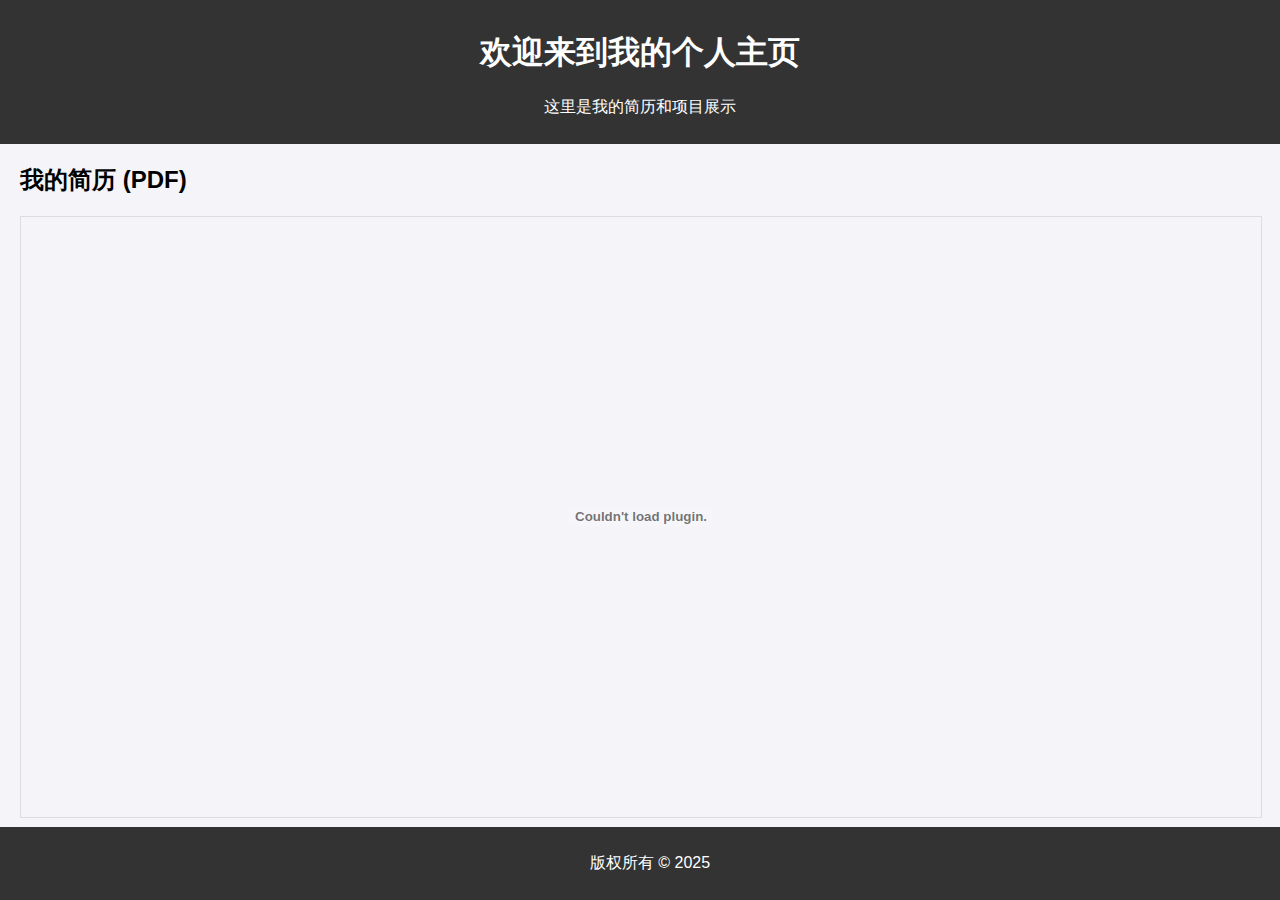
<file: index.html>
<!DOCTYPE html>
<html lang="en">
<head>
    <meta charset="UTF-8">
    <meta name="viewport" content="width=device-width, initial-scale=1.0">
    <title>个人主页</title>
    <style>
        body {
            font-family: Arial, sans-serif;
            background-color: #f4f4f9;
            margin: 0;
            padding: 0;
        }
        header {
            background-color: #333;
            color: white;
            padding: 10px 20px;
            text-align: center;
        }
        .container {
            margin: 20px;
        }
        .pdf-container {
            width: 100%;
            height: 600px;
            border: 1px solid #ddd;
        }
        footer {
            background-color: #333;
            color: white;
            text-align: center;
            padding: 10px;
            position: absolute;
            width: 100%;
            bottom: 0;
        }
    </style>
</head>
<body>

<header>
    <h1>欢迎来到我的个人主页</h1>
    <p>这里是我的简历和项目展示</p>
</header>

<div class="container">
    <h2>我的简历 (PDF)</h2>
    <!-- 这里的 pdf 文件路径可以替换为实际文件的路径 -->
    <div class="pdf-container">
        <embed src="your-resume.pdf" type="application/pdf" width="100%" height="100%">
        <!-- 或者使用 iframe 来嵌入 PDF -->
        <!-- <iframe src="your-resume.pdf" width="100%" height="100%"></iframe> -->
    </div>
</div>

<footer>
    <p>版权所有 &copy; 2025</p>
</footer>

</body>
</html>
</file>
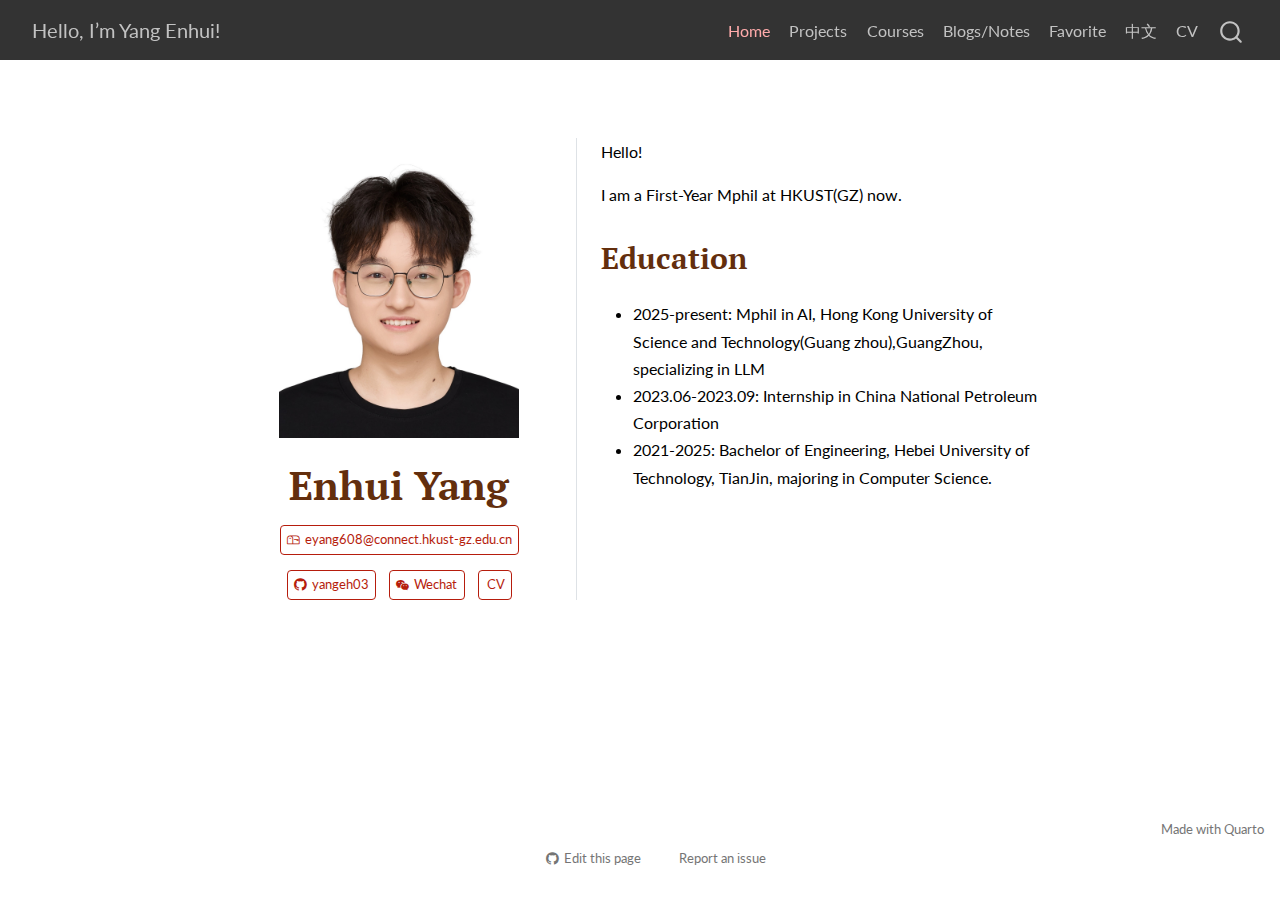
<file: docs/index.html>
<!DOCTYPE html>
<html xmlns="http://www.w3.org/1999/xhtml" lang="en" xml:lang="en"><head>

<meta charset="utf-8">
<meta name="generator" content="quarto-1.8.24">

<meta name="viewport" content="width=device-width, initial-scale=1.0, user-scalable=yes">


<title>Enhui Yang – Hello, I’m Yang Enhui!</title>
<style>
code{white-space: pre-wrap;}
span.smallcaps{font-variant: small-caps;}
div.columns{display: flex; gap: min(4vw, 1.5em);}
div.column{flex: auto; overflow-x: auto;}
div.hanging-indent{margin-left: 1.5em; text-indent: -1.5em;}
ul.task-list{list-style: none;}
ul.task-list li input[type="checkbox"] {
  width: 0.8em;
  margin: 0 0.8em 0.2em -1em; /* quarto-specific, see https://github.com/quarto-dev/quarto-cli/issues/4556 */ 
  vertical-align: middle;
}
</style>


<script src="site_libs/quarto-nav/quarto-nav.js"></script>
<script src="site_libs/quarto-nav/headroom.min.js"></script>
<script src="site_libs/clipboard/clipboard.min.js"></script>
<script src="site_libs/quarto-search/autocomplete.umd.js"></script>
<script src="site_libs/quarto-search/fuse.min.js"></script>
<script src="site_libs/quarto-search/quarto-search.js"></script>
<meta name="quarto:offset" content="./">
<link href="./images/favicon.ico" rel="icon">
<script src="site_libs/quarto-html/quarto.js" type="module"></script>
<script src="site_libs/quarto-html/tabsets/tabsets.js" type="module"></script>
<script src="site_libs/quarto-html/axe/axe-check.js" type="module"></script>
<script src="site_libs/quarto-html/popper.min.js"></script>
<script src="site_libs/quarto-html/tippy.umd.min.js"></script>
<link href="site_libs/quarto-html/tippy.css" rel="stylesheet">
<link href="site_libs/quarto-html/quarto-syntax-highlighting-933c14d29d5c578a38b5020fa70fc493.css" rel="stylesheet" id="quarto-text-highlighting-styles">
<script src="site_libs/bootstrap/bootstrap.min.js"></script>
<link href="site_libs/bootstrap/bootstrap-icons.css" rel="stylesheet">
<link href="site_libs/bootstrap/bootstrap-fd10af68dfd375810b9d505f903e4f58.min.css" rel="stylesheet" append-hash="true" id="quarto-bootstrap" data-mode="light">
<script id="quarto-search-options" type="application/json">{
  "location": "navbar",
  "copy-button": false,
  "collapse-after": 3,
  "panel-placement": "end",
  "type": "overlay",
  "limit": 50,
  "keyboard-shortcut": [
    "f",
    "/",
    "s"
  ],
  "show-item-context": false,
  "language": {
    "search-no-results-text": "No results",
    "search-matching-documents-text": "matching documents",
    "search-copy-link-title": "Copy link to search",
    "search-hide-matches-text": "Hide additional matches",
    "search-more-match-text": "more match in this document",
    "search-more-matches-text": "more matches in this document",
    "search-clear-button-title": "Clear",
    "search-text-placeholder": "",
    "search-detached-cancel-button-title": "Cancel",
    "search-submit-button-title": "Submit",
    "search-label": "Search"
  }
}</script>


</head>

<body class="nav-fixed fullcontent quarto-light">

<div id="quarto-search-results"></div>
  <header id="quarto-header" class="headroom fixed-top">
    <nav class="navbar navbar-expand-lg " data-bs-theme="dark">
      <div class="navbar-container container-fluid">
      <div class="navbar-brand-container mx-auto">
    <a href="./index.html" class="navbar-brand navbar-brand-logo">
    </a>
    <a class="navbar-brand" href="./index.html">
    <span class="navbar-title">Hello, I’m Yang Enhui!</span>
    </a>
  </div>
            <div id="quarto-search" class="" title="Search"></div>
          <button class="navbar-toggler" type="button" data-bs-toggle="collapse" data-bs-target="#navbarCollapse" aria-controls="navbarCollapse" role="menu" aria-expanded="false" aria-label="Toggle navigation" onclick="if (window.quartoToggleHeadroom) { window.quartoToggleHeadroom(); }">
  <span class="navbar-toggler-icon"></span>
</button>
          <div class="collapse navbar-collapse" id="navbarCollapse">
            <ul class="navbar-nav navbar-nav-scroll ms-auto">
  <li class="nav-item">
    <a class="nav-link active" href="./index.html" aria-current="page"> 
<span class="menu-text">Home</span></a>
  </li>  
  <li class="nav-item">
    <a class="nav-link" href="./projects.html"> 
<span class="menu-text">Projects</span></a>
  </li>  
  <li class="nav-item">
    <a class="nav-link" href="./courses.html"> 
<span class="menu-text">Courses</span></a>
  </li>  
  <li class="nav-item">
    <a class="nav-link" href="./notes.html"> 
<span class="menu-text">Blogs/Notes</span></a>
  </li>  
  <li class="nav-item">
    <a class="nav-link" href="./favorite.html"> 
<span class="menu-text">Favorite</span></a>
  </li>  
  <li class="nav-item">
    <a class="nav-link" href="./yangenhui.pdf"> 
<span class="menu-text">中文</span></a>
  </li>  
  <li class="nav-item">
    <a class="nav-link" href="./yangenhui.pdf"> 
<span class="menu-text">CV</span></a>
  </li>  
</ul>
          </div> <!-- /navcollapse -->
            <div class="quarto-navbar-tools">
</div>
      </div> <!-- /container-fluid -->
    </nav>
</header>
<!-- content -->
<div id="quarto-content" class="quarto-container page-columns page-rows-contents page-layout-article page-navbar">
<!-- sidebar -->
<!-- margin-sidebar -->
    
<!-- main -->
<main class="content" id="quarto-document-content">




<div class="quarto-about-trestles">
  <div class="about-entity">
    <img src="images/yangenhui2.jpg" class="about-image
  rectangle " style="width: 15em;">
<header id="title-block-header" class="quarto-title-block default">
<div class="quarto-title">
<h1 class="title">Enhui Yang</h1>
</div>
<div class="quarto-title-meta">
  </div>
</header>
    <div class="about-links">
  <a href="mailto:eyang608@connect.hkust-gz.edu.cn" class="about-link" rel="" target="">
    <i class="bi bi-mailbox"></i>
     <span class="about-link-text">eyang608@connect.hkust-gz.edu.cn</span>
  </a>
  <a href="https://github.com/yangeh03" class="about-link" rel="" target="">
    <i class="bi bi-github"></i>
     <span class="about-link-text">yangeh03</span>
  </a>
  <a href="/images/Wechat.JPG" class="about-link" rel="" target="">
    <i class="bi bi-wechat"></i>
     <span class="about-link-text">Wechat</span>
  </a>
  <a href="/yangenhui.pdf" class="about-link" rel="" target="">
    <i class="bi bi-📝"></i>
     <span class="about-link-text">CV</span>
  </a>
</div>
  </div>
  <div class="about-contents"><div id="hero-heading">
<p>Hello!</p>
<p>I am a First-Year Mphil at HKUST(GZ) now.</p>
<section id="education" class="level2">
<h2 data-anchor-id="education">Education</h2>
<ul>
<li>2025-present: Mphil in AI, Hong Kong University of Science and Technology(Guang zhou),GuangZhou, specializing in LLM</li>
<li>2023.06-2023.09: Internship in China National Petroleum Corporation</li>
<li>2021-2025: Bachelor of Engineering, Hebei University of Technology, TianJin, majoring in Computer Science.</li>
</ul>
</section>
</div></div>
</div>





</main> <!-- /main -->
<script id="quarto-html-after-body" type="application/javascript">
  window.document.addEventListener("DOMContentLoaded", function (event) {
    const isCodeAnnotation = (el) => {
      for (const clz of el.classList) {
        if (clz.startsWith('code-annotation-')) {                     
          return true;
        }
      }
      return false;
    }
    const onCopySuccess = function(e) {
      // button target
      const button = e.trigger;
      // don't keep focus
      button.blur();
      // flash "checked"
      button.classList.add('code-copy-button-checked');
      var currentTitle = button.getAttribute("title");
      button.setAttribute("title", "Copied!");
      let tooltip;
      if (window.bootstrap) {
        button.setAttribute("data-bs-toggle", "tooltip");
        button.setAttribute("data-bs-placement", "left");
        button.setAttribute("data-bs-title", "Copied!");
        tooltip = new bootstrap.Tooltip(button, 
          { trigger: "manual", 
            customClass: "code-copy-button-tooltip",
            offset: [0, -8]});
        tooltip.show();    
      }
      setTimeout(function() {
        if (tooltip) {
          tooltip.hide();
          button.removeAttribute("data-bs-title");
          button.removeAttribute("data-bs-toggle");
          button.removeAttribute("data-bs-placement");
        }
        button.setAttribute("title", currentTitle);
        button.classList.remove('code-copy-button-checked');
      }, 1000);
      // clear code selection
      e.clearSelection();
    }
    const getTextToCopy = function(trigger) {
      const outerScaffold = trigger.parentElement.cloneNode(true);
      const codeEl = outerScaffold.querySelector('code');
      for (const childEl of codeEl.children) {
        if (isCodeAnnotation(childEl)) {
          childEl.remove();
        }
      }
      return codeEl.innerText;
    }
    const clipboard = new window.ClipboardJS('.code-copy-button:not([data-in-quarto-modal])', {
      text: getTextToCopy
    });
    clipboard.on('success', onCopySuccess);
    if (window.document.getElementById('quarto-embedded-source-code-modal')) {
      const clipboardModal = new window.ClipboardJS('.code-copy-button[data-in-quarto-modal]', {
        text: getTextToCopy,
        container: window.document.getElementById('quarto-embedded-source-code-modal')
      });
      clipboardModal.on('success', onCopySuccess);
    }
      var localhostRegex = new RegExp(/^(?:http|https):\/\/localhost\:?[0-9]*\//);
      var mailtoRegex = new RegExp(/^mailto:/);
        var filterRegex = new RegExp("https:\/\/yangeh03\.github\.io");
      var isInternal = (href) => {
          return filterRegex.test(href) || localhostRegex.test(href) || mailtoRegex.test(href);
      }
      // Inspect non-navigation links and adorn them if external
     var links = window.document.querySelectorAll('a[href]:not(.nav-link):not(.navbar-brand):not(.toc-action):not(.sidebar-link):not(.sidebar-item-toggle):not(.pagination-link):not(.no-external):not([aria-hidden]):not(.dropdown-item):not(.quarto-navigation-tool):not(.about-link)');
      for (var i=0; i<links.length; i++) {
        const link = links[i];
        if (!isInternal(link.href)) {
          // undo the damage that might have been done by quarto-nav.js in the case of
          // links that we want to consider external
          if (link.dataset.originalHref !== undefined) {
            link.href = link.dataset.originalHref;
          }
        }
      }
    function tippyHover(el, contentFn, onTriggerFn, onUntriggerFn) {
      const config = {
        allowHTML: true,
        maxWidth: 500,
        delay: 100,
        arrow: false,
        appendTo: function(el) {
            return el.parentElement;
        },
        interactive: true,
        interactiveBorder: 10,
        theme: 'quarto',
        placement: 'bottom-start',
      };
      if (contentFn) {
        config.content = contentFn;
      }
      if (onTriggerFn) {
        config.onTrigger = onTriggerFn;
      }
      if (onUntriggerFn) {
        config.onUntrigger = onUntriggerFn;
      }
      window.tippy(el, config); 
    }
    const noterefs = window.document.querySelectorAll('a[role="doc-noteref"]');
    for (var i=0; i<noterefs.length; i++) {
      const ref = noterefs[i];
      tippyHover(ref, function() {
        // use id or data attribute instead here
        let href = ref.getAttribute('data-footnote-href') || ref.getAttribute('href');
        try { href = new URL(href).hash; } catch {}
        const id = href.replace(/^#\/?/, "");
        const note = window.document.getElementById(id);
        if (note) {
          return note.innerHTML;
        } else {
          return "";
        }
      });
    }
    const xrefs = window.document.querySelectorAll('a.quarto-xref');
    const processXRef = (id, note) => {
      // Strip column container classes
      const stripColumnClz = (el) => {
        el.classList.remove("page-full", "page-columns");
        if (el.children) {
          for (const child of el.children) {
            stripColumnClz(child);
          }
        }
      }
      stripColumnClz(note)
      if (id === null || id.startsWith('sec-')) {
        // Special case sections, only their first couple elements
        const container = document.createElement("div");
        if (note.children && note.children.length > 2) {
          container.appendChild(note.children[0].cloneNode(true));
          for (let i = 1; i < note.children.length; i++) {
            const child = note.children[i];
            if (child.tagName === "P" && child.innerText === "") {
              continue;
            } else {
              container.appendChild(child.cloneNode(true));
              break;
            }
          }
          if (window.Quarto?.typesetMath) {
            window.Quarto.typesetMath(container);
          }
          return container.innerHTML
        } else {
          if (window.Quarto?.typesetMath) {
            window.Quarto.typesetMath(note);
          }
          return note.innerHTML;
        }
      } else {
        // Remove any anchor links if they are present
        const anchorLink = note.querySelector('a.anchorjs-link');
        if (anchorLink) {
          anchorLink.remove();
        }
        if (window.Quarto?.typesetMath) {
          window.Quarto.typesetMath(note);
        }
        if (note.classList.contains("callout")) {
          return note.outerHTML;
        } else {
          return note.innerHTML;
        }
      }
    }
    for (var i=0; i<xrefs.length; i++) {
      const xref = xrefs[i];
      tippyHover(xref, undefined, function(instance) {
        instance.disable();
        let url = xref.getAttribute('href');
        let hash = undefined; 
        if (url.startsWith('#')) {
          hash = url;
        } else {
          try { hash = new URL(url).hash; } catch {}
        }
        if (hash) {
          const id = hash.replace(/^#\/?/, "");
          const note = window.document.getElementById(id);
          if (note !== null) {
            try {
              const html = processXRef(id, note.cloneNode(true));
              instance.setContent(html);
            } finally {
              instance.enable();
              instance.show();
            }
          } else {
            // See if we can fetch this
            fetch(url.split('#')[0])
            .then(res => res.text())
            .then(html => {
              const parser = new DOMParser();
              const htmlDoc = parser.parseFromString(html, "text/html");
              const note = htmlDoc.getElementById(id);
              if (note !== null) {
                const html = processXRef(id, note);
                instance.setContent(html);
              } 
            }).finally(() => {
              instance.enable();
              instance.show();
            });
          }
        } else {
          // See if we can fetch a full url (with no hash to target)
          // This is a special case and we should probably do some content thinning / targeting
          fetch(url)
          .then(res => res.text())
          .then(html => {
            const parser = new DOMParser();
            const htmlDoc = parser.parseFromString(html, "text/html");
            const note = htmlDoc.querySelector('main.content');
            if (note !== null) {
              // This should only happen for chapter cross references
              // (since there is no id in the URL)
              // remove the first header
              if (note.children.length > 0 && note.children[0].tagName === "HEADER") {
                note.children[0].remove();
              }
              const html = processXRef(null, note);
              instance.setContent(html);
            } 
          }).finally(() => {
            instance.enable();
            instance.show();
          });
        }
      }, function(instance) {
      });
    }
        let selectedAnnoteEl;
        const selectorForAnnotation = ( cell, annotation) => {
          let cellAttr = 'data-code-cell="' + cell + '"';
          let lineAttr = 'data-code-annotation="' +  annotation + '"';
          const selector = 'span[' + cellAttr + '][' + lineAttr + ']';
          return selector;
        }
        const selectCodeLines = (annoteEl) => {
          const doc = window.document;
          const targetCell = annoteEl.getAttribute("data-target-cell");
          const targetAnnotation = annoteEl.getAttribute("data-target-annotation");
          const annoteSpan = window.document.querySelector(selectorForAnnotation(targetCell, targetAnnotation));
          const lines = annoteSpan.getAttribute("data-code-lines").split(",");
          const lineIds = lines.map((line) => {
            return targetCell + "-" + line;
          })
          let top = null;
          let height = null;
          let parent = null;
          if (lineIds.length > 0) {
              //compute the position of the single el (top and bottom and make a div)
              const el = window.document.getElementById(lineIds[0]);
              top = el.offsetTop;
              height = el.offsetHeight;
              parent = el.parentElement.parentElement;
            if (lineIds.length > 1) {
              const lastEl = window.document.getElementById(lineIds[lineIds.length - 1]);
              const bottom = lastEl.offsetTop + lastEl.offsetHeight;
              height = bottom - top;
            }
            if (top !== null && height !== null && parent !== null) {
              // cook up a div (if necessary) and position it 
              let div = window.document.getElementById("code-annotation-line-highlight");
              if (div === null) {
                div = window.document.createElement("div");
                div.setAttribute("id", "code-annotation-line-highlight");
                div.style.position = 'absolute';
                parent.appendChild(div);
              }
              div.style.top = top - 2 + "px";
              div.style.height = height + 4 + "px";
              div.style.left = 0;
              let gutterDiv = window.document.getElementById("code-annotation-line-highlight-gutter");
              if (gutterDiv === null) {
                gutterDiv = window.document.createElement("div");
                gutterDiv.setAttribute("id", "code-annotation-line-highlight-gutter");
                gutterDiv.style.position = 'absolute';
                const codeCell = window.document.getElementById(targetCell);
                const gutter = codeCell.querySelector('.code-annotation-gutter');
                gutter.appendChild(gutterDiv);
              }
              gutterDiv.style.top = top - 2 + "px";
              gutterDiv.style.height = height + 4 + "px";
            }
            selectedAnnoteEl = annoteEl;
          }
        };
        const unselectCodeLines = () => {
          const elementsIds = ["code-annotation-line-highlight", "code-annotation-line-highlight-gutter"];
          elementsIds.forEach((elId) => {
            const div = window.document.getElementById(elId);
            if (div) {
              div.remove();
            }
          });
          selectedAnnoteEl = undefined;
        };
          // Handle positioning of the toggle
      window.addEventListener(
        "resize",
        throttle(() => {
          elRect = undefined;
          if (selectedAnnoteEl) {
            selectCodeLines(selectedAnnoteEl);
          }
        }, 10)
      );
      function throttle(fn, ms) {
      let throttle = false;
      let timer;
        return (...args) => {
          if(!throttle) { // first call gets through
              fn.apply(this, args);
              throttle = true;
          } else { // all the others get throttled
              if(timer) clearTimeout(timer); // cancel #2
              timer = setTimeout(() => {
                fn.apply(this, args);
                timer = throttle = false;
              }, ms);
          }
        };
      }
        // Attach click handler to the DT
        const annoteDls = window.document.querySelectorAll('dt[data-target-cell]');
        for (const annoteDlNode of annoteDls) {
          annoteDlNode.addEventListener('click', (event) => {
            const clickedEl = event.target;
            if (clickedEl !== selectedAnnoteEl) {
              unselectCodeLines();
              const activeEl = window.document.querySelector('dt[data-target-cell].code-annotation-active');
              if (activeEl) {
                activeEl.classList.remove('code-annotation-active');
              }
              selectCodeLines(clickedEl);
              clickedEl.classList.add('code-annotation-active');
            } else {
              // Unselect the line
              unselectCodeLines();
              clickedEl.classList.remove('code-annotation-active');
            }
          });
        }
    const findCites = (el) => {
      const parentEl = el.parentElement;
      if (parentEl) {
        const cites = parentEl.dataset.cites;
        if (cites) {
          return {
            el,
            cites: cites.split(' ')
          };
        } else {
          return findCites(el.parentElement)
        }
      } else {
        return undefined;
      }
    };
    var bibliorefs = window.document.querySelectorAll('a[role="doc-biblioref"]');
    for (var i=0; i<bibliorefs.length; i++) {
      const ref = bibliorefs[i];
      const citeInfo = findCites(ref);
      if (citeInfo) {
        tippyHover(citeInfo.el, function() {
          var popup = window.document.createElement('div');
          citeInfo.cites.forEach(function(cite) {
            var citeDiv = window.document.createElement('div');
            citeDiv.classList.add('hanging-indent');
            citeDiv.classList.add('csl-entry');
            var biblioDiv = window.document.getElementById('ref-' + cite);
            if (biblioDiv) {
              citeDiv.innerHTML = biblioDiv.innerHTML;
            }
            popup.appendChild(citeDiv);
          });
          return popup.innerHTML;
        });
      }
    }
  });
  </script>
</div> <!-- /content -->
<footer class="footer">
  <div class="nav-footer">
    <div class="nav-footer-left">
      &nbsp;
    </div>   
    <div class="nav-footer-center">
      &nbsp;
    <div class="toc-actions"><ul><li><a href="https://github.com/yangeh03/yangeh03.github.io/edit/main/index.qmd" class="toc-action"><i class="bi bi-github"></i>Edit this page</a></li><li><a href="https://github.com/yangeh03/yangeh03.github.io/issues/new" class="toc-action"><i class="bi empty"></i>Report an issue</a></li></ul></div></div>
    <div class="nav-footer-right">
<p>Made with <a href="https://quarto.org/">Quarto</a><br></p>
</div>
  </div>
</footer>




</body></html>
</file>
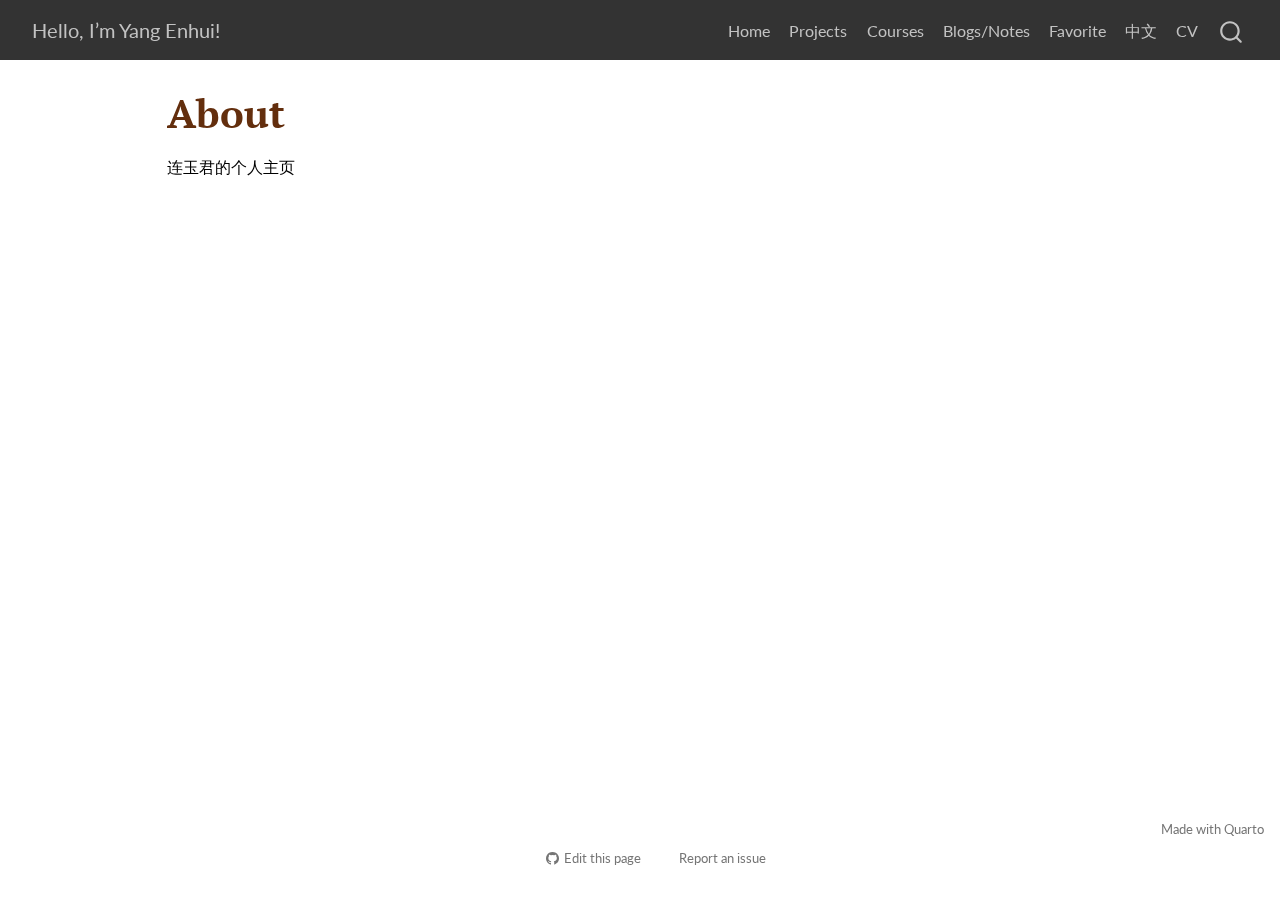
<file: docs/about.html>
<!DOCTYPE html>
<html xmlns="http://www.w3.org/1999/xhtml" lang="en" xml:lang="en"><head>

<meta charset="utf-8">
<meta name="generator" content="quarto-1.8.24">

<meta name="viewport" content="width=device-width, initial-scale=1.0, user-scalable=yes">


<title>About – Hello, I’m Yang Enhui!</title>
<style>
code{white-space: pre-wrap;}
span.smallcaps{font-variant: small-caps;}
div.columns{display: flex; gap: min(4vw, 1.5em);}
div.column{flex: auto; overflow-x: auto;}
div.hanging-indent{margin-left: 1.5em; text-indent: -1.5em;}
ul.task-list{list-style: none;}
ul.task-list li input[type="checkbox"] {
  width: 0.8em;
  margin: 0 0.8em 0.2em -1em; /* quarto-specific, see https://github.com/quarto-dev/quarto-cli/issues/4556 */ 
  vertical-align: middle;
}
</style>


<script src="site_libs/quarto-nav/quarto-nav.js"></script>
<script src="site_libs/quarto-nav/headroom.min.js"></script>
<script src="site_libs/clipboard/clipboard.min.js"></script>
<script src="site_libs/quarto-search/autocomplete.umd.js"></script>
<script src="site_libs/quarto-search/fuse.min.js"></script>
<script src="site_libs/quarto-search/quarto-search.js"></script>
<meta name="quarto:offset" content="./">
<link href="./images/favicon.ico" rel="icon">
<script src="site_libs/quarto-html/quarto.js" type="module"></script>
<script src="site_libs/quarto-html/tabsets/tabsets.js" type="module"></script>
<script src="site_libs/quarto-html/axe/axe-check.js" type="module"></script>
<script src="site_libs/quarto-html/popper.min.js"></script>
<script src="site_libs/quarto-html/tippy.umd.min.js"></script>
<script src="site_libs/quarto-html/anchor.min.js"></script>
<link href="site_libs/quarto-html/tippy.css" rel="stylesheet">
<link href="site_libs/quarto-html/quarto-syntax-highlighting-933c14d29d5c578a38b5020fa70fc493.css" rel="stylesheet" id="quarto-text-highlighting-styles">
<script src="site_libs/bootstrap/bootstrap.min.js"></script>
<link href="site_libs/bootstrap/bootstrap-icons.css" rel="stylesheet">
<link href="site_libs/bootstrap/bootstrap-fd10af68dfd375810b9d505f903e4f58.min.css" rel="stylesheet" append-hash="true" id="quarto-bootstrap" data-mode="light">
<script id="quarto-search-options" type="application/json">{
  "location": "navbar",
  "copy-button": false,
  "collapse-after": 3,
  "panel-placement": "end",
  "type": "overlay",
  "limit": 50,
  "keyboard-shortcut": [
    "f",
    "/",
    "s"
  ],
  "show-item-context": false,
  "language": {
    "search-no-results-text": "No results",
    "search-matching-documents-text": "matching documents",
    "search-copy-link-title": "Copy link to search",
    "search-hide-matches-text": "Hide additional matches",
    "search-more-match-text": "more match in this document",
    "search-more-matches-text": "more matches in this document",
    "search-clear-button-title": "Clear",
    "search-text-placeholder": "",
    "search-detached-cancel-button-title": "Cancel",
    "search-submit-button-title": "Submit",
    "search-label": "Search"
  }
}</script>


</head>

<body class="nav-fixed quarto-light">

<div id="quarto-search-results"></div>
  <header id="quarto-header" class="headroom fixed-top">
    <nav class="navbar navbar-expand-lg " data-bs-theme="dark">
      <div class="navbar-container container-fluid">
      <div class="navbar-brand-container mx-auto">
    <a href="./index.html" class="navbar-brand navbar-brand-logo">
    </a>
    <a class="navbar-brand" href="./index.html">
    <span class="navbar-title">Hello, I’m Yang Enhui!</span>
    </a>
  </div>
            <div id="quarto-search" class="" title="Search"></div>
          <button class="navbar-toggler" type="button" data-bs-toggle="collapse" data-bs-target="#navbarCollapse" aria-controls="navbarCollapse" role="menu" aria-expanded="false" aria-label="Toggle navigation" onclick="if (window.quartoToggleHeadroom) { window.quartoToggleHeadroom(); }">
  <span class="navbar-toggler-icon"></span>
</button>
          <div class="collapse navbar-collapse" id="navbarCollapse">
            <ul class="navbar-nav navbar-nav-scroll ms-auto">
  <li class="nav-item">
    <a class="nav-link" href="./index.html"> 
<span class="menu-text">Home</span></a>
  </li>  
  <li class="nav-item">
    <a class="nav-link" href="./projects.html"> 
<span class="menu-text">Projects</span></a>
  </li>  
  <li class="nav-item">
    <a class="nav-link" href="./courses.html"> 
<span class="menu-text">Courses</span></a>
  </li>  
  <li class="nav-item">
    <a class="nav-link" href="./notes.html"> 
<span class="menu-text">Blogs/Notes</span></a>
  </li>  
  <li class="nav-item">
    <a class="nav-link" href="./favorite.html"> 
<span class="menu-text">Favorite</span></a>
  </li>  
  <li class="nav-item">
    <a class="nav-link" href="./yangenhui.pdf"> 
<span class="menu-text">中文</span></a>
  </li>  
  <li class="nav-item">
    <a class="nav-link" href="./yangenhui.pdf"> 
<span class="menu-text">CV</span></a>
  </li>  
</ul>
          </div> <!-- /navcollapse -->
            <div class="quarto-navbar-tools">
</div>
      </div> <!-- /container-fluid -->
    </nav>
</header>
<!-- content -->
<div id="quarto-content" class="quarto-container page-columns page-rows-contents page-layout-article page-navbar">
<!-- sidebar -->
<!-- margin-sidebar -->
    <div id="quarto-margin-sidebar" class="sidebar margin-sidebar zindex-bottom">
        
    </div>
<!-- main -->
<main class="content" id="quarto-document-content">

<header id="title-block-header" class="quarto-title-block default">
<div class="quarto-title">
<h1 class="title">About</h1>
</div>



<div class="quarto-title-meta">

    
  
    
  </div>
  


</header>


<p>连玉君的个人主页</p>



</main> <!-- /main -->
<script id="quarto-html-after-body" type="application/javascript">
  window.document.addEventListener("DOMContentLoaded", function (event) {
    const icon = "";
    const anchorJS = new window.AnchorJS();
    anchorJS.options = {
      placement: 'right',
      icon: icon
    };
    anchorJS.add('.anchored');
    const isCodeAnnotation = (el) => {
      for (const clz of el.classList) {
        if (clz.startsWith('code-annotation-')) {                     
          return true;
        }
      }
      return false;
    }
    const onCopySuccess = function(e) {
      // button target
      const button = e.trigger;
      // don't keep focus
      button.blur();
      // flash "checked"
      button.classList.add('code-copy-button-checked');
      var currentTitle = button.getAttribute("title");
      button.setAttribute("title", "Copied!");
      let tooltip;
      if (window.bootstrap) {
        button.setAttribute("data-bs-toggle", "tooltip");
        button.setAttribute("data-bs-placement", "left");
        button.setAttribute("data-bs-title", "Copied!");
        tooltip = new bootstrap.Tooltip(button, 
          { trigger: "manual", 
            customClass: "code-copy-button-tooltip",
            offset: [0, -8]});
        tooltip.show();    
      }
      setTimeout(function() {
        if (tooltip) {
          tooltip.hide();
          button.removeAttribute("data-bs-title");
          button.removeAttribute("data-bs-toggle");
          button.removeAttribute("data-bs-placement");
        }
        button.setAttribute("title", currentTitle);
        button.classList.remove('code-copy-button-checked');
      }, 1000);
      // clear code selection
      e.clearSelection();
    }
    const getTextToCopy = function(trigger) {
      const outerScaffold = trigger.parentElement.cloneNode(true);
      const codeEl = outerScaffold.querySelector('code');
      for (const childEl of codeEl.children) {
        if (isCodeAnnotation(childEl)) {
          childEl.remove();
        }
      }
      return codeEl.innerText;
    }
    const clipboard = new window.ClipboardJS('.code-copy-button:not([data-in-quarto-modal])', {
      text: getTextToCopy
    });
    clipboard.on('success', onCopySuccess);
    if (window.document.getElementById('quarto-embedded-source-code-modal')) {
      const clipboardModal = new window.ClipboardJS('.code-copy-button[data-in-quarto-modal]', {
        text: getTextToCopy,
        container: window.document.getElementById('quarto-embedded-source-code-modal')
      });
      clipboardModal.on('success', onCopySuccess);
    }
      var localhostRegex = new RegExp(/^(?:http|https):\/\/localhost\:?[0-9]*\//);
      var mailtoRegex = new RegExp(/^mailto:/);
        var filterRegex = new RegExp("https:\/\/yangeh03\.github\.io");
      var isInternal = (href) => {
          return filterRegex.test(href) || localhostRegex.test(href) || mailtoRegex.test(href);
      }
      // Inspect non-navigation links and adorn them if external
     var links = window.document.querySelectorAll('a[href]:not(.nav-link):not(.navbar-brand):not(.toc-action):not(.sidebar-link):not(.sidebar-item-toggle):not(.pagination-link):not(.no-external):not([aria-hidden]):not(.dropdown-item):not(.quarto-navigation-tool):not(.about-link)');
      for (var i=0; i<links.length; i++) {
        const link = links[i];
        if (!isInternal(link.href)) {
          // undo the damage that might have been done by quarto-nav.js in the case of
          // links that we want to consider external
          if (link.dataset.originalHref !== undefined) {
            link.href = link.dataset.originalHref;
          }
        }
      }
    function tippyHover(el, contentFn, onTriggerFn, onUntriggerFn) {
      const config = {
        allowHTML: true,
        maxWidth: 500,
        delay: 100,
        arrow: false,
        appendTo: function(el) {
            return el.parentElement;
        },
        interactive: true,
        interactiveBorder: 10,
        theme: 'quarto',
        placement: 'bottom-start',
      };
      if (contentFn) {
        config.content = contentFn;
      }
      if (onTriggerFn) {
        config.onTrigger = onTriggerFn;
      }
      if (onUntriggerFn) {
        config.onUntrigger = onUntriggerFn;
      }
      window.tippy(el, config); 
    }
    const noterefs = window.document.querySelectorAll('a[role="doc-noteref"]');
    for (var i=0; i<noterefs.length; i++) {
      const ref = noterefs[i];
      tippyHover(ref, function() {
        // use id or data attribute instead here
        let href = ref.getAttribute('data-footnote-href') || ref.getAttribute('href');
        try { href = new URL(href).hash; } catch {}
        const id = href.replace(/^#\/?/, "");
        const note = window.document.getElementById(id);
        if (note) {
          return note.innerHTML;
        } else {
          return "";
        }
      });
    }
    const xrefs = window.document.querySelectorAll('a.quarto-xref');
    const processXRef = (id, note) => {
      // Strip column container classes
      const stripColumnClz = (el) => {
        el.classList.remove("page-full", "page-columns");
        if (el.children) {
          for (const child of el.children) {
            stripColumnClz(child);
          }
        }
      }
      stripColumnClz(note)
      if (id === null || id.startsWith('sec-')) {
        // Special case sections, only their first couple elements
        const container = document.createElement("div");
        if (note.children && note.children.length > 2) {
          container.appendChild(note.children[0].cloneNode(true));
          for (let i = 1; i < note.children.length; i++) {
            const child = note.children[i];
            if (child.tagName === "P" && child.innerText === "") {
              continue;
            } else {
              container.appendChild(child.cloneNode(true));
              break;
            }
          }
          if (window.Quarto?.typesetMath) {
            window.Quarto.typesetMath(container);
          }
          return container.innerHTML
        } else {
          if (window.Quarto?.typesetMath) {
            window.Quarto.typesetMath(note);
          }
          return note.innerHTML;
        }
      } else {
        // Remove any anchor links if they are present
        const anchorLink = note.querySelector('a.anchorjs-link');
        if (anchorLink) {
          anchorLink.remove();
        }
        if (window.Quarto?.typesetMath) {
          window.Quarto.typesetMath(note);
        }
        if (note.classList.contains("callout")) {
          return note.outerHTML;
        } else {
          return note.innerHTML;
        }
      }
    }
    for (var i=0; i<xrefs.length; i++) {
      const xref = xrefs[i];
      tippyHover(xref, undefined, function(instance) {
        instance.disable();
        let url = xref.getAttribute('href');
        let hash = undefined; 
        if (url.startsWith('#')) {
          hash = url;
        } else {
          try { hash = new URL(url).hash; } catch {}
        }
        if (hash) {
          const id = hash.replace(/^#\/?/, "");
          const note = window.document.getElementById(id);
          if (note !== null) {
            try {
              const html = processXRef(id, note.cloneNode(true));
              instance.setContent(html);
            } finally {
              instance.enable();
              instance.show();
            }
          } else {
            // See if we can fetch this
            fetch(url.split('#')[0])
            .then(res => res.text())
            .then(html => {
              const parser = new DOMParser();
              const htmlDoc = parser.parseFromString(html, "text/html");
              const note = htmlDoc.getElementById(id);
              if (note !== null) {
                const html = processXRef(id, note);
                instance.setContent(html);
              } 
            }).finally(() => {
              instance.enable();
              instance.show();
            });
          }
        } else {
          // See if we can fetch a full url (with no hash to target)
          // This is a special case and we should probably do some content thinning / targeting
          fetch(url)
          .then(res => res.text())
          .then(html => {
            const parser = new DOMParser();
            const htmlDoc = parser.parseFromString(html, "text/html");
            const note = htmlDoc.querySelector('main.content');
            if (note !== null) {
              // This should only happen for chapter cross references
              // (since there is no id in the URL)
              // remove the first header
              if (note.children.length > 0 && note.children[0].tagName === "HEADER") {
                note.children[0].remove();
              }
              const html = processXRef(null, note);
              instance.setContent(html);
            } 
          }).finally(() => {
            instance.enable();
            instance.show();
          });
        }
      }, function(instance) {
      });
    }
        let selectedAnnoteEl;
        const selectorForAnnotation = ( cell, annotation) => {
          let cellAttr = 'data-code-cell="' + cell + '"';
          let lineAttr = 'data-code-annotation="' +  annotation + '"';
          const selector = 'span[' + cellAttr + '][' + lineAttr + ']';
          return selector;
        }
        const selectCodeLines = (annoteEl) => {
          const doc = window.document;
          const targetCell = annoteEl.getAttribute("data-target-cell");
          const targetAnnotation = annoteEl.getAttribute("data-target-annotation");
          const annoteSpan = window.document.querySelector(selectorForAnnotation(targetCell, targetAnnotation));
          const lines = annoteSpan.getAttribute("data-code-lines").split(",");
          const lineIds = lines.map((line) => {
            return targetCell + "-" + line;
          })
          let top = null;
          let height = null;
          let parent = null;
          if (lineIds.length > 0) {
              //compute the position of the single el (top and bottom and make a div)
              const el = window.document.getElementById(lineIds[0]);
              top = el.offsetTop;
              height = el.offsetHeight;
              parent = el.parentElement.parentElement;
            if (lineIds.length > 1) {
              const lastEl = window.document.getElementById(lineIds[lineIds.length - 1]);
              const bottom = lastEl.offsetTop + lastEl.offsetHeight;
              height = bottom - top;
            }
            if (top !== null && height !== null && parent !== null) {
              // cook up a div (if necessary) and position it 
              let div = window.document.getElementById("code-annotation-line-highlight");
              if (div === null) {
                div = window.document.createElement("div");
                div.setAttribute("id", "code-annotation-line-highlight");
                div.style.position = 'absolute';
                parent.appendChild(div);
              }
              div.style.top = top - 2 + "px";
              div.style.height = height + 4 + "px";
              div.style.left = 0;
              let gutterDiv = window.document.getElementById("code-annotation-line-highlight-gutter");
              if (gutterDiv === null) {
                gutterDiv = window.document.createElement("div");
                gutterDiv.setAttribute("id", "code-annotation-line-highlight-gutter");
                gutterDiv.style.position = 'absolute';
                const codeCell = window.document.getElementById(targetCell);
                const gutter = codeCell.querySelector('.code-annotation-gutter');
                gutter.appendChild(gutterDiv);
              }
              gutterDiv.style.top = top - 2 + "px";
              gutterDiv.style.height = height + 4 + "px";
            }
            selectedAnnoteEl = annoteEl;
          }
        };
        const unselectCodeLines = () => {
          const elementsIds = ["code-annotation-line-highlight", "code-annotation-line-highlight-gutter"];
          elementsIds.forEach((elId) => {
            const div = window.document.getElementById(elId);
            if (div) {
              div.remove();
            }
          });
          selectedAnnoteEl = undefined;
        };
          // Handle positioning of the toggle
      window.addEventListener(
        "resize",
        throttle(() => {
          elRect = undefined;
          if (selectedAnnoteEl) {
            selectCodeLines(selectedAnnoteEl);
          }
        }, 10)
      );
      function throttle(fn, ms) {
      let throttle = false;
      let timer;
        return (...args) => {
          if(!throttle) { // first call gets through
              fn.apply(this, args);
              throttle = true;
          } else { // all the others get throttled
              if(timer) clearTimeout(timer); // cancel #2
              timer = setTimeout(() => {
                fn.apply(this, args);
                timer = throttle = false;
              }, ms);
          }
        };
      }
        // Attach click handler to the DT
        const annoteDls = window.document.querySelectorAll('dt[data-target-cell]');
        for (const annoteDlNode of annoteDls) {
          annoteDlNode.addEventListener('click', (event) => {
            const clickedEl = event.target;
            if (clickedEl !== selectedAnnoteEl) {
              unselectCodeLines();
              const activeEl = window.document.querySelector('dt[data-target-cell].code-annotation-active');
              if (activeEl) {
                activeEl.classList.remove('code-annotation-active');
              }
              selectCodeLines(clickedEl);
              clickedEl.classList.add('code-annotation-active');
            } else {
              // Unselect the line
              unselectCodeLines();
              clickedEl.classList.remove('code-annotation-active');
            }
          });
        }
    const findCites = (el) => {
      const parentEl = el.parentElement;
      if (parentEl) {
        const cites = parentEl.dataset.cites;
        if (cites) {
          return {
            el,
            cites: cites.split(' ')
          };
        } else {
          return findCites(el.parentElement)
        }
      } else {
        return undefined;
      }
    };
    var bibliorefs = window.document.querySelectorAll('a[role="doc-biblioref"]');
    for (var i=0; i<bibliorefs.length; i++) {
      const ref = bibliorefs[i];
      const citeInfo = findCites(ref);
      if (citeInfo) {
        tippyHover(citeInfo.el, function() {
          var popup = window.document.createElement('div');
          citeInfo.cites.forEach(function(cite) {
            var citeDiv = window.document.createElement('div');
            citeDiv.classList.add('hanging-indent');
            citeDiv.classList.add('csl-entry');
            var biblioDiv = window.document.getElementById('ref-' + cite);
            if (biblioDiv) {
              citeDiv.innerHTML = biblioDiv.innerHTML;
            }
            popup.appendChild(citeDiv);
          });
          return popup.innerHTML;
        });
      }
    }
  });
  </script>
</div> <!-- /content -->
<footer class="footer">
  <div class="nav-footer">
    <div class="nav-footer-left">
      &nbsp;
    </div>   
    <div class="nav-footer-center">
      &nbsp;
    <div class="toc-actions"><ul><li><a href="https://github.com/yangeh03/yangeh03.github.io/edit/main/about.qmd" class="toc-action"><i class="bi bi-github"></i>Edit this page</a></li><li><a href="https://github.com/yangeh03/yangeh03.github.io/issues/new" class="toc-action"><i class="bi empty"></i>Report an issue</a></li></ul></div></div>
    <div class="nav-footer-right">
<p>Made with <a href="https://quarto.org/">Quarto</a><br></p>
</div>
  </div>
</footer>




</body></html>
</file>
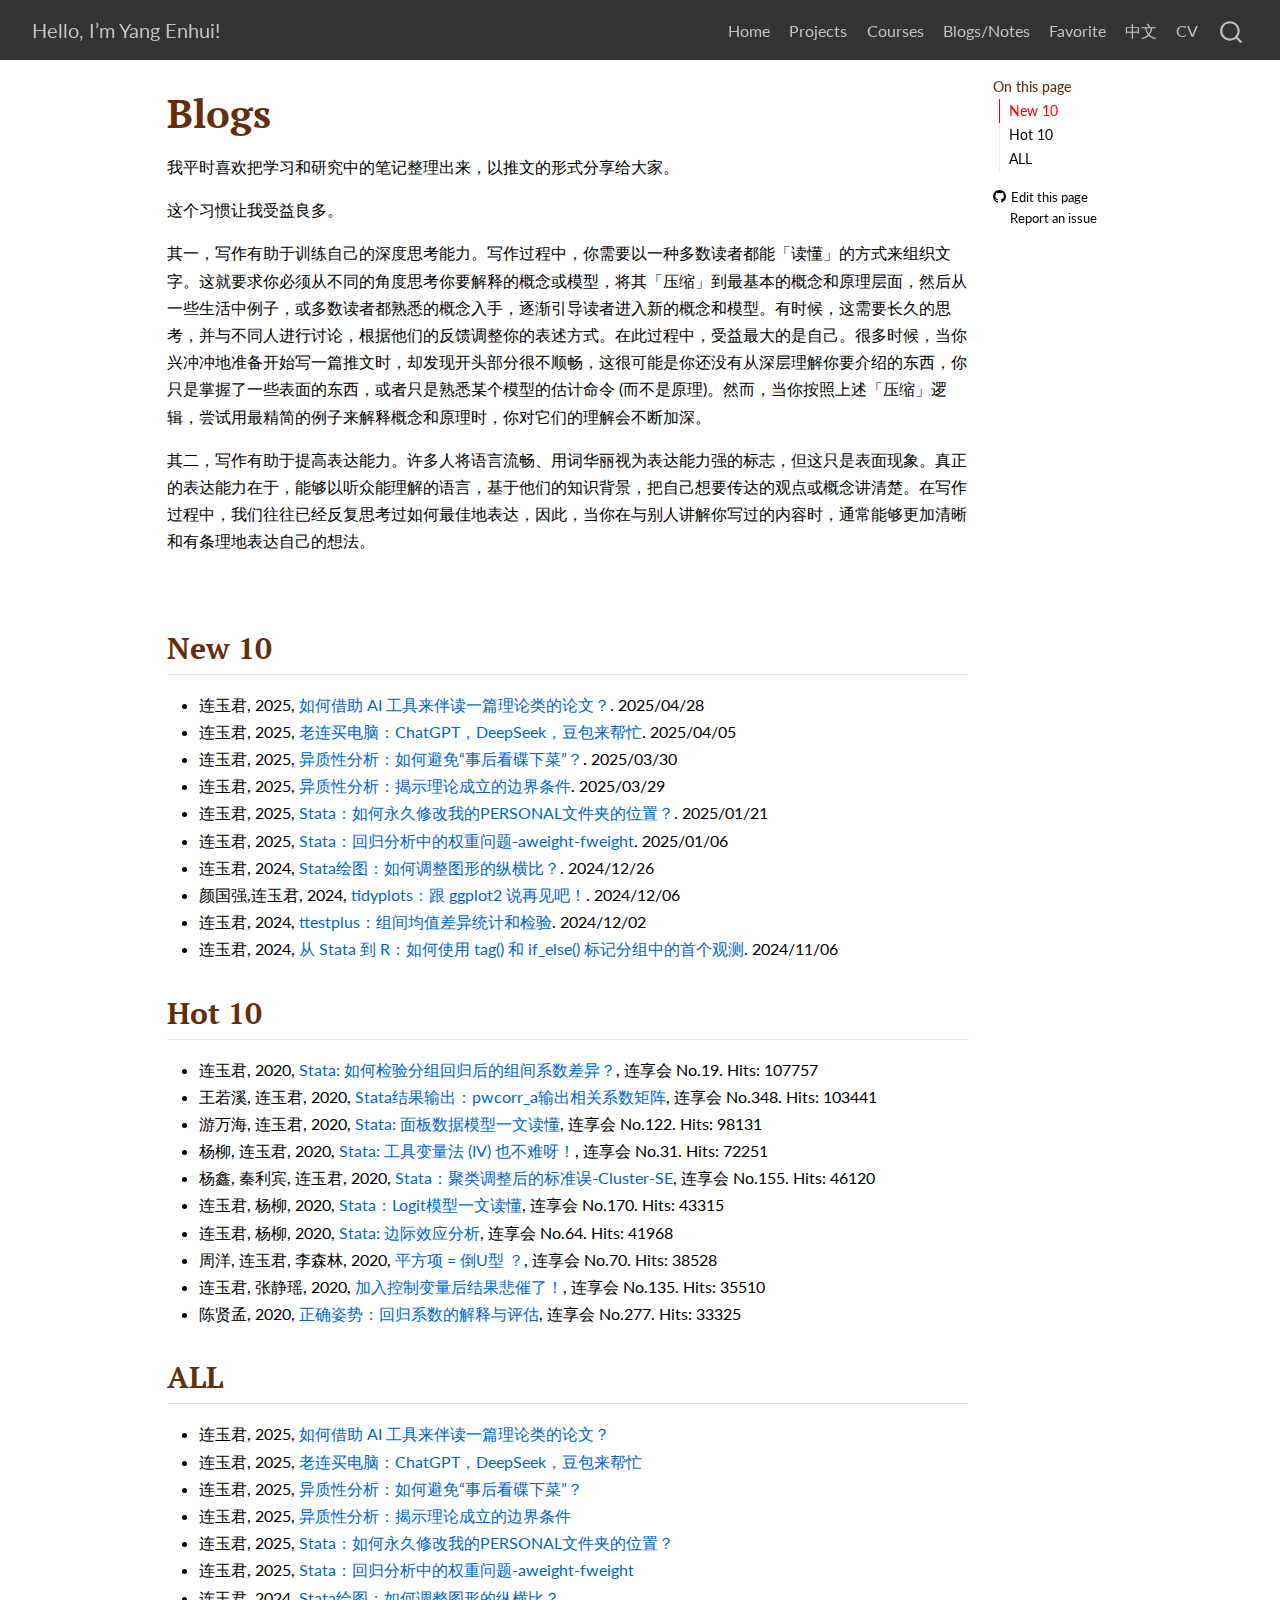
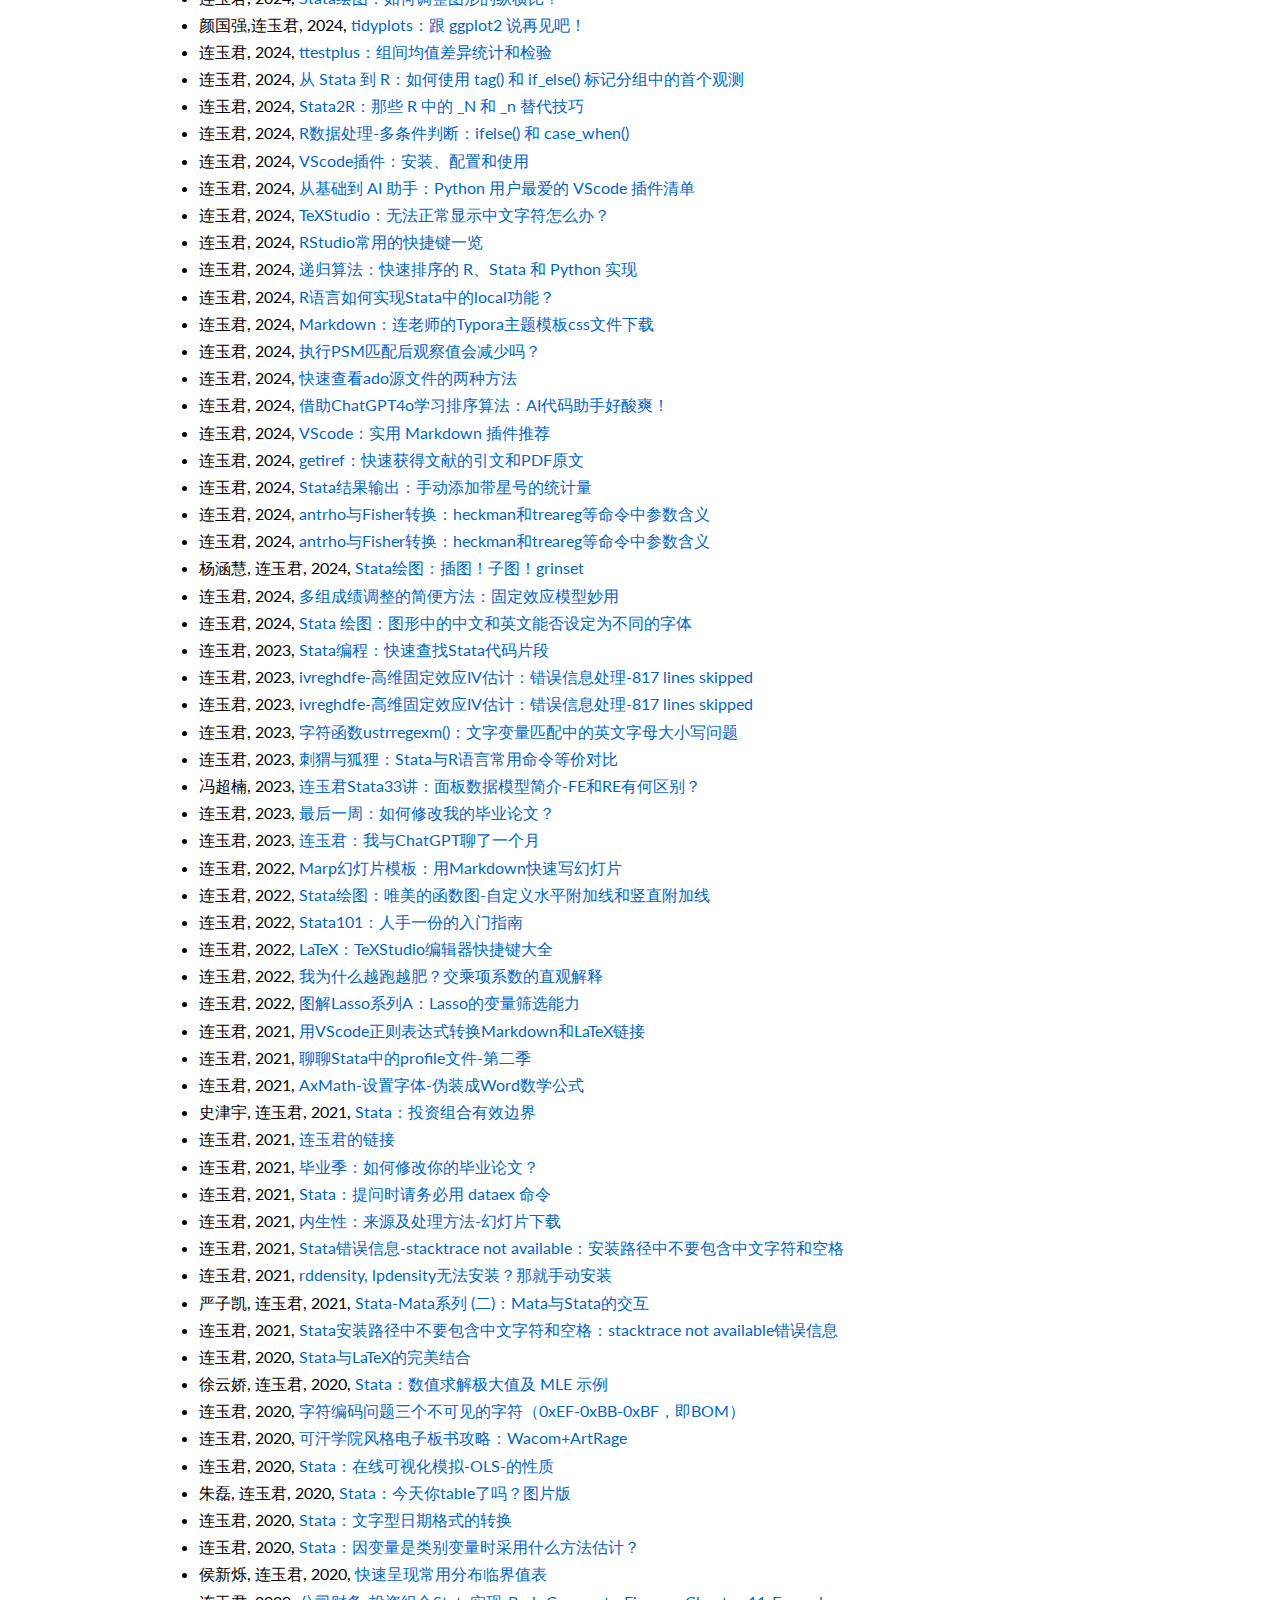
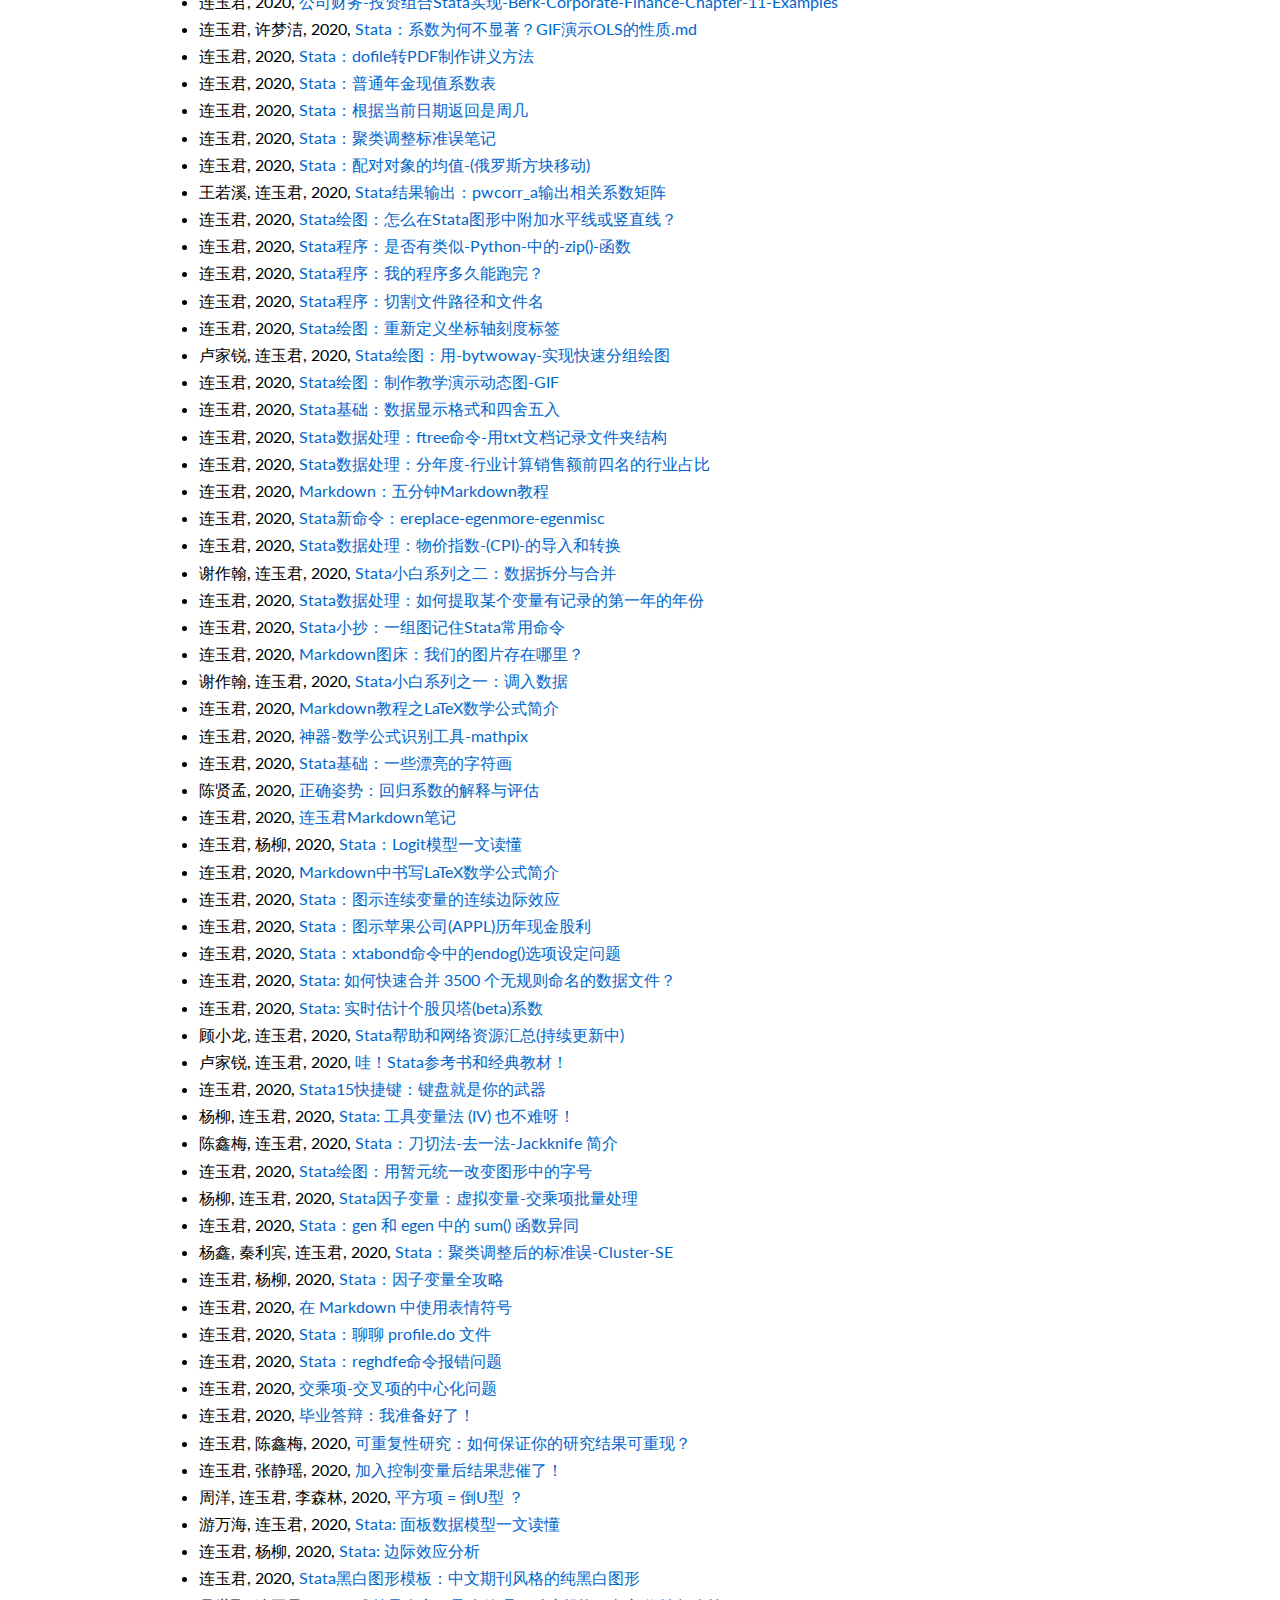
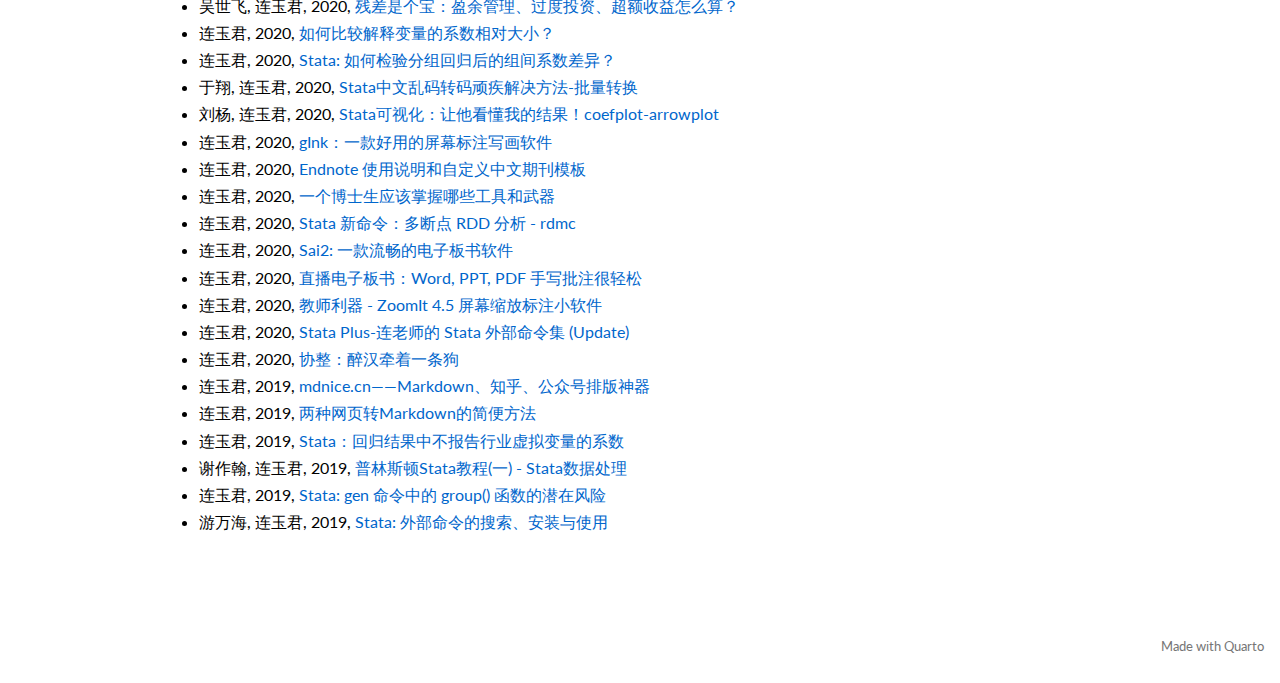
<file: docs/blog.html>
<!DOCTYPE html>
<html xmlns="http://www.w3.org/1999/xhtml" lang="en" xml:lang="en"><head>

<meta charset="utf-8">
<meta name="generator" content="quarto-1.8.24">

<meta name="viewport" content="width=device-width, initial-scale=1.0, user-scalable=yes">


<title>Blogs – Hello, I’m Yang Enhui!</title>
<style>
code{white-space: pre-wrap;}
span.smallcaps{font-variant: small-caps;}
div.columns{display: flex; gap: min(4vw, 1.5em);}
div.column{flex: auto; overflow-x: auto;}
div.hanging-indent{margin-left: 1.5em; text-indent: -1.5em;}
ul.task-list{list-style: none;}
ul.task-list li input[type="checkbox"] {
  width: 0.8em;
  margin: 0 0.8em 0.2em -1em; /* quarto-specific, see https://github.com/quarto-dev/quarto-cli/issues/4556 */ 
  vertical-align: middle;
}
</style>


<script src="site_libs/quarto-nav/quarto-nav.js"></script>
<script src="site_libs/quarto-nav/headroom.min.js"></script>
<script src="site_libs/clipboard/clipboard.min.js"></script>
<script src="site_libs/quarto-search/autocomplete.umd.js"></script>
<script src="site_libs/quarto-search/fuse.min.js"></script>
<script src="site_libs/quarto-search/quarto-search.js"></script>
<meta name="quarto:offset" content="./">
<link href="./images/favicon.ico" rel="icon">
<script src="site_libs/quarto-html/quarto.js" type="module"></script>
<script src="site_libs/quarto-html/tabsets/tabsets.js" type="module"></script>
<script src="site_libs/quarto-html/axe/axe-check.js" type="module"></script>
<script src="site_libs/quarto-html/popper.min.js"></script>
<script src="site_libs/quarto-html/tippy.umd.min.js"></script>
<script src="site_libs/quarto-html/anchor.min.js"></script>
<link href="site_libs/quarto-html/tippy.css" rel="stylesheet">
<link href="site_libs/quarto-html/quarto-syntax-highlighting-933c14d29d5c578a38b5020fa70fc493.css" rel="stylesheet" id="quarto-text-highlighting-styles">
<script src="site_libs/bootstrap/bootstrap.min.js"></script>
<link href="site_libs/bootstrap/bootstrap-icons.css" rel="stylesheet">
<link href="site_libs/bootstrap/bootstrap-fd10af68dfd375810b9d505f903e4f58.min.css" rel="stylesheet" append-hash="true" id="quarto-bootstrap" data-mode="light">
<script id="quarto-search-options" type="application/json">{
  "location": "navbar",
  "copy-button": false,
  "collapse-after": 3,
  "panel-placement": "end",
  "type": "overlay",
  "limit": 50,
  "keyboard-shortcut": [
    "f",
    "/",
    "s"
  ],
  "show-item-context": false,
  "language": {
    "search-no-results-text": "No results",
    "search-matching-documents-text": "matching documents",
    "search-copy-link-title": "Copy link to search",
    "search-hide-matches-text": "Hide additional matches",
    "search-more-match-text": "more match in this document",
    "search-more-matches-text": "more matches in this document",
    "search-clear-button-title": "Clear",
    "search-text-placeholder": "",
    "search-detached-cancel-button-title": "Cancel",
    "search-submit-button-title": "Submit",
    "search-label": "Search"
  }
}</script>


</head>

<body class="nav-fixed quarto-light">

<div id="quarto-search-results"></div>
  <header id="quarto-header" class="headroom fixed-top">
    <nav class="navbar navbar-expand-lg " data-bs-theme="dark">
      <div class="navbar-container container-fluid">
      <div class="navbar-brand-container mx-auto">
    <a href="./index.html" class="navbar-brand navbar-brand-logo">
    </a>
    <a class="navbar-brand" href="./index.html">
    <span class="navbar-title">Hello, I’m Yang Enhui!</span>
    </a>
  </div>
            <div id="quarto-search" class="" title="Search"></div>
          <button class="navbar-toggler" type="button" data-bs-toggle="collapse" data-bs-target="#navbarCollapse" aria-controls="navbarCollapse" role="menu" aria-expanded="false" aria-label="Toggle navigation" onclick="if (window.quartoToggleHeadroom) { window.quartoToggleHeadroom(); }">
  <span class="navbar-toggler-icon"></span>
</button>
          <div class="collapse navbar-collapse" id="navbarCollapse">
            <ul class="navbar-nav navbar-nav-scroll ms-auto">
  <li class="nav-item">
    <a class="nav-link" href="./index.html"> 
<span class="menu-text">Home</span></a>
  </li>  
  <li class="nav-item">
    <a class="nav-link" href="./projects.html"> 
<span class="menu-text">Projects</span></a>
  </li>  
  <li class="nav-item">
    <a class="nav-link" href="./courses.html"> 
<span class="menu-text">Courses</span></a>
  </li>  
  <li class="nav-item">
    <a class="nav-link" href="./notes.html"> 
<span class="menu-text">Blogs/Notes</span></a>
  </li>  
  <li class="nav-item">
    <a class="nav-link" href="./favorite.html"> 
<span class="menu-text">Favorite</span></a>
  </li>  
  <li class="nav-item">
    <a class="nav-link" href="./yangenhui.pdf"> 
<span class="menu-text">中文</span></a>
  </li>  
  <li class="nav-item">
    <a class="nav-link" href="./yangenhui.pdf"> 
<span class="menu-text">CV</span></a>
  </li>  
</ul>
          </div> <!-- /navcollapse -->
            <div class="quarto-navbar-tools">
</div>
      </div> <!-- /container-fluid -->
    </nav>
</header>
<!-- content -->
<div id="quarto-content" class="quarto-container page-columns page-rows-contents page-layout-article page-navbar">
<!-- sidebar -->
<!-- margin-sidebar -->
    <div id="quarto-margin-sidebar" class="sidebar margin-sidebar">
        <nav id="TOC" role="doc-toc" class="toc-active">
    <h2 id="toc-title">On this page</h2>
   
  <ul>
  <li><a href="#new-10" id="toc-new-10" class="nav-link active" data-scroll-target="#new-10">New 10</a></li>
  <li><a href="#hot-10" id="toc-hot-10" class="nav-link" data-scroll-target="#hot-10">Hot 10</a></li>
  <li><a href="#all" id="toc-all" class="nav-link" data-scroll-target="#all">ALL</a></li>
  </ul>
<div class="toc-actions"><ul><li><a href="https://github.com/yangeh03/yangeh03.github.io/edit/main/blog.qmd" class="toc-action"><i class="bi bi-github"></i>Edit this page</a></li><li><a href="https://github.com/yangeh03/yangeh03.github.io/issues/new" class="toc-action"><i class="bi empty"></i>Report an issue</a></li></ul></div></nav>
    </div>
<!-- main -->
<main class="content" id="quarto-document-content">

<header id="title-block-header" class="quarto-title-block default">
<div class="quarto-title">
<h1 class="title">Blogs</h1>
</div>



<div class="quarto-title-meta">

    
  
    
  </div>
  


</header>


<p>我平时喜欢把学习和研究中的笔记整理出来，以推文的形式分享给大家。</p>
<p>这个习惯让我受益良多。</p>
<p>其一，写作有助于训练自己的深度思考能力。写作过程中，你需要以一种多数读者都能「读懂」的方式来组织文字。这就要求你必须从不同的角度思考你要解释的概念或模型，将其「压缩」到最基本的概念和原理层面，然后从一些生活中例子，或多数读者都熟悉的概念入手，逐渐引导读者进入新的概念和模型。有时候，这需要长久的思考，并与不同人进行讨论，根据他们的反馈调整你的表述方式。在此过程中，受益最大的是自己。很多时候，当你兴冲冲地准备开始写一篇推文时，却发现开头部分很不顺畅，这很可能是你还没有从深层理解你要介绍的东西，你只是掌握了一些表面的东西，或者只是熟悉某个模型的估计命令 (而不是原理)。然而，当你按照上述「压缩」逻辑，尝试用最精简的例子来解释概念和原理时，你对它们的理解会不断加深。</p>
<p>其二，写作有助于提高表达能力。许多人将语言流畅、用词华丽视为表达能力强的标志，但这只是表面现象。真正的表达能力在于，能够以听众能理解的语言，基于他们的知识背景，把自己想要传达的观点或概念讲清楚。在写作过程中，我们往往已经反复思考过如何最佳地表达，因此，当你在与别人讲解你写过的内容时，通常能够更加清晰和有条理地表达自己的想法。</p>
<p> </p>
<section id="new-10" class="level2">
<h2 class="anchored" data-anchor-id="new-10">New 10</h2>
<ul>
<li>连玉君, 2025, <a href="https://www.lianxh.cn/details/1571.html">如何借助 AI 工具来伴读一篇理论类的论文？</a>. 2025/04/28</li>
<li>连玉君, 2025, <a href="https://www.lianxh.cn/details/1561.html">老连买电脑：ChatGPT，DeepSeek，豆包来帮忙</a>. 2025/04/05</li>
<li>连玉君, 2025, <a href="https://www.lianxh.cn/details/1556.html">异质性分析：如何避免“事后看碟下菜”？</a>. 2025/03/30</li>
<li>连玉君, 2025, <a href="https://www.lianxh.cn/details/1555.html">异质性分析：揭示理论成立的边界条件</a>. 2025/03/29</li>
<li>连玉君, 2025, <a href="https://www.lianxh.cn/details/1538.html">Stata：如何永久修改我的PERSONAL文件夹的位置？</a>. 2025/01/21</li>
<li>连玉君, 2025, <a href="https://www.lianxh.cn/details/1533.html">Stata：回归分析中的权重问题-aweight-fweight</a>. 2025/01/06</li>
<li>连玉君, 2024, <a href="https://www.lianxh.cn/details/1528.html">Stata绘图：如何调整图形的纵横比？</a>. 2024/12/26</li>
<li>颜国强,连玉君, 2024, <a href="https://www.lianxh.cn/details/1513.html">tidyplots：跟 ggplot2 说再见吧！</a>. 2024/12/06</li>
<li>连玉君, 2024, <a href="https://www.lianxh.cn/details/1508.html">ttestplus：组间均值差异统计和检验</a>. 2024/12/02</li>
<li>连玉君, 2024, <a href="https://www.lianxh.cn/details/1495.html">从 Stata 到 R：如何使用 tag() 和 if_else() 标记分组中的首个观测</a>. 2024/11/06</li>
</ul>
</section>
<section id="hot-10" class="level2">
<h2 class="anchored" data-anchor-id="hot-10">Hot 10</h2>
<ul>
<li>连玉君, 2020, <a href="https://www.lianxh.cn/details/19.html">Stata: 如何检验分组回归后的组间系数差异？</a>, 连享会 No.19. Hits: 107757</li>
<li>王若溪, 连玉君, 2020, <a href="https://www.lianxh.cn/details/348.html">Stata结果输出：pwcorr_a输出相关系数矩阵</a>, 连享会 No.348. Hits: 103441</li>
<li>游万海, 连玉君, 2020, <a href="https://www.lianxh.cn/details/122.html">Stata: 面板数据模型一文读懂</a>, 连享会 No.122. Hits: 98131</li>
<li>杨柳, 连玉君, 2020, <a href="https://www.lianxh.cn/details/31.html">Stata: 工具变量法 (IV) 也不难呀！</a>, 连享会 No.31. Hits: 72251</li>
<li>杨鑫, 秦利宾, 连玉君, 2020, <a href="https://www.lianxh.cn/details/155.html">Stata：聚类调整后的标准误-Cluster-SE</a>, 连享会 No.155. Hits: 46120</li>
<li>连玉君, 杨柳, 2020, <a href="https://www.lianxh.cn/details/170.html">Stata：Logit模型一文读懂</a>, 连享会 No.170. Hits: 43315</li>
<li>连玉君, 杨柳, 2020, <a href="https://www.lianxh.cn/details/64.html">Stata: 边际效应分析</a>, 连享会 No.64. Hits: 41968</li>
<li>周洋, 连玉君, 李森林, 2020, <a href="https://www.lianxh.cn/details/70.html">平方项 = 倒U型 ？</a>, 连享会 No.70. Hits: 38528</li>
<li>连玉君, 张静瑶, 2020, <a href="https://www.lianxh.cn/details/135.html">加入控制变量后结果悲催了！</a>, 连享会 No.135. Hits: 35510</li>
<li>陈贤孟, 2020, <a href="https://www.lianxh.cn/details/277.html">正确姿势：回归系数的解释与评估</a>, 连享会 No.277. Hits: 33325</li>
</ul>
</section>
<section id="all" class="level2">
<h2 class="anchored" data-anchor-id="all">ALL</h2>
<ul>
<li>连玉君, 2025, <a href="https://www.lianxh.cn/details/1571.html">如何借助 AI 工具来伴读一篇理论类的论文？</a></li>
<li>连玉君, 2025, <a href="https://www.lianxh.cn/details/1561.html">老连买电脑：ChatGPT，DeepSeek，豆包来帮忙</a></li>
<li>连玉君, 2025, <a href="https://www.lianxh.cn/details/1556.html">异质性分析：如何避免“事后看碟下菜”？</a></li>
<li>连玉君, 2025, <a href="https://www.lianxh.cn/details/1555.html">异质性分析：揭示理论成立的边界条件</a></li>
<li>连玉君, 2025, <a href="https://www.lianxh.cn/details/1538.html">Stata：如何永久修改我的PERSONAL文件夹的位置？</a></li>
<li>连玉君, 2025, <a href="https://www.lianxh.cn/details/1533.html">Stata：回归分析中的权重问题-aweight-fweight</a></li>
<li>连玉君, 2024, <a href="https://www.lianxh.cn/details/1528.html">Stata绘图：如何调整图形的纵横比？</a></li>
<li>颜国强,连玉君, 2024, <a href="https://www.lianxh.cn/details/1513.html">tidyplots：跟 ggplot2 说再见吧！</a></li>
<li>连玉君, 2024, <a href="https://www.lianxh.cn/details/1508.html">ttestplus：组间均值差异统计和检验</a></li>
<li>连玉君, 2024, <a href="https://www.lianxh.cn/details/1495.html">从 Stata 到 R：如何使用 tag() 和 if_else() 标记分组中的首个观测</a></li>
<li>连玉君, 2024, <a href="https://www.lianxh.cn/details/1494.html">Stata2R：那些 R 中的 _N 和 _n 替代技巧</a></li>
<li>连玉君, 2024, <a href="https://www.lianxh.cn/details/1493.html">R数据处理-多条件判断：ifelse() 和 case_when()</a></li>
<li>连玉君, 2024, <a href="https://www.lianxh.cn/details/1490.html">VScode插件：安装、配置和使用</a></li>
<li>连玉君, 2024, <a href="https://www.lianxh.cn/details/1489.html">从基础到 AI 助手：Python 用户最爱的 VScode 插件清单</a></li>
<li>连玉君, 2024, <a href="https://www.lianxh.cn/details/1488.html">TeXStudio：无法正常显示中文字符怎么办？</a></li>
<li>连玉君, 2024, <a href="https://www.lianxh.cn/details/1481.html">RStudio常用的快捷键一览</a></li>
<li>连玉君, 2024, <a href="https://www.lianxh.cn/details/1480.html">递归算法：快速排序的 R、Stata 和 Python 实现</a></li>
<li>连玉君, 2024, <a href="https://www.lianxh.cn/details/1478.html">R语言如何实现Stata中的local功能？</a></li>
<li>连玉君, 2024, <a href="https://www.lianxh.cn/details/1426.html">Markdown：连老师的Typora主题模板css文件下载</a></li>
<li>连玉君, 2024, <a href="https://www.lianxh.cn/details/1418.html">执行PSM匹配后观察值会减少吗？</a></li>
<li>连玉君, 2024, <a href="https://www.lianxh.cn/details/1396.html">快速查看ado源文件的两种方法</a></li>
<li>连玉君, 2024, <a href="https://www.lianxh.cn/details/1393.html">借助ChatGPT4o学习排序算法：AI代码助手好酸爽！</a></li>
<li>连玉君, 2024, <a href="https://www.lianxh.cn/details/1390.html">VScode：实用 Markdown 插件推荐</a></li>
<li>连玉君, 2024, <a href="https://www.lianxh.cn/details/1382.html">getiref：快速获得文献的引文和PDF原文</a></li>
<li>连玉君, 2024, <a href="https://www.lianxh.cn/details/1365.html">Stata结果输出：手动添加带星号的统计量</a></li>
<li>连玉君, 2024, <a href="https://www.lianxh.cn/details/1361.html">antrho与Fisher转换：heckman和treareg等命令中参数含义</a></li>
<li>连玉君, 2024, <a href="https://www.lianxh.cn/details/1358.html">antrho与Fisher转换：heckman和treareg等命令中参数含义</a></li>
<li>杨涵慧, 连玉君, 2024, <a href="https://www.lianxh.cn/details/1356.html">Stata绘图：插图！子图！grinset</a></li>
<li>连玉君, 2024, <a href="https://www.lianxh.cn/details/1343.html">多组成绩调整的简便方法：固定效应模型妙用</a></li>
<li>连玉君, 2024, <a href="https://www.lianxh.cn/details/1335.html">Stata 绘图：图形中的中文和英文能否设定为不同的字体</a></li>
<li>连玉君, 2023, <a href="https://www.lianxh.cn/details/1319.html">Stata编程：快速查找Stata代码片段</a></li>
<li>连玉君, 2023, <a href="https://www.lianxh.cn/details/1318.html">ivreghdfe-高维固定效应IV估计：错误信息处理-817 lines skipped</a></li>
<li>连玉君, 2023, <a href="https://www.lianxh.cn/details/1299.html">ivreghdfe-高维固定效应IV估计：错误信息处理-817 lines skipped</a></li>
<li>连玉君, 2023, <a href="https://www.lianxh.cn/details/1283.html">字符函数ustrregexm()：文字变量匹配中的英文字母大小写问题</a></li>
<li>连玉君, 2023, <a href="https://www.lianxh.cn/details/1270.html">刺猬与狐狸：Stata与R语言常用命令等价对比</a></li>
<li>冯超楠, 2023, <a href="https://www.lianxh.cn/details/1110.html">连玉君Stata33讲：面板数据模型简介-FE和RE有何区别？</a></li>
<li>连玉君, 2023, <a href="https://www.lianxh.cn/details/1181.html">最后一周：如何修改我的毕业论文？</a></li>
<li>连玉君, 2023, <a href="https://www.lianxh.cn/details/899.html">连玉君：我与ChatGPT聊了一个月</a></li>
<li>连玉君, 2022, <a href="https://www.lianxh.cn/details/1059.html">Marp幻灯片模板：用Markdown快速写幻灯片</a></li>
<li>连玉君, 2022, <a href="https://www.lianxh.cn/details/1064.html">Stata绘图：唯美的函数图-自定义水平附加线和竖直附加线</a></li>
<li>连玉君, 2022, <a href="https://www.lianxh.cn/details/1065.html">Stata101：人手一份的入门指南</a></li>
<li>连玉君, 2022, <a href="https://www.lianxh.cn/details/945.html">LaTeX：TeXStudio编辑器快捷键大全</a></li>
<li>连玉君, 2022, <a href="https://www.lianxh.cn/details/862.html">我为什么越跑越肥？交乘项系数的直观解释</a></li>
<li>连玉君, 2022, <a href="https://www.lianxh.cn/details/849.html">图解Lasso系列A：Lasso的变量筛选能力</a></li>
<li>连玉君, 2021, <a href="https://www.lianxh.cn/details/839.html">用VScode正则表达式转换Markdown和LaTeX链接</a></li>
<li>连玉君, 2021, <a href="https://www.lianxh.cn/details/672.html">聊聊Stata中的profile文件-第二季</a></li>
<li>连玉君, 2021, <a href="https://www.lianxh.cn/details/668.html">AxMath-设置字体-伪装成Word数学公式</a></li>
<li>史津宇, 连玉君, 2021, <a href="https://www.lianxh.cn/details/595.html">Stata：投资组合有效边界</a></li>
<li>连玉君, 2021, <a href="https://www.lianxh.cn/details/79.html">连玉君的链接</a></li>
<li>连玉君, 2021, <a href="https://www.lianxh.cn/details/28.html">毕业季：如何修改你的毕业论文？</a></li>
<li>连玉君, 2021, <a href="https://www.lianxh.cn/details/82.html">Stata：提问时请务必用 dataex 命令</a></li>
<li>连玉君, 2021, <a href="https://www.lianxh.cn/details/538.html">内生性：来源及处理方法-幻灯片下载</a></li>
<li>连玉君, 2021, <a href="https://www.lianxh.cn/details/539.html">Stata错误信息-stacktrace not available：安装路径中不要包含中文字符和空格</a></li>
<li>连玉君, 2021, <a href="https://www.lianxh.cn/details/518.html">rddensity, lpdensity无法安装？那就手动安装</a></li>
<li>严子凯, 连玉君, 2021, <a href="https://www.lianxh.cn/details/515.html">Stata-Mata系列 (二)：Mata与Stata的交互</a></li>
<li>连玉君, 2021, <a href="https://www.lianxh.cn/details/511.html">Stata安装路径中不要包含中文字符和空格：stacktrace not available错误信息</a></li>
<li>连玉君, 2020, <a href="https://www.lianxh.cn/details/485.html">Stata与LaTeX的完美结合</a></li>
<li>徐云娇, 连玉君, 2020, <a href="https://www.lianxh.cn/details/468.html">Stata：数值求解极大值及 MLE 示例</a></li>
<li>连玉君, 2020, <a href="https://www.lianxh.cn/details/423.html">字符编码问题三个不可见的字符（0xEF-0xBB-0xBF，即BOM）</a></li>
<li>连玉君, 2020, <a href="https://www.lianxh.cn/details/416.html">可汗学院风格电子板书攻略：Wacom+ArtRage</a></li>
<li>连玉君, 2020, <a href="https://www.lianxh.cn/details/384.html">Stata：在线可视化模拟-OLS-的性质</a></li>
<li>朱磊, 连玉君, 2020, <a href="https://www.lianxh.cn/details/386.html">Stata：今天你table了吗？图片版</a></li>
<li>连玉君, 2020, <a href="https://www.lianxh.cn/details/390.html">Stata：文字型日期格式的转换</a></li>
<li>连玉君, 2020, <a href="https://www.lianxh.cn/details/382.html">Stata：因变量是类别变量时采用什么方法估计？</a></li>
<li>侯新烁, 连玉君, 2020, <a href="https://www.lianxh.cn/details/362.html">快速呈现常用分布临界值表</a></li>
<li>连玉君, 2020, <a href="https://www.lianxh.cn/details/413.html">公司财务-投资组合Stata实现-Berk-Corporate-Finance-Chapter-11-Examples</a></li>
<li>连玉君, 许梦洁, 2020, <a href="https://www.lianxh.cn/details/402.html">Stata：系数为何不显著？GIF演示OLS的性质.md</a></li>
<li>连玉君, 2020, <a href="https://www.lianxh.cn/details/367.html">Stata：dofile转PDF制作讲义方法</a></li>
<li>连玉君, 2020, <a href="https://www.lianxh.cn/details/392.html">Stata：普通年金现值系数表</a></li>
<li>连玉君, 2020, <a href="https://www.lianxh.cn/details/397.html">Stata：根据当前日期返回是周几</a></li>
<li>连玉君, 2020, <a href="https://www.lianxh.cn/details/404.html">Stata：聚类调整标准误笔记</a></li>
<li>连玉君, 2020, <a href="https://www.lianxh.cn/details/407.html">Stata：配对对象的均值-(俄罗斯方块移动)</a></li>
<li>王若溪, 连玉君, 2020, <a href="https://www.lianxh.cn/details/348.html">Stata结果输出：pwcorr_a输出相关系数矩阵</a></li>
<li>连玉君, 2020, <a href="https://www.lianxh.cn/details/356.html">Stata绘图：怎么在Stata图形中附加水平线或竖直线？</a></li>
<li>连玉君, 2020, <a href="https://www.lianxh.cn/details/347.html">Stata程序：是否有类似-Python-中的-zip()-函数</a></li>
<li>连玉君, 2020, <a href="https://www.lianxh.cn/details/346.html">Stata程序：我的程序多久能跑完？</a></li>
<li>连玉君, 2020, <a href="https://www.lianxh.cn/details/344.html">Stata程序：切割文件路径和文件名</a></li>
<li>连玉君, 2020, <a href="https://www.lianxh.cn/details/360.html">Stata绘图：重新定义坐标轴刻度标签</a></li>
<li>卢家锐, 连玉君, 2020, <a href="https://www.lianxh.cn/details/357.html">Stata绘图：用-bytwoway-实现快速分组绘图</a></li>
<li>连玉君, 2020, <a href="https://www.lianxh.cn/details/351.html">Stata绘图：制作教学演示动态图-GIF</a></li>
<li>连玉君, 2020, <a href="https://www.lianxh.cn/details/309.html">Stata基础：数据显示格式和四舍五入</a></li>
<li>连玉君, 2020, <a href="https://www.lianxh.cn/details/314.html">Stata数据处理：ftree命令-用txt文档记录文件夹结构</a></li>
<li>连玉君, 2020, <a href="https://www.lianxh.cn/details/317.html">Stata数据处理：分年度-行业计算销售额前四名的行业占比</a></li>
<li>连玉君, 2020, <a href="https://www.lianxh.cn/details/300.html">Markdown：五分钟Markdown教程</a></li>
<li>连玉君, 2020, <a href="https://www.lianxh.cn/details/335.html">Stata新命令：ereplace-egenmore-egenmisc</a></li>
<li>连玉君, 2020, <a href="https://www.lianxh.cn/details/323.html">Stata数据处理：物价指数-(CPI)-的导入和转换</a></li>
<li>谢作翰, 连玉君, 2020, <a href="https://www.lianxh.cn/details/312.html">Stata小白系列之二：数据拆分与合并</a></li>
<li>连玉君, 2020, <a href="https://www.lianxh.cn/details/318.html">Stata数据处理：如何提取某个变量有记录的第一年的年份</a></li>
<li>连玉君, 2020, <a href="https://www.lianxh.cn/details/310.html">Stata小抄：一组图记住Stata常用命令</a></li>
<li>连玉君, 2020, <a href="https://www.lianxh.cn/details/296.html">Markdown图床：我们的图片存在哪里？</a></li>
<li>谢作翰, 连玉君, 2020, <a href="https://www.lianxh.cn/details/311.html">Stata小白系列之一：调入数据</a></li>
<li>连玉君, 2020, <a href="https://www.lianxh.cn/details/298.html">Markdown教程之LaTeX数学公式简介</a></li>
<li>连玉君, 2020, <a href="https://www.lianxh.cn/details/284.html">神器-数学公式识别工具-mathpix</a></li>
<li>连玉君, 2020, <a href="https://www.lianxh.cn/details/288.html">Stata基础：一些漂亮的字符画</a></li>
<li>陈贤孟, 2020, <a href="https://www.lianxh.cn/details/277.html">正确姿势：回归系数的解释与评估</a></li>
<li>连玉君, 2020, <a href="https://www.lianxh.cn/details/286.html">连玉君Markdown笔记</a></li>
<li>连玉君, 杨柳, 2020, <a href="https://www.lianxh.cn/details/170.html">Stata：Logit模型一文读懂</a></li>
<li>连玉君, 2020, <a href="https://www.lianxh.cn/details/250.html">Markdown中书写LaTeX数学公式简介</a></li>
<li>连玉君, 2020, <a href="https://www.lianxh.cn/details/189.html">Stata：图示连续变量的连续边际效应</a></li>
<li>连玉君, 2020, <a href="https://www.lianxh.cn/details/209.html">Stata：图示苹果公司(APPL)历年现金股利</a></li>
<li>连玉君, 2020, <a href="https://www.lianxh.cn/details/218.html">Stata：xtabond命令中的endog()选项设定问题</a></li>
<li>连玉君, 2020, <a href="https://www.lianxh.cn/details/227.html">Stata: 如何快速合并 3500 个无规则命名的数据文件？</a></li>
<li>连玉君, 2020, <a href="https://www.lianxh.cn/details/215.html">Stata: 实时估计个股贝塔(beta)系数</a></li>
<li>顾小龙, 连玉君, 2020, <a href="https://www.lianxh.cn/details/187.html">Stata帮助和网络资源汇总(持续更新中)</a></li>
<li>卢家锐, 连玉君, 2020, <a href="https://www.lianxh.cn/details/188.html">哇！Stata参考书和经典教材！</a></li>
<li>连玉君, 2020, <a href="https://www.lianxh.cn/details/214.html">Stata15快捷键：键盘就是你的武器</a></li>
<li>杨柳, 连玉君, 2020, <a href="https://www.lianxh.cn/details/31.html">Stata: 工具变量法 (IV) 也不难呀！</a></li>
<li>陈鑫梅, 连玉君, 2020, <a href="https://www.lianxh.cn/details/275.html">Stata：刀切法-去一法-Jackknife 简介</a></li>
<li>连玉君, 2020, <a href="https://www.lianxh.cn/details/274.html">Stata绘图：用暂元统一改变图形中的字号</a></li>
<li>杨柳, 连玉君, 2020, <a href="https://www.lianxh.cn/details/180.html">Stata因子变量：虚拟变量-交乘项批量处理</a></li>
<li>连玉君, 2020, <a href="https://www.lianxh.cn/details/174.html">Stata：gen 和 egen 中的 sum() 函数异同</a></li>
<li>杨鑫, 秦利宾, 连玉君, 2020, <a href="https://www.lianxh.cn/details/155.html">Stata：聚类调整后的标准误-Cluster-SE</a></li>
<li>连玉君, 杨柳, 2020, <a href="https://www.lianxh.cn/details/160.html">Stata：因子变量全攻略</a></li>
<li>连玉君, 2020, <a href="https://www.lianxh.cn/details/172.html">在 Markdown 中使用表情符号</a></li>
<li>连玉君, 2020, <a href="https://www.lianxh.cn/details/77.html">Stata：聊聊 profile.do 文件</a></li>
<li>连玉君, 2020, <a href="https://www.lianxh.cn/details/157.html">Stata：reghdfe命令报错问题</a></li>
<li>连玉君, 2020, <a href="https://www.lianxh.cn/details/137.html">交乘项-交叉项的中心化问题</a></li>
<li>连玉君, 2020, <a href="https://www.lianxh.cn/details/125.html">毕业答辩：我准备好了！</a></li>
<li>连玉君, 陈鑫梅, 2020, <a href="https://www.lianxh.cn/details/124.html">可重复性研究：如何保证你的研究结果可重现？</a></li>
<li>连玉君, 张静瑶, 2020, <a href="https://www.lianxh.cn/details/135.html">加入控制变量后结果悲催了！</a></li>
<li>周洋, 连玉君, 李森林, 2020, <a href="https://www.lianxh.cn/details/70.html">平方项 = 倒U型 ？</a></li>
<li>游万海, 连玉君, 2020, <a href="https://www.lianxh.cn/details/122.html">Stata: 面板数据模型一文读懂</a></li>
<li>连玉君, 杨柳, 2020, <a href="https://www.lianxh.cn/details/64.html">Stata: 边际效应分析</a></li>
<li>连玉君, 2020, <a href="https://www.lianxh.cn/details/61.html">Stata黑白图形模板：中文期刊风格的纯黑白图形</a></li>
<li>吴世飞, 连玉君, 2020, <a href="https://www.lianxh.cn/details/103.html">残差是个宝：盈余管理、过度投资、超额收益怎么算？</a></li>
<li>连玉君, 2020, <a href="https://www.lianxh.cn/details/86.html">如何比较解释变量的系数相对大小？</a></li>
<li>连玉君, 2020, <a href="https://www.lianxh.cn/details/19.html">Stata: 如何检验分组回归后的组间系数差异？</a></li>
<li>于翔, 连玉君, 2020, <a href="https://www.lianxh.cn/details/55.html">Stata中文乱码转码顽疾解决方法-批量转换</a></li>
<li>刘杨, 连玉君, 2020, <a href="https://www.lianxh.cn/details/45.html">Stata可视化：让他看懂我的结果！coefplot-arrowplot</a></li>
<li>连玉君, 2020, <a href="https://www.lianxh.cn/details/27.html">gInk：一款好用的屏幕标注写画软件</a></li>
<li>连玉君, 2020, <a href="https://www.lianxh.cn/details/29.html">Endnote 使用说明和自定义中文期刊模板</a></li>
<li>连玉君, 2020, <a href="https://www.lianxh.cn/details/30.html">一个博士生应该掌握哪些工具和武器</a></li>
<li>连玉君, 2020, <a href="https://www.lianxh.cn/details/26.html">Stata 新命令：多断点 RDD 分析 - rdmc</a></li>
<li>连玉君, 2020, <a href="https://www.lianxh.cn/details/21.html">Sai2: 一款流畅的电子板书软件</a></li>
<li>连玉君, 2020, <a href="https://www.lianxh.cn/details/16.html">直播电子板书：Word, PPT, PDF 手写批注很轻松</a></li>
<li>连玉君, 2020, <a href="https://www.lianxh.cn/details/14.html">教师利器 - ZoomIt 4.5 屏幕缩放标注小软件</a></li>
<li>连玉君, 2020, <a href="https://www.lianxh.cn/details/15.html">Stata Plus-连老师的 Stata 外部命令集 (Update)</a></li>
<li>连玉君, 2020, <a href="https://www.lianxh.cn/details/98.html">协整：醉汉牵着一条狗</a></li>
<li>连玉君, 2019, <a href="https://www.lianxh.cn/details/83.html">mdnice.cn——Markdown、知乎、公众号排版神器</a></li>
<li>连玉君, 2019, <a href="https://www.lianxh.cn/details/32.html">两种网页转Markdown的简便方法</a></li>
<li>连玉君, 2019, <a href="https://www.lianxh.cn/details/5.html">Stata：回归结果中不报告行业虚拟变量的系数</a></li>
<li>谢作翰, 连玉君, 2019, <a href="https://www.lianxh.cn/details/152.html">普林斯顿Stata教程(一) - Stata数据处理</a></li>
<li>连玉君, 2019, <a href="https://www.lianxh.cn/details/100.html">Stata: gen 命令中的 group() 函数的潜在风险</a></li>
<li>游万海, 连玉君, 2019, <a href="https://www.lianxh.cn/details/1.html">Stata: 外部命令的搜索、安装与使用</a></li>
</ul>


</section>

</main> <!-- /main -->
<script id="quarto-html-after-body" type="application/javascript">
  window.document.addEventListener("DOMContentLoaded", function (event) {
    const icon = "";
    const anchorJS = new window.AnchorJS();
    anchorJS.options = {
      placement: 'right',
      icon: icon
    };
    anchorJS.add('.anchored');
    const isCodeAnnotation = (el) => {
      for (const clz of el.classList) {
        if (clz.startsWith('code-annotation-')) {                     
          return true;
        }
      }
      return false;
    }
    const onCopySuccess = function(e) {
      // button target
      const button = e.trigger;
      // don't keep focus
      button.blur();
      // flash "checked"
      button.classList.add('code-copy-button-checked');
      var currentTitle = button.getAttribute("title");
      button.setAttribute("title", "Copied!");
      let tooltip;
      if (window.bootstrap) {
        button.setAttribute("data-bs-toggle", "tooltip");
        button.setAttribute("data-bs-placement", "left");
        button.setAttribute("data-bs-title", "Copied!");
        tooltip = new bootstrap.Tooltip(button, 
          { trigger: "manual", 
            customClass: "code-copy-button-tooltip",
            offset: [0, -8]});
        tooltip.show();    
      }
      setTimeout(function() {
        if (tooltip) {
          tooltip.hide();
          button.removeAttribute("data-bs-title");
          button.removeAttribute("data-bs-toggle");
          button.removeAttribute("data-bs-placement");
        }
        button.setAttribute("title", currentTitle);
        button.classList.remove('code-copy-button-checked');
      }, 1000);
      // clear code selection
      e.clearSelection();
    }
    const getTextToCopy = function(trigger) {
      const outerScaffold = trigger.parentElement.cloneNode(true);
      const codeEl = outerScaffold.querySelector('code');
      for (const childEl of codeEl.children) {
        if (isCodeAnnotation(childEl)) {
          childEl.remove();
        }
      }
      return codeEl.innerText;
    }
    const clipboard = new window.ClipboardJS('.code-copy-button:not([data-in-quarto-modal])', {
      text: getTextToCopy
    });
    clipboard.on('success', onCopySuccess);
    if (window.document.getElementById('quarto-embedded-source-code-modal')) {
      const clipboardModal = new window.ClipboardJS('.code-copy-button[data-in-quarto-modal]', {
        text: getTextToCopy,
        container: window.document.getElementById('quarto-embedded-source-code-modal')
      });
      clipboardModal.on('success', onCopySuccess);
    }
      var localhostRegex = new RegExp(/^(?:http|https):\/\/localhost\:?[0-9]*\//);
      var mailtoRegex = new RegExp(/^mailto:/);
        var filterRegex = new RegExp("https:\/\/yangeh03\.github\.io");
      var isInternal = (href) => {
          return filterRegex.test(href) || localhostRegex.test(href) || mailtoRegex.test(href);
      }
      // Inspect non-navigation links and adorn them if external
     var links = window.document.querySelectorAll('a[href]:not(.nav-link):not(.navbar-brand):not(.toc-action):not(.sidebar-link):not(.sidebar-item-toggle):not(.pagination-link):not(.no-external):not([aria-hidden]):not(.dropdown-item):not(.quarto-navigation-tool):not(.about-link)');
      for (var i=0; i<links.length; i++) {
        const link = links[i];
        if (!isInternal(link.href)) {
          // undo the damage that might have been done by quarto-nav.js in the case of
          // links that we want to consider external
          if (link.dataset.originalHref !== undefined) {
            link.href = link.dataset.originalHref;
          }
        }
      }
    function tippyHover(el, contentFn, onTriggerFn, onUntriggerFn) {
      const config = {
        allowHTML: true,
        maxWidth: 500,
        delay: 100,
        arrow: false,
        appendTo: function(el) {
            return el.parentElement;
        },
        interactive: true,
        interactiveBorder: 10,
        theme: 'quarto',
        placement: 'bottom-start',
      };
      if (contentFn) {
        config.content = contentFn;
      }
      if (onTriggerFn) {
        config.onTrigger = onTriggerFn;
      }
      if (onUntriggerFn) {
        config.onUntrigger = onUntriggerFn;
      }
      window.tippy(el, config); 
    }
    const noterefs = window.document.querySelectorAll('a[role="doc-noteref"]');
    for (var i=0; i<noterefs.length; i++) {
      const ref = noterefs[i];
      tippyHover(ref, function() {
        // use id or data attribute instead here
        let href = ref.getAttribute('data-footnote-href') || ref.getAttribute('href');
        try { href = new URL(href).hash; } catch {}
        const id = href.replace(/^#\/?/, "");
        const note = window.document.getElementById(id);
        if (note) {
          return note.innerHTML;
        } else {
          return "";
        }
      });
    }
    const xrefs = window.document.querySelectorAll('a.quarto-xref');
    const processXRef = (id, note) => {
      // Strip column container classes
      const stripColumnClz = (el) => {
        el.classList.remove("page-full", "page-columns");
        if (el.children) {
          for (const child of el.children) {
            stripColumnClz(child);
          }
        }
      }
      stripColumnClz(note)
      if (id === null || id.startsWith('sec-')) {
        // Special case sections, only their first couple elements
        const container = document.createElement("div");
        if (note.children && note.children.length > 2) {
          container.appendChild(note.children[0].cloneNode(true));
          for (let i = 1; i < note.children.length; i++) {
            const child = note.children[i];
            if (child.tagName === "P" && child.innerText === "") {
              continue;
            } else {
              container.appendChild(child.cloneNode(true));
              break;
            }
          }
          if (window.Quarto?.typesetMath) {
            window.Quarto.typesetMath(container);
          }
          return container.innerHTML
        } else {
          if (window.Quarto?.typesetMath) {
            window.Quarto.typesetMath(note);
          }
          return note.innerHTML;
        }
      } else {
        // Remove any anchor links if they are present
        const anchorLink = note.querySelector('a.anchorjs-link');
        if (anchorLink) {
          anchorLink.remove();
        }
        if (window.Quarto?.typesetMath) {
          window.Quarto.typesetMath(note);
        }
        if (note.classList.contains("callout")) {
          return note.outerHTML;
        } else {
          return note.innerHTML;
        }
      }
    }
    for (var i=0; i<xrefs.length; i++) {
      const xref = xrefs[i];
      tippyHover(xref, undefined, function(instance) {
        instance.disable();
        let url = xref.getAttribute('href');
        let hash = undefined; 
        if (url.startsWith('#')) {
          hash = url;
        } else {
          try { hash = new URL(url).hash; } catch {}
        }
        if (hash) {
          const id = hash.replace(/^#\/?/, "");
          const note = window.document.getElementById(id);
          if (note !== null) {
            try {
              const html = processXRef(id, note.cloneNode(true));
              instance.setContent(html);
            } finally {
              instance.enable();
              instance.show();
            }
          } else {
            // See if we can fetch this
            fetch(url.split('#')[0])
            .then(res => res.text())
            .then(html => {
              const parser = new DOMParser();
              const htmlDoc = parser.parseFromString(html, "text/html");
              const note = htmlDoc.getElementById(id);
              if (note !== null) {
                const html = processXRef(id, note);
                instance.setContent(html);
              } 
            }).finally(() => {
              instance.enable();
              instance.show();
            });
          }
        } else {
          // See if we can fetch a full url (with no hash to target)
          // This is a special case and we should probably do some content thinning / targeting
          fetch(url)
          .then(res => res.text())
          .then(html => {
            const parser = new DOMParser();
            const htmlDoc = parser.parseFromString(html, "text/html");
            const note = htmlDoc.querySelector('main.content');
            if (note !== null) {
              // This should only happen for chapter cross references
              // (since there is no id in the URL)
              // remove the first header
              if (note.children.length > 0 && note.children[0].tagName === "HEADER") {
                note.children[0].remove();
              }
              const html = processXRef(null, note);
              instance.setContent(html);
            } 
          }).finally(() => {
            instance.enable();
            instance.show();
          });
        }
      }, function(instance) {
      });
    }
        let selectedAnnoteEl;
        const selectorForAnnotation = ( cell, annotation) => {
          let cellAttr = 'data-code-cell="' + cell + '"';
          let lineAttr = 'data-code-annotation="' +  annotation + '"';
          const selector = 'span[' + cellAttr + '][' + lineAttr + ']';
          return selector;
        }
        const selectCodeLines = (annoteEl) => {
          const doc = window.document;
          const targetCell = annoteEl.getAttribute("data-target-cell");
          const targetAnnotation = annoteEl.getAttribute("data-target-annotation");
          const annoteSpan = window.document.querySelector(selectorForAnnotation(targetCell, targetAnnotation));
          const lines = annoteSpan.getAttribute("data-code-lines").split(",");
          const lineIds = lines.map((line) => {
            return targetCell + "-" + line;
          })
          let top = null;
          let height = null;
          let parent = null;
          if (lineIds.length > 0) {
              //compute the position of the single el (top and bottom and make a div)
              const el = window.document.getElementById(lineIds[0]);
              top = el.offsetTop;
              height = el.offsetHeight;
              parent = el.parentElement.parentElement;
            if (lineIds.length > 1) {
              const lastEl = window.document.getElementById(lineIds[lineIds.length - 1]);
              const bottom = lastEl.offsetTop + lastEl.offsetHeight;
              height = bottom - top;
            }
            if (top !== null && height !== null && parent !== null) {
              // cook up a div (if necessary) and position it 
              let div = window.document.getElementById("code-annotation-line-highlight");
              if (div === null) {
                div = window.document.createElement("div");
                div.setAttribute("id", "code-annotation-line-highlight");
                div.style.position = 'absolute';
                parent.appendChild(div);
              }
              div.style.top = top - 2 + "px";
              div.style.height = height + 4 + "px";
              div.style.left = 0;
              let gutterDiv = window.document.getElementById("code-annotation-line-highlight-gutter");
              if (gutterDiv === null) {
                gutterDiv = window.document.createElement("div");
                gutterDiv.setAttribute("id", "code-annotation-line-highlight-gutter");
                gutterDiv.style.position = 'absolute';
                const codeCell = window.document.getElementById(targetCell);
                const gutter = codeCell.querySelector('.code-annotation-gutter');
                gutter.appendChild(gutterDiv);
              }
              gutterDiv.style.top = top - 2 + "px";
              gutterDiv.style.height = height + 4 + "px";
            }
            selectedAnnoteEl = annoteEl;
          }
        };
        const unselectCodeLines = () => {
          const elementsIds = ["code-annotation-line-highlight", "code-annotation-line-highlight-gutter"];
          elementsIds.forEach((elId) => {
            const div = window.document.getElementById(elId);
            if (div) {
              div.remove();
            }
          });
          selectedAnnoteEl = undefined;
        };
          // Handle positioning of the toggle
      window.addEventListener(
        "resize",
        throttle(() => {
          elRect = undefined;
          if (selectedAnnoteEl) {
            selectCodeLines(selectedAnnoteEl);
          }
        }, 10)
      );
      function throttle(fn, ms) {
      let throttle = false;
      let timer;
        return (...args) => {
          if(!throttle) { // first call gets through
              fn.apply(this, args);
              throttle = true;
          } else { // all the others get throttled
              if(timer) clearTimeout(timer); // cancel #2
              timer = setTimeout(() => {
                fn.apply(this, args);
                timer = throttle = false;
              }, ms);
          }
        };
      }
        // Attach click handler to the DT
        const annoteDls = window.document.querySelectorAll('dt[data-target-cell]');
        for (const annoteDlNode of annoteDls) {
          annoteDlNode.addEventListener('click', (event) => {
            const clickedEl = event.target;
            if (clickedEl !== selectedAnnoteEl) {
              unselectCodeLines();
              const activeEl = window.document.querySelector('dt[data-target-cell].code-annotation-active');
              if (activeEl) {
                activeEl.classList.remove('code-annotation-active');
              }
              selectCodeLines(clickedEl);
              clickedEl.classList.add('code-annotation-active');
            } else {
              // Unselect the line
              unselectCodeLines();
              clickedEl.classList.remove('code-annotation-active');
            }
          });
        }
    const findCites = (el) => {
      const parentEl = el.parentElement;
      if (parentEl) {
        const cites = parentEl.dataset.cites;
        if (cites) {
          return {
            el,
            cites: cites.split(' ')
          };
        } else {
          return findCites(el.parentElement)
        }
      } else {
        return undefined;
      }
    };
    var bibliorefs = window.document.querySelectorAll('a[role="doc-biblioref"]');
    for (var i=0; i<bibliorefs.length; i++) {
      const ref = bibliorefs[i];
      const citeInfo = findCites(ref);
      if (citeInfo) {
        tippyHover(citeInfo.el, function() {
          var popup = window.document.createElement('div');
          citeInfo.cites.forEach(function(cite) {
            var citeDiv = window.document.createElement('div');
            citeDiv.classList.add('hanging-indent');
            citeDiv.classList.add('csl-entry');
            var biblioDiv = window.document.getElementById('ref-' + cite);
            if (biblioDiv) {
              citeDiv.innerHTML = biblioDiv.innerHTML;
            }
            popup.appendChild(citeDiv);
          });
          return popup.innerHTML;
        });
      }
    }
  });
  </script>
</div> <!-- /content -->
<footer class="footer">
  <div class="nav-footer">
    <div class="nav-footer-left">
      &nbsp;
    </div>   
    <div class="nav-footer-center">
      &nbsp;
    <div class="toc-actions d-sm-block d-md-none"><ul><li><a href="https://github.com/yangeh03/yangeh03.github.io/edit/main/blog.qmd" class="toc-action"><i class="bi bi-github"></i>Edit this page</a></li><li><a href="https://github.com/yangeh03/yangeh03.github.io/issues/new" class="toc-action"><i class="bi empty"></i>Report an issue</a></li></ul></div></div>
    <div class="nav-footer-right">
<p>Made with <a href="https://quarto.org/">Quarto</a><br></p>
</div>
  </div>
</footer>




</body></html>
</file>
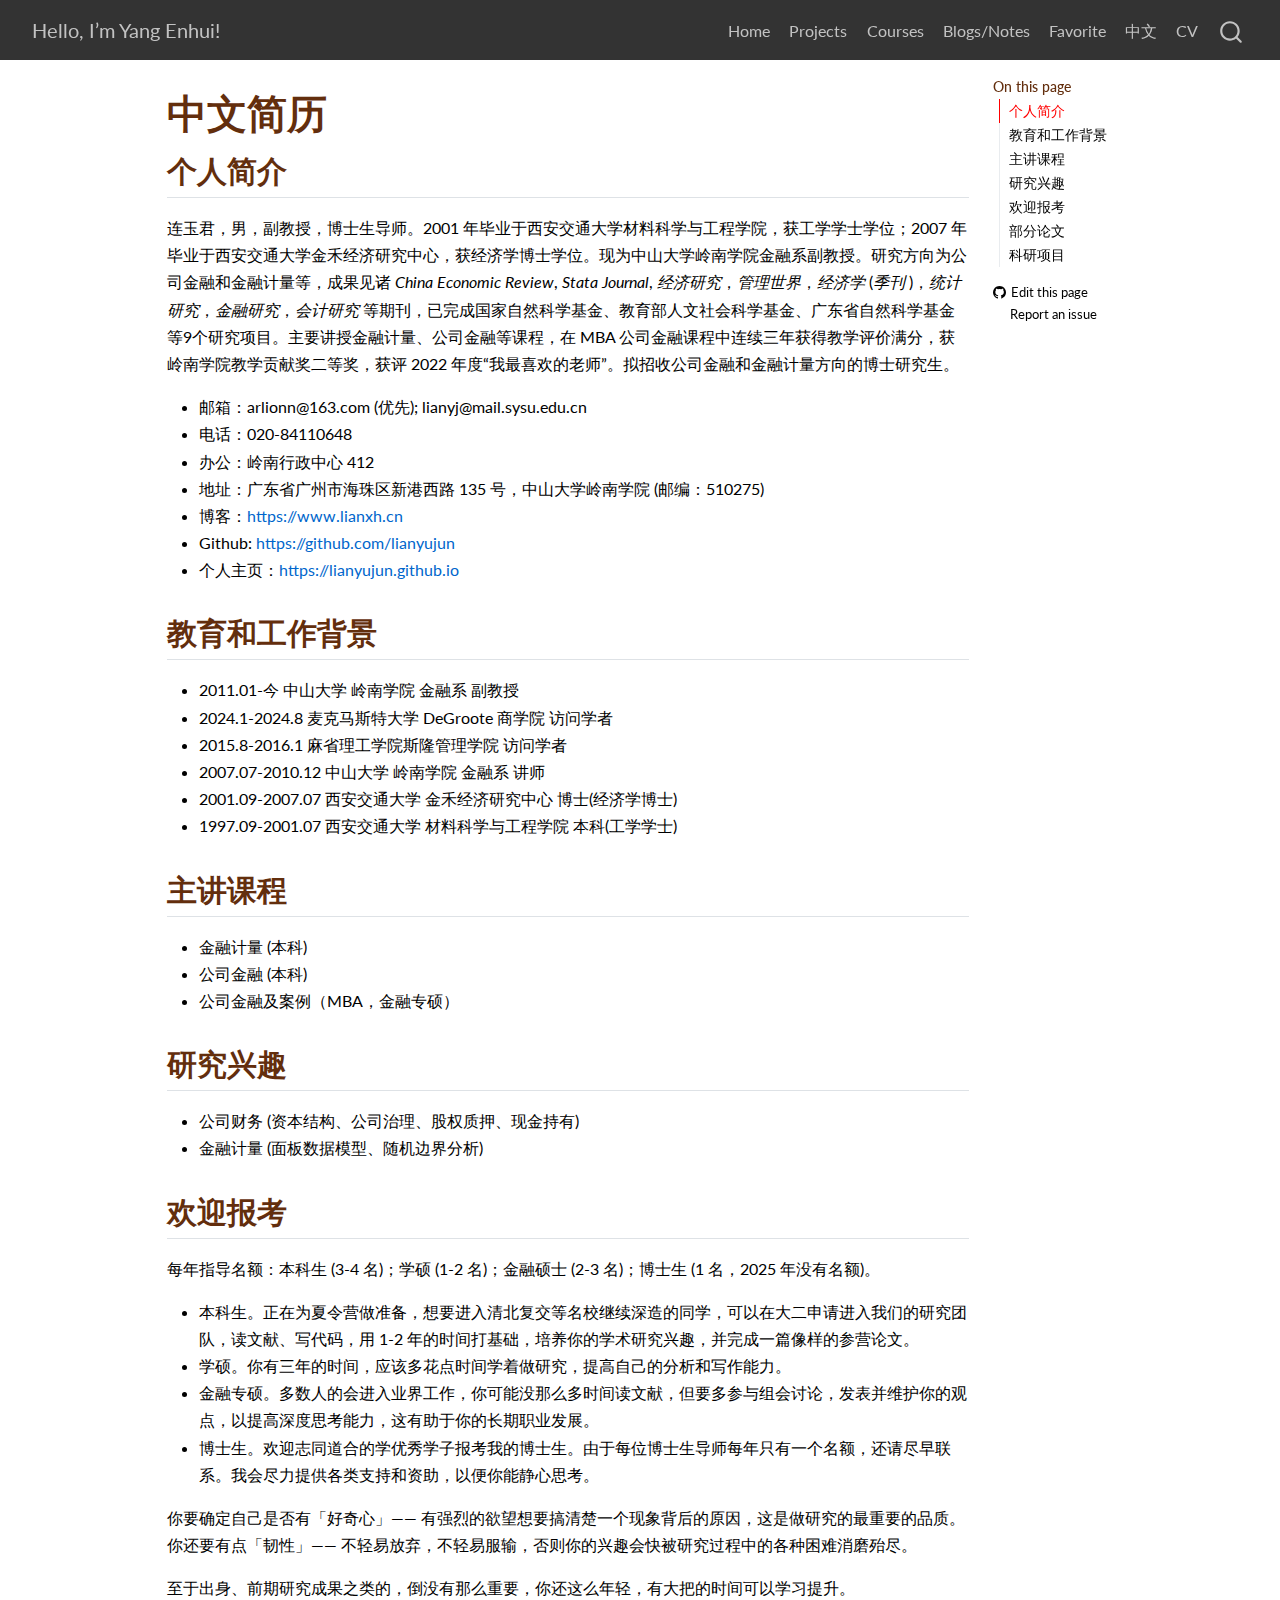
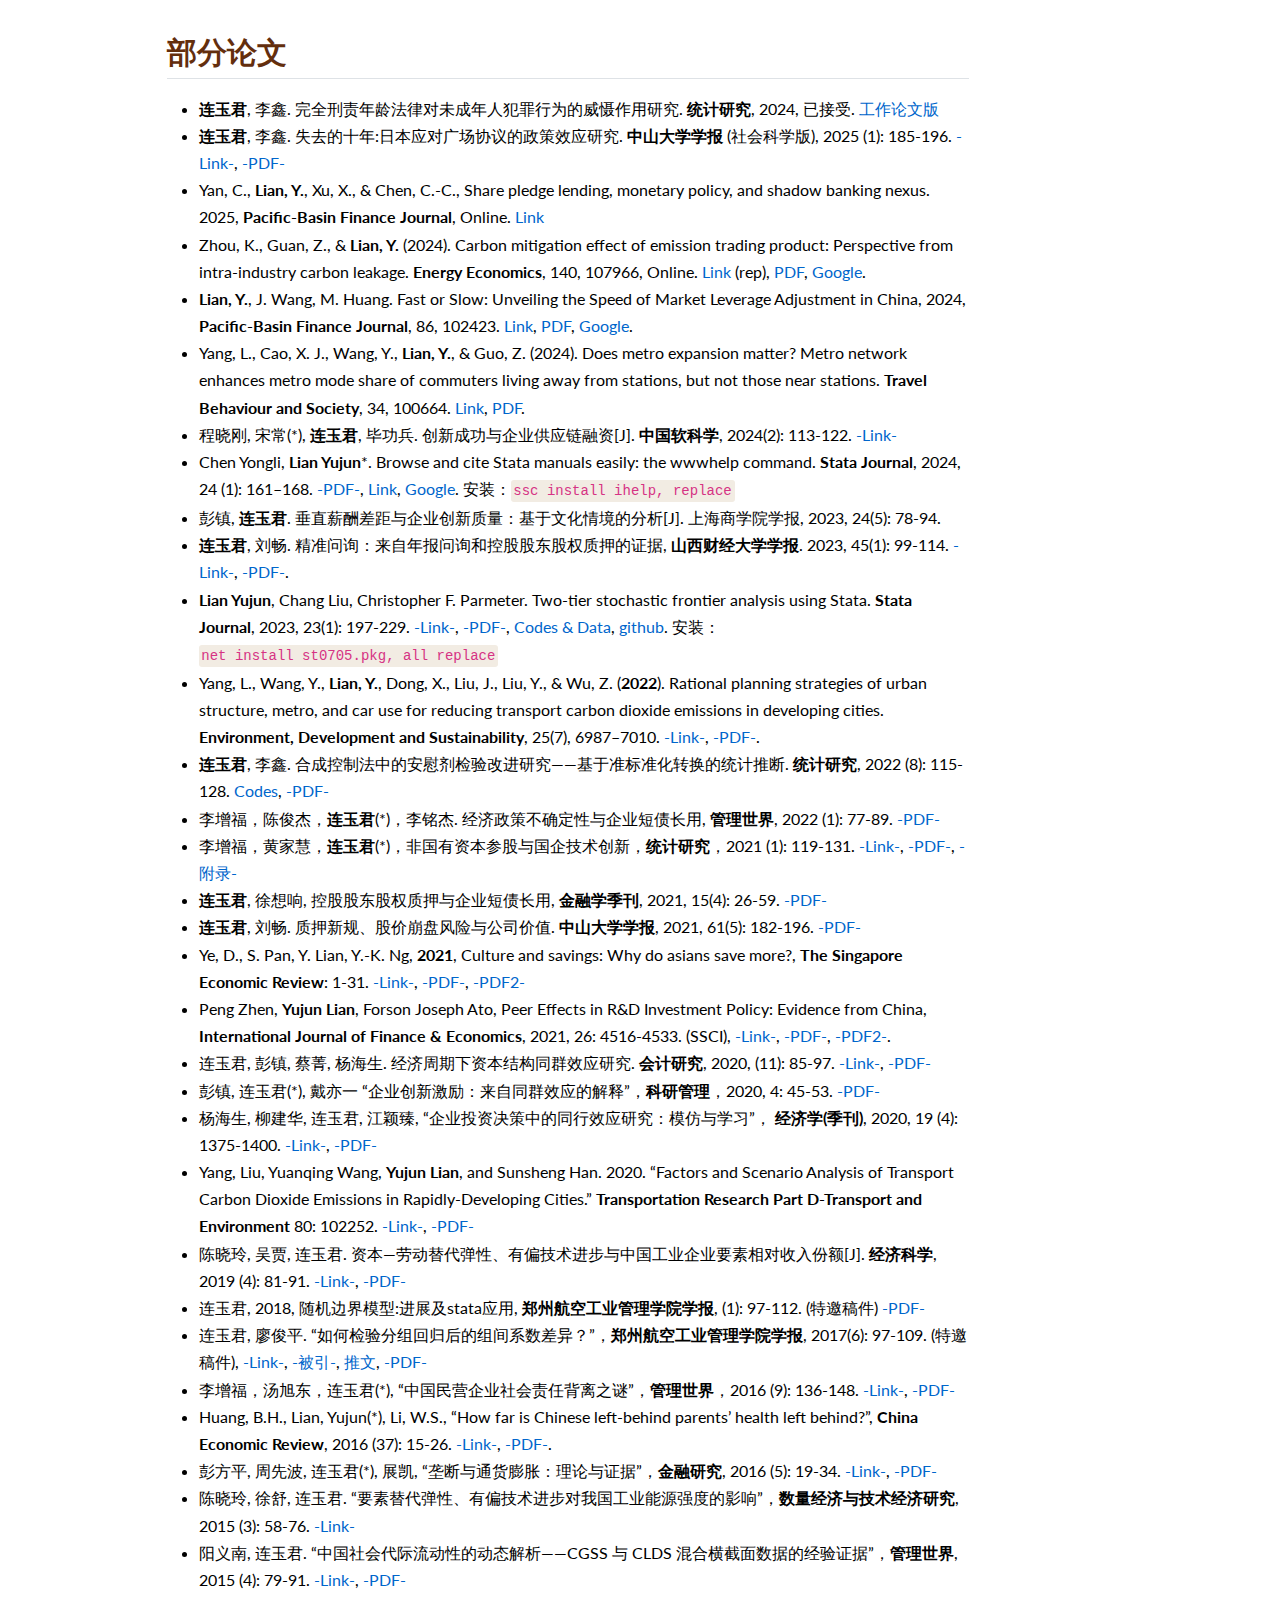
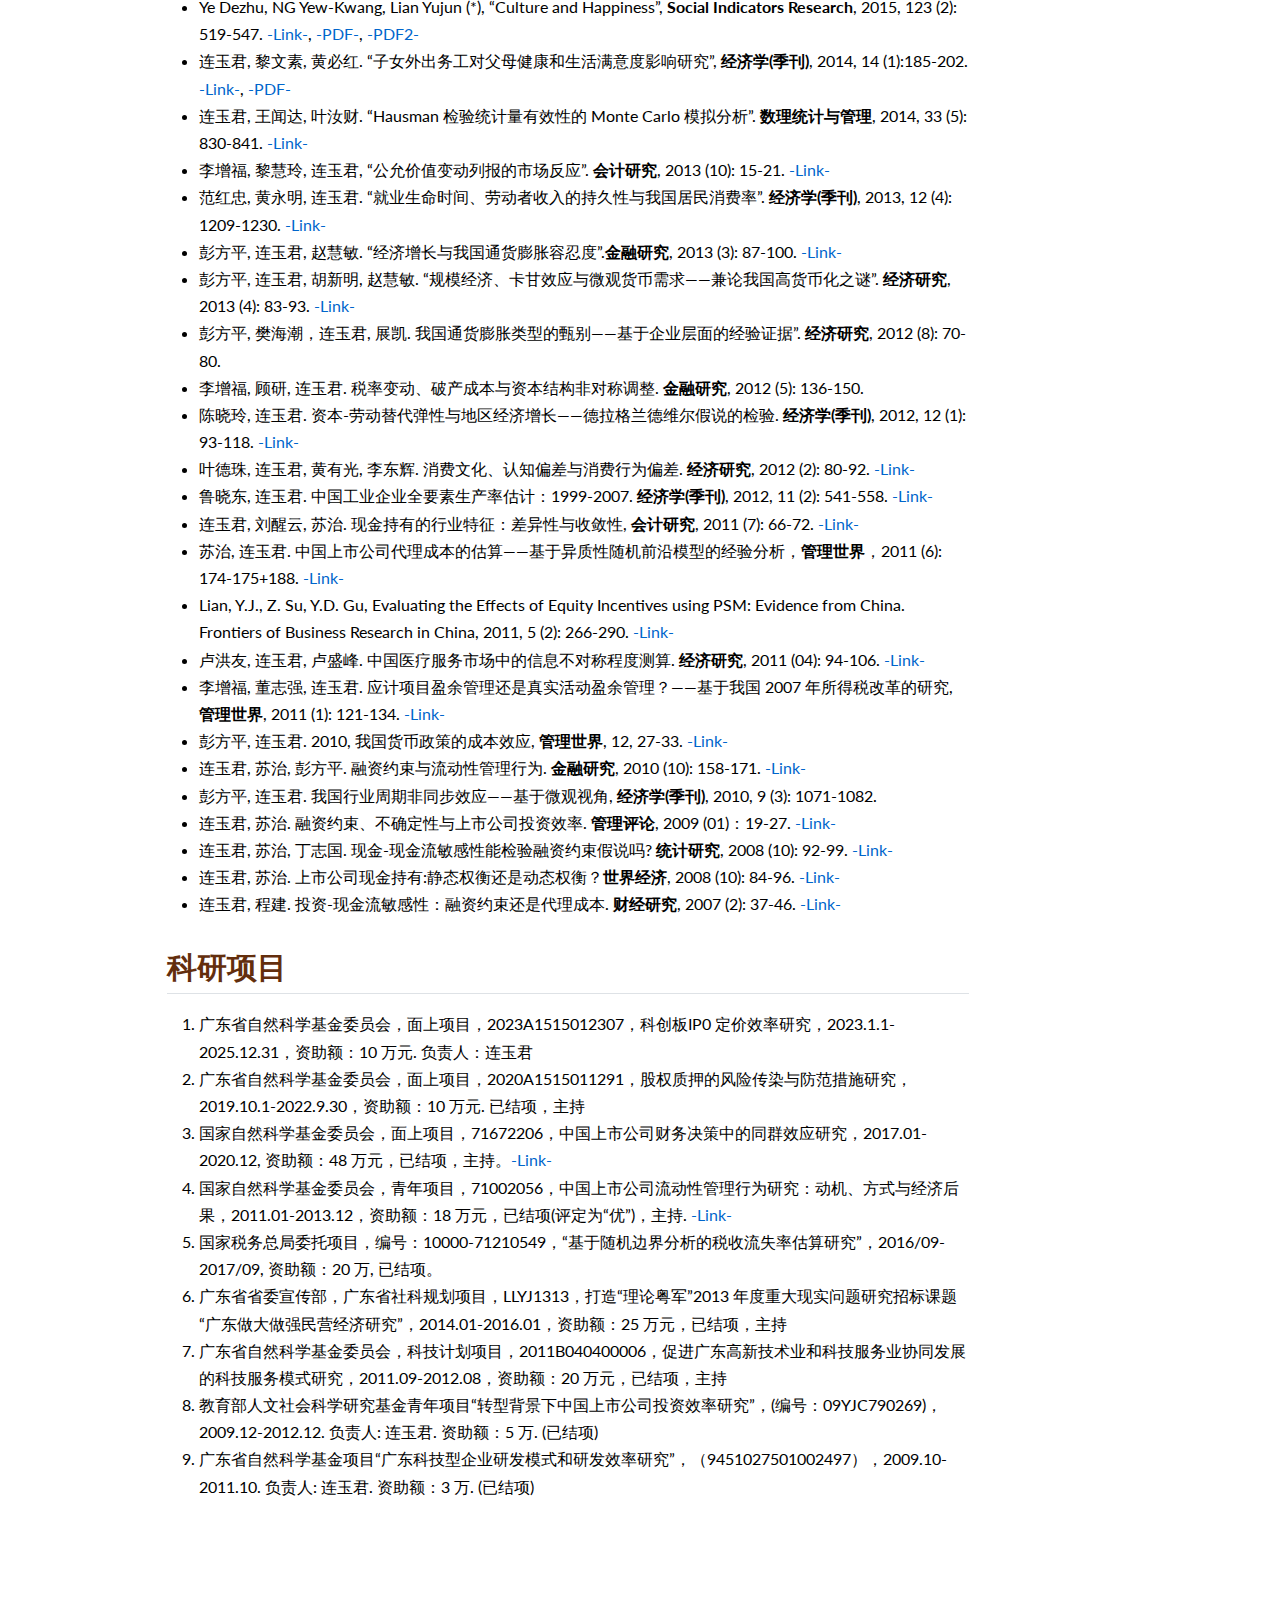
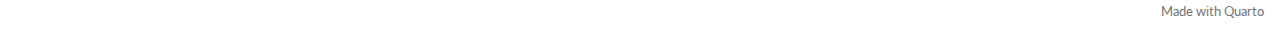
<file: docs/Chinese.html>
<!DOCTYPE html>
<html xmlns="http://www.w3.org/1999/xhtml" lang="en" xml:lang="en"><head>

<meta charset="utf-8">
<meta name="generator" content="quarto-1.8.24">

<meta name="viewport" content="width=device-width, initial-scale=1.0, user-scalable=yes">


<title>中文简历 – Hello, I’m Yang Enhui!</title>
<style>
code{white-space: pre-wrap;}
span.smallcaps{font-variant: small-caps;}
div.columns{display: flex; gap: min(4vw, 1.5em);}
div.column{flex: auto; overflow-x: auto;}
div.hanging-indent{margin-left: 1.5em; text-indent: -1.5em;}
ul.task-list{list-style: none;}
ul.task-list li input[type="checkbox"] {
  width: 0.8em;
  margin: 0 0.8em 0.2em -1em; /* quarto-specific, see https://github.com/quarto-dev/quarto-cli/issues/4556 */ 
  vertical-align: middle;
}
</style>


<script src="site_libs/quarto-nav/quarto-nav.js"></script>
<script src="site_libs/quarto-nav/headroom.min.js"></script>
<script src="site_libs/clipboard/clipboard.min.js"></script>
<script src="site_libs/quarto-search/autocomplete.umd.js"></script>
<script src="site_libs/quarto-search/fuse.min.js"></script>
<script src="site_libs/quarto-search/quarto-search.js"></script>
<meta name="quarto:offset" content="./">
<link href="./images/favicon.ico" rel="icon">
<script src="site_libs/quarto-html/quarto.js" type="module"></script>
<script src="site_libs/quarto-html/tabsets/tabsets.js" type="module"></script>
<script src="site_libs/quarto-html/axe/axe-check.js" type="module"></script>
<script src="site_libs/quarto-html/popper.min.js"></script>
<script src="site_libs/quarto-html/tippy.umd.min.js"></script>
<script src="site_libs/quarto-html/anchor.min.js"></script>
<link href="site_libs/quarto-html/tippy.css" rel="stylesheet">
<link href="site_libs/quarto-html/quarto-syntax-highlighting-933c14d29d5c578a38b5020fa70fc493.css" rel="stylesheet" id="quarto-text-highlighting-styles">
<script src="site_libs/bootstrap/bootstrap.min.js"></script>
<link href="site_libs/bootstrap/bootstrap-icons.css" rel="stylesheet">
<link href="site_libs/bootstrap/bootstrap-fd10af68dfd375810b9d505f903e4f58.min.css" rel="stylesheet" append-hash="true" id="quarto-bootstrap" data-mode="light">
<script id="quarto-search-options" type="application/json">{
  "location": "navbar",
  "copy-button": false,
  "collapse-after": 3,
  "panel-placement": "end",
  "type": "overlay",
  "limit": 50,
  "keyboard-shortcut": [
    "f",
    "/",
    "s"
  ],
  "show-item-context": false,
  "language": {
    "search-no-results-text": "No results",
    "search-matching-documents-text": "matching documents",
    "search-copy-link-title": "Copy link to search",
    "search-hide-matches-text": "Hide additional matches",
    "search-more-match-text": "more match in this document",
    "search-more-matches-text": "more matches in this document",
    "search-clear-button-title": "Clear",
    "search-text-placeholder": "",
    "search-detached-cancel-button-title": "Cancel",
    "search-submit-button-title": "Submit",
    "search-label": "Search"
  }
}</script>


</head>

<body class="nav-fixed quarto-light">

<div id="quarto-search-results"></div>
  <header id="quarto-header" class="headroom fixed-top">
    <nav class="navbar navbar-expand-lg " data-bs-theme="dark">
      <div class="navbar-container container-fluid">
      <div class="navbar-brand-container mx-auto">
    <a href="./index.html" class="navbar-brand navbar-brand-logo">
    </a>
    <a class="navbar-brand" href="./index.html">
    <span class="navbar-title">Hello, I’m Yang Enhui!</span>
    </a>
  </div>
            <div id="quarto-search" class="" title="Search"></div>
          <button class="navbar-toggler" type="button" data-bs-toggle="collapse" data-bs-target="#navbarCollapse" aria-controls="navbarCollapse" role="menu" aria-expanded="false" aria-label="Toggle navigation" onclick="if (window.quartoToggleHeadroom) { window.quartoToggleHeadroom(); }">
  <span class="navbar-toggler-icon"></span>
</button>
          <div class="collapse navbar-collapse" id="navbarCollapse">
            <ul class="navbar-nav navbar-nav-scroll ms-auto">
  <li class="nav-item">
    <a class="nav-link" href="./index.html"> 
<span class="menu-text">Home</span></a>
  </li>  
  <li class="nav-item">
    <a class="nav-link" href="./projects.html"> 
<span class="menu-text">Projects</span></a>
  </li>  
  <li class="nav-item">
    <a class="nav-link" href="./courses.html"> 
<span class="menu-text">Courses</span></a>
  </li>  
  <li class="nav-item">
    <a class="nav-link" href="./notes.html"> 
<span class="menu-text">Blogs/Notes</span></a>
  </li>  
  <li class="nav-item">
    <a class="nav-link" href="./favorite.html"> 
<span class="menu-text">Favorite</span></a>
  </li>  
  <li class="nav-item">
    <a class="nav-link" href="./yangenhui.pdf"> 
<span class="menu-text">中文</span></a>
  </li>  
  <li class="nav-item">
    <a class="nav-link" href="./yangenhui.pdf"> 
<span class="menu-text">CV</span></a>
  </li>  
</ul>
          </div> <!-- /navcollapse -->
            <div class="quarto-navbar-tools">
</div>
      </div> <!-- /container-fluid -->
    </nav>
</header>
<!-- content -->
<div id="quarto-content" class="quarto-container page-columns page-rows-contents page-layout-article page-navbar">
<!-- sidebar -->
<!-- margin-sidebar -->
    <div id="quarto-margin-sidebar" class="sidebar margin-sidebar">
        <nav id="TOC" role="doc-toc" class="toc-active">
    <h2 id="toc-title">On this page</h2>
   
  <ul>
  <li><a href="#个人简介" id="toc-个人简介" class="nav-link active" data-scroll-target="#个人简介">个人简介</a></li>
  <li><a href="#教育和工作背景" id="toc-教育和工作背景" class="nav-link" data-scroll-target="#教育和工作背景">教育和工作背景</a></li>
  <li><a href="#主讲课程" id="toc-主讲课程" class="nav-link" data-scroll-target="#主讲课程">主讲课程</a></li>
  <li><a href="#研究兴趣" id="toc-研究兴趣" class="nav-link" data-scroll-target="#研究兴趣">研究兴趣</a></li>
  <li><a href="#欢迎报考" id="toc-欢迎报考" class="nav-link" data-scroll-target="#欢迎报考">欢迎报考</a></li>
  <li><a href="#部分论文" id="toc-部分论文" class="nav-link" data-scroll-target="#部分论文">部分论文</a></li>
  <li><a href="#科研项目" id="toc-科研项目" class="nav-link" data-scroll-target="#科研项目">科研项目</a></li>
  </ul>
<div class="toc-actions"><ul><li><a href="https://github.com/yangeh03/yangeh03.github.io/edit/main/Chinese.qmd" class="toc-action"><i class="bi bi-github"></i>Edit this page</a></li><li><a href="https://github.com/yangeh03/yangeh03.github.io/issues/new" class="toc-action"><i class="bi empty"></i>Report an issue</a></li></ul></div></nav>
    </div>
<!-- main -->
<main class="content" id="quarto-document-content">

<header id="title-block-header" class="quarto-title-block default">
<div class="quarto-title">
<h1 class="title">中文简历</h1>
</div>



<div class="quarto-title-meta">

    
  
    
  </div>
  


</header>


<section id="个人简介" class="level2">
<h2 class="anchored" data-anchor-id="个人简介">个人简介</h2>
<p>连玉君，男，副教授，博士生导师。2001 年毕业于西安交通大学材料科学与工程学院，获工学学士学位；2007 年毕业于西安交通大学金禾经济研究中心，获经济学博士学位。现为中山大学岭南学院金融系副教授。研究方向为公司金融和金融计量等，成果见诸 <em>China Economic Review</em>, <em>Stata Journal</em>, <em>经济研究</em>，<em>管理世界</em>，<em>经济学</em> (<em>季刊</em> )，<em>统计研究</em>，<em>金融研究</em>，<em>会计研究</em> 等期刊，已完成国家自然科学基金、教育部人文社会科学基金、广东省自然科学基金等9个研究项目。主要讲授金融计量、公司金融等课程，在 MBA 公司金融课程中连续三年获得教学评价满分，获岭南学院教学贡献奖二等奖，获评 2022 年度“我最喜欢的老师”。拟招收公司金融和金融计量方向的博士研究生。</p>
<ul>
<li>邮箱：arlionn@163.com (优先); lianyj@mail.sysu.edu.cn</li>
<li>电话：020-84110648</li>
<li>办公：岭南行政中心 412</li>
<li>地址：广东省广州市海珠区新港西路 135 号，中山大学岭南学院 (邮编：510275)</li>
<li>博客：<a href="https://www.lianxh.cn" class="uri">https://www.lianxh.cn</a></li>
<li>Github: <a href="https://github.com/lianyujun" class="uri">https://github.com/lianyujun</a></li>
<li>个人主页：<a href="https://lianyujun.github.io" class="uri">https://lianyujun.github.io</a></li>
</ul>
</section>
<section id="教育和工作背景" class="level2">
<h2 class="anchored" data-anchor-id="教育和工作背景">教育和工作背景</h2>
<ul>
<li>2011.01-今 中山大学 岭南学院 金融系 副教授</li>
<li>2024.1-2024.8 麦克马斯特大学 DeGroote 商学院 访问学者</li>
<li>2015.8-2016.1 麻省理工学院斯隆管理学院 访问学者</li>
<li>2007.07-2010.12 中山大学 岭南学院 金融系 讲师</li>
<li>2001.09-2007.07 西安交通大学 金禾经济研究中心 博士(经济学博士)</li>
<li>1997.09-2001.07 西安交通大学 材料科学与工程学院 本科(工学学士)</li>
</ul>
</section>
<section id="主讲课程" class="level2">
<h2 class="anchored" data-anchor-id="主讲课程">主讲课程</h2>
<ul>
<li>金融计量 (本科)</li>
<li>公司金融 (本科)</li>
<li>公司金融及案例（MBA，金融专硕）</li>
</ul>
</section>
<section id="研究兴趣" class="level2">
<h2 class="anchored" data-anchor-id="研究兴趣">研究兴趣</h2>
<ul>
<li>公司财务 (资本结构、公司治理、股权质押、现金持有)</li>
<li>金融计量 (面板数据模型、随机边界分析)</li>
</ul>
</section>
<section id="欢迎报考" class="level2">
<h2 class="anchored" data-anchor-id="欢迎报考">欢迎报考</h2>
<p>每年指导名额：本科生 (3-4 名)；学硕 (1-2 名)；金融硕士 (2-3 名)；博士生 (1 名，2025 年没有名额)。</p>
<ul>
<li>本科生。正在为夏令营做准备，想要进入清北复交等名校继续深造的同学，可以在大二申请进入我们的研究团队，读文献、写代码，用 1-2 年的时间打基础，培养你的学术研究兴趣，并完成一篇像样的参营论文。</li>
<li>学硕。你有三年的时间，应该多花点时间学着做研究，提高自己的分析和写作能力。</li>
<li>金融专硕。多数人的会进入业界工作，你可能没那么多时间读文献，但要多参与组会讨论，发表并维护你的观点，以提高深度思考能力，这有助于你的长期职业发展。</li>
<li>博士生。欢迎志同道合的学优秀学子报考我的博士生。由于每位博士生导师每年只有一个名额，还请尽早联系。我会尽力提供各类支持和资助，以便你能静心思考。</li>
</ul>
<p>你要确定自己是否有「好奇心」—— 有强烈的欲望想要搞清楚一个现象背后的原因，这是做研究的最重要的品质。你还要有点「韧性」—— 不轻易放弃，不轻易服输，否则你的兴趣会快被研究过程中的各种困难消磨殆尽。</p>
<p>至于出身、前期研究成果之类的，倒没有那么重要，你还这么年轻，有大把的时间可以学习提升。</p>
</section>
<section id="部分论文" class="level2">
<h2 class="anchored" data-anchor-id="部分论文">部分论文</h2>
<ul>
<li><strong>连玉君</strong>, 李鑫. 完全刑责年龄法律对未成年人犯罪行为的威慑作用研究. <strong>统计研究</strong>, 2024, 已接受. <a href="https://file-lianxh.oss-cn-shenzhen.aliyuncs.com/Refs/LianPub/%E8%BF%9E%E7%8E%89%E5%90%9B-%E6%9D%8E%E9%91%AB-2024-%E7%BB%9F%E8%AE%A1%E7%A0%94%E7%A9%B6-RDD-%E6%9C%AA%E6%88%90%E5%B9%B4%E4%BA%BA.pdf">工作论文版</a></li>
<li><strong>连玉君</strong>, 李鑫. 失去的十年:日本应对广场协议的政策效应研究. <strong>中山大学学报</strong> (社会科学版), 2025 (1): 185-196. <a href="https://link.cnki.net/doi/10.13471/j.cnki.jsysusse.2025.01.020">-Link-</a>, <a href="https://bar.cnki.net/bar/download/order?id=Pmp%2F5es3RB81cmauPwpbvsPMJcfwHgIZAnUyOJG6Kdog%2BHL%2FGFrGhKahW4YGMC%2BS9rApGw1Kn1Osj2RxbQfKvjCe6SDJA%2FE4K5lDg6WoZeh7b5mY%2FmsIpB5E%2FKF94iQVwddxEU3rL3oTHoiWc6PitFK57xT%2B8LhM%2BfEqYWvBGm0igmLMld3nSvbU4a5%2BOkNaUlSU0HSLnl9m7MwOtW%2FIk9GlczRq40icS9q1bpEM6d9lgv7q8C%2BP7FPVW3hwYPcqveGzrp%2B41EH7caBaJ8FVkg%3D%3D">-PDF-</a></li>
<li>Yan, C., <strong>Lian, Y.</strong>, Xu, X., &amp; Chen, C.-C., Share pledge lending, monetary policy, and shadow banking nexus. 2025, <strong>Pacific-Basin Finance Journal</strong>, Online. <a href="https://doi.org/10.1016/j.pacfin.2025.102772">Link</a></li>
<li>Zhou, K., Guan, Z., &amp; <strong>Lian, Y.</strong> (2024). Carbon mitigation effect of emission trading product: Perspective from intra-industry carbon leakage. <strong>Energy Economics</strong>, 140, 107966, Online. <a href="https://doi.org/10.1016/j.eneco.2024.107966">Link</a> (rep), <a href="https://file-lianxh.oss-cn-shenzhen.aliyuncs.com/Refs/LianPub/Lian-2024-EE_Preproof.pdf">PDF</a>, <a href="https://scholar.google.com/scholar?q=Carbon%20mitigation%20effect%20of%20emission%20trading%20product:%20Perspective%20from%20intra-industry%20carbon%20leakage">Google</a>.</li>
<li><strong>Lian, Y.</strong>, J. Wang, M. Huang. Fast or Slow: Unveiling the Speed of Market Leverage Adjustment in China, 2024, <strong>Pacific-Basin Finance Journal</strong>, 86, 102423. <a href="https://doi.org/10.1016/j.pacfin.2024.102423">Link</a>, <a href="https://file-lianxh.oss-cn-shenzhen.aliyuncs.com/Refs/LianPub/Lian_2024_Fast_or_slow_Unveiling_the_speed_of_market_leverage_adjustment_in_China.pdf">PDF</a>, <a href="https://scholar.google.com/scholar?q=Fast%20or%20slow:%20Unveiling%20the%20speed%20of%20market%20leverage%20adjustment%20in%20China">Google</a>.</li>
<li>Yang, L., Cao, X. J., Wang, Y., <strong>Lian, Y.</strong>, &amp; Guo, Z. (2024). Does metro expansion matter? Metro network enhances metro mode share of commuters living away from stations, but not those near stations. <strong>Travel Behaviour and Society</strong>, 34, 100664. <a href="https://doi.org/10.1016/j.tbs.2023.100664">Link</a>, <a href="https://file-lianxh.oss-cn-shenzhen.aliyuncs.com/Refs/LianPub/Yang_Lian_2024_TBS.pdf">PDF</a>.</li>
<li>程晓刚, 宋常(*), <strong>连玉君</strong>, 毕功兵. 创新成功与企业供应链融资[J]. <strong>中国软科学</strong>, 2024(2): 113-122. <a href="https://kns.cnki.net/kcms2/article/abstract?v=ifIT5_n5_GfsqAytcOFCtKtj3A3Ye2M3_9RBgXUpgnhGuce7Awmik5x9zVhSYfbQyEvQrpnA9vn4AttiF0kfsYgAFfIovjC_oeJJuO2YG7aA3ABB3IoGwXR8R9n0lREGvz3EJ3tcLM8Y3ekH7JFdlpgV2VUjnovy_2sYLNwwuPk=&amp;uniplatform=NZKPT">-Link-</a></li>
<li>Chen Yongli, <strong>Lian Yujun</strong>*. Browse and cite Stata manuals easily: the wwwhelp command. <strong>Stata Journal</strong>, 2024, 24 (1): 161–168. <a href="https://file-lianxh.oss-cn-shenzhen.aliyuncs.com/Refs/LianPub/Chen-Lian-2024-SJ-wwwhelp-ihelp.pdf">-PDF-</a>, <a href="https://doi.org/10.1177/1536867X241233676">Link</a>, <a href="https://scholar.google.com/scholar?q=Browse%20and%20cite%20Stata%20manuals%20easily:%20The%20wwwhelp%20command">Google</a>. 安装：<code>ssc install ihelp, replace</code></li>
<li>彭镇, <strong>连玉君</strong>. 垂直薪酬差距与企业创新质量：基于文化情境的分析[J]. 上海商学院学报, 2023, 24(5): 78-94.</li>
<li><strong>连玉君</strong>, 刘畅. 精准问询：来自年报问询和控股股东股权质押的证据, <strong>山西财经大学学报</strong>. 2023, 45(1): 99-114. <a href="https://d.wanfangdata.com.cn/periodical/sxcjdxxb202301008">-Link-</a>, <a href="https://file-lianxh.oss-cn-shenzhen.aliyuncs.com/Refs/LianPub/%E8%BF%9E%E7%8E%89%E5%90%9B-%E5%88%98%E7%95%85-2023-%E7%B2%BE%E5%87%86%E9%97%AE%E8%AF%A2_%E6%9D%A5%E8%87%AA%E5%B9%B4%E6%8A%A5%E9%97%AE%E8%AF%A2%E5%92%8C%E6%8E%A7%E8%82%A1%E8%82%A1%E4%B8%9C%E8%82%A1%E6%9D%83%E8%B4%A8%E6%8A%BC%E7%9A%84%E8%AF%81%E6%8D%AE.pdf">-PDF-</a>.</li>
<li><strong>Lian Yujun</strong>, Chang Liu, Christopher F. Parmeter. Two-tier stochastic frontier analysis using Stata. <strong>Stata Journal</strong>, 2023, 23(1): 197-229. <a href="https://journals.sagepub.com/doi/abs/10.1177/1536867X231162033">-Link-</a>, <a href="https://file.lianxh.cn/Refs/LianPub/Lian-2023-SJ-sftt-Two-tier-SFA.pdf">-PDF-</a>, <a href="https://gitee.com/arlionn/sftt">Codes &amp; Data</a>, <a href="https://github.com/arlionn/sftt">github</a>. 安装：<code>net install st0705.pkg, all replace</code></li>
<li>Yang, L., Wang, Y., <strong>Lian, Y.</strong>, Dong, X., Liu, J., Liu, Y., &amp; Wu, Z. (<strong>2022</strong>). Rational planning strategies of urban structure, metro, and car use for reducing transport carbon dioxide emissions in developing cities. <strong>Environment, Development and Sustainability</strong>, 25(7), 6987–7010. <a href="https://doi.org/10.1007/s10668-022-02344-0">-Link-</a>, <a href="https://link.springer.com/content/pdf/10.1007/s10668-022-02344-0.pdf">-PDF-</a>.</li>
<li><strong>连玉君</strong>, 李鑫. 合成控制法中的安慰剂检验改进研究——基于准标准化转换的统计推断. <strong>统计研究</strong>, 2022 (8): 115-128. <a href="https://gitee.com/arlionn/synthsd">Codes</a>, <a href="https://file-lianxh.oss-cn-shenzhen.aliyuncs.com/Refs/LianPub/%E8%BF%9E%E7%8E%89%E5%90%9B-%E6%9D%8E%E9%91%AB-2022-%E7%BB%9F%E8%AE%A1%E7%A0%94%E7%A9%B6-%E6%A0%A1%E6%A0%B7-%E9%9D%9E%E6%AD%A3%E5%BC%8F%E7%89%88.pdf">-PDF-</a></li>
<li>李增福，陈俊杰，<strong>连玉君</strong>(*)，李铭杰. 经济政策不确定性与企业短债长用, <strong>管理世界</strong>, 2022 (1): 77-89. <a href="https://file-lianxh.oss-cn-shenzhen.aliyuncs.com/Refs/LianPub/%E6%9D%8E%E5%A2%9E%E7%A6%8F-%E8%BF%9E%E7%8E%89%E5%90%9B-2022-%E7%AE%A1%E7%90%86%E4%B8%96%E7%95%8C-%E7%BB%8F%E6%B5%8E%E6%94%BF%E7%AD%96%E4%B8%8D%E7%A1%AE%E5%AE%9A%E6%80%A7%E4%B8%8E%E4%BC%81%E4%B8%9A%E7%9F%AD%E5%80%BA%E9%95%BF%E7%94%A8.pdf">-PDF-</a></li>
<li>李增福，黄家慧，<strong>连玉君</strong>(*)，非国有资本参股与国企技术创新，<strong>统计研究</strong>，2021 (1): 119-131. <a href="https://t.cnki.net/kcms/detail?v=X6oIUGaNdGl02O8hLreyMfQ1AB_lc7oZyruBxG73K9OVEB6dr7g6N2LQ1UIioRWcfRv5Ih1EskkwhzyU6x-XF-fvlUvmr2hJwiEvVfIzYhBskUjtHXBQNfai1jy4bto0&amp;uniplatform=NZKPT">-Link-</a>, <a href="https://file-lianxh.oss-cn-shenzhen.aliyuncs.com/Refs/LianPub/%E6%9D%8E%E5%A2%9E%E7%A6%8F-%E8%BF%9E%E7%8E%89%E5%90%9B-2021-%E5%B8%A6%E5%B0%81%E9%9D%A2-%E7%BB%9F%E8%AE%A1%E7%A0%94%E7%A9%B6-%E9%9D%9E%E5%9B%BD%E6%9C%89%E8%B5%84%E6%9C%AC%E5%8F%82%E8%82%A1%E4%B8%8E%E5%9B%BD%E4%BC%81%E6%8A%80%E6%9C%AF%E5%88%9B%E6%96%B0.pdf">-PDF-</a>, <a href="https://file-lianxh.oss-cn-shenzhen.aliyuncs.com/Refs/LianPub/%E6%9D%8E%E5%A2%9E%E7%A6%8F-%E8%BF%9E%E7%8E%89%E5%90%9B-2021-%E9%99%84%E5%BD%95-%E7%BB%9F%E8%AE%A1%E7%A0%94%E7%A9%B6-%E9%9D%9E%E5%9B%BD%E6%9C%89%E8%B5%84%E6%9C%AC%E5%8F%82%E8%82%A1%E4%B8%8E%E5%9B%BD%E4%BC%81%E6%8A%80%E6%9C%AF%E5%88%9B%E6%96%B0.pdf">-附录-</a></li>
<li><strong>连玉君</strong>, 徐想响, 控股股东股权质押与企业短债长用, <strong>金融学季刊</strong>, 2021, 15(4): 26-59. <a href="https://file-lianxh.oss-cn-shenzhen.aliyuncs.com/Refs/LianPub/%E8%BF%9E%E7%8E%89%E5%90%9B-2021-%E9%87%91%E8%9E%8D%E5%AD%A6%E5%AD%A3%E5%88%8A-%E6%8E%A7%E8%82%A1%E8%82%A1%E4%B8%9C%E8%82%A1%E6%9D%83%E8%B4%A8%E6%8A%BC%E4%B8%8E%E4%BC%81%E4%B8%9A%E7%9F%AD%E5%80%BA%E9%95%BF%E7%94%A8.pdf">-PDF-</a></li>
<li><strong>连玉君</strong>, 刘畅. 质押新规、股价崩盘风险与公司价值. <strong>中山大学学报</strong>, 2021, 61(5): 182-196. <a href="https://file-lianxh.oss-cn-shenzhen.aliyuncs.com/Refs/LianPub/%E8%BF%9E%E7%8E%89%E5%90%9B-%E5%88%98%E7%95%85-2021-%E4%B8%AD%E5%A4%A7%E5%AD%A6%E6%8A%A5-%E8%B4%A8%E6%8A%BC%E6%96%B0%E8%A7%84-%E8%82%A1%E4%BB%B7%E5%B4%A9%E7%9B%98%E9%A3%8E%E9%99%A9%E4%B8%8E%E5%85%AC%E5%8F%B8%E4%BB%B7%E5%80%BC.pdf">-PDF-</a></li>
<li>Ye, D., S. Pan, Y. Lian, Y.-K. Ng, <strong>2021</strong>, Culture and savings: Why do asians save more?, <strong>The Singapore Economic Review</strong>: 1-31. <a href="https://www.worldscientific.com/doi/full/10.1142/S0217590819500607">-Link-</a>, <a href="https://www.worldscientific.com/doi/epdf/10.1142/S0217590819500607">-PDF-</a>, <a href="https://file-lianxh.oss-cn-shenzhen.aliyuncs.com/Refs/LianPub/Ye_Lian_2020_Culture-and-Savings_SER.pdf">-PDF2-</a></li>
<li>Peng Zhen, <strong>Yujun Lian</strong>, Forson Joseph Ato, Peer Effects in R&amp;D Investment Policy: Evidence from China, <strong>International Journal of Finance &amp; Economics</strong>, 2021, 26: 4516-4533. (SSCI), <a href="https://onlinelibrary.wiley.com/doi/full/10.1002/ijfe.2028">-Link-</a>, <a href="https://onlinelibrary.wiley.com/doi/epdf/10.1002/ijfe.2028">-PDF-</a>, <a href="https://file-lianxh.oss-cn-shenzhen.aliyuncs.com/Refs/LianPub/Peng_Lian_2020_Peer-effects-in-%20RD-investment-policy.pdf">-PDF2-</a>.</li>
<li>连玉君, 彭镇, 蔡菁, 杨海生. 经济周期下资本结构同群效应研究. <strong>会计研究</strong>, 2020, (11): 85-97. <a href="https://t.cnki.net/kcms/detail?v=X6oIUGaNdGlrcQ3EAxDkIyS7JVN9RZzbI2ci-F4lxs7vX3pbiFS8-nABvY59ioPj8mODCOh1h6K1-YkcqEFjJzUvtkx7-tFLhvO_fIES1l6PUe_LmCyqqq9NAODEXtQZ&amp;uniplatform=NZKPT">-Link-</a>, <a href="https://file-lianxh.oss-cn-shenzhen.aliyuncs.com/Refs/LianPub/%E8%BF%9E%E7%8E%89%E5%90%9B-%E5%BD%AD%E9%95%87-%E8%94%A1%E8%8F%81-%E6%9D%A8%E6%B5%B7%E7%94%9F-2020-11-%E4%BC%9A%E8%AE%A1%E7%A0%94%E7%A9%B6.pdf">-PDF-</a></li>
<li>彭镇, 连玉君(*), 戴亦一 “企业创新激励：来自同群效应的解释”，<strong>科研管理</strong>，2020, 4: 45-53. <a href="https://file-lianxh.oss-cn-shenzhen.aliyuncs.com/Refs/LianPub/%E5%BD%AD%E9%95%87-%E8%BF%9E%E7%8E%89%E5%90%9B-2019-%E7%A7%91%E7%A0%94%E7%AE%A1%E7%90%86-%E4%BC%81%E4%B8%9A%E5%88%9B%E6%96%B0%E6%BF%80%E5%8A%B1_%E6%9D%A5%E8%87%AA%E5%90%8C%E7%BE%A4%E6%95%88%E5%BA%94%E7%9A%84%E8%A7%A3%E9%87%8A.pdf">-PDF-</a></li>
<li>杨海生, 柳建华, 连玉君, 江颖臻, “企业投资决策中的同行效应研究：模仿与学习”， <strong>经济学(季刊)</strong>, 2020, 19 (4): 1375-1400. <a href="https://kns.cnki.net/kcms/detail/detail.aspx?dbcode=CJFD&amp;dbname=CJFDLAST2020&amp;filename=JJXU202004012&amp;v=vnwv0yeOYjJw%25mmd2BlUxc6MxanVFhxwRp%25mmd2F6IpffyTQo6%25mmd2Bsuy7Loyopjgp%25mmd2BjNBhek9pFx">-Link-</a>, <a href="https://file-lianxh.oss-cn-shenzhen.aliyuncs.com/Refs/LianPub/%E6%9D%A8%E6%B5%B7%E7%94%9F-%E6%9F%B3%E5%BB%BA%E5%8D%8E-%E8%BF%9E%E7%8E%89%E5%90%9B-2019-%E7%BB%8F%E6%B5%8E%E5%AD%A6%E5%AD%A3%E5%88%8A-%E4%BC%81%E4%B8%9A%E6%8A%95%E8%B5%84%E5%86%B3%E7%AD%96%E4%B8%AD%E7%9A%84%E5%90%8C%E8%A1%8C%E6%95%88%E5%BA%94%E7%A0%94%E7%A9%B6.pdf">-PDF-</a></li>
<li>Yang, Liu, Yuanqing Wang, <strong>Yujun Lian</strong>, and Sunsheng Han. 2020. “Factors and Scenario Analysis of Transport Carbon Dioxide Emissions in Rapidly-Developing Cities.” <strong>Transportation Research Part D-Transport and Environment</strong> 80: 102252. <a href="https://doi.org/10.1016/j.trd.2020.102252">-Link-</a>, <a href="https://file-lianxh.oss-cn-shenzhen.aliyuncs.com/Refs/LianPub/Yang_Lian_2020_Q2-Transportation_Research_Part_D.pdf">-PDF-</a></li>
<li>陈晓玲, 吴贾, 连玉君. 资本—劳动替代弹性、有偏技术进步与中国工业企业要素相对收入份额[J]. <strong>经济科学</strong>, 2019 (4): 81-91. <a href="https://kns.cnki.net/kcms/detail/detail.aspx?dbcode=CJFD&amp;dbname=CJFDLAST2019&amp;filename=JJKX201904008&amp;v=MiYkH8v4IDNOpUHlm2A4WC2Byy%25mmd2FEbCk%25mmd2FtrFE5C9bi1ao4XQNgbDmqna4Q6Iz0Vkp">-Link-</a>, <a href="https://file-lianxh.oss-cn-shenzhen.aliyuncs.com/Refs/LianPub/%E9%99%88%E6%99%93%E7%8E%B2_%E5%90%B4%E8%B4%BE_%E8%BF%9E%E7%8E%89%E5%90%9B_2019_%E8%B5%84%E6%9C%AC_%E5%8A%B3%E5%8A%A8%E6%9B%BF%E4%BB%A3%E5%BC%B9%E6%80%A7_%E6%9C%89%E5%81%8F%E6%8A%80%E6%9C%AF%E8%BF%9B%E6%AD%A5%E4%B8%8E%E4%B8%AD%E5%9B%BD%E5%B7%A5%E4%B8%9A%E4%BC%81%E4%B8%9A%E8%A6%81%E7%B4%A0%E7%9B%B8%E5%AF%B9%E6%94%B6%E5%85%A5%E4%BB%BD%E9%A2%9D.pdf">-PDF-</a></li>
<li>连玉君, 2018, 随机边界模型:进展及stata应用, <strong>郑州航空工业管理学院学报</strong>, (1): 97-112. (特邀稿件) <a href="https://file-lianxh.oss-cn-shenzhen.aliyuncs.com/Refs/LianPub/%E8%BF%9E%E7%8E%89%E5%90%9B-2018-%E9%9A%8F%E6%9C%BA%E8%BE%B9%E7%95%8C%E6%A8%A1%E5%9E%8B_%E8%BF%9B%E5%B1%95%E5%8F%8AStata%E5%BA%94%E7%94%A8.pdf">-PDF-</a></li>
<li>连玉君, 廖俊平. “如何检验分组回归后的组间系数差异？”，<strong>郑州航空工业管理学院学报</strong>, 2017(6): 97-109. (特邀稿件), <a href="https://t.cnki.net/kcms/detail?v=3uoqIhG8C44YLTlOAiTRKgchrJ08w1e7KuxSPDoq7DTCXFyWbxw4dosRY_cytYzVnMc59G-pPbdxJriX8YSFT8J3rOGAdQkT&amp;uniplatform=NZKPT">-Link-</a>, <a href="https://ref.cnki.net/REF/Detail/GetRefFileDetail?fileName=ZZHK201706010&amp;title=%e5%a6%82%e4%bd%95%e6%a3%80%e9%aa%8c%e5%88%86%e7%bb%84%e5%9b%9e%e5%bd%92%e5%90%8e%e7%9a%84%e7%bb%84%e9%97%b4%e7%b3%bb%e6%95%b0%e5%b7%ae%e5%bc%82%3f&amp;fileCount=265&amp;otherRefCount=264&amp;yearCnt=0&amp;begin=&amp;end=&amp;isOtherCited=False&amp;isInCludedString=Y&amp;sourceRange=">-被引-</a>, <a href="https://www.lianxh.cn/news/051e3a01cdb19.html">推文</a>, <a href="https://file-lianxh.oss-cn-shenzhen.aliyuncs.com/Refs/LianPub/%E8%BF%9E%E7%8E%89%E5%90%9B-2017-%E5%A6%82%E4%BD%95%E6%A3%80%E9%AA%8C%E5%88%86%E7%BB%84%E5%9B%9E%E5%BD%92%E5%90%8E%E7%9A%84%E7%BB%84%E9%97%B4%E7%B3%BB%E6%95%B0%E5%B7%AE%E5%BC%82.pdf">-PDF-</a></li>
<li>李增福，汤旭东，连玉君(*), “中国民营企业社会责任背离之谜”，<strong>管理世界</strong>，2016 (9): 136-148. <a href="https://t.cnki.net/kcms/detail?v=X6oIUGaNdGlrAgAg5enwdNuHSVvILWgMK-Q3J0S4qLJKbGDEE3uvbhTG_E0ETd1ZaXGc_1a5O8EwnjnGG-mD-sq81UpA_-kbHG7p0lyW_Jn-fDF9Pu9YNUurzmZXGRbF&amp;uniplatform=NZKPT">-Link-</a>, <a href="https://file-lianxh.oss-cn-shenzhen.aliyuncs.com/Refs/LianPub/%E6%9D%8E%E5%A2%9E%E7%A6%8F-%E8%BF%9E%E7%8E%89%E5%90%9B-2016-%E7%AE%A1%E7%90%86%E4%B8%96%E7%95%8C-%E4%B8%AD%E5%9B%BD%E6%B0%91%E8%90%A5%E4%BC%81%E4%B8%9A%E7%A4%BE%E4%BC%9A%E8%B4%A3%E4%BB%BB%E8%83%8C%E7%A6%BB%E4%B9%8B%E8%B0%9C.pdf">-PDF-</a></li>
<li>Huang, B.H., Lian, Yujun(*), Li, W.S., “How far is Chinese left-behind parents’ health left behind?”, <strong>China Economic Review</strong>, 2016 (37): 15-26. <a href="https://doi.org/10.1016/j.chieco.2015.07.002">-Link-</a>, <a href="https://file-lianxh.oss-cn-shenzhen.aliyuncs.com/Refs/LianPub/Lian_2016_CER_How-far.pdf">-PDF-</a>.</li>
<li>彭方平, 周先波, 连玉君(*), 展凯, “垄断与通货膨胀：理论与证据”，<strong>金融研究</strong>, 2016 (5): 19-34. <a href="https://kns.cnki.net/kcms/detail/detail.aspx?dbcode=CJFD&amp;dbname=CJFDLAST2016&amp;filename=JRYJ201605002&amp;v=iEg1HMhdLqDNCkAkwFoqX3%25mmd2B5xRcmjqzN%25mmd2Bw4THrhle9op9uCMjygKPp1i4PBFxgjg">-Link-</a>, <a href="https://file-lianxh.oss-cn-shenzhen.aliyuncs.com/Refs/LianPub/%E5%BD%AD%E6%96%B9%E5%B9%B3_%E8%BF%9E%E7%8E%89%E5%90%9B_2016_%E9%87%91%E8%9E%8D%E7%A0%94%E7%A9%B6_%E5%9E%84%E6%96%AD%E4%B8%8E%E9%80%9A%E8%B4%A7%E8%86%A8%E8%83%80_%E7%90%86%E8%AE%BA%E4%B8%8E%E8%AF%81%E6%8D%AE.pdf">-PDF-</a></li>
<li>陈晓玲, 徐舒, 连玉君. “要素替代弹性、有偏技术进步对我国工业能源强度的影响”，<strong>数量经济与技术经济研究</strong>, 2015 (3): 58-76. <a href="https://kns.cnki.net/kcms/detail/detail.aspx?dbcode=CJFD&amp;dbname=CJFDLAST2015&amp;filename=SLJY201503004&amp;v=UlKXpnjvy2X7XT8ynt1lDV%25mmd2B%25mmd2BPt%25mmd2BvmYZp0w5XlkmI1JiZaMVBJ7dAMGAHDB4kxoKM">-Link-</a></li>
<li>阳义南, 连玉君. “中国社会代际流动性的动态解析——CGSS 与 CLDS 混合横截面数据的经验证据”，<strong>管理世界</strong>, 2015 (4): 79-91. <a href="https://t.cnki.net/kcms/detail?v=X6oIUGaNdGn7nPTxVXs9mp-ywXr8yEPvJlvCEjetvl7ywMlC7DVZ_4x3tQ-IeV1Hy7apu_7C3bDubaFAG4gBKhNxO3TPv-_IvLpVmA_l3vWbXSvLr82l8BC0XIQVQ-96&amp;uniplatform=NZKPT">-Link-</a>, <a href="https://file-lianxh.oss-cn-shenzhen.aliyuncs.com/Refs/LianPub/%E9%98%B3%E4%B9%89%E5%8D%97_%E8%BF%9E%E7%8E%89%E5%90%9B_2015_%E7%AE%A1%E7%90%86%E4%B8%96%E7%95%8C-%E4%B8%AD%E5%9B%BD%E7%A4%BE%E4%BC%9A%E4%BB%A3%E9%99%85%E6%B5%81%E5%8A%A8%E6%80%A7%E7%9A%84%E5%8A%A8%E6%80%81%E8%A7%A3%E6%9E%90.pdf">-PDF-</a></li>
<li>Ye Dezhu, NG Yew-Kwang, Lian Yujun (*), “Culture and Happiness”, <strong>Social Indicators Research</strong>, 2015, 123 (2): 519-547. <a href="https://link.springer.com/article/10.1007/s11205-014-0747-y">-Link-</a>, <a href="https://link.springer.com/content/pdf/10.1007/s11205-014-0747-y.pdf">-PDF-</a>, <a href="https://file-lianxh.oss-cn-shenzhen.aliyuncs.com/Refs/LianPub/Ye-2015-Culture-and-Happiness.pdf">-PDF2-</a></li>
<li>连玉君, 黎文素, 黄必红. “子女外出务工对父母健康和生活满意度影响研究”, <strong>经济学(季刊)</strong>, 2014, 14 (1):185-202. <a href="https://t.cnki.net/kcms/detail?v=X6oIUGaNdGlKGCGXJYVC6cmuhtJ8ZW9um1HJgWAv3F--M8xqGfw6M-BcrV4wpqVkeZmMXWXaBKooA75NZJXjVW7wT18cgJuSFmMTG_N9MmQ3z-KiP66jGQ3i-8cfeVEj&amp;uniplatform=NZKPT">-Link-</a>, <a href="https://file-lianxh.oss-cn-shenzhen.aliyuncs.com/Refs/LianPub/%E8%BF%9E%E7%8E%89%E5%90%9B_2014_%E7%BB%8F%E6%B5%8E%E5%AD%A6%E5%AD%A3%E5%88%8A_%E5%AD%90%E5%A5%B3%E5%A4%96%E5%87%BA%E5%8A%A1%E5%B7%A5%E5%AF%B9%E7%88%B6%E6%AF%8D%E5%81%A5%E5%BA%B7%E5%92%8C%E7%94%9F%E6%B4%BB%E6%BB%A1%E6%84%8F%E5%BA%A6%E5%BD%B1%E5%93%8D%E7%A0%94%E7%A9%B6.pdf">-PDF-</a></li>
<li>连玉君, 王闻达, 叶汝财. “Hausman 检验统计量有效性的 Monte Carlo 模拟分析”. <strong>数理统计与管理</strong>, 2014, 33 (5): 830-841. <a href="https://kns.cnki.net/kcms/detail/detail.aspx?dbcode=CJFD&amp;dbname=CJFD2014&amp;filename=SLTJ201405009&amp;v=aPuqF3qPXJ%25mmd2Bs10sKH%25mmd2FYTR2Xhk5LgV%25mmd2BpqnjdOn%25mmd2BqYN5WdLdZZ94qyHQz3bfYqPvqi">-Link-</a></li>
<li>李增福, 黎慧玲, 连玉君, “公允价值变动列报的市场反应”. <strong>会计研究</strong>, 2013 (10): 15-21. <a href="https://kns.cnki.net/kcms/detail/detail.aspx?dbcode=CJFD&amp;dbname=CJFDHIS2&amp;filename=KJYJ201310002&amp;v=DLTQkGOxEfcb7NLxzjEVeuaNnP6M18J%25mmd2BH6Ny3WcMdU60ZGxGCM8x5B%25mmd2BU%25mmd2FnHCjQbt">-Link-</a></li>
<li>范红忠, 黄永明, 连玉君. “就业生命时间、劳动者收入的持久性与我国居民消费率”. <strong>经济学(季刊)</strong>, 2013, 12 (4): 1209-1230. <a href="https://kns.cnki.net/kcms/detail/detail.aspx?dbcode=CJFD&amp;dbname=CJFD2013&amp;filename=JJXU201304005&amp;v=XaVPafMBgP8uShjWCK9kjeJ4e62kttKCDXRMosgVNkggJpXEWNKQQ%25mmd2FyIsPjE%25mmd2Fh%25mmd2Fr">-Link-</a></li>
<li>彭方平, 连玉君, 赵慧敏. “经济增长与我国通货膨胀容忍度”.<strong>金融研究</strong>, 2013 (3): 87-100. <a href="https://kns.cnki.net/kcms/detail/detail.aspx?dbcode=CJFD&amp;dbname=CJFD2013&amp;filename=JRYJ201303009&amp;v=gazb%25mmd2FTmM57T8yXxjRRwmF5O5CtU1RyWSznFXyIq%25mmd2F7%25mmd2FkQDQ%25mmd2F8HYS9vYlZr3ix4Fod">-Link-</a></li>
<li>彭方平, 连玉君, 胡新明, 赵慧敏. “规模经济、卡甘效应与微观货币需求——兼论我国高货币化之谜”. <strong>经济研究</strong>, 2013 (4): 83-93. <a href="https://kns.cnki.net/kcms/detail/detail.aspx?dbcode=CJFD&amp;dbname=CJFDLAST2015&amp;filename=JJYJ201304009&amp;v=P6%25mmd2FnkCL%25mmd2Fh8kekqn7Qh1Zz6YAulh1z7J6lNxN0HGlEfuLqw4DGvLLbJhdolVNDc0O">-Link-</a></li>
<li>彭方平, 樊海潮，连玉君, 展凯. 我国通货膨胀类型的甄别——基于企业层面的经验证据”. <strong>经济研究</strong>, 2012 (8): 70-80.</li>
<li>李增福, 顾研, 连玉君. 税率变动、破产成本与资本结构非对称调整. <strong>金融研究</strong>, 2012 (5): 136-150.</li>
<li>陈晓玲, 连玉君. 资本-劳动替代弹性与地区经济增长——德拉格兰德维尔假说的检验. <strong>经济学(季刊)</strong>, 2012, 12 (1): 93-118. <a href="https://t.cnki.net/kcms/detail?v=X6oIUGaNdGk7KmamKSdCf4ReyisI-D4NswU7ThX_BCxC1vyDF6Rfp4CEvc-7SagI50y9gXEO8PZwadcDjftJQEiKJ8z8hT0yyvlPxxYMNM-RT8vPg42zNA==&amp;uniplatform=NZKPT">-Link-</a></li>
<li>叶德珠, 连玉君, 黄有光, 李东辉. 消费文化、认知偏差与消费行为偏差. <strong>经济研究</strong>, 2012 (2): 80-92. <a href="https://t.cnki.net/kcms/detail?v=X6oIUGaNdGkvA89Jx3ExaGG62qx5f0VjrV4bURTBxcfGnD5f_AKgRFD4m76yYQzXhMwSNB-jAdTn_TKb7CQo86knJ2b_ShZ2dBr0UerY7v07aCdgUVJMIA==&amp;uniplatform=NZKPT">-Link-</a></li>
<li>鲁晓东, 连玉君. 中国工业企业全要素生产率估计：1999-2007. <strong>经济学(季刊)</strong>, 2012, 11 (2): 541-558. <a href="https://t.cnki.net/kcms/detail?v=X6oIUGaNdGkTG5M2fn0qzvVNE_rl1enAK1WfNOt_Sfw3KSFUbG_KfclEVyMBr0SaV1DDa0fTvJFjQP50PKzhuAjkwvasa-xLn0MP25oATZTfyi3weAJ40Q==&amp;uniplatform=NZKPT">-Link-</a></li>
<li>连玉君, 刘醒云, 苏治. 现金持有的行业特征：差异性与收敛性, <strong>会计研究</strong>, 2011 (7): 66-72. <a href="https://kns.cnki.net/kcms/detail/detail.aspx?dbcode=CJFD&amp;dbname=CJFD2011&amp;filename=KJYJ201107011&amp;v=Mxv4akbuWn4GLh2h3dDTmwIRNSZMCgi73JUoOjZCpCsBbSl%25mmd2FtWYHQr5LIWc%25mmd2BcfSd">-Link-</a></li>
<li>苏治, 连玉君. 中国上市公司代理成本的估算——基于异质性随机前沿模型的经验分析，<strong>管理世界</strong>，2011 (6): 174-175+188. <a href="https://kns.cnki.net/kcms/detail/detail.aspx?dbcode=CJFD&amp;dbname=CJFD2011&amp;filename=GLSJ201106021&amp;v=%25mmd2F5UaKggUD8M3sxkjrf0Nic0xDAhAF7uxI2IoMvEK0tge%25mmd2F6p9TnEb2XphRy7ASZbO">-Link-</a></li>
<li>Lian, Y.J., Z. Su, Y.D. Gu, Evaluating the Effects of Equity Incentives using PSM: Evidence from China. Frontiers of Business Research in China, 2011, 5 (2): 266-290. <a href="https://academic.microsoft.com/paper/2065970386">-Link-</a></li>
<li>卢洪友, 连玉君, 卢盛峰. 中国医疗服务市场中的信息不对称程度测算. <strong>经济研究</strong>, 2011 (04): 94-106. <a href="https://t.cnki.net/kcms/detail?v=X6oIUGaNdGnsJmC_8cJnc03I9gC9gi9WbKE7uoRnIajq5DNmg6d-9kr0GiuOhz9emyRPnkX98-d8kFybsssJUjiINBPLgV25sfGET7ON0efc6SXsjEvSag==&amp;uniplatform=NZKPT">-Link-</a></li>
<li>李增福, 董志强, 连玉君. 应计项目盈余管理还是真实活动盈余管理？——基于我国 2007 年所得税改革的研究, <strong>管理世界</strong>, 2011 (1): 121-134. <a href="https://t.cnki.net/kcms/detail?v=3uoqIhG8C44YLTlOAiTRKgchrJ08w1e7tvjWANqNvp80Xwf4tbZjOz0PdH-rNBDC2Y01k7wwBVX3SvmIqTzYWrKlW6poH7Hd&amp;uniplatform=NZKPT&amp;uid=WEEvREcwSlJHSldSdmVqM1BLVW9SQVdSTVZqQlNQcDZrRXVwdnI1emF1az0=$9A4hF_YAuvQ5obgVAqNKPCYcEjKensW4IQMovwHtwkF4VYPoHbKxJw!!">-Link-</a></li>
<li>彭方平, 连玉君. 2010, 我国货币政策的成本效应, <strong>管理世界</strong>, 12, 27-33. <a href="https://kns.cnki.net/kcms/detail/detail.aspx?dbcode=CJFD&amp;dbname=CJFD2010&amp;filename=GLSJ201012005&amp;v=J6QKr7SMRzk6hv6UUkcCc275f4FnZSo5vYnLnTyf6ihjoshiuagz1yvXTF6oiFfx">-Link-</a></li>
<li>连玉君, 苏治, 彭方平. 融资约束与流动性管理行为. <strong>金融研究</strong>, 2010 (10): 158-171. <a href="https://t.cnki.net/kcms/detail?v=X6oIUGaNdGlP4M0tsXPiU6wmWoPKCiNWl1JbNNWwXQBIcVBwCPyliLgTRfbuMIqK1EeqoxlUM72AX1vpn0OdGErQbDV9xvFMg6_gYJsSM_cbo61A1RPUZQ==&amp;uniplatform=NZKPT">-Link-</a></li>
<li>彭方平, 连玉君. 我国行业周期非同步效应——基于微观视角, <strong>经济学(季刊)</strong>, 2010, 9 (3): 1071-1082.<br>
</li>
<li>连玉君, 苏治. 融资约束、不确定性与上市公司投资效率. <strong>管理评论</strong>, 2009 (01)：19-27. <a href="https://t.cnki.net/kcms/detail?v=X6oIUGaNdGmGV8tRJ4vGxdlHxknuoD_aDUi3zjKlMLZu-pVFXVfGUgSD0p-RZmf-Ae1Sb5ExvuIh0_BadtH5y8C_oGQYz4Y3iZDpx8Fh760TBTneXv7VrA==&amp;uniplatform=NZKPT">-Link-</a></li>
<li>连玉君, 苏治, 丁志国. 现金-现金流敏感性能检验融资约束假说吗? <strong>统计研究</strong>, 2008 (10): 92-99. <a href="https://kns.cnki.net/kcms/detail/detail.aspx?dbcode=CJFD&amp;dbname=CJFD2008&amp;filename=TJYJ200810016&amp;v=IdIBnwKGB4SD0iPVpnEzucO82oLDRPxt57XCjB5vLshcPO3ax%25mmd2BzwMmv3KIpthKlB">-Link-</a></li>
<li>连玉君, 苏治. 上市公司现金持有:静态权衡还是动态权衡？<strong>世界经济</strong>, 2008 (10): 84-96. <a href="https://kns.cnki.net/kcms/detail/detail.aspx?dbcode=CJFD&amp;dbname=CJFD2008&amp;filename=SJJJ200810010&amp;v=8myfCWmARKYWlIKzZjg4IVqjoOfF5CQezmjy2%25mmd2BJQmkIgUM710iD5nCELC7uU%25mmd2FtOM">-Link-</a></li>
<li>连玉君, 程建. 投资-现金流敏感性：融资约束还是代理成本. <strong>财经研究</strong>, 2007 (2): 37-46. <a href="http://www.cnki.com.cn/Article/CJFDTotal-CJYJ200702003.htm">-Link-</a></li>
</ul>
</section>
<section id="科研项目" class="level2">
<h2 class="anchored" data-anchor-id="科研项目">科研项目</h2>
<ol type="1">
<li>广东省自然科学基金委员会，面上项目，2023A1515012307，科创板IP0 定价效率研究，2023.1.1-2025.12.31，资助额：10 万元. 负责人：连玉君</li>
<li>广东省自然科学基金委员会，面上项目，2020A1515011291，股权质押的风险传染与防范措施研究，2019.10.1-2022.9.30，资助额：10 万元. 已结项，主持</li>
<li>国家自然科学基金委员会，面上项目，71672206，中国上市公司财务决策中的同群效应研究，2017.01-2020.12, 资助额：48 万元，已结项，主持。<a href="https://kd.nsfc.cn/finalDetails?id=83544e95ca20f26ad457a1eb243297a4">-Link-</a></li>
<li>国家自然科学基金委员会，青年项目，71002056，中国上市公司流动性管理行为研究：动机、方式与经济后果，2011.01-2013.12，资助额：18 万元，已结项(评定为“优”)，主持. <a href="https://kd.nsfc.cn/finalDetails?id=8ccc0382ece0ee5a1552c62af23e6901">-Link-</a></li>
<li>国家税务总局委托项目，编号：10000-71210549，“基于随机边界分析的税收流失率估算研究”，2016/09-2017/09, 资助额：20 万, 已结项。</li>
<li>广东省省委宣传部，广东省社科规划项目，LLYJ1313，打造“理论粤军”2013 年度重大现实问题研究招标课题“广东做大做强民营经济研究”，2014.01-2016.01，资助额：25 万元，已结项，主持</li>
<li>广东省自然科学基金委员会，科技计划项目，2011B040400006，促进广东高新技术业和科技服务业协同发展的科技服务模式研究，2011.09-2012.08，资助额：20 万元，已结项，主持</li>
<li>教育部人文社会科学研究基金青年项目“转型背景下中国上市公司投资效率研究”，(编号：09YJC790269)，2009.12-2012.12. 负责人: 连玉君. 资助额：5 万. (已结项)</li>
<li>广东省自然科学基金项目“广东科技型企业研发模式和研发效率研究”，（9451027501002497），2009.10-2011.10. 负责人: 连玉君. 资助额：3 万. (已结项)</li>
</ol>
<!-- ![](https://fig-lianxh.oss-cn-shenzhen.aliyuncs.com/LianxhHome.PNG) -->


</section>

</main> <!-- /main -->
<script id="quarto-html-after-body" type="application/javascript">
  window.document.addEventListener("DOMContentLoaded", function (event) {
    const icon = "";
    const anchorJS = new window.AnchorJS();
    anchorJS.options = {
      placement: 'right',
      icon: icon
    };
    anchorJS.add('.anchored');
    const isCodeAnnotation = (el) => {
      for (const clz of el.classList) {
        if (clz.startsWith('code-annotation-')) {                     
          return true;
        }
      }
      return false;
    }
    const onCopySuccess = function(e) {
      // button target
      const button = e.trigger;
      // don't keep focus
      button.blur();
      // flash "checked"
      button.classList.add('code-copy-button-checked');
      var currentTitle = button.getAttribute("title");
      button.setAttribute("title", "Copied!");
      let tooltip;
      if (window.bootstrap) {
        button.setAttribute("data-bs-toggle", "tooltip");
        button.setAttribute("data-bs-placement", "left");
        button.setAttribute("data-bs-title", "Copied!");
        tooltip = new bootstrap.Tooltip(button, 
          { trigger: "manual", 
            customClass: "code-copy-button-tooltip",
            offset: [0, -8]});
        tooltip.show();    
      }
      setTimeout(function() {
        if (tooltip) {
          tooltip.hide();
          button.removeAttribute("data-bs-title");
          button.removeAttribute("data-bs-toggle");
          button.removeAttribute("data-bs-placement");
        }
        button.setAttribute("title", currentTitle);
        button.classList.remove('code-copy-button-checked');
      }, 1000);
      // clear code selection
      e.clearSelection();
    }
    const getTextToCopy = function(trigger) {
      const outerScaffold = trigger.parentElement.cloneNode(true);
      const codeEl = outerScaffold.querySelector('code');
      for (const childEl of codeEl.children) {
        if (isCodeAnnotation(childEl)) {
          childEl.remove();
        }
      }
      return codeEl.innerText;
    }
    const clipboard = new window.ClipboardJS('.code-copy-button:not([data-in-quarto-modal])', {
      text: getTextToCopy
    });
    clipboard.on('success', onCopySuccess);
    if (window.document.getElementById('quarto-embedded-source-code-modal')) {
      const clipboardModal = new window.ClipboardJS('.code-copy-button[data-in-quarto-modal]', {
        text: getTextToCopy,
        container: window.document.getElementById('quarto-embedded-source-code-modal')
      });
      clipboardModal.on('success', onCopySuccess);
    }
      var localhostRegex = new RegExp(/^(?:http|https):\/\/localhost\:?[0-9]*\//);
      var mailtoRegex = new RegExp(/^mailto:/);
        var filterRegex = new RegExp("https:\/\/yangeh03\.github\.io");
      var isInternal = (href) => {
          return filterRegex.test(href) || localhostRegex.test(href) || mailtoRegex.test(href);
      }
      // Inspect non-navigation links and adorn them if external
     var links = window.document.querySelectorAll('a[href]:not(.nav-link):not(.navbar-brand):not(.toc-action):not(.sidebar-link):not(.sidebar-item-toggle):not(.pagination-link):not(.no-external):not([aria-hidden]):not(.dropdown-item):not(.quarto-navigation-tool):not(.about-link)');
      for (var i=0; i<links.length; i++) {
        const link = links[i];
        if (!isInternal(link.href)) {
          // undo the damage that might have been done by quarto-nav.js in the case of
          // links that we want to consider external
          if (link.dataset.originalHref !== undefined) {
            link.href = link.dataset.originalHref;
          }
        }
      }
    function tippyHover(el, contentFn, onTriggerFn, onUntriggerFn) {
      const config = {
        allowHTML: true,
        maxWidth: 500,
        delay: 100,
        arrow: false,
        appendTo: function(el) {
            return el.parentElement;
        },
        interactive: true,
        interactiveBorder: 10,
        theme: 'quarto',
        placement: 'bottom-start',
      };
      if (contentFn) {
        config.content = contentFn;
      }
      if (onTriggerFn) {
        config.onTrigger = onTriggerFn;
      }
      if (onUntriggerFn) {
        config.onUntrigger = onUntriggerFn;
      }
      window.tippy(el, config); 
    }
    const noterefs = window.document.querySelectorAll('a[role="doc-noteref"]');
    for (var i=0; i<noterefs.length; i++) {
      const ref = noterefs[i];
      tippyHover(ref, function() {
        // use id or data attribute instead here
        let href = ref.getAttribute('data-footnote-href') || ref.getAttribute('href');
        try { href = new URL(href).hash; } catch {}
        const id = href.replace(/^#\/?/, "");
        const note = window.document.getElementById(id);
        if (note) {
          return note.innerHTML;
        } else {
          return "";
        }
      });
    }
    const xrefs = window.document.querySelectorAll('a.quarto-xref');
    const processXRef = (id, note) => {
      // Strip column container classes
      const stripColumnClz = (el) => {
        el.classList.remove("page-full", "page-columns");
        if (el.children) {
          for (const child of el.children) {
            stripColumnClz(child);
          }
        }
      }
      stripColumnClz(note)
      if (id === null || id.startsWith('sec-')) {
        // Special case sections, only their first couple elements
        const container = document.createElement("div");
        if (note.children && note.children.length > 2) {
          container.appendChild(note.children[0].cloneNode(true));
          for (let i = 1; i < note.children.length; i++) {
            const child = note.children[i];
            if (child.tagName === "P" && child.innerText === "") {
              continue;
            } else {
              container.appendChild(child.cloneNode(true));
              break;
            }
          }
          if (window.Quarto?.typesetMath) {
            window.Quarto.typesetMath(container);
          }
          return container.innerHTML
        } else {
          if (window.Quarto?.typesetMath) {
            window.Quarto.typesetMath(note);
          }
          return note.innerHTML;
        }
      } else {
        // Remove any anchor links if they are present
        const anchorLink = note.querySelector('a.anchorjs-link');
        if (anchorLink) {
          anchorLink.remove();
        }
        if (window.Quarto?.typesetMath) {
          window.Quarto.typesetMath(note);
        }
        if (note.classList.contains("callout")) {
          return note.outerHTML;
        } else {
          return note.innerHTML;
        }
      }
    }
    for (var i=0; i<xrefs.length; i++) {
      const xref = xrefs[i];
      tippyHover(xref, undefined, function(instance) {
        instance.disable();
        let url = xref.getAttribute('href');
        let hash = undefined; 
        if (url.startsWith('#')) {
          hash = url;
        } else {
          try { hash = new URL(url).hash; } catch {}
        }
        if (hash) {
          const id = hash.replace(/^#\/?/, "");
          const note = window.document.getElementById(id);
          if (note !== null) {
            try {
              const html = processXRef(id, note.cloneNode(true));
              instance.setContent(html);
            } finally {
              instance.enable();
              instance.show();
            }
          } else {
            // See if we can fetch this
            fetch(url.split('#')[0])
            .then(res => res.text())
            .then(html => {
              const parser = new DOMParser();
              const htmlDoc = parser.parseFromString(html, "text/html");
              const note = htmlDoc.getElementById(id);
              if (note !== null) {
                const html = processXRef(id, note);
                instance.setContent(html);
              } 
            }).finally(() => {
              instance.enable();
              instance.show();
            });
          }
        } else {
          // See if we can fetch a full url (with no hash to target)
          // This is a special case and we should probably do some content thinning / targeting
          fetch(url)
          .then(res => res.text())
          .then(html => {
            const parser = new DOMParser();
            const htmlDoc = parser.parseFromString(html, "text/html");
            const note = htmlDoc.querySelector('main.content');
            if (note !== null) {
              // This should only happen for chapter cross references
              // (since there is no id in the URL)
              // remove the first header
              if (note.children.length > 0 && note.children[0].tagName === "HEADER") {
                note.children[0].remove();
              }
              const html = processXRef(null, note);
              instance.setContent(html);
            } 
          }).finally(() => {
            instance.enable();
            instance.show();
          });
        }
      }, function(instance) {
      });
    }
        let selectedAnnoteEl;
        const selectorForAnnotation = ( cell, annotation) => {
          let cellAttr = 'data-code-cell="' + cell + '"';
          let lineAttr = 'data-code-annotation="' +  annotation + '"';
          const selector = 'span[' + cellAttr + '][' + lineAttr + ']';
          return selector;
        }
        const selectCodeLines = (annoteEl) => {
          const doc = window.document;
          const targetCell = annoteEl.getAttribute("data-target-cell");
          const targetAnnotation = annoteEl.getAttribute("data-target-annotation");
          const annoteSpan = window.document.querySelector(selectorForAnnotation(targetCell, targetAnnotation));
          const lines = annoteSpan.getAttribute("data-code-lines").split(",");
          const lineIds = lines.map((line) => {
            return targetCell + "-" + line;
          })
          let top = null;
          let height = null;
          let parent = null;
          if (lineIds.length > 0) {
              //compute the position of the single el (top and bottom and make a div)
              const el = window.document.getElementById(lineIds[0]);
              top = el.offsetTop;
              height = el.offsetHeight;
              parent = el.parentElement.parentElement;
            if (lineIds.length > 1) {
              const lastEl = window.document.getElementById(lineIds[lineIds.length - 1]);
              const bottom = lastEl.offsetTop + lastEl.offsetHeight;
              height = bottom - top;
            }
            if (top !== null && height !== null && parent !== null) {
              // cook up a div (if necessary) and position it 
              let div = window.document.getElementById("code-annotation-line-highlight");
              if (div === null) {
                div = window.document.createElement("div");
                div.setAttribute("id", "code-annotation-line-highlight");
                div.style.position = 'absolute';
                parent.appendChild(div);
              }
              div.style.top = top - 2 + "px";
              div.style.height = height + 4 + "px";
              div.style.left = 0;
              let gutterDiv = window.document.getElementById("code-annotation-line-highlight-gutter");
              if (gutterDiv === null) {
                gutterDiv = window.document.createElement("div");
                gutterDiv.setAttribute("id", "code-annotation-line-highlight-gutter");
                gutterDiv.style.position = 'absolute';
                const codeCell = window.document.getElementById(targetCell);
                const gutter = codeCell.querySelector('.code-annotation-gutter');
                gutter.appendChild(gutterDiv);
              }
              gutterDiv.style.top = top - 2 + "px";
              gutterDiv.style.height = height + 4 + "px";
            }
            selectedAnnoteEl = annoteEl;
          }
        };
        const unselectCodeLines = () => {
          const elementsIds = ["code-annotation-line-highlight", "code-annotation-line-highlight-gutter"];
          elementsIds.forEach((elId) => {
            const div = window.document.getElementById(elId);
            if (div) {
              div.remove();
            }
          });
          selectedAnnoteEl = undefined;
        };
          // Handle positioning of the toggle
      window.addEventListener(
        "resize",
        throttle(() => {
          elRect = undefined;
          if (selectedAnnoteEl) {
            selectCodeLines(selectedAnnoteEl);
          }
        }, 10)
      );
      function throttle(fn, ms) {
      let throttle = false;
      let timer;
        return (...args) => {
          if(!throttle) { // first call gets through
              fn.apply(this, args);
              throttle = true;
          } else { // all the others get throttled
              if(timer) clearTimeout(timer); // cancel #2
              timer = setTimeout(() => {
                fn.apply(this, args);
                timer = throttle = false;
              }, ms);
          }
        };
      }
        // Attach click handler to the DT
        const annoteDls = window.document.querySelectorAll('dt[data-target-cell]');
        for (const annoteDlNode of annoteDls) {
          annoteDlNode.addEventListener('click', (event) => {
            const clickedEl = event.target;
            if (clickedEl !== selectedAnnoteEl) {
              unselectCodeLines();
              const activeEl = window.document.querySelector('dt[data-target-cell].code-annotation-active');
              if (activeEl) {
                activeEl.classList.remove('code-annotation-active');
              }
              selectCodeLines(clickedEl);
              clickedEl.classList.add('code-annotation-active');
            } else {
              // Unselect the line
              unselectCodeLines();
              clickedEl.classList.remove('code-annotation-active');
            }
          });
        }
    const findCites = (el) => {
      const parentEl = el.parentElement;
      if (parentEl) {
        const cites = parentEl.dataset.cites;
        if (cites) {
          return {
            el,
            cites: cites.split(' ')
          };
        } else {
          return findCites(el.parentElement)
        }
      } else {
        return undefined;
      }
    };
    var bibliorefs = window.document.querySelectorAll('a[role="doc-biblioref"]');
    for (var i=0; i<bibliorefs.length; i++) {
      const ref = bibliorefs[i];
      const citeInfo = findCites(ref);
      if (citeInfo) {
        tippyHover(citeInfo.el, function() {
          var popup = window.document.createElement('div');
          citeInfo.cites.forEach(function(cite) {
            var citeDiv = window.document.createElement('div');
            citeDiv.classList.add('hanging-indent');
            citeDiv.classList.add('csl-entry');
            var biblioDiv = window.document.getElementById('ref-' + cite);
            if (biblioDiv) {
              citeDiv.innerHTML = biblioDiv.innerHTML;
            }
            popup.appendChild(citeDiv);
          });
          return popup.innerHTML;
        });
      }
    }
  });
  </script>
</div> <!-- /content -->
<footer class="footer">
  <div class="nav-footer">
    <div class="nav-footer-left">
      &nbsp;
    </div>   
    <div class="nav-footer-center">
      &nbsp;
    <div class="toc-actions d-sm-block d-md-none"><ul><li><a href="https://github.com/yangeh03/yangeh03.github.io/edit/main/Chinese.qmd" class="toc-action"><i class="bi bi-github"></i>Edit this page</a></li><li><a href="https://github.com/yangeh03/yangeh03.github.io/issues/new" class="toc-action"><i class="bi empty"></i>Report an issue</a></li></ul></div></div>
    <div class="nav-footer-right">
<p>Made with <a href="https://quarto.org/">Quarto</a><br></p>
</div>
  </div>
</footer>




</body></html>
</file>
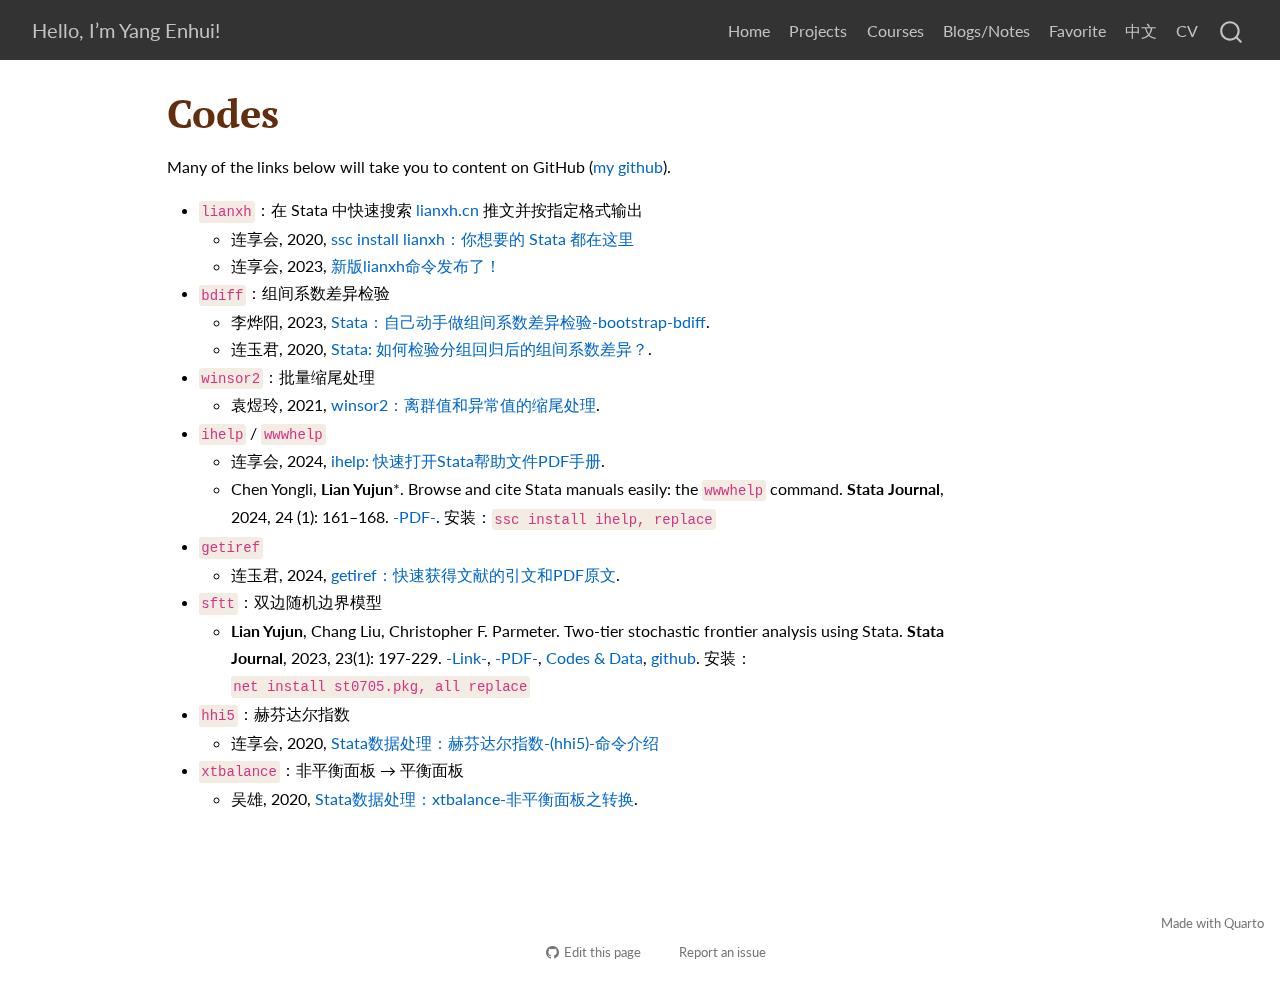
<file: docs/codes.html>
<!DOCTYPE html>
<html xmlns="http://www.w3.org/1999/xhtml" lang="en" xml:lang="en"><head>

<meta charset="utf-8">
<meta name="generator" content="quarto-1.8.24">

<meta name="viewport" content="width=device-width, initial-scale=1.0, user-scalable=yes">


<title>Codes – Hello, I’m Yang Enhui!</title>
<style>
code{white-space: pre-wrap;}
span.smallcaps{font-variant: small-caps;}
div.columns{display: flex; gap: min(4vw, 1.5em);}
div.column{flex: auto; overflow-x: auto;}
div.hanging-indent{margin-left: 1.5em; text-indent: -1.5em;}
ul.task-list{list-style: none;}
ul.task-list li input[type="checkbox"] {
  width: 0.8em;
  margin: 0 0.8em 0.2em -1em; /* quarto-specific, see https://github.com/quarto-dev/quarto-cli/issues/4556 */ 
  vertical-align: middle;
}
</style>


<script src="site_libs/quarto-nav/quarto-nav.js"></script>
<script src="site_libs/quarto-nav/headroom.min.js"></script>
<script src="site_libs/clipboard/clipboard.min.js"></script>
<script src="site_libs/quarto-search/autocomplete.umd.js"></script>
<script src="site_libs/quarto-search/fuse.min.js"></script>
<script src="site_libs/quarto-search/quarto-search.js"></script>
<meta name="quarto:offset" content="./">
<link href="./images/favicon.ico" rel="icon">
<script src="site_libs/quarto-html/quarto.js" type="module"></script>
<script src="site_libs/quarto-html/tabsets/tabsets.js" type="module"></script>
<script src="site_libs/quarto-html/axe/axe-check.js" type="module"></script>
<script src="site_libs/quarto-html/popper.min.js"></script>
<script src="site_libs/quarto-html/tippy.umd.min.js"></script>
<script src="site_libs/quarto-html/anchor.min.js"></script>
<link href="site_libs/quarto-html/tippy.css" rel="stylesheet">
<link href="site_libs/quarto-html/quarto-syntax-highlighting-933c14d29d5c578a38b5020fa70fc493.css" rel="stylesheet" id="quarto-text-highlighting-styles">
<script src="site_libs/bootstrap/bootstrap.min.js"></script>
<link href="site_libs/bootstrap/bootstrap-icons.css" rel="stylesheet">
<link href="site_libs/bootstrap/bootstrap-fd10af68dfd375810b9d505f903e4f58.min.css" rel="stylesheet" append-hash="true" id="quarto-bootstrap" data-mode="light">
<script id="quarto-search-options" type="application/json">{
  "location": "navbar",
  "copy-button": false,
  "collapse-after": 3,
  "panel-placement": "end",
  "type": "overlay",
  "limit": 50,
  "keyboard-shortcut": [
    "f",
    "/",
    "s"
  ],
  "show-item-context": false,
  "language": {
    "search-no-results-text": "No results",
    "search-matching-documents-text": "matching documents",
    "search-copy-link-title": "Copy link to search",
    "search-hide-matches-text": "Hide additional matches",
    "search-more-match-text": "more match in this document",
    "search-more-matches-text": "more matches in this document",
    "search-clear-button-title": "Clear",
    "search-text-placeholder": "",
    "search-detached-cancel-button-title": "Cancel",
    "search-submit-button-title": "Submit",
    "search-label": "Search"
  }
}</script>


</head>

<body class="nav-fixed quarto-light">

<div id="quarto-search-results"></div>
  <header id="quarto-header" class="headroom fixed-top">
    <nav class="navbar navbar-expand-lg " data-bs-theme="dark">
      <div class="navbar-container container-fluid">
      <div class="navbar-brand-container mx-auto">
    <a href="./index.html" class="navbar-brand navbar-brand-logo">
    </a>
    <a class="navbar-brand" href="./index.html">
    <span class="navbar-title">Hello, I’m Yang Enhui!</span>
    </a>
  </div>
            <div id="quarto-search" class="" title="Search"></div>
          <button class="navbar-toggler" type="button" data-bs-toggle="collapse" data-bs-target="#navbarCollapse" aria-controls="navbarCollapse" role="menu" aria-expanded="false" aria-label="Toggle navigation" onclick="if (window.quartoToggleHeadroom) { window.quartoToggleHeadroom(); }">
  <span class="navbar-toggler-icon"></span>
</button>
          <div class="collapse navbar-collapse" id="navbarCollapse">
            <ul class="navbar-nav navbar-nav-scroll ms-auto">
  <li class="nav-item">
    <a class="nav-link" href="./index.html"> 
<span class="menu-text">Home</span></a>
  </li>  
  <li class="nav-item">
    <a class="nav-link" href="./projects.html"> 
<span class="menu-text">Projects</span></a>
  </li>  
  <li class="nav-item">
    <a class="nav-link" href="./courses.html"> 
<span class="menu-text">Courses</span></a>
  </li>  
  <li class="nav-item">
    <a class="nav-link" href="./notes.html"> 
<span class="menu-text">Blogs/Notes</span></a>
  </li>  
  <li class="nav-item">
    <a class="nav-link" href="./favorite.html"> 
<span class="menu-text">Favorite</span></a>
  </li>  
  <li class="nav-item">
    <a class="nav-link" href="./yangenhui.pdf"> 
<span class="menu-text">中文</span></a>
  </li>  
  <li class="nav-item">
    <a class="nav-link" href="./yangenhui.pdf"> 
<span class="menu-text">CV</span></a>
  </li>  
</ul>
          </div> <!-- /navcollapse -->
            <div class="quarto-navbar-tools">
</div>
      </div> <!-- /container-fluid -->
    </nav>
</header>
<!-- content -->
<div id="quarto-content" class="quarto-container page-columns page-rows-contents page-layout-article page-navbar">
<!-- sidebar -->
<!-- margin-sidebar -->
    <div id="quarto-margin-sidebar" class="sidebar margin-sidebar zindex-bottom">
        
    </div>
<!-- main -->
<main class="content" id="quarto-document-content">

<header id="title-block-header" class="quarto-title-block default">
<div class="quarto-title">
<h1 class="title">Codes</h1>
</div>



<div class="quarto-title-meta">

    
  
    
  </div>
  


</header>


<p>Many of the links below will take you to content on GitHub (<a href="https://github.com/arlionn">my github</a>).</p>
<ul>
<li><code>lianxh</code>：在 Stata 中快速搜索 <a href="https://www.lianxh.cn">lianxh.cn</a> 推文并按指定格式输出
<ul>
<li>连享会, 2020, <a href="https://www.lianxh.cn/details/233.html">ssc install lianxh：你想要的 Stata 都在这里</a></li>
<li>连享会, 2023, <a href="https://www.lianxh.cn/details/1296.html">新版lianxh命令发布了！</a></li>
</ul></li>
<li><code>bdiff</code>：组间系数差异检验
<ul>
<li>李烨阳, 2023, <a href="https://www.lianxh.cn/details/1286.html">Stata：自己动手做组间系数差异检验-bootstrap-bdiff</a>.</li>
<li>连玉君, 2020, <a href="https://www.lianxh.cn/details/19.html">Stata: 如何检验分组回归后的组间系数差异？</a>.</li>
</ul></li>
<li><code>winsor2</code>：批量缩尾处理
<ul>
<li>袁煜玲, 2021, <a href="https://www.lianxh.cn/details/562.html">winsor2：离群值和异常值的缩尾处理</a>.</li>
</ul></li>
<li><code>ihelp</code> / <code>wwwhelp</code>
<ul>
<li>连享会, 2024, <a href="https://www.lianxh.cn/details/1416.html">ihelp: 快速打开Stata帮助文件PDF手册</a>.</li>
<li>Chen Yongli, <strong>Lian Yujun</strong>*. Browse and cite Stata manuals easily: the <code>wwwhelp</code> command. <strong>Stata Journal</strong>, 2024, 24 (1): 161–168. <a href="https://file-lianxh.oss-cn-shenzhen.aliyuncs.com/Refs/LianPub/Chen-Lian-2024-SJ-wwwhelp-ihelp.pdf">-PDF-</a>. 安装：<code>ssc install ihelp, replace</code></li>
</ul></li>
<li><code>getiref</code>
<ul>
<li>连玉君, 2024, <a href="https://www.lianxh.cn/details/1382.html">getiref：快速获得文献的引文和PDF原文</a>.</li>
</ul></li>
<li><code>sftt</code>：双边随机边界模型
<ul>
<li><strong>Lian Yujun</strong>, Chang Liu, Christopher F. Parmeter. Two-tier stochastic frontier analysis using Stata. <strong>Stata Journal</strong>, 2023, 23(1): 197-229. <a href="https://journals.sagepub.com/doi/abs/10.1177/1536867X231162033">-Link-</a>, <a href="https://file.lianxh.cn/Refs/LianPub/Lian-2023-SJ-sftt-Two-tier-SFA.pdf">-PDF-</a>, <a href="https://gitee.com/arlionn/sftt">Codes &amp; Data</a>, <a href="https://github.com/arlionn/sftt">github</a>. 安装：<code>net install st0705.pkg, all replace</code></li>
</ul></li>
<li><code>hhi5</code>：赫芬达尔指数
<ul>
<li>连享会, 2020, <a href="https://www.lianxh.cn/details/327.html">Stata数据处理：赫芬达尔指数-(hhi5)-命令介绍</a></li>
</ul></li>
<li><code>xtbalance</code>：非平衡面板 → 平衡面板
<ul>
<li>吴雄, 2020, <a href="https://www.lianxh.cn/details/316.html">Stata数据处理：xtbalance-非平衡面板之转换</a>.</li>
</ul></li>
</ul>



</main> <!-- /main -->
<script id="quarto-html-after-body" type="application/javascript">
  window.document.addEventListener("DOMContentLoaded", function (event) {
    const icon = "";
    const anchorJS = new window.AnchorJS();
    anchorJS.options = {
      placement: 'right',
      icon: icon
    };
    anchorJS.add('.anchored');
    const isCodeAnnotation = (el) => {
      for (const clz of el.classList) {
        if (clz.startsWith('code-annotation-')) {                     
          return true;
        }
      }
      return false;
    }
    const onCopySuccess = function(e) {
      // button target
      const button = e.trigger;
      // don't keep focus
      button.blur();
      // flash "checked"
      button.classList.add('code-copy-button-checked');
      var currentTitle = button.getAttribute("title");
      button.setAttribute("title", "Copied!");
      let tooltip;
      if (window.bootstrap) {
        button.setAttribute("data-bs-toggle", "tooltip");
        button.setAttribute("data-bs-placement", "left");
        button.setAttribute("data-bs-title", "Copied!");
        tooltip = new bootstrap.Tooltip(button, 
          { trigger: "manual", 
            customClass: "code-copy-button-tooltip",
            offset: [0, -8]});
        tooltip.show();    
      }
      setTimeout(function() {
        if (tooltip) {
          tooltip.hide();
          button.removeAttribute("data-bs-title");
          button.removeAttribute("data-bs-toggle");
          button.removeAttribute("data-bs-placement");
        }
        button.setAttribute("title", currentTitle);
        button.classList.remove('code-copy-button-checked');
      }, 1000);
      // clear code selection
      e.clearSelection();
    }
    const getTextToCopy = function(trigger) {
      const outerScaffold = trigger.parentElement.cloneNode(true);
      const codeEl = outerScaffold.querySelector('code');
      for (const childEl of codeEl.children) {
        if (isCodeAnnotation(childEl)) {
          childEl.remove();
        }
      }
      return codeEl.innerText;
    }
    const clipboard = new window.ClipboardJS('.code-copy-button:not([data-in-quarto-modal])', {
      text: getTextToCopy
    });
    clipboard.on('success', onCopySuccess);
    if (window.document.getElementById('quarto-embedded-source-code-modal')) {
      const clipboardModal = new window.ClipboardJS('.code-copy-button[data-in-quarto-modal]', {
        text: getTextToCopy,
        container: window.document.getElementById('quarto-embedded-source-code-modal')
      });
      clipboardModal.on('success', onCopySuccess);
    }
      var localhostRegex = new RegExp(/^(?:http|https):\/\/localhost\:?[0-9]*\//);
      var mailtoRegex = new RegExp(/^mailto:/);
        var filterRegex = new RegExp("https:\/\/yangeh03\.github\.io");
      var isInternal = (href) => {
          return filterRegex.test(href) || localhostRegex.test(href) || mailtoRegex.test(href);
      }
      // Inspect non-navigation links and adorn them if external
     var links = window.document.querySelectorAll('a[href]:not(.nav-link):not(.navbar-brand):not(.toc-action):not(.sidebar-link):not(.sidebar-item-toggle):not(.pagination-link):not(.no-external):not([aria-hidden]):not(.dropdown-item):not(.quarto-navigation-tool):not(.about-link)');
      for (var i=0; i<links.length; i++) {
        const link = links[i];
        if (!isInternal(link.href)) {
          // undo the damage that might have been done by quarto-nav.js in the case of
          // links that we want to consider external
          if (link.dataset.originalHref !== undefined) {
            link.href = link.dataset.originalHref;
          }
        }
      }
    function tippyHover(el, contentFn, onTriggerFn, onUntriggerFn) {
      const config = {
        allowHTML: true,
        maxWidth: 500,
        delay: 100,
        arrow: false,
        appendTo: function(el) {
            return el.parentElement;
        },
        interactive: true,
        interactiveBorder: 10,
        theme: 'quarto',
        placement: 'bottom-start',
      };
      if (contentFn) {
        config.content = contentFn;
      }
      if (onTriggerFn) {
        config.onTrigger = onTriggerFn;
      }
      if (onUntriggerFn) {
        config.onUntrigger = onUntriggerFn;
      }
      window.tippy(el, config); 
    }
    const noterefs = window.document.querySelectorAll('a[role="doc-noteref"]');
    for (var i=0; i<noterefs.length; i++) {
      const ref = noterefs[i];
      tippyHover(ref, function() {
        // use id or data attribute instead here
        let href = ref.getAttribute('data-footnote-href') || ref.getAttribute('href');
        try { href = new URL(href).hash; } catch {}
        const id = href.replace(/^#\/?/, "");
        const note = window.document.getElementById(id);
        if (note) {
          return note.innerHTML;
        } else {
          return "";
        }
      });
    }
    const xrefs = window.document.querySelectorAll('a.quarto-xref');
    const processXRef = (id, note) => {
      // Strip column container classes
      const stripColumnClz = (el) => {
        el.classList.remove("page-full", "page-columns");
        if (el.children) {
          for (const child of el.children) {
            stripColumnClz(child);
          }
        }
      }
      stripColumnClz(note)
      if (id === null || id.startsWith('sec-')) {
        // Special case sections, only their first couple elements
        const container = document.createElement("div");
        if (note.children && note.children.length > 2) {
          container.appendChild(note.children[0].cloneNode(true));
          for (let i = 1; i < note.children.length; i++) {
            const child = note.children[i];
            if (child.tagName === "P" && child.innerText === "") {
              continue;
            } else {
              container.appendChild(child.cloneNode(true));
              break;
            }
          }
          if (window.Quarto?.typesetMath) {
            window.Quarto.typesetMath(container);
          }
          return container.innerHTML
        } else {
          if (window.Quarto?.typesetMath) {
            window.Quarto.typesetMath(note);
          }
          return note.innerHTML;
        }
      } else {
        // Remove any anchor links if they are present
        const anchorLink = note.querySelector('a.anchorjs-link');
        if (anchorLink) {
          anchorLink.remove();
        }
        if (window.Quarto?.typesetMath) {
          window.Quarto.typesetMath(note);
        }
        if (note.classList.contains("callout")) {
          return note.outerHTML;
        } else {
          return note.innerHTML;
        }
      }
    }
    for (var i=0; i<xrefs.length; i++) {
      const xref = xrefs[i];
      tippyHover(xref, undefined, function(instance) {
        instance.disable();
        let url = xref.getAttribute('href');
        let hash = undefined; 
        if (url.startsWith('#')) {
          hash = url;
        } else {
          try { hash = new URL(url).hash; } catch {}
        }
        if (hash) {
          const id = hash.replace(/^#\/?/, "");
          const note = window.document.getElementById(id);
          if (note !== null) {
            try {
              const html = processXRef(id, note.cloneNode(true));
              instance.setContent(html);
            } finally {
              instance.enable();
              instance.show();
            }
          } else {
            // See if we can fetch this
            fetch(url.split('#')[0])
            .then(res => res.text())
            .then(html => {
              const parser = new DOMParser();
              const htmlDoc = parser.parseFromString(html, "text/html");
              const note = htmlDoc.getElementById(id);
              if (note !== null) {
                const html = processXRef(id, note);
                instance.setContent(html);
              } 
            }).finally(() => {
              instance.enable();
              instance.show();
            });
          }
        } else {
          // See if we can fetch a full url (with no hash to target)
          // This is a special case and we should probably do some content thinning / targeting
          fetch(url)
          .then(res => res.text())
          .then(html => {
            const parser = new DOMParser();
            const htmlDoc = parser.parseFromString(html, "text/html");
            const note = htmlDoc.querySelector('main.content');
            if (note !== null) {
              // This should only happen for chapter cross references
              // (since there is no id in the URL)
              // remove the first header
              if (note.children.length > 0 && note.children[0].tagName === "HEADER") {
                note.children[0].remove();
              }
              const html = processXRef(null, note);
              instance.setContent(html);
            } 
          }).finally(() => {
            instance.enable();
            instance.show();
          });
        }
      }, function(instance) {
      });
    }
        let selectedAnnoteEl;
        const selectorForAnnotation = ( cell, annotation) => {
          let cellAttr = 'data-code-cell="' + cell + '"';
          let lineAttr = 'data-code-annotation="' +  annotation + '"';
          const selector = 'span[' + cellAttr + '][' + lineAttr + ']';
          return selector;
        }
        const selectCodeLines = (annoteEl) => {
          const doc = window.document;
          const targetCell = annoteEl.getAttribute("data-target-cell");
          const targetAnnotation = annoteEl.getAttribute("data-target-annotation");
          const annoteSpan = window.document.querySelector(selectorForAnnotation(targetCell, targetAnnotation));
          const lines = annoteSpan.getAttribute("data-code-lines").split(",");
          const lineIds = lines.map((line) => {
            return targetCell + "-" + line;
          })
          let top = null;
          let height = null;
          let parent = null;
          if (lineIds.length > 0) {
              //compute the position of the single el (top and bottom and make a div)
              const el = window.document.getElementById(lineIds[0]);
              top = el.offsetTop;
              height = el.offsetHeight;
              parent = el.parentElement.parentElement;
            if (lineIds.length > 1) {
              const lastEl = window.document.getElementById(lineIds[lineIds.length - 1]);
              const bottom = lastEl.offsetTop + lastEl.offsetHeight;
              height = bottom - top;
            }
            if (top !== null && height !== null && parent !== null) {
              // cook up a div (if necessary) and position it 
              let div = window.document.getElementById("code-annotation-line-highlight");
              if (div === null) {
                div = window.document.createElement("div");
                div.setAttribute("id", "code-annotation-line-highlight");
                div.style.position = 'absolute';
                parent.appendChild(div);
              }
              div.style.top = top - 2 + "px";
              div.style.height = height + 4 + "px";
              div.style.left = 0;
              let gutterDiv = window.document.getElementById("code-annotation-line-highlight-gutter");
              if (gutterDiv === null) {
                gutterDiv = window.document.createElement("div");
                gutterDiv.setAttribute("id", "code-annotation-line-highlight-gutter");
                gutterDiv.style.position = 'absolute';
                const codeCell = window.document.getElementById(targetCell);
                const gutter = codeCell.querySelector('.code-annotation-gutter');
                gutter.appendChild(gutterDiv);
              }
              gutterDiv.style.top = top - 2 + "px";
              gutterDiv.style.height = height + 4 + "px";
            }
            selectedAnnoteEl = annoteEl;
          }
        };
        const unselectCodeLines = () => {
          const elementsIds = ["code-annotation-line-highlight", "code-annotation-line-highlight-gutter"];
          elementsIds.forEach((elId) => {
            const div = window.document.getElementById(elId);
            if (div) {
              div.remove();
            }
          });
          selectedAnnoteEl = undefined;
        };
          // Handle positioning of the toggle
      window.addEventListener(
        "resize",
        throttle(() => {
          elRect = undefined;
          if (selectedAnnoteEl) {
            selectCodeLines(selectedAnnoteEl);
          }
        }, 10)
      );
      function throttle(fn, ms) {
      let throttle = false;
      let timer;
        return (...args) => {
          if(!throttle) { // first call gets through
              fn.apply(this, args);
              throttle = true;
          } else { // all the others get throttled
              if(timer) clearTimeout(timer); // cancel #2
              timer = setTimeout(() => {
                fn.apply(this, args);
                timer = throttle = false;
              }, ms);
          }
        };
      }
        // Attach click handler to the DT
        const annoteDls = window.document.querySelectorAll('dt[data-target-cell]');
        for (const annoteDlNode of annoteDls) {
          annoteDlNode.addEventListener('click', (event) => {
            const clickedEl = event.target;
            if (clickedEl !== selectedAnnoteEl) {
              unselectCodeLines();
              const activeEl = window.document.querySelector('dt[data-target-cell].code-annotation-active');
              if (activeEl) {
                activeEl.classList.remove('code-annotation-active');
              }
              selectCodeLines(clickedEl);
              clickedEl.classList.add('code-annotation-active');
            } else {
              // Unselect the line
              unselectCodeLines();
              clickedEl.classList.remove('code-annotation-active');
            }
          });
        }
    const findCites = (el) => {
      const parentEl = el.parentElement;
      if (parentEl) {
        const cites = parentEl.dataset.cites;
        if (cites) {
          return {
            el,
            cites: cites.split(' ')
          };
        } else {
          return findCites(el.parentElement)
        }
      } else {
        return undefined;
      }
    };
    var bibliorefs = window.document.querySelectorAll('a[role="doc-biblioref"]');
    for (var i=0; i<bibliorefs.length; i++) {
      const ref = bibliorefs[i];
      const citeInfo = findCites(ref);
      if (citeInfo) {
        tippyHover(citeInfo.el, function() {
          var popup = window.document.createElement('div');
          citeInfo.cites.forEach(function(cite) {
            var citeDiv = window.document.createElement('div');
            citeDiv.classList.add('hanging-indent');
            citeDiv.classList.add('csl-entry');
            var biblioDiv = window.document.getElementById('ref-' + cite);
            if (biblioDiv) {
              citeDiv.innerHTML = biblioDiv.innerHTML;
            }
            popup.appendChild(citeDiv);
          });
          return popup.innerHTML;
        });
      }
    }
  });
  </script>
</div> <!-- /content -->
<footer class="footer">
  <div class="nav-footer">
    <div class="nav-footer-left">
      &nbsp;
    </div>   
    <div class="nav-footer-center">
      &nbsp;
    <div class="toc-actions"><ul><li><a href="https://github.com/yangeh03/yangeh03.github.io/edit/main/codes.qmd" class="toc-action"><i class="bi bi-github"></i>Edit this page</a></li><li><a href="https://github.com/yangeh03/yangeh03.github.io/issues/new" class="toc-action"><i class="bi empty"></i>Report an issue</a></li></ul></div></div>
    <div class="nav-footer-right">
<p>Made with <a href="https://quarto.org/">Quarto</a><br></p>
</div>
  </div>
</footer>




</body></html>
</file>
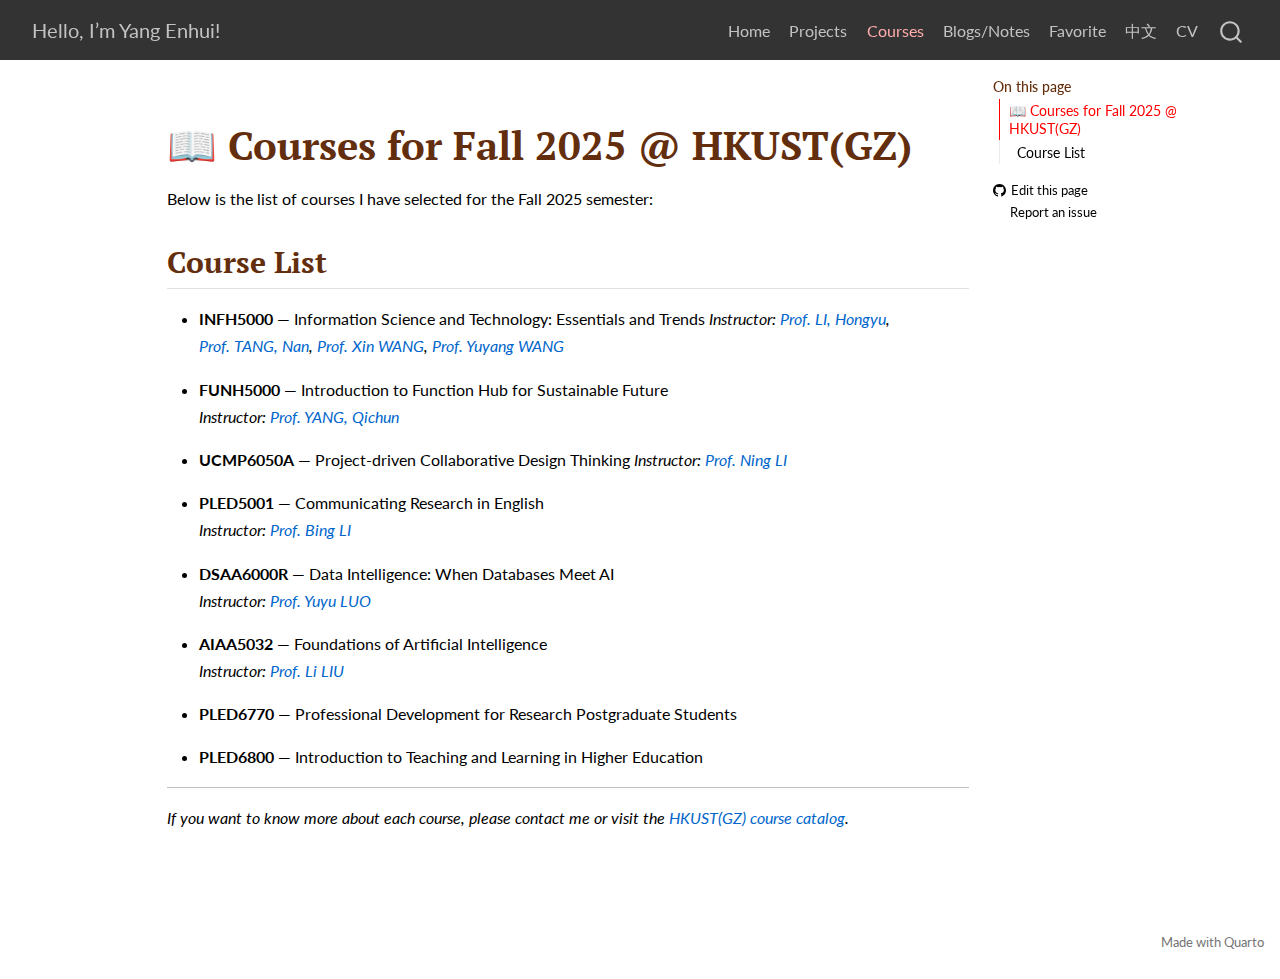
<file: docs/courses.html>
<!DOCTYPE html>
<html xmlns="http://www.w3.org/1999/xhtml" lang="en" xml:lang="en"><head>

<meta charset="utf-8">
<meta name="generator" content="quarto-1.8.24">

<meta name="viewport" content="width=device-width, initial-scale=1.0, user-scalable=yes">


<title>courses – Hello, I'm Yang Enhui!</title>
<style>
code{white-space: pre-wrap;}
span.smallcaps{font-variant: small-caps;}
div.columns{display: flex; gap: min(4vw, 1.5em);}
div.column{flex: auto; overflow-x: auto;}
div.hanging-indent{margin-left: 1.5em; text-indent: -1.5em;}
ul.task-list{list-style: none;}
ul.task-list li input[type="checkbox"] {
  width: 0.8em;
  margin: 0 0.8em 0.2em -1em; /* quarto-specific, see https://github.com/quarto-dev/quarto-cli/issues/4556 */ 
  vertical-align: middle;
}
</style>


<script src="site_libs/quarto-nav/quarto-nav.js"></script>
<script src="site_libs/quarto-nav/headroom.min.js"></script>
<script src="site_libs/clipboard/clipboard.min.js"></script>
<script src="site_libs/quarto-search/autocomplete.umd.js"></script>
<script src="site_libs/quarto-search/fuse.min.js"></script>
<script src="site_libs/quarto-search/quarto-search.js"></script>
<meta name="quarto:offset" content="./">
<link href="./images/favicon.ico" rel="icon">
<script src="site_libs/quarto-html/quarto.js" type="module"></script>
<script src="site_libs/quarto-html/tabsets/tabsets.js" type="module"></script>
<script src="site_libs/quarto-html/axe/axe-check.js" type="module"></script>
<script src="site_libs/quarto-html/popper.min.js"></script>
<script src="site_libs/quarto-html/tippy.umd.min.js"></script>
<script src="site_libs/quarto-html/anchor.min.js"></script>
<link href="site_libs/quarto-html/tippy.css" rel="stylesheet">
<link href="site_libs/quarto-html/quarto-syntax-highlighting-933c14d29d5c578a38b5020fa70fc493.css" rel="stylesheet" id="quarto-text-highlighting-styles">
<script src="site_libs/bootstrap/bootstrap.min.js"></script>
<link href="site_libs/bootstrap/bootstrap-icons.css" rel="stylesheet">
<link href="site_libs/bootstrap/bootstrap-fd10af68dfd375810b9d505f903e4f58.min.css" rel="stylesheet" append-hash="true" id="quarto-bootstrap" data-mode="light">
<script id="quarto-search-options" type="application/json">{
  "location": "navbar",
  "copy-button": false,
  "collapse-after": 3,
  "panel-placement": "end",
  "type": "overlay",
  "limit": 50,
  "keyboard-shortcut": [
    "f",
    "/",
    "s"
  ],
  "show-item-context": false,
  "language": {
    "search-no-results-text": "No results",
    "search-matching-documents-text": "matching documents",
    "search-copy-link-title": "Copy link to search",
    "search-hide-matches-text": "Hide additional matches",
    "search-more-match-text": "more match in this document",
    "search-more-matches-text": "more matches in this document",
    "search-clear-button-title": "Clear",
    "search-text-placeholder": "",
    "search-detached-cancel-button-title": "Cancel",
    "search-submit-button-title": "Submit",
    "search-label": "Search"
  }
}</script>


</head>

<body class="nav-fixed quarto-light">

<div id="quarto-search-results"></div>
  <header id="quarto-header" class="headroom fixed-top">
    <nav class="navbar navbar-expand-lg " data-bs-theme="dark">
      <div class="navbar-container container-fluid">
      <div class="navbar-brand-container mx-auto">
    <a href="./index.html" class="navbar-brand navbar-brand-logo">
    </a>
    <a class="navbar-brand" href="./index.html">
    <span class="navbar-title">Hello, I’m Yang Enhui!</span>
    </a>
  </div>
            <div id="quarto-search" class="" title="Search"></div>
          <button class="navbar-toggler" type="button" data-bs-toggle="collapse" data-bs-target="#navbarCollapse" aria-controls="navbarCollapse" role="menu" aria-expanded="false" aria-label="Toggle navigation" onclick="if (window.quartoToggleHeadroom) { window.quartoToggleHeadroom(); }">
  <span class="navbar-toggler-icon"></span>
</button>
          <div class="collapse navbar-collapse" id="navbarCollapse">
            <ul class="navbar-nav navbar-nav-scroll ms-auto">
  <li class="nav-item">
    <a class="nav-link" href="./index.html"> 
<span class="menu-text">Home</span></a>
  </li>  
  <li class="nav-item">
    <a class="nav-link" href="./projects.html"> 
<span class="menu-text">Projects</span></a>
  </li>  
  <li class="nav-item">
    <a class="nav-link active" href="./courses.html" aria-current="page"> 
<span class="menu-text">Courses</span></a>
  </li>  
  <li class="nav-item">
    <a class="nav-link" href="./notes.html"> 
<span class="menu-text">Blogs/Notes</span></a>
  </li>  
  <li class="nav-item">
    <a class="nav-link" href="./favorite.html"> 
<span class="menu-text">Favorite</span></a>
  </li>  
  <li class="nav-item">
    <a class="nav-link" href="./yangenhui.pdf"> 
<span class="menu-text">中文</span></a>
  </li>  
  <li class="nav-item">
    <a class="nav-link" href="./yangenhui.pdf"> 
<span class="menu-text">CV</span></a>
  </li>  
</ul>
          </div> <!-- /navcollapse -->
            <div class="quarto-navbar-tools">
</div>
      </div> <!-- /container-fluid -->
    </nav>
</header>
<!-- content -->
<div id="quarto-content" class="quarto-container page-columns page-rows-contents page-layout-article page-navbar">
<!-- sidebar -->
<!-- margin-sidebar -->
    <div id="quarto-margin-sidebar" class="sidebar margin-sidebar">
        <nav id="TOC" role="doc-toc" class="toc-active">
    <h2 id="toc-title">On this page</h2>
   
  <ul>
  <li><a href="#courses-for-fall-2025-hkustgz" id="toc-courses-for-fall-2025-hkustgz" class="nav-link active" data-scroll-target="#courses-for-fall-2025-hkustgz">📖 Courses for Fall 2025 @ HKUST(GZ)</a>
  <ul class="collapse">
  <li><a href="#course-list" id="toc-course-list" class="nav-link" data-scroll-target="#course-list">Course List</a></li>
  </ul></li>
  </ul>
<div class="toc-actions"><ul><li><a href="https://github.com/yangeh03/yangeh03.github.io/edit/main/courses.qmd" class="toc-action"><i class="bi bi-github"></i>Edit this page</a></li><li><a href="https://github.com/yangeh03/yangeh03.github.io/issues/new" class="toc-action"><i class="bi empty"></i>Report an issue</a></li></ul></div></nav>
    </div>
<!-- main -->
<main class="content" id="quarto-document-content"><header id="title-block-header" class="quarto-title-block"></header>




<section id="courses-for-fall-2025-hkustgz" class="level1">
<h1>📖 Courses for Fall 2025 @ HKUST(GZ)</h1>
<p>Below is the list of courses I have selected for the Fall 2025 semester:</p>
<section id="course-list" class="level2">
<h2 class="anchored" data-anchor-id="course-list">Course List</h2>
<ul>
<li><p><strong>INFH5000</strong> — Information Science and Technology: Essentials and Trends <em>Instructor: <a href="https://facultyprofiles.hkust-gz.edu.cn/faculty-personal-page/LI-Hongyu/hongyuli">Prof.&nbsp;LI, Hongyu</a>, <a href="https://facultyprofiles.hkust-gz.edu.cn/faculty-personal-page/TANG-Nan/nantang">Prof.&nbsp;TANG, Nan</a>, <a href="https://facultyprofiles.hkust-gz.edu.cn/faculty-personal-page/WANG-Xin/felixxinwang">Prof.&nbsp;Xin WANG</a>, <a href="https://facultyprofiles.hkust-gz.edu.cn/faculty-personal-page/WANG-Yuyang/yuyangwang">Prof.&nbsp;Yuyang WANG</a></em></p></li>
<li><p><strong>FUNH5000</strong> — Introduction to Function Hub for Sustainable Future<br>
<em>Instructor: <a href="https://facultyprofiles.hkust-gz.edu.cn/faculty-personal-page/YANG-Qichun/qichunyang">Prof.&nbsp;YANG, Qichun</a></em></p></li>
<li><p><strong>UCMP6050A</strong> — Project-driven Collaborative Design Thinking <em>Instructor: <a href="https://facultyprofiles.hkust-gz.edu.cn/faculty-personal-page/LI-Ning/nl">Prof.&nbsp;Ning LI</a></em></p></li>
<li><p><strong>PLED5001</strong> — Communicating Research in English<br>
<em>Instructor: <a href="https://facultyprofiles.hkust-gz.edu.cn/faculty-personal-page/LI-Bing/bingli">Prof.&nbsp;Bing LI</a></em></p></li>
<li><p><strong>DSAA6000R</strong> — Data Intelligence: When Databases Meet AI<br>
<em>Instructor: <a href="https://facultyprofiles.hkust-gz.edu.cn/faculty-personal-page/LUO-Yuyu/yuyuluo">Prof.&nbsp;Yuyu LUO</a></em></p></li>
<li><p><strong>AIAA5032</strong> — Foundations of Artificial Intelligence<br>
<em>Instructor: <a href="https://facultyprofiles.hkust-gz.edu.cn/faculty-personal-page/LIU-Li/avrillliu">Prof.&nbsp;Li LIU</a></em></p></li>
<li><p><strong>PLED6770</strong> — Professional Development for Research Postgraduate Students</p></li>
<li><p><strong>PLED6800</strong> — Introduction to Teaching and Learning in Higher Education</p></li>
</ul>
<hr>
<p><em>If you want to know more about each course, please contact me or visit the <a href="https://fytgs.hkust-gz.edu.cn/programs/artificial-intelligence-5">HKUST(GZ) course catalog</a>.</em></p>


</section>
</section>

</main> <!-- /main -->
<script id="quarto-html-after-body" type="application/javascript">
  window.document.addEventListener("DOMContentLoaded", function (event) {
    const icon = "";
    const anchorJS = new window.AnchorJS();
    anchorJS.options = {
      placement: 'right',
      icon: icon
    };
    anchorJS.add('.anchored');
    const isCodeAnnotation = (el) => {
      for (const clz of el.classList) {
        if (clz.startsWith('code-annotation-')) {                     
          return true;
        }
      }
      return false;
    }
    const onCopySuccess = function(e) {
      // button target
      const button = e.trigger;
      // don't keep focus
      button.blur();
      // flash "checked"
      button.classList.add('code-copy-button-checked');
      var currentTitle = button.getAttribute("title");
      button.setAttribute("title", "Copied!");
      let tooltip;
      if (window.bootstrap) {
        button.setAttribute("data-bs-toggle", "tooltip");
        button.setAttribute("data-bs-placement", "left");
        button.setAttribute("data-bs-title", "Copied!");
        tooltip = new bootstrap.Tooltip(button, 
          { trigger: "manual", 
            customClass: "code-copy-button-tooltip",
            offset: [0, -8]});
        tooltip.show();    
      }
      setTimeout(function() {
        if (tooltip) {
          tooltip.hide();
          button.removeAttribute("data-bs-title");
          button.removeAttribute("data-bs-toggle");
          button.removeAttribute("data-bs-placement");
        }
        button.setAttribute("title", currentTitle);
        button.classList.remove('code-copy-button-checked');
      }, 1000);
      // clear code selection
      e.clearSelection();
    }
    const getTextToCopy = function(trigger) {
      const outerScaffold = trigger.parentElement.cloneNode(true);
      const codeEl = outerScaffold.querySelector('code');
      for (const childEl of codeEl.children) {
        if (isCodeAnnotation(childEl)) {
          childEl.remove();
        }
      }
      return codeEl.innerText;
    }
    const clipboard = new window.ClipboardJS('.code-copy-button:not([data-in-quarto-modal])', {
      text: getTextToCopy
    });
    clipboard.on('success', onCopySuccess);
    if (window.document.getElementById('quarto-embedded-source-code-modal')) {
      const clipboardModal = new window.ClipboardJS('.code-copy-button[data-in-quarto-modal]', {
        text: getTextToCopy,
        container: window.document.getElementById('quarto-embedded-source-code-modal')
      });
      clipboardModal.on('success', onCopySuccess);
    }
      var localhostRegex = new RegExp(/^(?:http|https):\/\/localhost\:?[0-9]*\//);
      var mailtoRegex = new RegExp(/^mailto:/);
        var filterRegex = new RegExp("https:\/\/yangeh03\.github\.io");
      var isInternal = (href) => {
          return filterRegex.test(href) || localhostRegex.test(href) || mailtoRegex.test(href);
      }
      // Inspect non-navigation links and adorn them if external
     var links = window.document.querySelectorAll('a[href]:not(.nav-link):not(.navbar-brand):not(.toc-action):not(.sidebar-link):not(.sidebar-item-toggle):not(.pagination-link):not(.no-external):not([aria-hidden]):not(.dropdown-item):not(.quarto-navigation-tool):not(.about-link)');
      for (var i=0; i<links.length; i++) {
        const link = links[i];
        if (!isInternal(link.href)) {
          // undo the damage that might have been done by quarto-nav.js in the case of
          // links that we want to consider external
          if (link.dataset.originalHref !== undefined) {
            link.href = link.dataset.originalHref;
          }
        }
      }
    function tippyHover(el, contentFn, onTriggerFn, onUntriggerFn) {
      const config = {
        allowHTML: true,
        maxWidth: 500,
        delay: 100,
        arrow: false,
        appendTo: function(el) {
            return el.parentElement;
        },
        interactive: true,
        interactiveBorder: 10,
        theme: 'quarto',
        placement: 'bottom-start',
      };
      if (contentFn) {
        config.content = contentFn;
      }
      if (onTriggerFn) {
        config.onTrigger = onTriggerFn;
      }
      if (onUntriggerFn) {
        config.onUntrigger = onUntriggerFn;
      }
      window.tippy(el, config); 
    }
    const noterefs = window.document.querySelectorAll('a[role="doc-noteref"]');
    for (var i=0; i<noterefs.length; i++) {
      const ref = noterefs[i];
      tippyHover(ref, function() {
        // use id or data attribute instead here
        let href = ref.getAttribute('data-footnote-href') || ref.getAttribute('href');
        try { href = new URL(href).hash; } catch {}
        const id = href.replace(/^#\/?/, "");
        const note = window.document.getElementById(id);
        if (note) {
          return note.innerHTML;
        } else {
          return "";
        }
      });
    }
    const xrefs = window.document.querySelectorAll('a.quarto-xref');
    const processXRef = (id, note) => {
      // Strip column container classes
      const stripColumnClz = (el) => {
        el.classList.remove("page-full", "page-columns");
        if (el.children) {
          for (const child of el.children) {
            stripColumnClz(child);
          }
        }
      }
      stripColumnClz(note)
      if (id === null || id.startsWith('sec-')) {
        // Special case sections, only their first couple elements
        const container = document.createElement("div");
        if (note.children && note.children.length > 2) {
          container.appendChild(note.children[0].cloneNode(true));
          for (let i = 1; i < note.children.length; i++) {
            const child = note.children[i];
            if (child.tagName === "P" && child.innerText === "") {
              continue;
            } else {
              container.appendChild(child.cloneNode(true));
              break;
            }
          }
          if (window.Quarto?.typesetMath) {
            window.Quarto.typesetMath(container);
          }
          return container.innerHTML
        } else {
          if (window.Quarto?.typesetMath) {
            window.Quarto.typesetMath(note);
          }
          return note.innerHTML;
        }
      } else {
        // Remove any anchor links if they are present
        const anchorLink = note.querySelector('a.anchorjs-link');
        if (anchorLink) {
          anchorLink.remove();
        }
        if (window.Quarto?.typesetMath) {
          window.Quarto.typesetMath(note);
        }
        if (note.classList.contains("callout")) {
          return note.outerHTML;
        } else {
          return note.innerHTML;
        }
      }
    }
    for (var i=0; i<xrefs.length; i++) {
      const xref = xrefs[i];
      tippyHover(xref, undefined, function(instance) {
        instance.disable();
        let url = xref.getAttribute('href');
        let hash = undefined; 
        if (url.startsWith('#')) {
          hash = url;
        } else {
          try { hash = new URL(url).hash; } catch {}
        }
        if (hash) {
          const id = hash.replace(/^#\/?/, "");
          const note = window.document.getElementById(id);
          if (note !== null) {
            try {
              const html = processXRef(id, note.cloneNode(true));
              instance.setContent(html);
            } finally {
              instance.enable();
              instance.show();
            }
          } else {
            // See if we can fetch this
            fetch(url.split('#')[0])
            .then(res => res.text())
            .then(html => {
              const parser = new DOMParser();
              const htmlDoc = parser.parseFromString(html, "text/html");
              const note = htmlDoc.getElementById(id);
              if (note !== null) {
                const html = processXRef(id, note);
                instance.setContent(html);
              } 
            }).finally(() => {
              instance.enable();
              instance.show();
            });
          }
        } else {
          // See if we can fetch a full url (with no hash to target)
          // This is a special case and we should probably do some content thinning / targeting
          fetch(url)
          .then(res => res.text())
          .then(html => {
            const parser = new DOMParser();
            const htmlDoc = parser.parseFromString(html, "text/html");
            const note = htmlDoc.querySelector('main.content');
            if (note !== null) {
              // This should only happen for chapter cross references
              // (since there is no id in the URL)
              // remove the first header
              if (note.children.length > 0 && note.children[0].tagName === "HEADER") {
                note.children[0].remove();
              }
              const html = processXRef(null, note);
              instance.setContent(html);
            } 
          }).finally(() => {
            instance.enable();
            instance.show();
          });
        }
      }, function(instance) {
      });
    }
        let selectedAnnoteEl;
        const selectorForAnnotation = ( cell, annotation) => {
          let cellAttr = 'data-code-cell="' + cell + '"';
          let lineAttr = 'data-code-annotation="' +  annotation + '"';
          const selector = 'span[' + cellAttr + '][' + lineAttr + ']';
          return selector;
        }
        const selectCodeLines = (annoteEl) => {
          const doc = window.document;
          const targetCell = annoteEl.getAttribute("data-target-cell");
          const targetAnnotation = annoteEl.getAttribute("data-target-annotation");
          const annoteSpan = window.document.querySelector(selectorForAnnotation(targetCell, targetAnnotation));
          const lines = annoteSpan.getAttribute("data-code-lines").split(",");
          const lineIds = lines.map((line) => {
            return targetCell + "-" + line;
          })
          let top = null;
          let height = null;
          let parent = null;
          if (lineIds.length > 0) {
              //compute the position of the single el (top and bottom and make a div)
              const el = window.document.getElementById(lineIds[0]);
              top = el.offsetTop;
              height = el.offsetHeight;
              parent = el.parentElement.parentElement;
            if (lineIds.length > 1) {
              const lastEl = window.document.getElementById(lineIds[lineIds.length - 1]);
              const bottom = lastEl.offsetTop + lastEl.offsetHeight;
              height = bottom - top;
            }
            if (top !== null && height !== null && parent !== null) {
              // cook up a div (if necessary) and position it 
              let div = window.document.getElementById("code-annotation-line-highlight");
              if (div === null) {
                div = window.document.createElement("div");
                div.setAttribute("id", "code-annotation-line-highlight");
                div.style.position = 'absolute';
                parent.appendChild(div);
              }
              div.style.top = top - 2 + "px";
              div.style.height = height + 4 + "px";
              div.style.left = 0;
              let gutterDiv = window.document.getElementById("code-annotation-line-highlight-gutter");
              if (gutterDiv === null) {
                gutterDiv = window.document.createElement("div");
                gutterDiv.setAttribute("id", "code-annotation-line-highlight-gutter");
                gutterDiv.style.position = 'absolute';
                const codeCell = window.document.getElementById(targetCell);
                const gutter = codeCell.querySelector('.code-annotation-gutter');
                gutter.appendChild(gutterDiv);
              }
              gutterDiv.style.top = top - 2 + "px";
              gutterDiv.style.height = height + 4 + "px";
            }
            selectedAnnoteEl = annoteEl;
          }
        };
        const unselectCodeLines = () => {
          const elementsIds = ["code-annotation-line-highlight", "code-annotation-line-highlight-gutter"];
          elementsIds.forEach((elId) => {
            const div = window.document.getElementById(elId);
            if (div) {
              div.remove();
            }
          });
          selectedAnnoteEl = undefined;
        };
          // Handle positioning of the toggle
      window.addEventListener(
        "resize",
        throttle(() => {
          elRect = undefined;
          if (selectedAnnoteEl) {
            selectCodeLines(selectedAnnoteEl);
          }
        }, 10)
      );
      function throttle(fn, ms) {
      let throttle = false;
      let timer;
        return (...args) => {
          if(!throttle) { // first call gets through
              fn.apply(this, args);
              throttle = true;
          } else { // all the others get throttled
              if(timer) clearTimeout(timer); // cancel #2
              timer = setTimeout(() => {
                fn.apply(this, args);
                timer = throttle = false;
              }, ms);
          }
        };
      }
        // Attach click handler to the DT
        const annoteDls = window.document.querySelectorAll('dt[data-target-cell]');
        for (const annoteDlNode of annoteDls) {
          annoteDlNode.addEventListener('click', (event) => {
            const clickedEl = event.target;
            if (clickedEl !== selectedAnnoteEl) {
              unselectCodeLines();
              const activeEl = window.document.querySelector('dt[data-target-cell].code-annotation-active');
              if (activeEl) {
                activeEl.classList.remove('code-annotation-active');
              }
              selectCodeLines(clickedEl);
              clickedEl.classList.add('code-annotation-active');
            } else {
              // Unselect the line
              unselectCodeLines();
              clickedEl.classList.remove('code-annotation-active');
            }
          });
        }
    const findCites = (el) => {
      const parentEl = el.parentElement;
      if (parentEl) {
        const cites = parentEl.dataset.cites;
        if (cites) {
          return {
            el,
            cites: cites.split(' ')
          };
        } else {
          return findCites(el.parentElement)
        }
      } else {
        return undefined;
      }
    };
    var bibliorefs = window.document.querySelectorAll('a[role="doc-biblioref"]');
    for (var i=0; i<bibliorefs.length; i++) {
      const ref = bibliorefs[i];
      const citeInfo = findCites(ref);
      if (citeInfo) {
        tippyHover(citeInfo.el, function() {
          var popup = window.document.createElement('div');
          citeInfo.cites.forEach(function(cite) {
            var citeDiv = window.document.createElement('div');
            citeDiv.classList.add('hanging-indent');
            citeDiv.classList.add('csl-entry');
            var biblioDiv = window.document.getElementById('ref-' + cite);
            if (biblioDiv) {
              citeDiv.innerHTML = biblioDiv.innerHTML;
            }
            popup.appendChild(citeDiv);
          });
          return popup.innerHTML;
        });
      }
    }
  });
  </script>
</div> <!-- /content -->
<footer class="footer">
  <div class="nav-footer">
    <div class="nav-footer-left">
      &nbsp;
    </div>   
    <div class="nav-footer-center">
      &nbsp;
    <div class="toc-actions d-sm-block d-md-none"><ul><li><a href="https://github.com/yangeh03/yangeh03.github.io/edit/main/courses.qmd" class="toc-action"><i class="bi bi-github"></i>Edit this page</a></li><li><a href="https://github.com/yangeh03/yangeh03.github.io/issues/new" class="toc-action"><i class="bi empty"></i>Report an issue</a></li></ul></div></div>
    <div class="nav-footer-right">
<p>Made with <a href="https://quarto.org/">Quarto</a><br></p>
</div>
  </div>
</footer>




</body></html>
</file>
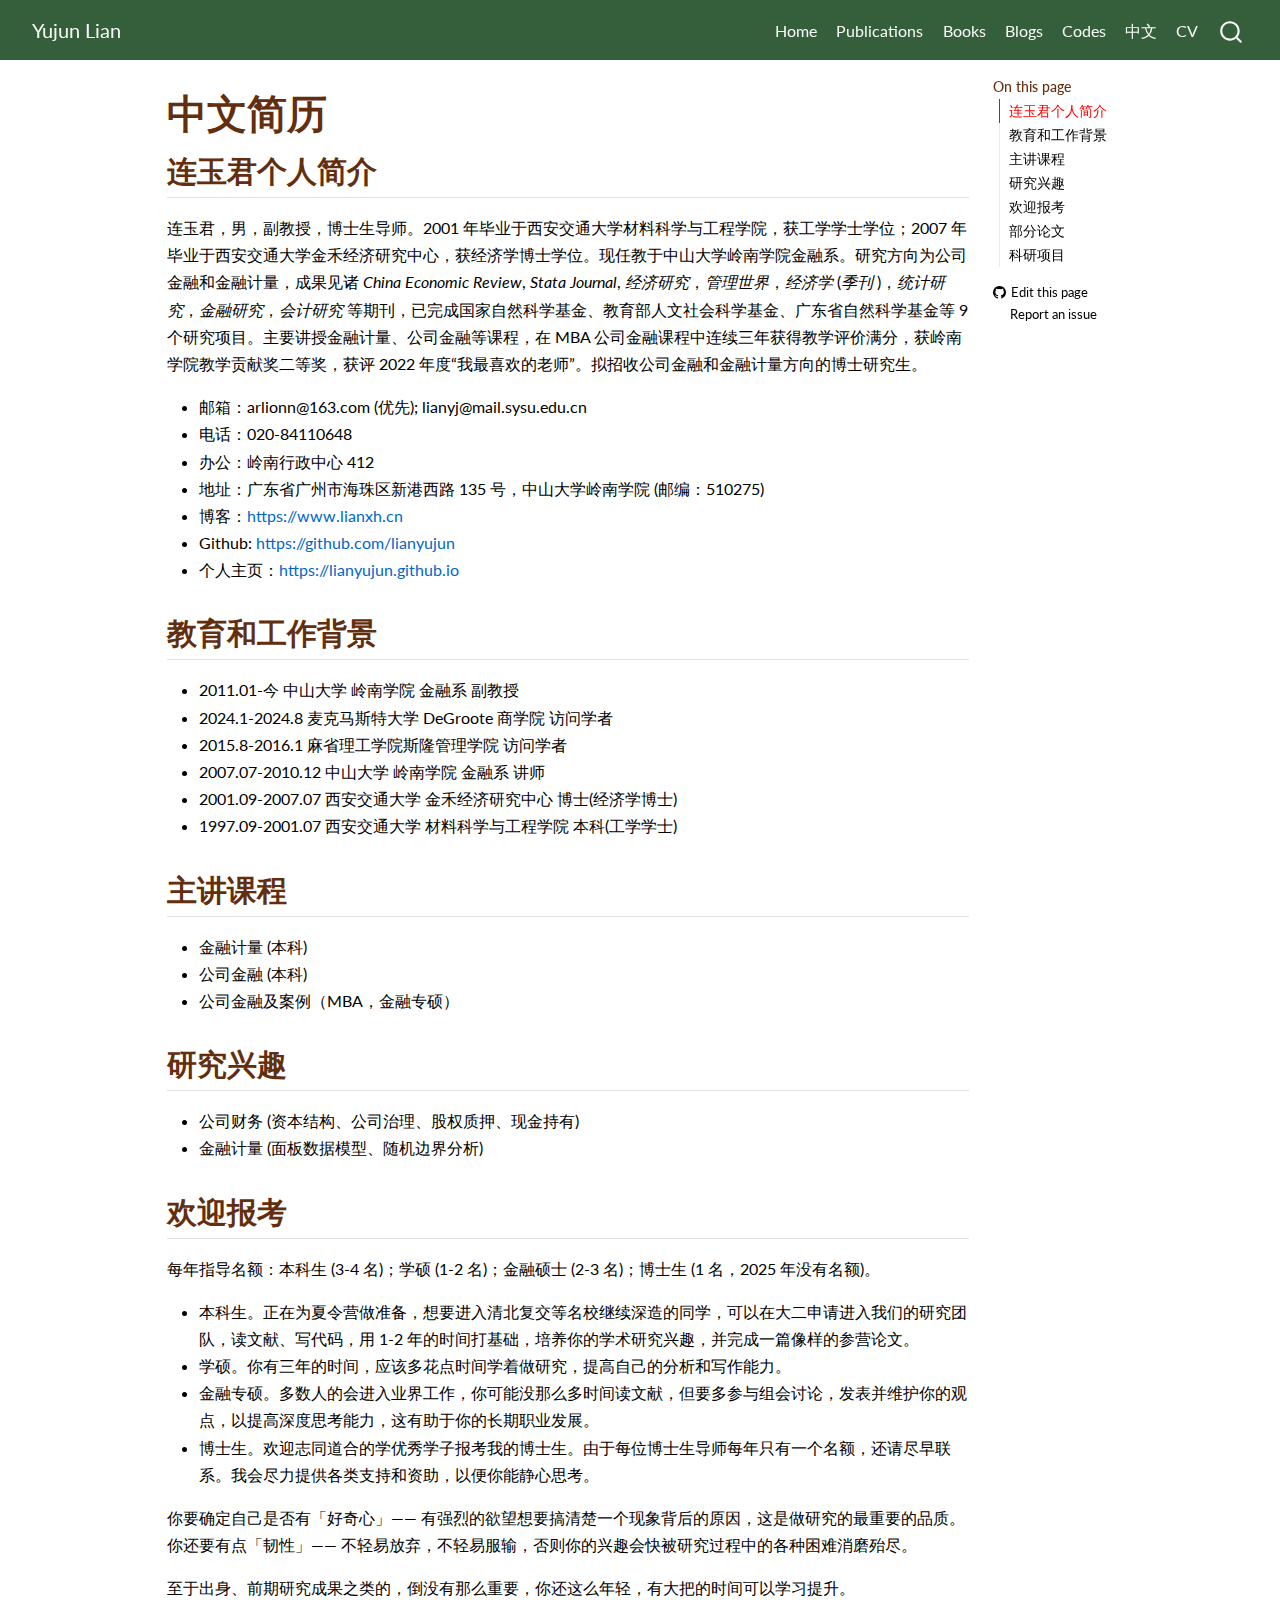
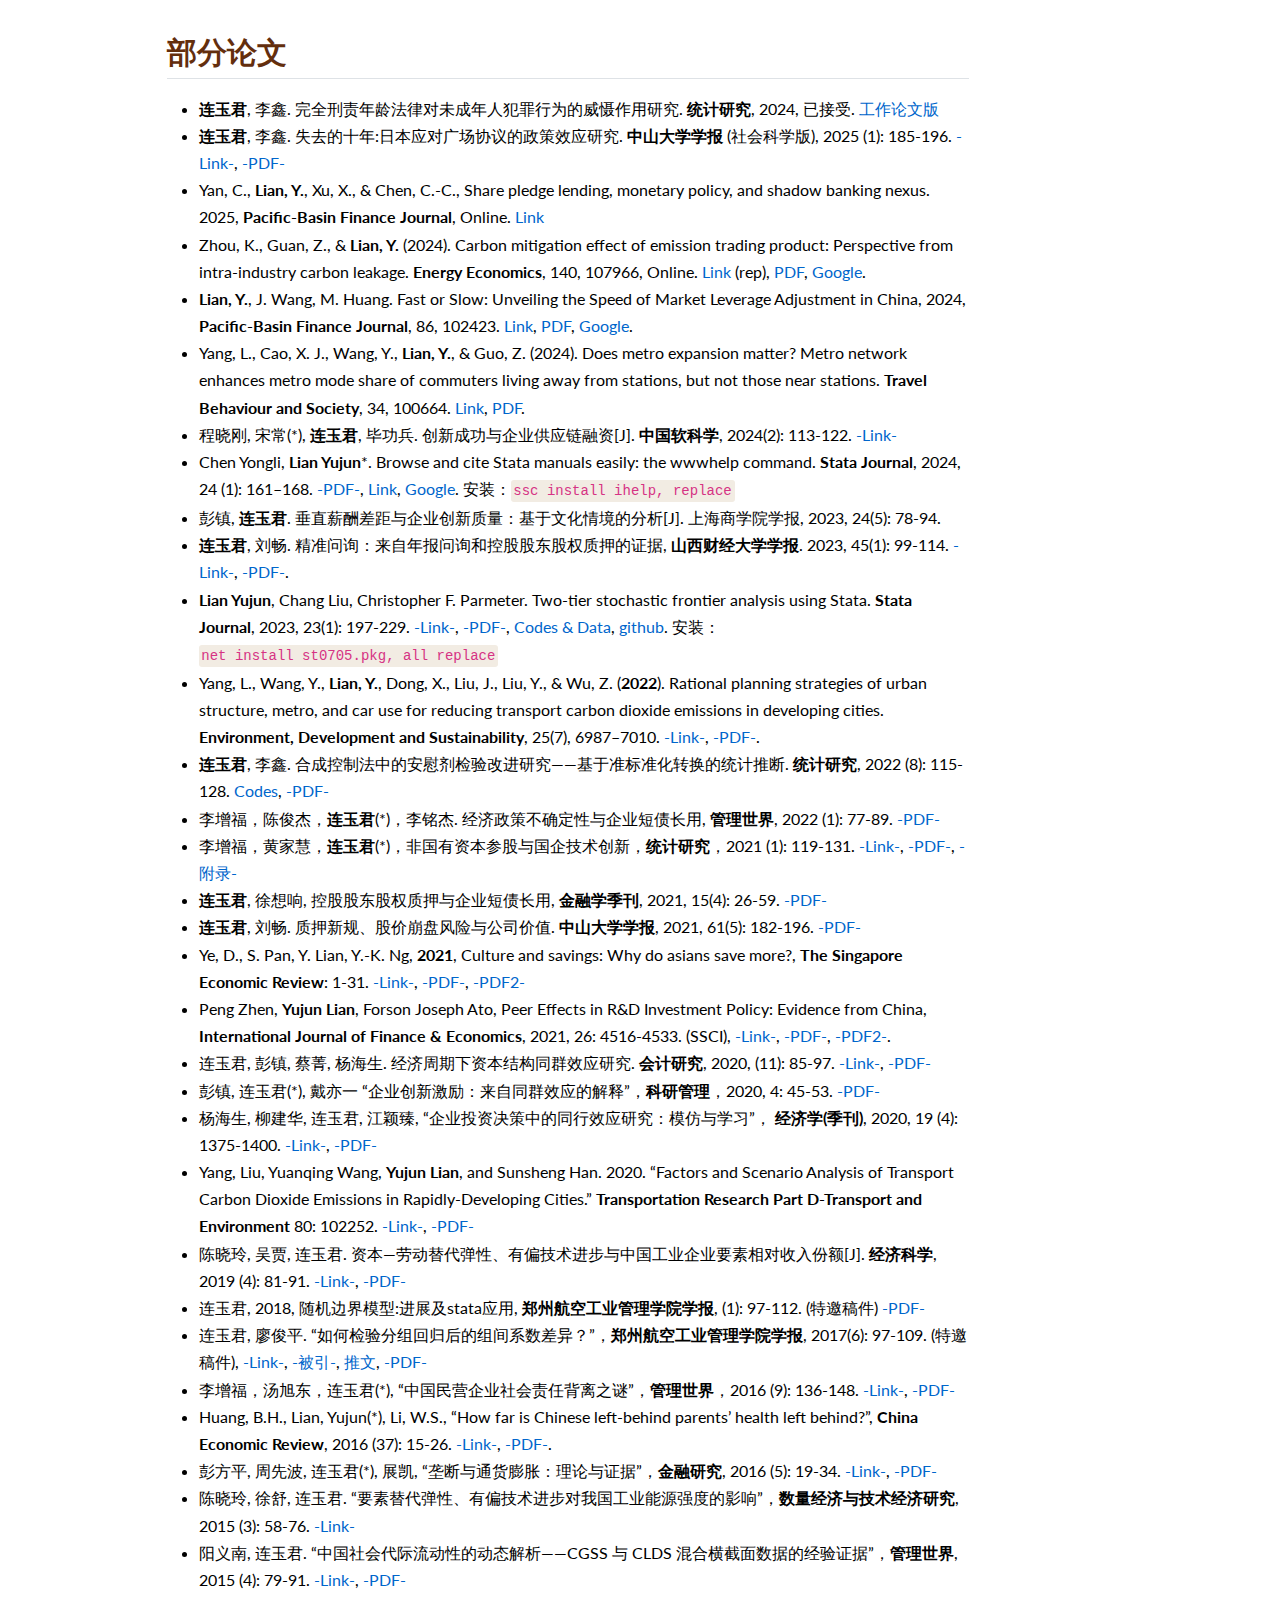
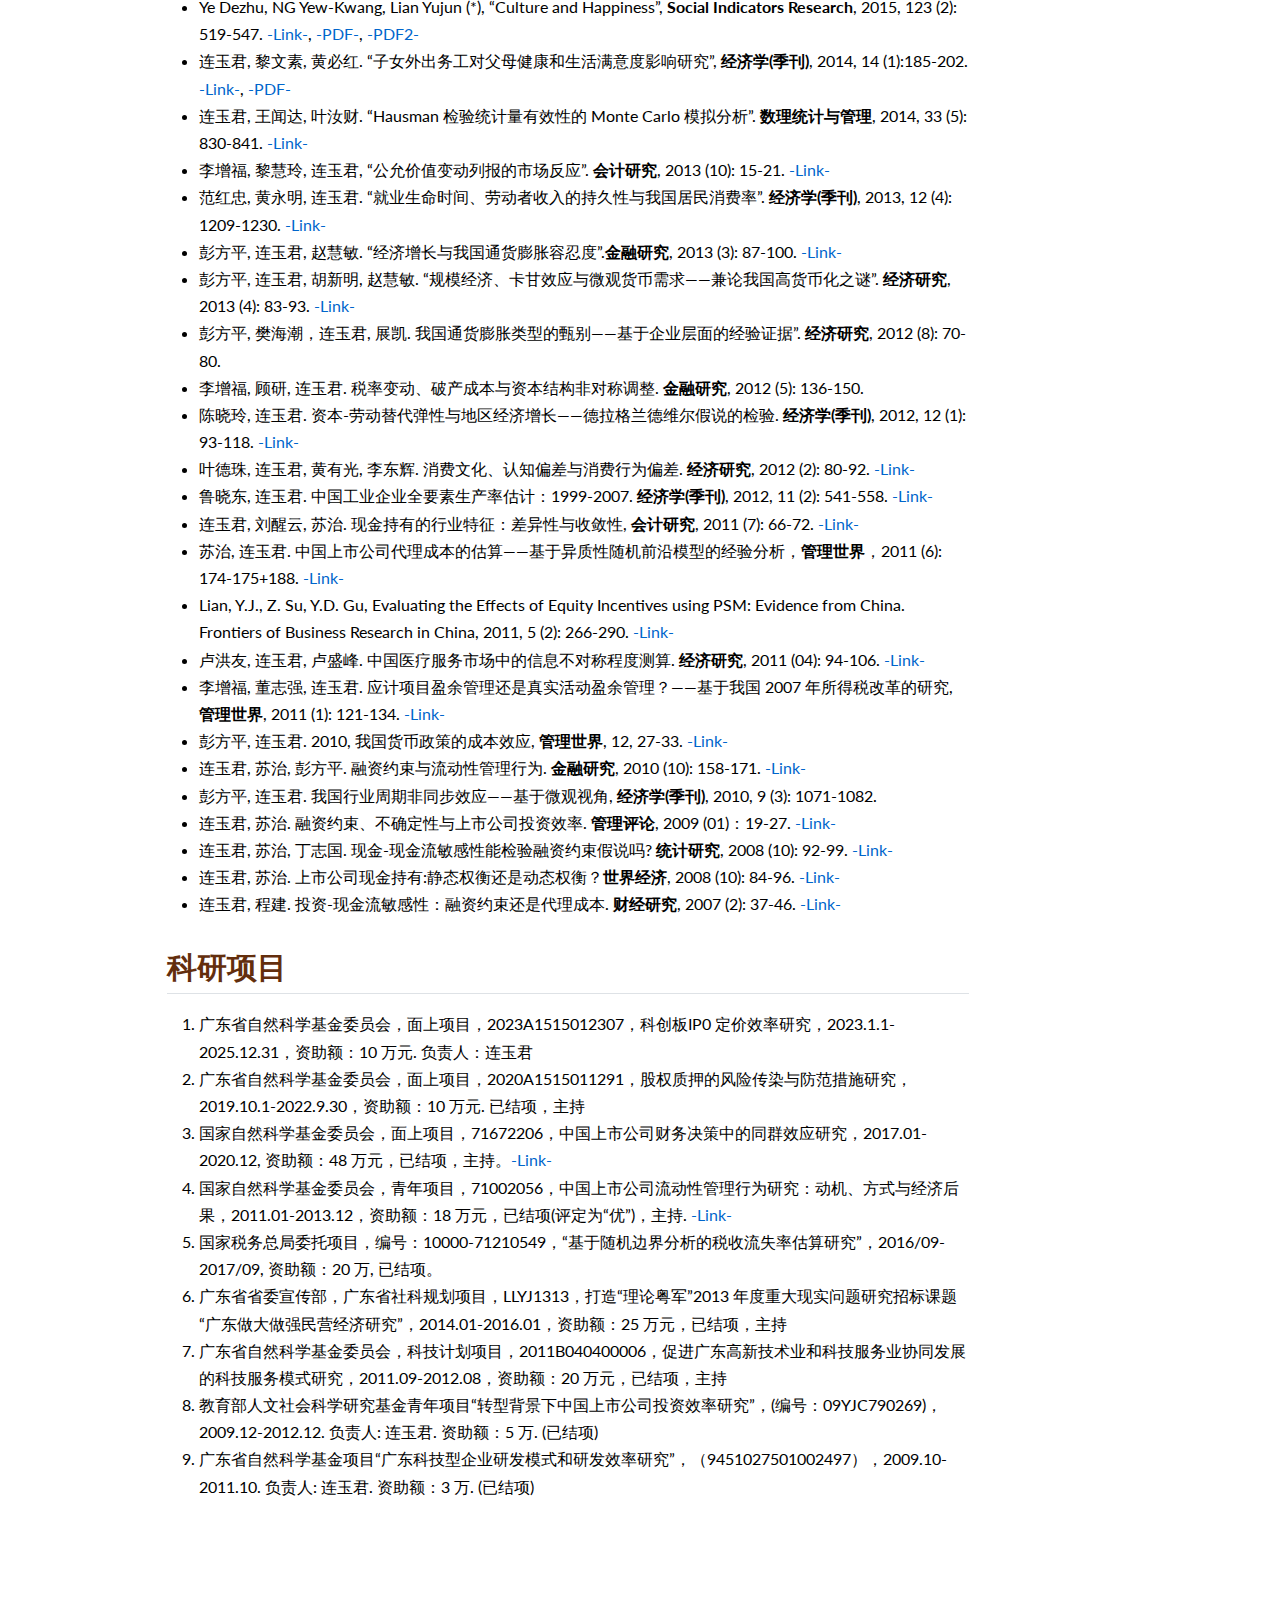
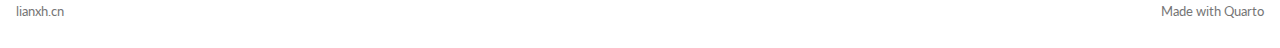
<file: docs/CV.html>
<!DOCTYPE html>
<html xmlns="http://www.w3.org/1999/xhtml" lang="en" xml:lang="en"><head>

<meta charset="utf-8">
<meta name="generator" content="quarto-1.8.24">

<meta name="viewport" content="width=device-width, initial-scale=1.0, user-scalable=yes">


<title>中文简历 – Yujun Lian</title>
<style>
code{white-space: pre-wrap;}
span.smallcaps{font-variant: small-caps;}
div.columns{display: flex; gap: min(4vw, 1.5em);}
div.column{flex: auto; overflow-x: auto;}
div.hanging-indent{margin-left: 1.5em; text-indent: -1.5em;}
ul.task-list{list-style: none;}
ul.task-list li input[type="checkbox"] {
  width: 0.8em;
  margin: 0 0.8em 0.2em -1em; /* quarto-specific, see https://github.com/quarto-dev/quarto-cli/issues/4556 */ 
  vertical-align: middle;
}
</style>


<script src="site_libs/quarto-nav/quarto-nav.js"></script>
<script src="site_libs/quarto-nav/headroom.min.js"></script>
<script src="site_libs/clipboard/clipboard.min.js"></script>
<script src="site_libs/quarto-search/autocomplete.umd.js"></script>
<script src="site_libs/quarto-search/fuse.min.js"></script>
<script src="site_libs/quarto-search/quarto-search.js"></script>
<meta name="quarto:offset" content="./">
<link href="./images/site-logo.png" rel="icon" type="image/png">
<script src="site_libs/quarto-html/quarto.js" type="module"></script>
<script src="site_libs/quarto-html/tabsets/tabsets.js" type="module"></script>
<script src="site_libs/quarto-html/axe/axe-check.js" type="module"></script>
<script src="site_libs/quarto-html/popper.min.js"></script>
<script src="site_libs/quarto-html/tippy.umd.min.js"></script>
<script src="site_libs/quarto-html/anchor.min.js"></script>
<link href="site_libs/quarto-html/tippy.css" rel="stylesheet">
<link href="site_libs/quarto-html/quarto-syntax-highlighting-933c14d29d5c578a38b5020fa70fc493.css" rel="stylesheet" id="quarto-text-highlighting-styles">
<script src="site_libs/bootstrap/bootstrap.min.js"></script>
<link href="site_libs/bootstrap/bootstrap-icons.css" rel="stylesheet">
<link href="site_libs/bootstrap/bootstrap-dcd3f882ce34d46ee7077e423b65942c.min.css" rel="stylesheet" append-hash="true" id="quarto-bootstrap" data-mode="light">
<script id="quarto-search-options" type="application/json">{
  "location": "navbar",
  "copy-button": false,
  "collapse-after": 3,
  "panel-placement": "end",
  "type": "overlay",
  "limit": 50,
  "keyboard-shortcut": [
    "f",
    "/",
    "s"
  ],
  "show-item-context": false,
  "language": {
    "search-no-results-text": "No results",
    "search-matching-documents-text": "matching documents",
    "search-copy-link-title": "Copy link to search",
    "search-hide-matches-text": "Hide additional matches",
    "search-more-match-text": "more match in this document",
    "search-more-matches-text": "more matches in this document",
    "search-clear-button-title": "Clear",
    "search-text-placeholder": "",
    "search-detached-cancel-button-title": "Cancel",
    "search-submit-button-title": "Submit",
    "search-label": "Search"
  }
}</script>


</head>

<body class="nav-fixed quarto-light">

<div id="quarto-search-results"></div>
  <header id="quarto-header" class="headroom fixed-top">
    <nav class="navbar navbar-expand-lg " data-bs-theme="dark">
      <div class="navbar-container container-fluid">
      <div class="navbar-brand-container mx-auto">
    <a href="./index.html" class="navbar-brand navbar-brand-logo">
    </a>
    <a class="navbar-brand" href="./index.html">
    <span class="navbar-title">Yujun Lian</span>
    </a>
  </div>
            <div id="quarto-search" class="" title="Search"></div>
          <button class="navbar-toggler" type="button" data-bs-toggle="collapse" data-bs-target="#navbarCollapse" aria-controls="navbarCollapse" role="menu" aria-expanded="false" aria-label="Toggle navigation" onclick="if (window.quartoToggleHeadroom) { window.quartoToggleHeadroom(); }">
  <span class="navbar-toggler-icon"></span>
</button>
          <div class="collapse navbar-collapse" id="navbarCollapse">
            <ul class="navbar-nav navbar-nav-scroll ms-auto">
  <li class="nav-item">
    <a class="nav-link" href="./index.html"> 
<span class="menu-text">Home</span></a>
  </li>  
  <li class="nav-item">
    <a class="nav-link" href="./publications.html"> 
<span class="menu-text">Publications</span></a>
  </li>  
  <li class="nav-item">
    <a class="nav-link" href="./books.html"> 
<span class="menu-text">Books</span></a>
  </li>  
  <li class="nav-item">
    <a class="nav-link" href="./blog.html"> 
<span class="menu-text">Blogs</span></a>
  </li>  
  <li class="nav-item">
    <a class="nav-link" href="./codes.html"> 
<span class="menu-text">Codes</span></a>
  </li>  
  <li class="nav-item">
    <a class="nav-link" href="./Chinese.html"> 
<span class="menu-text">中文</span></a>
  </li>  
  <li class="nav-item">
    <a class="nav-link" href="./CV.pdf"> 
<span class="menu-text">CV</span></a>
  </li>  
</ul>
          </div> <!-- /navcollapse -->
            <div class="quarto-navbar-tools">
</div>
      </div> <!-- /container-fluid -->
    </nav>
</header>
<!-- content -->
<div id="quarto-content" class="quarto-container page-columns page-rows-contents page-layout-article page-navbar">
<!-- sidebar -->
<!-- margin-sidebar -->
    <div id="quarto-margin-sidebar" class="sidebar margin-sidebar">
        <nav id="TOC" role="doc-toc" class="toc-active">
    <h2 id="toc-title">On this page</h2>
   
  <ul>
  <li><a href="#连玉君个人简介" id="toc-连玉君个人简介" class="nav-link active" data-scroll-target="#连玉君个人简介">连玉君个人简介</a></li>
  <li><a href="#教育和工作背景" id="toc-教育和工作背景" class="nav-link" data-scroll-target="#教育和工作背景">教育和工作背景</a></li>
  <li><a href="#主讲课程" id="toc-主讲课程" class="nav-link" data-scroll-target="#主讲课程">主讲课程</a></li>
  <li><a href="#研究兴趣" id="toc-研究兴趣" class="nav-link" data-scroll-target="#研究兴趣">研究兴趣</a></li>
  <li><a href="#欢迎报考" id="toc-欢迎报考" class="nav-link" data-scroll-target="#欢迎报考">欢迎报考</a></li>
  <li><a href="#部分论文" id="toc-部分论文" class="nav-link" data-scroll-target="#部分论文">部分论文</a></li>
  <li><a href="#科研项目" id="toc-科研项目" class="nav-link" data-scroll-target="#科研项目">科研项目</a></li>
  </ul>
<div class="toc-actions"><ul><li><a href="https://github.com/lianyujun/lianyujun.github.io/edit/main/CV.md" class="toc-action"><i class="bi bi-github"></i>Edit this page</a></li><li><a href="https://github.com/lianyujun/lianyujun.github.io/issues/new" class="toc-action"><i class="bi empty"></i>Report an issue</a></li></ul></div></nav>
    </div>
<!-- main -->
<main class="content" id="quarto-document-content">

<header id="title-block-header" class="quarto-title-block default">
<div class="quarto-title">
<h1 class="title">中文简历</h1>
</div>



<div class="quarto-title-meta">

    
  
    
  </div>
  


</header>


<section id="连玉君个人简介" class="level2">
<h2 class="anchored" data-anchor-id="连玉君个人简介">连玉君个人简介</h2>
<p>连玉君，男，副教授，博士生导师。2001 年毕业于西安交通大学材料科学与工程学院，获工学学士学位；2007 年毕业于西安交通大学金禾经济研究中心，获经济学博士学位。现任教于中山大学岭南学院金融系。研究方向为公司金融和金融计量，成果见诸 <em>China Economic Review</em>, <em>Stata Journal</em>, <em>经济研究</em>，<em>管理世界</em>，<em>经济学</em> (<em>季刊</em> )，<em>统计研究</em>，<em>金融研究</em>，<em>会计研究</em> 等期刊，已完成国家自然科学基金、教育部人文社会科学基金、广东省自然科学基金等 9 个研究项目。主要讲授金融计量、公司金融等课程，在 MBA 公司金融课程中连续三年获得教学评价满分，获岭南学院教学贡献奖二等奖，获评 2022 年度“我最喜欢的老师”。拟招收公司金融和金融计量方向的博士研究生。</p>
<ul>
<li>邮箱：arlionn@163.com (优先); lianyj@mail.sysu.edu.cn</li>
<li>电话：020-84110648</li>
<li>办公：岭南行政中心 412</li>
<li>地址：广东省广州市海珠区新港西路 135 号，中山大学岭南学院 (邮编：510275)</li>
<li>博客：<a href="https://www.lianxh.cn" class="uri">https://www.lianxh.cn</a></li>
<li>Github: <a href="https://github.com/lianyujun" class="uri">https://github.com/lianyujun</a></li>
<li>个人主页：<a href="https://lianyujun.github.io" class="uri">https://lianyujun.github.io</a></li>
</ul>
</section>
<section id="教育和工作背景" class="level2">
<h2 class="anchored" data-anchor-id="教育和工作背景">教育和工作背景</h2>
<ul>
<li>2011.01-今 中山大学 岭南学院 金融系 副教授</li>
<li>2024.1-2024.8 麦克马斯特大学 DeGroote 商学院 访问学者</li>
<li>2015.8-2016.1 麻省理工学院斯隆管理学院 访问学者</li>
<li>2007.07-2010.12 中山大学 岭南学院 金融系 讲师</li>
<li>2001.09-2007.07 西安交通大学 金禾经济研究中心 博士(经济学博士)</li>
<li>1997.09-2001.07 西安交通大学 材料科学与工程学院 本科(工学学士)</li>
</ul>
</section>
<section id="主讲课程" class="level2">
<h2 class="anchored" data-anchor-id="主讲课程">主讲课程</h2>
<ul>
<li>金融计量 (本科)</li>
<li>公司金融 (本科)</li>
<li>公司金融及案例（MBA，金融专硕）</li>
</ul>
</section>
<section id="研究兴趣" class="level2">
<h2 class="anchored" data-anchor-id="研究兴趣">研究兴趣</h2>
<ul>
<li>公司财务 (资本结构、公司治理、股权质押、现金持有)</li>
<li>金融计量 (面板数据模型、随机边界分析)</li>
</ul>
</section>
<section id="欢迎报考" class="level2">
<h2 class="anchored" data-anchor-id="欢迎报考">欢迎报考</h2>
<p>每年指导名额：本科生 (3-4 名)；学硕 (1-2 名)；金融硕士 (2-3 名)；博士生 (1 名，2025 年没有名额)。</p>
<ul>
<li>本科生。正在为夏令营做准备，想要进入清北复交等名校继续深造的同学，可以在大二申请进入我们的研究团队，读文献、写代码，用 1-2 年的时间打基础，培养你的学术研究兴趣，并完成一篇像样的参营论文。</li>
<li>学硕。你有三年的时间，应该多花点时间学着做研究，提高自己的分析和写作能力。</li>
<li>金融专硕。多数人的会进入业界工作，你可能没那么多时间读文献，但要多参与组会讨论，发表并维护你的观点，以提高深度思考能力，这有助于你的长期职业发展。</li>
<li>博士生。欢迎志同道合的学优秀学子报考我的博士生。由于每位博士生导师每年只有一个名额，还请尽早联系。我会尽力提供各类支持和资助，以便你能静心思考。</li>
</ul>
<p>你要确定自己是否有「好奇心」—— 有强烈的欲望想要搞清楚一个现象背后的原因，这是做研究的最重要的品质。你还要有点「韧性」—— 不轻易放弃，不轻易服输，否则你的兴趣会快被研究过程中的各种困难消磨殆尽。</p>
<p>至于出身、前期研究成果之类的，倒没有那么重要，你还这么年轻，有大把的时间可以学习提升。</p>
</section>
<section id="部分论文" class="level2">
<h2 class="anchored" data-anchor-id="部分论文">部分论文</h2>
<ul>
<li><strong>连玉君</strong>, 李鑫. 完全刑责年龄法律对未成年人犯罪行为的威慑作用研究. <strong>统计研究</strong>, 2024, 已接受. <a href="https://file-lianxh.oss-cn-shenzhen.aliyuncs.com/Refs/LianPub/%E8%BF%9E%E7%8E%89%E5%90%9B-%E6%9D%8E%E9%91%AB-2024-%E7%BB%9F%E8%AE%A1%E7%A0%94%E7%A9%B6-RDD-%E6%9C%AA%E6%88%90%E5%B9%B4%E4%BA%BA.pdf">工作论文版</a></li>
<li><strong>连玉君</strong>, 李鑫. 失去的十年:日本应对广场协议的政策效应研究. <strong>中山大学学报</strong> (社会科学版), 2025 (1): 185-196. <a href="https://link.cnki.net/doi/10.13471/j.cnki.jsysusse.2025.01.020">-Link-</a>, <a href="https://bar.cnki.net/bar/download/order?id=Pmp%2F5es3RB81cmauPwpbvsPMJcfwHgIZAnUyOJG6Kdog%2BHL%2FGFrGhKahW4YGMC%2BS9rApGw1Kn1Osj2RxbQfKvjCe6SDJA%2FE4K5lDg6WoZeh7b5mY%2FmsIpB5E%2FKF94iQVwddxEU3rL3oTHoiWc6PitFK57xT%2B8LhM%2BfEqYWvBGm0igmLMld3nSvbU4a5%2BOkNaUlSU0HSLnl9m7MwOtW%2FIk9GlczRq40icS9q1bpEM6d9lgv7q8C%2BP7FPVW3hwYPcqveGzrp%2B41EH7caBaJ8FVkg%3D%3D">-PDF-</a></li>
<li>Yan, C., <strong>Lian, Y.</strong>, Xu, X., &amp; Chen, C.-C., Share pledge lending, monetary policy, and shadow banking nexus. 2025, <strong>Pacific-Basin Finance Journal</strong>, Online. <a href="https://doi.org/10.1016/j.pacfin.2025.102772">Link</a></li>
<li>Zhou, K., Guan, Z., &amp; <strong>Lian, Y.</strong> (2024). Carbon mitigation effect of emission trading product: Perspective from intra-industry carbon leakage. <strong>Energy Economics</strong>, 140, 107966, Online. <a href="https://doi.org/10.1016/j.eneco.2024.107966">Link</a> (rep), <a href="https://file-lianxh.oss-cn-shenzhen.aliyuncs.com/Refs/LianPub/Lian-2024-EE_Preproof.pdf">PDF</a>, <a href="https://scholar.google.com/scholar?q=Carbon%20mitigation%20effect%20of%20emission%20trading%20product:%20Perspective%20from%20intra-industry%20carbon%20leakage">Google</a>.</li>
<li><strong>Lian, Y.</strong>, J. Wang, M. Huang. Fast or Slow: Unveiling the Speed of Market Leverage Adjustment in China, 2024, <strong>Pacific-Basin Finance Journal</strong>, 86, 102423. <a href="https://doi.org/10.1016/j.pacfin.2024.102423">Link</a>, <a href="https://file-lianxh.oss-cn-shenzhen.aliyuncs.com/Refs/LianPub/Lian_2024_Fast_or_slow_Unveiling_the_speed_of_market_leverage_adjustment_in_China.pdf">PDF</a>, <a href="https://scholar.google.com/scholar?q=Fast%20or%20slow:%20Unveiling%20the%20speed%20of%20market%20leverage%20adjustment%20in%20China">Google</a>.</li>
<li>Yang, L., Cao, X. J., Wang, Y., <strong>Lian, Y.</strong>, &amp; Guo, Z. (2024). Does metro expansion matter? Metro network enhances metro mode share of commuters living away from stations, but not those near stations. <strong>Travel Behaviour and Society</strong>, 34, 100664. <a href="https://doi.org/10.1016/j.tbs.2023.100664">Link</a>, <a href="https://file-lianxh.oss-cn-shenzhen.aliyuncs.com/Refs/LianPub/Yang_Lian_2024_TBS.pdf">PDF</a>.</li>
<li>程晓刚, 宋常(*), <strong>连玉君</strong>, 毕功兵. 创新成功与企业供应链融资[J]. <strong>中国软科学</strong>, 2024(2): 113-122. <a href="https://kns.cnki.net/kcms2/article/abstract?v=ifIT5_n5_GfsqAytcOFCtKtj3A3Ye2M3_9RBgXUpgnhGuce7Awmik5x9zVhSYfbQyEvQrpnA9vn4AttiF0kfsYgAFfIovjC_oeJJuO2YG7aA3ABB3IoGwXR8R9n0lREGvz3EJ3tcLM8Y3ekH7JFdlpgV2VUjnovy_2sYLNwwuPk=&amp;uniplatform=NZKPT">-Link-</a></li>
<li>Chen Yongli, <strong>Lian Yujun</strong>*. Browse and cite Stata manuals easily: the wwwhelp command. <strong>Stata Journal</strong>, 2024, 24 (1): 161–168. <a href="https://file-lianxh.oss-cn-shenzhen.aliyuncs.com/Refs/LianPub/Chen-Lian-2024-SJ-wwwhelp-ihelp.pdf">-PDF-</a>, <a href="https://doi.org/10.1177/1536867X241233676">Link</a>, <a href="https://scholar.google.com/scholar?q=Browse%20and%20cite%20Stata%20manuals%20easily:%20The%20wwwhelp%20command">Google</a>. 安装：<code>ssc install ihelp, replace</code></li>
<li>彭镇, <strong>连玉君</strong>. 垂直薪酬差距与企业创新质量：基于文化情境的分析[J]. 上海商学院学报, 2023, 24(5): 78-94.</li>
<li><strong>连玉君</strong>, 刘畅. 精准问询：来自年报问询和控股股东股权质押的证据, <strong>山西财经大学学报</strong>. 2023, 45(1): 99-114. <a href="https://d.wanfangdata.com.cn/periodical/sxcjdxxb202301008">-Link-</a>, <a href="https://file-lianxh.oss-cn-shenzhen.aliyuncs.com/Refs/LianPub/%E8%BF%9E%E7%8E%89%E5%90%9B-%E5%88%98%E7%95%85-2023-%E7%B2%BE%E5%87%86%E9%97%AE%E8%AF%A2_%E6%9D%A5%E8%87%AA%E5%B9%B4%E6%8A%A5%E9%97%AE%E8%AF%A2%E5%92%8C%E6%8E%A7%E8%82%A1%E8%82%A1%E4%B8%9C%E8%82%A1%E6%9D%83%E8%B4%A8%E6%8A%BC%E7%9A%84%E8%AF%81%E6%8D%AE.pdf">-PDF-</a>.</li>
<li><strong>Lian Yujun</strong>, Chang Liu, Christopher F. Parmeter. Two-tier stochastic frontier analysis using Stata. <strong>Stata Journal</strong>, 2023, 23(1): 197-229. <a href="https://journals.sagepub.com/doi/abs/10.1177/1536867X231162033">-Link-</a>, <a href="https://file.lianxh.cn/Refs/LianPub/Lian-2023-SJ-sftt-Two-tier-SFA.pdf">-PDF-</a>, <a href="https://gitee.com/arlionn/sftt">Codes &amp; Data</a>, <a href="https://github.com/arlionn/sftt">github</a>. 安装：<code>net install st0705.pkg, all replace</code></li>
<li>Yang, L., Wang, Y., <strong>Lian, Y.</strong>, Dong, X., Liu, J., Liu, Y., &amp; Wu, Z. (<strong>2022</strong>). Rational planning strategies of urban structure, metro, and car use for reducing transport carbon dioxide emissions in developing cities. <strong>Environment, Development and Sustainability</strong>, 25(7), 6987–7010. <a href="https://doi.org/10.1007/s10668-022-02344-0">-Link-</a>, <a href="https://link.springer.com/content/pdf/10.1007/s10668-022-02344-0.pdf">-PDF-</a>.</li>
<li><strong>连玉君</strong>, 李鑫. 合成控制法中的安慰剂检验改进研究——基于准标准化转换的统计推断. <strong>统计研究</strong>, 2022 (8): 115-128. <a href="https://gitee.com/arlionn/synthsd">Codes</a>, <a href="https://file-lianxh.oss-cn-shenzhen.aliyuncs.com/Refs/LianPub/%E8%BF%9E%E7%8E%89%E5%90%9B-%E6%9D%8E%E9%91%AB-2022-%E7%BB%9F%E8%AE%A1%E7%A0%94%E7%A9%B6-%E6%A0%A1%E6%A0%B7-%E9%9D%9E%E6%AD%A3%E5%BC%8F%E7%89%88.pdf">-PDF-</a></li>
<li>李增福，陈俊杰，<strong>连玉君</strong>(*)，李铭杰. 经济政策不确定性与企业短债长用, <strong>管理世界</strong>, 2022 (1): 77-89. <a href="https://file-lianxh.oss-cn-shenzhen.aliyuncs.com/Refs/LianPub/%E6%9D%8E%E5%A2%9E%E7%A6%8F-%E8%BF%9E%E7%8E%89%E5%90%9B-2022-%E7%AE%A1%E7%90%86%E4%B8%96%E7%95%8C-%E7%BB%8F%E6%B5%8E%E6%94%BF%E7%AD%96%E4%B8%8D%E7%A1%AE%E5%AE%9A%E6%80%A7%E4%B8%8E%E4%BC%81%E4%B8%9A%E7%9F%AD%E5%80%BA%E9%95%BF%E7%94%A8.pdf">-PDF-</a></li>
<li>李增福，黄家慧，<strong>连玉君</strong>(*)，非国有资本参股与国企技术创新，<strong>统计研究</strong>，2021 (1): 119-131. <a href="https://t.cnki.net/kcms/detail?v=X6oIUGaNdGl02O8hLreyMfQ1AB_lc7oZyruBxG73K9OVEB6dr7g6N2LQ1UIioRWcfRv5Ih1EskkwhzyU6x-XF-fvlUvmr2hJwiEvVfIzYhBskUjtHXBQNfai1jy4bto0&amp;uniplatform=NZKPT">-Link-</a>, <a href="https://file-lianxh.oss-cn-shenzhen.aliyuncs.com/Refs/LianPub/%E6%9D%8E%E5%A2%9E%E7%A6%8F-%E8%BF%9E%E7%8E%89%E5%90%9B-2021-%E5%B8%A6%E5%B0%81%E9%9D%A2-%E7%BB%9F%E8%AE%A1%E7%A0%94%E7%A9%B6-%E9%9D%9E%E5%9B%BD%E6%9C%89%E8%B5%84%E6%9C%AC%E5%8F%82%E8%82%A1%E4%B8%8E%E5%9B%BD%E4%BC%81%E6%8A%80%E6%9C%AF%E5%88%9B%E6%96%B0.pdf">-PDF-</a>, <a href="https://file-lianxh.oss-cn-shenzhen.aliyuncs.com/Refs/LianPub/%E6%9D%8E%E5%A2%9E%E7%A6%8F-%E8%BF%9E%E7%8E%89%E5%90%9B-2021-%E9%99%84%E5%BD%95-%E7%BB%9F%E8%AE%A1%E7%A0%94%E7%A9%B6-%E9%9D%9E%E5%9B%BD%E6%9C%89%E8%B5%84%E6%9C%AC%E5%8F%82%E8%82%A1%E4%B8%8E%E5%9B%BD%E4%BC%81%E6%8A%80%E6%9C%AF%E5%88%9B%E6%96%B0.pdf">-附录-</a></li>
<li><strong>连玉君</strong>, 徐想响, 控股股东股权质押与企业短债长用, <strong>金融学季刊</strong>, 2021, 15(4): 26-59. <a href="https://file-lianxh.oss-cn-shenzhen.aliyuncs.com/Refs/LianPub/%E8%BF%9E%E7%8E%89%E5%90%9B-2021-%E9%87%91%E8%9E%8D%E5%AD%A6%E5%AD%A3%E5%88%8A-%E6%8E%A7%E8%82%A1%E8%82%A1%E4%B8%9C%E8%82%A1%E6%9D%83%E8%B4%A8%E6%8A%BC%E4%B8%8E%E4%BC%81%E4%B8%9A%E7%9F%AD%E5%80%BA%E9%95%BF%E7%94%A8.pdf">-PDF-</a></li>
<li><strong>连玉君</strong>, 刘畅. 质押新规、股价崩盘风险与公司价值. <strong>中山大学学报</strong>, 2021, 61(5): 182-196. <a href="https://file-lianxh.oss-cn-shenzhen.aliyuncs.com/Refs/LianPub/%E8%BF%9E%E7%8E%89%E5%90%9B-%E5%88%98%E7%95%85-2021-%E4%B8%AD%E5%A4%A7%E5%AD%A6%E6%8A%A5-%E8%B4%A8%E6%8A%BC%E6%96%B0%E8%A7%84-%E8%82%A1%E4%BB%B7%E5%B4%A9%E7%9B%98%E9%A3%8E%E9%99%A9%E4%B8%8E%E5%85%AC%E5%8F%B8%E4%BB%B7%E5%80%BC.pdf">-PDF-</a></li>
<li>Ye, D., S. Pan, Y. Lian, Y.-K. Ng, <strong>2021</strong>, Culture and savings: Why do asians save more?, <strong>The Singapore Economic Review</strong>: 1-31. <a href="https://www.worldscientific.com/doi/full/10.1142/S0217590819500607">-Link-</a>, <a href="https://www.worldscientific.com/doi/epdf/10.1142/S0217590819500607">-PDF-</a>, <a href="https://file-lianxh.oss-cn-shenzhen.aliyuncs.com/Refs/LianPub/Ye_Lian_2020_Culture-and-Savings_SER.pdf">-PDF2-</a></li>
<li>Peng Zhen, <strong>Yujun Lian</strong>, Forson Joseph Ato, Peer Effects in R&amp;D Investment Policy: Evidence from China, <strong>International Journal of Finance &amp; Economics</strong>, 2021, 26: 4516-4533. (SSCI), <a href="https://onlinelibrary.wiley.com/doi/full/10.1002/ijfe.2028">-Link-</a>, <a href="https://onlinelibrary.wiley.com/doi/epdf/10.1002/ijfe.2028">-PDF-</a>, <a href="https://file-lianxh.oss-cn-shenzhen.aliyuncs.com/Refs/LianPub/Peng_Lian_2020_Peer-effects-in-%20RD-investment-policy.pdf">-PDF2-</a>.</li>
<li>连玉君, 彭镇, 蔡菁, 杨海生. 经济周期下资本结构同群效应研究. <strong>会计研究</strong>, 2020, (11): 85-97. <a href="https://t.cnki.net/kcms/detail?v=X6oIUGaNdGlrcQ3EAxDkIyS7JVN9RZzbI2ci-F4lxs7vX3pbiFS8-nABvY59ioPj8mODCOh1h6K1-YkcqEFjJzUvtkx7-tFLhvO_fIES1l6PUe_LmCyqqq9NAODEXtQZ&amp;uniplatform=NZKPT">-Link-</a>, <a href="https://file-lianxh.oss-cn-shenzhen.aliyuncs.com/Refs/LianPub/%E8%BF%9E%E7%8E%89%E5%90%9B-%E5%BD%AD%E9%95%87-%E8%94%A1%E8%8F%81-%E6%9D%A8%E6%B5%B7%E7%94%9F-2020-11-%E4%BC%9A%E8%AE%A1%E7%A0%94%E7%A9%B6.pdf">-PDF-</a></li>
<li>彭镇, 连玉君(*), 戴亦一 “企业创新激励：来自同群效应的解释”，<strong>科研管理</strong>，2020, 4: 45-53. <a href="https://file-lianxh.oss-cn-shenzhen.aliyuncs.com/Refs/LianPub/%E5%BD%AD%E9%95%87-%E8%BF%9E%E7%8E%89%E5%90%9B-2019-%E7%A7%91%E7%A0%94%E7%AE%A1%E7%90%86-%E4%BC%81%E4%B8%9A%E5%88%9B%E6%96%B0%E6%BF%80%E5%8A%B1_%E6%9D%A5%E8%87%AA%E5%90%8C%E7%BE%A4%E6%95%88%E5%BA%94%E7%9A%84%E8%A7%A3%E9%87%8A.pdf">-PDF-</a></li>
<li>杨海生, 柳建华, 连玉君, 江颖臻, “企业投资决策中的同行效应研究：模仿与学习”， <strong>经济学(季刊)</strong>, 2020, 19 (4): 1375-1400. <a href="https://kns.cnki.net/kcms/detail/detail.aspx?dbcode=CJFD&amp;dbname=CJFDLAST2020&amp;filename=JJXU202004012&amp;v=vnwv0yeOYjJw%25mmd2BlUxc6MxanVFhxwRp%25mmd2F6IpffyTQo6%25mmd2Bsuy7Loyopjgp%25mmd2BjNBhek9pFx">-Link-</a>, <a href="https://file-lianxh.oss-cn-shenzhen.aliyuncs.com/Refs/LianPub/%E6%9D%A8%E6%B5%B7%E7%94%9F-%E6%9F%B3%E5%BB%BA%E5%8D%8E-%E8%BF%9E%E7%8E%89%E5%90%9B-2019-%E7%BB%8F%E6%B5%8E%E5%AD%A6%E5%AD%A3%E5%88%8A-%E4%BC%81%E4%B8%9A%E6%8A%95%E8%B5%84%E5%86%B3%E7%AD%96%E4%B8%AD%E7%9A%84%E5%90%8C%E8%A1%8C%E6%95%88%E5%BA%94%E7%A0%94%E7%A9%B6.pdf">-PDF-</a></li>
<li>Yang, Liu, Yuanqing Wang, <strong>Yujun Lian</strong>, and Sunsheng Han. 2020. “Factors and Scenario Analysis of Transport Carbon Dioxide Emissions in Rapidly-Developing Cities.” <strong>Transportation Research Part D-Transport and Environment</strong> 80: 102252. <a href="https://doi.org/10.1016/j.trd.2020.102252">-Link-</a>, <a href="https://file-lianxh.oss-cn-shenzhen.aliyuncs.com/Refs/LianPub/Yang_Lian_2020_Q2-Transportation_Research_Part_D.pdf">-PDF-</a></li>
<li>陈晓玲, 吴贾, 连玉君. 资本—劳动替代弹性、有偏技术进步与中国工业企业要素相对收入份额[J]. <strong>经济科学</strong>, 2019 (4): 81-91. <a href="https://kns.cnki.net/kcms/detail/detail.aspx?dbcode=CJFD&amp;dbname=CJFDLAST2019&amp;filename=JJKX201904008&amp;v=MiYkH8v4IDNOpUHlm2A4WC2Byy%25mmd2FEbCk%25mmd2FtrFE5C9bi1ao4XQNgbDmqna4Q6Iz0Vkp">-Link-</a>, <a href="https://file-lianxh.oss-cn-shenzhen.aliyuncs.com/Refs/LianPub/%E9%99%88%E6%99%93%E7%8E%B2_%E5%90%B4%E8%B4%BE_%E8%BF%9E%E7%8E%89%E5%90%9B_2019_%E8%B5%84%E6%9C%AC_%E5%8A%B3%E5%8A%A8%E6%9B%BF%E4%BB%A3%E5%BC%B9%E6%80%A7_%E6%9C%89%E5%81%8F%E6%8A%80%E6%9C%AF%E8%BF%9B%E6%AD%A5%E4%B8%8E%E4%B8%AD%E5%9B%BD%E5%B7%A5%E4%B8%9A%E4%BC%81%E4%B8%9A%E8%A6%81%E7%B4%A0%E7%9B%B8%E5%AF%B9%E6%94%B6%E5%85%A5%E4%BB%BD%E9%A2%9D.pdf">-PDF-</a></li>
<li>连玉君, 2018, 随机边界模型:进展及stata应用, <strong>郑州航空工业管理学院学报</strong>, (1): 97-112. (特邀稿件) <a href="https://file-lianxh.oss-cn-shenzhen.aliyuncs.com/Refs/LianPub/%E8%BF%9E%E7%8E%89%E5%90%9B-2018-%E9%9A%8F%E6%9C%BA%E8%BE%B9%E7%95%8C%E6%A8%A1%E5%9E%8B_%E8%BF%9B%E5%B1%95%E5%8F%8AStata%E5%BA%94%E7%94%A8.pdf">-PDF-</a></li>
<li>连玉君, 廖俊平. “如何检验分组回归后的组间系数差异？”，<strong>郑州航空工业管理学院学报</strong>, 2017(6): 97-109. (特邀稿件), <a href="https://t.cnki.net/kcms/detail?v=3uoqIhG8C44YLTlOAiTRKgchrJ08w1e7KuxSPDoq7DTCXFyWbxw4dosRY_cytYzVnMc59G-pPbdxJriX8YSFT8J3rOGAdQkT&amp;uniplatform=NZKPT">-Link-</a>, <a href="https://ref.cnki.net/REF/Detail/GetRefFileDetail?fileName=ZZHK201706010&amp;title=%e5%a6%82%e4%bd%95%e6%a3%80%e9%aa%8c%e5%88%86%e7%bb%84%e5%9b%9e%e5%bd%92%e5%90%8e%e7%9a%84%e7%bb%84%e9%97%b4%e7%b3%bb%e6%95%b0%e5%b7%ae%e5%bc%82%3f&amp;fileCount=265&amp;otherRefCount=264&amp;yearCnt=0&amp;begin=&amp;end=&amp;isOtherCited=False&amp;isInCludedString=Y&amp;sourceRange=">-被引-</a>, <a href="https://www.lianxh.cn/news/051e3a01cdb19.html">推文</a>, <a href="https://file-lianxh.oss-cn-shenzhen.aliyuncs.com/Refs/LianPub/%E8%BF%9E%E7%8E%89%E5%90%9B-2017-%E5%A6%82%E4%BD%95%E6%A3%80%E9%AA%8C%E5%88%86%E7%BB%84%E5%9B%9E%E5%BD%92%E5%90%8E%E7%9A%84%E7%BB%84%E9%97%B4%E7%B3%BB%E6%95%B0%E5%B7%AE%E5%BC%82.pdf">-PDF-</a></li>
<li>李增福，汤旭东，连玉君(*), “中国民营企业社会责任背离之谜”，<strong>管理世界</strong>，2016 (9): 136-148. <a href="https://t.cnki.net/kcms/detail?v=X6oIUGaNdGlrAgAg5enwdNuHSVvILWgMK-Q3J0S4qLJKbGDEE3uvbhTG_E0ETd1ZaXGc_1a5O8EwnjnGG-mD-sq81UpA_-kbHG7p0lyW_Jn-fDF9Pu9YNUurzmZXGRbF&amp;uniplatform=NZKPT">-Link-</a>, <a href="https://file-lianxh.oss-cn-shenzhen.aliyuncs.com/Refs/LianPub/%E6%9D%8E%E5%A2%9E%E7%A6%8F-%E8%BF%9E%E7%8E%89%E5%90%9B-2016-%E7%AE%A1%E7%90%86%E4%B8%96%E7%95%8C-%E4%B8%AD%E5%9B%BD%E6%B0%91%E8%90%A5%E4%BC%81%E4%B8%9A%E7%A4%BE%E4%BC%9A%E8%B4%A3%E4%BB%BB%E8%83%8C%E7%A6%BB%E4%B9%8B%E8%B0%9C.pdf">-PDF-</a></li>
<li>Huang, B.H., Lian, Yujun(*), Li, W.S., “How far is Chinese left-behind parents’ health left behind?”, <strong>China Economic Review</strong>, 2016 (37): 15-26. <a href="https://doi.org/10.1016/j.chieco.2015.07.002">-Link-</a>, <a href="https://file-lianxh.oss-cn-shenzhen.aliyuncs.com/Refs/LianPub/Lian_2016_CER_How-far.pdf">-PDF-</a>.</li>
<li>彭方平, 周先波, 连玉君(*), 展凯, “垄断与通货膨胀：理论与证据”，<strong>金融研究</strong>, 2016 (5): 19-34. <a href="https://kns.cnki.net/kcms/detail/detail.aspx?dbcode=CJFD&amp;dbname=CJFDLAST2016&amp;filename=JRYJ201605002&amp;v=iEg1HMhdLqDNCkAkwFoqX3%25mmd2B5xRcmjqzN%25mmd2Bw4THrhle9op9uCMjygKPp1i4PBFxgjg">-Link-</a>, <a href="https://file-lianxh.oss-cn-shenzhen.aliyuncs.com/Refs/LianPub/%E5%BD%AD%E6%96%B9%E5%B9%B3_%E8%BF%9E%E7%8E%89%E5%90%9B_2016_%E9%87%91%E8%9E%8D%E7%A0%94%E7%A9%B6_%E5%9E%84%E6%96%AD%E4%B8%8E%E9%80%9A%E8%B4%A7%E8%86%A8%E8%83%80_%E7%90%86%E8%AE%BA%E4%B8%8E%E8%AF%81%E6%8D%AE.pdf">-PDF-</a></li>
<li>陈晓玲, 徐舒, 连玉君. “要素替代弹性、有偏技术进步对我国工业能源强度的影响”，<strong>数量经济与技术经济研究</strong>, 2015 (3): 58-76. <a href="https://kns.cnki.net/kcms/detail/detail.aspx?dbcode=CJFD&amp;dbname=CJFDLAST2015&amp;filename=SLJY201503004&amp;v=UlKXpnjvy2X7XT8ynt1lDV%25mmd2B%25mmd2BPt%25mmd2BvmYZp0w5XlkmI1JiZaMVBJ7dAMGAHDB4kxoKM">-Link-</a></li>
<li>阳义南, 连玉君. “中国社会代际流动性的动态解析——CGSS 与 CLDS 混合横截面数据的经验证据”，<strong>管理世界</strong>, 2015 (4): 79-91. <a href="https://t.cnki.net/kcms/detail?v=X6oIUGaNdGn7nPTxVXs9mp-ywXr8yEPvJlvCEjetvl7ywMlC7DVZ_4x3tQ-IeV1Hy7apu_7C3bDubaFAG4gBKhNxO3TPv-_IvLpVmA_l3vWbXSvLr82l8BC0XIQVQ-96&amp;uniplatform=NZKPT">-Link-</a>, <a href="https://file-lianxh.oss-cn-shenzhen.aliyuncs.com/Refs/LianPub/%E9%98%B3%E4%B9%89%E5%8D%97_%E8%BF%9E%E7%8E%89%E5%90%9B_2015_%E7%AE%A1%E7%90%86%E4%B8%96%E7%95%8C-%E4%B8%AD%E5%9B%BD%E7%A4%BE%E4%BC%9A%E4%BB%A3%E9%99%85%E6%B5%81%E5%8A%A8%E6%80%A7%E7%9A%84%E5%8A%A8%E6%80%81%E8%A7%A3%E6%9E%90.pdf">-PDF-</a></li>
<li>Ye Dezhu, NG Yew-Kwang, Lian Yujun (*), “Culture and Happiness”, <strong>Social Indicators Research</strong>, 2015, 123 (2): 519-547. <a href="https://link.springer.com/article/10.1007/s11205-014-0747-y">-Link-</a>, <a href="https://link.springer.com/content/pdf/10.1007/s11205-014-0747-y.pdf">-PDF-</a>, <a href="https://file-lianxh.oss-cn-shenzhen.aliyuncs.com/Refs/LianPub/Ye-2015-Culture-and-Happiness.pdf">-PDF2-</a></li>
<li>连玉君, 黎文素, 黄必红. “子女外出务工对父母健康和生活满意度影响研究”, <strong>经济学(季刊)</strong>, 2014, 14 (1):185-202. <a href="https://t.cnki.net/kcms/detail?v=X6oIUGaNdGlKGCGXJYVC6cmuhtJ8ZW9um1HJgWAv3F--M8xqGfw6M-BcrV4wpqVkeZmMXWXaBKooA75NZJXjVW7wT18cgJuSFmMTG_N9MmQ3z-KiP66jGQ3i-8cfeVEj&amp;uniplatform=NZKPT">-Link-</a>, <a href="https://file-lianxh.oss-cn-shenzhen.aliyuncs.com/Refs/LianPub/%E8%BF%9E%E7%8E%89%E5%90%9B_2014_%E7%BB%8F%E6%B5%8E%E5%AD%A6%E5%AD%A3%E5%88%8A_%E5%AD%90%E5%A5%B3%E5%A4%96%E5%87%BA%E5%8A%A1%E5%B7%A5%E5%AF%B9%E7%88%B6%E6%AF%8D%E5%81%A5%E5%BA%B7%E5%92%8C%E7%94%9F%E6%B4%BB%E6%BB%A1%E6%84%8F%E5%BA%A6%E5%BD%B1%E5%93%8D%E7%A0%94%E7%A9%B6.pdf">-PDF-</a></li>
<li>连玉君, 王闻达, 叶汝财. “Hausman 检验统计量有效性的 Monte Carlo 模拟分析”. <strong>数理统计与管理</strong>, 2014, 33 (5): 830-841. <a href="https://kns.cnki.net/kcms/detail/detail.aspx?dbcode=CJFD&amp;dbname=CJFD2014&amp;filename=SLTJ201405009&amp;v=aPuqF3qPXJ%25mmd2Bs10sKH%25mmd2FYTR2Xhk5LgV%25mmd2BpqnjdOn%25mmd2BqYN5WdLdZZ94qyHQz3bfYqPvqi">-Link-</a></li>
<li>李增福, 黎慧玲, 连玉君, “公允价值变动列报的市场反应”. <strong>会计研究</strong>, 2013 (10): 15-21. <a href="https://kns.cnki.net/kcms/detail/detail.aspx?dbcode=CJFD&amp;dbname=CJFDHIS2&amp;filename=KJYJ201310002&amp;v=DLTQkGOxEfcb7NLxzjEVeuaNnP6M18J%25mmd2BH6Ny3WcMdU60ZGxGCM8x5B%25mmd2BU%25mmd2FnHCjQbt">-Link-</a></li>
<li>范红忠, 黄永明, 连玉君. “就业生命时间、劳动者收入的持久性与我国居民消费率”. <strong>经济学(季刊)</strong>, 2013, 12 (4): 1209-1230. <a href="https://kns.cnki.net/kcms/detail/detail.aspx?dbcode=CJFD&amp;dbname=CJFD2013&amp;filename=JJXU201304005&amp;v=XaVPafMBgP8uShjWCK9kjeJ4e62kttKCDXRMosgVNkggJpXEWNKQQ%25mmd2FyIsPjE%25mmd2Fh%25mmd2Fr">-Link-</a></li>
<li>彭方平, 连玉君, 赵慧敏. “经济增长与我国通货膨胀容忍度”.<strong>金融研究</strong>, 2013 (3): 87-100. <a href="https://kns.cnki.net/kcms/detail/detail.aspx?dbcode=CJFD&amp;dbname=CJFD2013&amp;filename=JRYJ201303009&amp;v=gazb%25mmd2FTmM57T8yXxjRRwmF5O5CtU1RyWSznFXyIq%25mmd2F7%25mmd2FkQDQ%25mmd2F8HYS9vYlZr3ix4Fod">-Link-</a></li>
<li>彭方平, 连玉君, 胡新明, 赵慧敏. “规模经济、卡甘效应与微观货币需求——兼论我国高货币化之谜”. <strong>经济研究</strong>, 2013 (4): 83-93. <a href="https://kns.cnki.net/kcms/detail/detail.aspx?dbcode=CJFD&amp;dbname=CJFDLAST2015&amp;filename=JJYJ201304009&amp;v=P6%25mmd2FnkCL%25mmd2Fh8kekqn7Qh1Zz6YAulh1z7J6lNxN0HGlEfuLqw4DGvLLbJhdolVNDc0O">-Link-</a></li>
<li>彭方平, 樊海潮，连玉君, 展凯. 我国通货膨胀类型的甄别——基于企业层面的经验证据”. <strong>经济研究</strong>, 2012 (8): 70-80.</li>
<li>李增福, 顾研, 连玉君. 税率变动、破产成本与资本结构非对称调整. <strong>金融研究</strong>, 2012 (5): 136-150.</li>
<li>陈晓玲, 连玉君. 资本-劳动替代弹性与地区经济增长——德拉格兰德维尔假说的检验. <strong>经济学(季刊)</strong>, 2012, 12 (1): 93-118. <a href="https://t.cnki.net/kcms/detail?v=X6oIUGaNdGk7KmamKSdCf4ReyisI-D4NswU7ThX_BCxC1vyDF6Rfp4CEvc-7SagI50y9gXEO8PZwadcDjftJQEiKJ8z8hT0yyvlPxxYMNM-RT8vPg42zNA==&amp;uniplatform=NZKPT">-Link-</a></li>
<li>叶德珠, 连玉君, 黄有光, 李东辉. 消费文化、认知偏差与消费行为偏差. <strong>经济研究</strong>, 2012 (2): 80-92. <a href="https://t.cnki.net/kcms/detail?v=X6oIUGaNdGkvA89Jx3ExaGG62qx5f0VjrV4bURTBxcfGnD5f_AKgRFD4m76yYQzXhMwSNB-jAdTn_TKb7CQo86knJ2b_ShZ2dBr0UerY7v07aCdgUVJMIA==&amp;uniplatform=NZKPT">-Link-</a></li>
<li>鲁晓东, 连玉君. 中国工业企业全要素生产率估计：1999-2007. <strong>经济学(季刊)</strong>, 2012, 11 (2): 541-558. <a href="https://t.cnki.net/kcms/detail?v=X6oIUGaNdGkTG5M2fn0qzvVNE_rl1enAK1WfNOt_Sfw3KSFUbG_KfclEVyMBr0SaV1DDa0fTvJFjQP50PKzhuAjkwvasa-xLn0MP25oATZTfyi3weAJ40Q==&amp;uniplatform=NZKPT">-Link-</a></li>
<li>连玉君, 刘醒云, 苏治. 现金持有的行业特征：差异性与收敛性, <strong>会计研究</strong>, 2011 (7): 66-72. <a href="https://kns.cnki.net/kcms/detail/detail.aspx?dbcode=CJFD&amp;dbname=CJFD2011&amp;filename=KJYJ201107011&amp;v=Mxv4akbuWn4GLh2h3dDTmwIRNSZMCgi73JUoOjZCpCsBbSl%25mmd2FtWYHQr5LIWc%25mmd2BcfSd">-Link-</a></li>
<li>苏治, 连玉君. 中国上市公司代理成本的估算——基于异质性随机前沿模型的经验分析，<strong>管理世界</strong>，2011 (6): 174-175+188. <a href="https://kns.cnki.net/kcms/detail/detail.aspx?dbcode=CJFD&amp;dbname=CJFD2011&amp;filename=GLSJ201106021&amp;v=%25mmd2F5UaKggUD8M3sxkjrf0Nic0xDAhAF7uxI2IoMvEK0tge%25mmd2F6p9TnEb2XphRy7ASZbO">-Link-</a></li>
<li>Lian, Y.J., Z. Su, Y.D. Gu, Evaluating the Effects of Equity Incentives using PSM: Evidence from China. Frontiers of Business Research in China, 2011, 5 (2): 266-290. <a href="https://academic.microsoft.com/paper/2065970386">-Link-</a></li>
<li>卢洪友, 连玉君, 卢盛峰. 中国医疗服务市场中的信息不对称程度测算. <strong>经济研究</strong>, 2011 (04): 94-106. <a href="https://t.cnki.net/kcms/detail?v=X6oIUGaNdGnsJmC_8cJnc03I9gC9gi9WbKE7uoRnIajq5DNmg6d-9kr0GiuOhz9emyRPnkX98-d8kFybsssJUjiINBPLgV25sfGET7ON0efc6SXsjEvSag==&amp;uniplatform=NZKPT">-Link-</a></li>
<li>李增福, 董志强, 连玉君. 应计项目盈余管理还是真实活动盈余管理？——基于我国 2007 年所得税改革的研究, <strong>管理世界</strong>, 2011 (1): 121-134. <a href="https://t.cnki.net/kcms/detail?v=3uoqIhG8C44YLTlOAiTRKgchrJ08w1e7tvjWANqNvp80Xwf4tbZjOz0PdH-rNBDC2Y01k7wwBVX3SvmIqTzYWrKlW6poH7Hd&amp;uniplatform=NZKPT&amp;uid=WEEvREcwSlJHSldSdmVqM1BLVW9SQVdSTVZqQlNQcDZrRXVwdnI1emF1az0=$9A4hF_YAuvQ5obgVAqNKPCYcEjKensW4IQMovwHtwkF4VYPoHbKxJw!!">-Link-</a></li>
<li>彭方平, 连玉君. 2010, 我国货币政策的成本效应, <strong>管理世界</strong>, 12, 27-33. <a href="https://kns.cnki.net/kcms/detail/detail.aspx?dbcode=CJFD&amp;dbname=CJFD2010&amp;filename=GLSJ201012005&amp;v=J6QKr7SMRzk6hv6UUkcCc275f4FnZSo5vYnLnTyf6ihjoshiuagz1yvXTF6oiFfx">-Link-</a></li>
<li>连玉君, 苏治, 彭方平. 融资约束与流动性管理行为. <strong>金融研究</strong>, 2010 (10): 158-171. <a href="https://t.cnki.net/kcms/detail?v=X6oIUGaNdGlP4M0tsXPiU6wmWoPKCiNWl1JbNNWwXQBIcVBwCPyliLgTRfbuMIqK1EeqoxlUM72AX1vpn0OdGErQbDV9xvFMg6_gYJsSM_cbo61A1RPUZQ==&amp;uniplatform=NZKPT">-Link-</a></li>
<li>彭方平, 连玉君. 我国行业周期非同步效应——基于微观视角, <strong>经济学(季刊)</strong>, 2010, 9 (3): 1071-1082.<br>
</li>
<li>连玉君, 苏治. 融资约束、不确定性与上市公司投资效率. <strong>管理评论</strong>, 2009 (01)：19-27. <a href="https://t.cnki.net/kcms/detail?v=X6oIUGaNdGmGV8tRJ4vGxdlHxknuoD_aDUi3zjKlMLZu-pVFXVfGUgSD0p-RZmf-Ae1Sb5ExvuIh0_BadtH5y8C_oGQYz4Y3iZDpx8Fh760TBTneXv7VrA==&amp;uniplatform=NZKPT">-Link-</a></li>
<li>连玉君, 苏治, 丁志国. 现金-现金流敏感性能检验融资约束假说吗? <strong>统计研究</strong>, 2008 (10): 92-99. <a href="https://kns.cnki.net/kcms/detail/detail.aspx?dbcode=CJFD&amp;dbname=CJFD2008&amp;filename=TJYJ200810016&amp;v=IdIBnwKGB4SD0iPVpnEzucO82oLDRPxt57XCjB5vLshcPO3ax%25mmd2BzwMmv3KIpthKlB">-Link-</a></li>
<li>连玉君, 苏治. 上市公司现金持有:静态权衡还是动态权衡？<strong>世界经济</strong>, 2008 (10): 84-96. <a href="https://kns.cnki.net/kcms/detail/detail.aspx?dbcode=CJFD&amp;dbname=CJFD2008&amp;filename=SJJJ200810010&amp;v=8myfCWmARKYWlIKzZjg4IVqjoOfF5CQezmjy2%25mmd2BJQmkIgUM710iD5nCELC7uU%25mmd2FtOM">-Link-</a></li>
<li>连玉君, 程建. 投资-现金流敏感性：融资约束还是代理成本. <strong>财经研究</strong>, 2007 (2): 37-46. <a href="http://www.cnki.com.cn/Article/CJFDTotal-CJYJ200702003.htm">-Link-</a></li>
</ul>
</section>
<section id="科研项目" class="level2">
<h2 class="anchored" data-anchor-id="科研项目">科研项目</h2>
<ol type="1">
<li>广东省自然科学基金委员会，面上项目，2023A1515012307，科创板IP0 定价效率研究，2023.1.1-2025.12.31，资助额：10 万元. 负责人：连玉君</li>
<li>广东省自然科学基金委员会，面上项目，2020A1515011291，股权质押的风险传染与防范措施研究，2019.10.1-2022.9.30，资助额：10 万元. 已结项，主持</li>
<li>国家自然科学基金委员会，面上项目，71672206，中国上市公司财务决策中的同群效应研究，2017.01-2020.12, 资助额：48 万元，已结项，主持。<a href="https://kd.nsfc.cn/finalDetails?id=83544e95ca20f26ad457a1eb243297a4">-Link-</a></li>
<li>国家自然科学基金委员会，青年项目，71002056，中国上市公司流动性管理行为研究：动机、方式与经济后果，2011.01-2013.12，资助额：18 万元，已结项(评定为“优”)，主持. <a href="https://kd.nsfc.cn/finalDetails?id=8ccc0382ece0ee5a1552c62af23e6901">-Link-</a></li>
<li>国家税务总局委托项目，编号：10000-71210549，“基于随机边界分析的税收流失率估算研究”，2016/09-2017/09, 资助额：20 万, 已结项。</li>
<li>广东省省委宣传部，广东省社科规划项目，LLYJ1313，打造“理论粤军”2013 年度重大现实问题研究招标课题“广东做大做强民营经济研究”，2014.01-2016.01，资助额：25 万元，已结项，主持</li>
<li>广东省自然科学基金委员会，科技计划项目，2011B040400006，促进广东高新技术业和科技服务业协同发展的科技服务模式研究，2011.09-2012.08，资助额：20 万元，已结项，主持</li>
<li>教育部人文社会科学研究基金青年项目“转型背景下中国上市公司投资效率研究”，(编号：09YJC790269)，2009.12-2012.12. 负责人: 连玉君. 资助额：5 万. (已结项)</li>
<li>广东省自然科学基金项目“广东科技型企业研发模式和研发效率研究”，（9451027501002497），2009.10-2011.10. 负责人: 连玉君. 资助额：3 万. (已结项)</li>
</ol>
<!-- ![](https://fig-lianxh.oss-cn-shenzhen.aliyuncs.com/LianxhHome.PNG) -->


</section>

</main> <!-- /main -->
<script id="quarto-html-after-body" type="application/javascript">
  window.document.addEventListener("DOMContentLoaded", function (event) {
    const icon = "";
    const anchorJS = new window.AnchorJS();
    anchorJS.options = {
      placement: 'right',
      icon: icon
    };
    anchorJS.add('.anchored');
    const isCodeAnnotation = (el) => {
      for (const clz of el.classList) {
        if (clz.startsWith('code-annotation-')) {                     
          return true;
        }
      }
      return false;
    }
    const onCopySuccess = function(e) {
      // button target
      const button = e.trigger;
      // don't keep focus
      button.blur();
      // flash "checked"
      button.classList.add('code-copy-button-checked');
      var currentTitle = button.getAttribute("title");
      button.setAttribute("title", "Copied!");
      let tooltip;
      if (window.bootstrap) {
        button.setAttribute("data-bs-toggle", "tooltip");
        button.setAttribute("data-bs-placement", "left");
        button.setAttribute("data-bs-title", "Copied!");
        tooltip = new bootstrap.Tooltip(button, 
          { trigger: "manual", 
            customClass: "code-copy-button-tooltip",
            offset: [0, -8]});
        tooltip.show();    
      }
      setTimeout(function() {
        if (tooltip) {
          tooltip.hide();
          button.removeAttribute("data-bs-title");
          button.removeAttribute("data-bs-toggle");
          button.removeAttribute("data-bs-placement");
        }
        button.setAttribute("title", currentTitle);
        button.classList.remove('code-copy-button-checked');
      }, 1000);
      // clear code selection
      e.clearSelection();
    }
    const getTextToCopy = function(trigger) {
      const outerScaffold = trigger.parentElement.cloneNode(true);
      const codeEl = outerScaffold.querySelector('code');
      for (const childEl of codeEl.children) {
        if (isCodeAnnotation(childEl)) {
          childEl.remove();
        }
      }
      return codeEl.innerText;
    }
    const clipboard = new window.ClipboardJS('.code-copy-button:not([data-in-quarto-modal])', {
      text: getTextToCopy
    });
    clipboard.on('success', onCopySuccess);
    if (window.document.getElementById('quarto-embedded-source-code-modal')) {
      const clipboardModal = new window.ClipboardJS('.code-copy-button[data-in-quarto-modal]', {
        text: getTextToCopy,
        container: window.document.getElementById('quarto-embedded-source-code-modal')
      });
      clipboardModal.on('success', onCopySuccess);
    }
      var localhostRegex = new RegExp(/^(?:http|https):\/\/localhost\:?[0-9]*\//);
      var mailtoRegex = new RegExp(/^mailto:/);
        var filterRegex = new RegExp("https:\/\/lianyujun\.github\.io");
      var isInternal = (href) => {
          return filterRegex.test(href) || localhostRegex.test(href) || mailtoRegex.test(href);
      }
      // Inspect non-navigation links and adorn them if external
     var links = window.document.querySelectorAll('a[href]:not(.nav-link):not(.navbar-brand):not(.toc-action):not(.sidebar-link):not(.sidebar-item-toggle):not(.pagination-link):not(.no-external):not([aria-hidden]):not(.dropdown-item):not(.quarto-navigation-tool):not(.about-link)');
      for (var i=0; i<links.length; i++) {
        const link = links[i];
        if (!isInternal(link.href)) {
          // undo the damage that might have been done by quarto-nav.js in the case of
          // links that we want to consider external
          if (link.dataset.originalHref !== undefined) {
            link.href = link.dataset.originalHref;
          }
        }
      }
    function tippyHover(el, contentFn, onTriggerFn, onUntriggerFn) {
      const config = {
        allowHTML: true,
        maxWidth: 500,
        delay: 100,
        arrow: false,
        appendTo: function(el) {
            return el.parentElement;
        },
        interactive: true,
        interactiveBorder: 10,
        theme: 'quarto',
        placement: 'bottom-start',
      };
      if (contentFn) {
        config.content = contentFn;
      }
      if (onTriggerFn) {
        config.onTrigger = onTriggerFn;
      }
      if (onUntriggerFn) {
        config.onUntrigger = onUntriggerFn;
      }
      window.tippy(el, config); 
    }
    const noterefs = window.document.querySelectorAll('a[role="doc-noteref"]');
    for (var i=0; i<noterefs.length; i++) {
      const ref = noterefs[i];
      tippyHover(ref, function() {
        // use id or data attribute instead here
        let href = ref.getAttribute('data-footnote-href') || ref.getAttribute('href');
        try { href = new URL(href).hash; } catch {}
        const id = href.replace(/^#\/?/, "");
        const note = window.document.getElementById(id);
        if (note) {
          return note.innerHTML;
        } else {
          return "";
        }
      });
    }
    const xrefs = window.document.querySelectorAll('a.quarto-xref');
    const processXRef = (id, note) => {
      // Strip column container classes
      const stripColumnClz = (el) => {
        el.classList.remove("page-full", "page-columns");
        if (el.children) {
          for (const child of el.children) {
            stripColumnClz(child);
          }
        }
      }
      stripColumnClz(note)
      if (id === null || id.startsWith('sec-')) {
        // Special case sections, only their first couple elements
        const container = document.createElement("div");
        if (note.children && note.children.length > 2) {
          container.appendChild(note.children[0].cloneNode(true));
          for (let i = 1; i < note.children.length; i++) {
            const child = note.children[i];
            if (child.tagName === "P" && child.innerText === "") {
              continue;
            } else {
              container.appendChild(child.cloneNode(true));
              break;
            }
          }
          if (window.Quarto?.typesetMath) {
            window.Quarto.typesetMath(container);
          }
          return container.innerHTML
        } else {
          if (window.Quarto?.typesetMath) {
            window.Quarto.typesetMath(note);
          }
          return note.innerHTML;
        }
      } else {
        // Remove any anchor links if they are present
        const anchorLink = note.querySelector('a.anchorjs-link');
        if (anchorLink) {
          anchorLink.remove();
        }
        if (window.Quarto?.typesetMath) {
          window.Quarto.typesetMath(note);
        }
        if (note.classList.contains("callout")) {
          return note.outerHTML;
        } else {
          return note.innerHTML;
        }
      }
    }
    for (var i=0; i<xrefs.length; i++) {
      const xref = xrefs[i];
      tippyHover(xref, undefined, function(instance) {
        instance.disable();
        let url = xref.getAttribute('href');
        let hash = undefined; 
        if (url.startsWith('#')) {
          hash = url;
        } else {
          try { hash = new URL(url).hash; } catch {}
        }
        if (hash) {
          const id = hash.replace(/^#\/?/, "");
          const note = window.document.getElementById(id);
          if (note !== null) {
            try {
              const html = processXRef(id, note.cloneNode(true));
              instance.setContent(html);
            } finally {
              instance.enable();
              instance.show();
            }
          } else {
            // See if we can fetch this
            fetch(url.split('#')[0])
            .then(res => res.text())
            .then(html => {
              const parser = new DOMParser();
              const htmlDoc = parser.parseFromString(html, "text/html");
              const note = htmlDoc.getElementById(id);
              if (note !== null) {
                const html = processXRef(id, note);
                instance.setContent(html);
              } 
            }).finally(() => {
              instance.enable();
              instance.show();
            });
          }
        } else {
          // See if we can fetch a full url (with no hash to target)
          // This is a special case and we should probably do some content thinning / targeting
          fetch(url)
          .then(res => res.text())
          .then(html => {
            const parser = new DOMParser();
            const htmlDoc = parser.parseFromString(html, "text/html");
            const note = htmlDoc.querySelector('main.content');
            if (note !== null) {
              // This should only happen for chapter cross references
              // (since there is no id in the URL)
              // remove the first header
              if (note.children.length > 0 && note.children[0].tagName === "HEADER") {
                note.children[0].remove();
              }
              const html = processXRef(null, note);
              instance.setContent(html);
            } 
          }).finally(() => {
            instance.enable();
            instance.show();
          });
        }
      }, function(instance) {
      });
    }
        let selectedAnnoteEl;
        const selectorForAnnotation = ( cell, annotation) => {
          let cellAttr = 'data-code-cell="' + cell + '"';
          let lineAttr = 'data-code-annotation="' +  annotation + '"';
          const selector = 'span[' + cellAttr + '][' + lineAttr + ']';
          return selector;
        }
        const selectCodeLines = (annoteEl) => {
          const doc = window.document;
          const targetCell = annoteEl.getAttribute("data-target-cell");
          const targetAnnotation = annoteEl.getAttribute("data-target-annotation");
          const annoteSpan = window.document.querySelector(selectorForAnnotation(targetCell, targetAnnotation));
          const lines = annoteSpan.getAttribute("data-code-lines").split(",");
          const lineIds = lines.map((line) => {
            return targetCell + "-" + line;
          })
          let top = null;
          let height = null;
          let parent = null;
          if (lineIds.length > 0) {
              //compute the position of the single el (top and bottom and make a div)
              const el = window.document.getElementById(lineIds[0]);
              top = el.offsetTop;
              height = el.offsetHeight;
              parent = el.parentElement.parentElement;
            if (lineIds.length > 1) {
              const lastEl = window.document.getElementById(lineIds[lineIds.length - 1]);
              const bottom = lastEl.offsetTop + lastEl.offsetHeight;
              height = bottom - top;
            }
            if (top !== null && height !== null && parent !== null) {
              // cook up a div (if necessary) and position it 
              let div = window.document.getElementById("code-annotation-line-highlight");
              if (div === null) {
                div = window.document.createElement("div");
                div.setAttribute("id", "code-annotation-line-highlight");
                div.style.position = 'absolute';
                parent.appendChild(div);
              }
              div.style.top = top - 2 + "px";
              div.style.height = height + 4 + "px";
              div.style.left = 0;
              let gutterDiv = window.document.getElementById("code-annotation-line-highlight-gutter");
              if (gutterDiv === null) {
                gutterDiv = window.document.createElement("div");
                gutterDiv.setAttribute("id", "code-annotation-line-highlight-gutter");
                gutterDiv.style.position = 'absolute';
                const codeCell = window.document.getElementById(targetCell);
                const gutter = codeCell.querySelector('.code-annotation-gutter');
                gutter.appendChild(gutterDiv);
              }
              gutterDiv.style.top = top - 2 + "px";
              gutterDiv.style.height = height + 4 + "px";
            }
            selectedAnnoteEl = annoteEl;
          }
        };
        const unselectCodeLines = () => {
          const elementsIds = ["code-annotation-line-highlight", "code-annotation-line-highlight-gutter"];
          elementsIds.forEach((elId) => {
            const div = window.document.getElementById(elId);
            if (div) {
              div.remove();
            }
          });
          selectedAnnoteEl = undefined;
        };
          // Handle positioning of the toggle
      window.addEventListener(
        "resize",
        throttle(() => {
          elRect = undefined;
          if (selectedAnnoteEl) {
            selectCodeLines(selectedAnnoteEl);
          }
        }, 10)
      );
      function throttle(fn, ms) {
      let throttle = false;
      let timer;
        return (...args) => {
          if(!throttle) { // first call gets through
              fn.apply(this, args);
              throttle = true;
          } else { // all the others get throttled
              if(timer) clearTimeout(timer); // cancel #2
              timer = setTimeout(() => {
                fn.apply(this, args);
                timer = throttle = false;
              }, ms);
          }
        };
      }
        // Attach click handler to the DT
        const annoteDls = window.document.querySelectorAll('dt[data-target-cell]');
        for (const annoteDlNode of annoteDls) {
          annoteDlNode.addEventListener('click', (event) => {
            const clickedEl = event.target;
            if (clickedEl !== selectedAnnoteEl) {
              unselectCodeLines();
              const activeEl = window.document.querySelector('dt[data-target-cell].code-annotation-active');
              if (activeEl) {
                activeEl.classList.remove('code-annotation-active');
              }
              selectCodeLines(clickedEl);
              clickedEl.classList.add('code-annotation-active');
            } else {
              // Unselect the line
              unselectCodeLines();
              clickedEl.classList.remove('code-annotation-active');
            }
          });
        }
    const findCites = (el) => {
      const parentEl = el.parentElement;
      if (parentEl) {
        const cites = parentEl.dataset.cites;
        if (cites) {
          return {
            el,
            cites: cites.split(' ')
          };
        } else {
          return findCites(el.parentElement)
        }
      } else {
        return undefined;
      }
    };
    var bibliorefs = window.document.querySelectorAll('a[role="doc-biblioref"]');
    for (var i=0; i<bibliorefs.length; i++) {
      const ref = bibliorefs[i];
      const citeInfo = findCites(ref);
      if (citeInfo) {
        tippyHover(citeInfo.el, function() {
          var popup = window.document.createElement('div');
          citeInfo.cites.forEach(function(cite) {
            var citeDiv = window.document.createElement('div');
            citeDiv.classList.add('hanging-indent');
            citeDiv.classList.add('csl-entry');
            var biblioDiv = window.document.getElementById('ref-' + cite);
            if (biblioDiv) {
              citeDiv.innerHTML = biblioDiv.innerHTML;
            }
            popup.appendChild(citeDiv);
          });
          return popup.innerHTML;
        });
      }
    }
  });
  </script>
</div> <!-- /content -->
<footer class="footer">
  <div class="nav-footer">
    <div class="nav-footer-left">
<p><a href="https://www.lianxh.cn">lianxh.cn</a><br></p>
</div>   
    <div class="nav-footer-center">
      &nbsp;
    <div class="toc-actions d-sm-block d-md-none"><ul><li><a href="https://github.com/lianyujun/lianyujun.github.io/edit/main/CV.md" class="toc-action"><i class="bi bi-github"></i>Edit this page</a></li><li><a href="https://github.com/lianyujun/lianyujun.github.io/issues/new" class="toc-action"><i class="bi empty"></i>Report an issue</a></li></ul></div></div>
    <div class="nav-footer-right">
<p>Made with <a href="https://quarto.org/">Quarto</a><br></p>
</div>
  </div>
</footer>




</body></html>
</file>
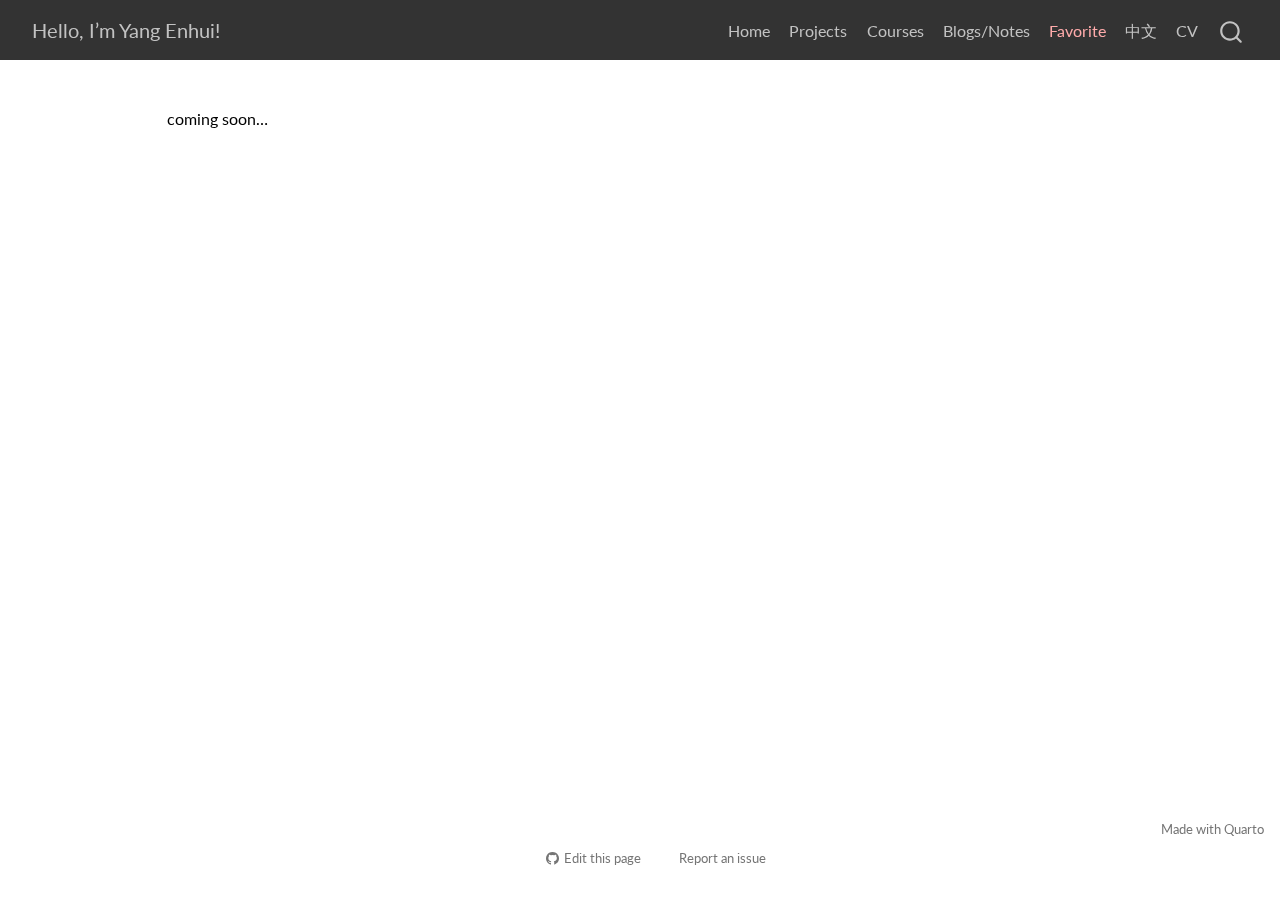
<file: docs/favorite.html>
<!DOCTYPE html>
<html xmlns="http://www.w3.org/1999/xhtml" lang="en" xml:lang="en"><head>

<meta charset="utf-8">
<meta name="generator" content="quarto-1.8.24">

<meta name="viewport" content="width=device-width, initial-scale=1.0, user-scalable=yes">


<title>favorite – Hello, I'm Yang Enhui!</title>
<style>
code{white-space: pre-wrap;}
span.smallcaps{font-variant: small-caps;}
div.columns{display: flex; gap: min(4vw, 1.5em);}
div.column{flex: auto; overflow-x: auto;}
div.hanging-indent{margin-left: 1.5em; text-indent: -1.5em;}
ul.task-list{list-style: none;}
ul.task-list li input[type="checkbox"] {
  width: 0.8em;
  margin: 0 0.8em 0.2em -1em; /* quarto-specific, see https://github.com/quarto-dev/quarto-cli/issues/4556 */ 
  vertical-align: middle;
}
</style>


<script src="site_libs/quarto-nav/quarto-nav.js"></script>
<script src="site_libs/quarto-nav/headroom.min.js"></script>
<script src="site_libs/clipboard/clipboard.min.js"></script>
<script src="site_libs/quarto-search/autocomplete.umd.js"></script>
<script src="site_libs/quarto-search/fuse.min.js"></script>
<script src="site_libs/quarto-search/quarto-search.js"></script>
<meta name="quarto:offset" content="./">
<link href="./images/favicon.ico" rel="icon">
<script src="site_libs/quarto-html/quarto.js" type="module"></script>
<script src="site_libs/quarto-html/tabsets/tabsets.js" type="module"></script>
<script src="site_libs/quarto-html/axe/axe-check.js" type="module"></script>
<script src="site_libs/quarto-html/popper.min.js"></script>
<script src="site_libs/quarto-html/tippy.umd.min.js"></script>
<script src="site_libs/quarto-html/anchor.min.js"></script>
<link href="site_libs/quarto-html/tippy.css" rel="stylesheet">
<link href="site_libs/quarto-html/quarto-syntax-highlighting-933c14d29d5c578a38b5020fa70fc493.css" rel="stylesheet" id="quarto-text-highlighting-styles">
<script src="site_libs/bootstrap/bootstrap.min.js"></script>
<link href="site_libs/bootstrap/bootstrap-icons.css" rel="stylesheet">
<link href="site_libs/bootstrap/bootstrap-fd10af68dfd375810b9d505f903e4f58.min.css" rel="stylesheet" append-hash="true" id="quarto-bootstrap" data-mode="light">
<script id="quarto-search-options" type="application/json">{
  "location": "navbar",
  "copy-button": false,
  "collapse-after": 3,
  "panel-placement": "end",
  "type": "overlay",
  "limit": 50,
  "keyboard-shortcut": [
    "f",
    "/",
    "s"
  ],
  "show-item-context": false,
  "language": {
    "search-no-results-text": "No results",
    "search-matching-documents-text": "matching documents",
    "search-copy-link-title": "Copy link to search",
    "search-hide-matches-text": "Hide additional matches",
    "search-more-match-text": "more match in this document",
    "search-more-matches-text": "more matches in this document",
    "search-clear-button-title": "Clear",
    "search-text-placeholder": "",
    "search-detached-cancel-button-title": "Cancel",
    "search-submit-button-title": "Submit",
    "search-label": "Search"
  }
}</script>


</head>

<body class="nav-fixed quarto-light">

<div id="quarto-search-results"></div>
  <header id="quarto-header" class="headroom fixed-top">
    <nav class="navbar navbar-expand-lg " data-bs-theme="dark">
      <div class="navbar-container container-fluid">
      <div class="navbar-brand-container mx-auto">
    <a href="./index.html" class="navbar-brand navbar-brand-logo">
    </a>
    <a class="navbar-brand" href="./index.html">
    <span class="navbar-title">Hello, I’m Yang Enhui!</span>
    </a>
  </div>
            <div id="quarto-search" class="" title="Search"></div>
          <button class="navbar-toggler" type="button" data-bs-toggle="collapse" data-bs-target="#navbarCollapse" aria-controls="navbarCollapse" role="menu" aria-expanded="false" aria-label="Toggle navigation" onclick="if (window.quartoToggleHeadroom) { window.quartoToggleHeadroom(); }">
  <span class="navbar-toggler-icon"></span>
</button>
          <div class="collapse navbar-collapse" id="navbarCollapse">
            <ul class="navbar-nav navbar-nav-scroll ms-auto">
  <li class="nav-item">
    <a class="nav-link" href="./index.html"> 
<span class="menu-text">Home</span></a>
  </li>  
  <li class="nav-item">
    <a class="nav-link" href="./projects.html"> 
<span class="menu-text">Projects</span></a>
  </li>  
  <li class="nav-item">
    <a class="nav-link" href="./courses.html"> 
<span class="menu-text">Courses</span></a>
  </li>  
  <li class="nav-item">
    <a class="nav-link" href="./notes.html"> 
<span class="menu-text">Blogs/Notes</span></a>
  </li>  
  <li class="nav-item">
    <a class="nav-link active" href="./favorite.html" aria-current="page"> 
<span class="menu-text">Favorite</span></a>
  </li>  
  <li class="nav-item">
    <a class="nav-link" href="./yangenhui.pdf"> 
<span class="menu-text">中文</span></a>
  </li>  
  <li class="nav-item">
    <a class="nav-link" href="./yangenhui.pdf"> 
<span class="menu-text">CV</span></a>
  </li>  
</ul>
          </div> <!-- /navcollapse -->
            <div class="quarto-navbar-tools">
</div>
      </div> <!-- /container-fluid -->
    </nav>
</header>
<!-- content -->
<div id="quarto-content" class="quarto-container page-columns page-rows-contents page-layout-article page-navbar">
<!-- sidebar -->
<!-- margin-sidebar -->
    <div id="quarto-margin-sidebar" class="sidebar margin-sidebar zindex-bottom">
        
    </div>
<!-- main -->
<main class="content" id="quarto-document-content"><header id="title-block-header" class="quarto-title-block"></header>




<p>coming soon…</p>



</main> <!-- /main -->
<script id="quarto-html-after-body" type="application/javascript">
  window.document.addEventListener("DOMContentLoaded", function (event) {
    const icon = "";
    const anchorJS = new window.AnchorJS();
    anchorJS.options = {
      placement: 'right',
      icon: icon
    };
    anchorJS.add('.anchored');
    const isCodeAnnotation = (el) => {
      for (const clz of el.classList) {
        if (clz.startsWith('code-annotation-')) {                     
          return true;
        }
      }
      return false;
    }
    const onCopySuccess = function(e) {
      // button target
      const button = e.trigger;
      // don't keep focus
      button.blur();
      // flash "checked"
      button.classList.add('code-copy-button-checked');
      var currentTitle = button.getAttribute("title");
      button.setAttribute("title", "Copied!");
      let tooltip;
      if (window.bootstrap) {
        button.setAttribute("data-bs-toggle", "tooltip");
        button.setAttribute("data-bs-placement", "left");
        button.setAttribute("data-bs-title", "Copied!");
        tooltip = new bootstrap.Tooltip(button, 
          { trigger: "manual", 
            customClass: "code-copy-button-tooltip",
            offset: [0, -8]});
        tooltip.show();    
      }
      setTimeout(function() {
        if (tooltip) {
          tooltip.hide();
          button.removeAttribute("data-bs-title");
          button.removeAttribute("data-bs-toggle");
          button.removeAttribute("data-bs-placement");
        }
        button.setAttribute("title", currentTitle);
        button.classList.remove('code-copy-button-checked');
      }, 1000);
      // clear code selection
      e.clearSelection();
    }
    const getTextToCopy = function(trigger) {
      const outerScaffold = trigger.parentElement.cloneNode(true);
      const codeEl = outerScaffold.querySelector('code');
      for (const childEl of codeEl.children) {
        if (isCodeAnnotation(childEl)) {
          childEl.remove();
        }
      }
      return codeEl.innerText;
    }
    const clipboard = new window.ClipboardJS('.code-copy-button:not([data-in-quarto-modal])', {
      text: getTextToCopy
    });
    clipboard.on('success', onCopySuccess);
    if (window.document.getElementById('quarto-embedded-source-code-modal')) {
      const clipboardModal = new window.ClipboardJS('.code-copy-button[data-in-quarto-modal]', {
        text: getTextToCopy,
        container: window.document.getElementById('quarto-embedded-source-code-modal')
      });
      clipboardModal.on('success', onCopySuccess);
    }
      var localhostRegex = new RegExp(/^(?:http|https):\/\/localhost\:?[0-9]*\//);
      var mailtoRegex = new RegExp(/^mailto:/);
        var filterRegex = new RegExp("https:\/\/yangeh03\.github\.io");
      var isInternal = (href) => {
          return filterRegex.test(href) || localhostRegex.test(href) || mailtoRegex.test(href);
      }
      // Inspect non-navigation links and adorn them if external
     var links = window.document.querySelectorAll('a[href]:not(.nav-link):not(.navbar-brand):not(.toc-action):not(.sidebar-link):not(.sidebar-item-toggle):not(.pagination-link):not(.no-external):not([aria-hidden]):not(.dropdown-item):not(.quarto-navigation-tool):not(.about-link)');
      for (var i=0; i<links.length; i++) {
        const link = links[i];
        if (!isInternal(link.href)) {
          // undo the damage that might have been done by quarto-nav.js in the case of
          // links that we want to consider external
          if (link.dataset.originalHref !== undefined) {
            link.href = link.dataset.originalHref;
          }
        }
      }
    function tippyHover(el, contentFn, onTriggerFn, onUntriggerFn) {
      const config = {
        allowHTML: true,
        maxWidth: 500,
        delay: 100,
        arrow: false,
        appendTo: function(el) {
            return el.parentElement;
        },
        interactive: true,
        interactiveBorder: 10,
        theme: 'quarto',
        placement: 'bottom-start',
      };
      if (contentFn) {
        config.content = contentFn;
      }
      if (onTriggerFn) {
        config.onTrigger = onTriggerFn;
      }
      if (onUntriggerFn) {
        config.onUntrigger = onUntriggerFn;
      }
      window.tippy(el, config); 
    }
    const noterefs = window.document.querySelectorAll('a[role="doc-noteref"]');
    for (var i=0; i<noterefs.length; i++) {
      const ref = noterefs[i];
      tippyHover(ref, function() {
        // use id or data attribute instead here
        let href = ref.getAttribute('data-footnote-href') || ref.getAttribute('href');
        try { href = new URL(href).hash; } catch {}
        const id = href.replace(/^#\/?/, "");
        const note = window.document.getElementById(id);
        if (note) {
          return note.innerHTML;
        } else {
          return "";
        }
      });
    }
    const xrefs = window.document.querySelectorAll('a.quarto-xref');
    const processXRef = (id, note) => {
      // Strip column container classes
      const stripColumnClz = (el) => {
        el.classList.remove("page-full", "page-columns");
        if (el.children) {
          for (const child of el.children) {
            stripColumnClz(child);
          }
        }
      }
      stripColumnClz(note)
      if (id === null || id.startsWith('sec-')) {
        // Special case sections, only their first couple elements
        const container = document.createElement("div");
        if (note.children && note.children.length > 2) {
          container.appendChild(note.children[0].cloneNode(true));
          for (let i = 1; i < note.children.length; i++) {
            const child = note.children[i];
            if (child.tagName === "P" && child.innerText === "") {
              continue;
            } else {
              container.appendChild(child.cloneNode(true));
              break;
            }
          }
          if (window.Quarto?.typesetMath) {
            window.Quarto.typesetMath(container);
          }
          return container.innerHTML
        } else {
          if (window.Quarto?.typesetMath) {
            window.Quarto.typesetMath(note);
          }
          return note.innerHTML;
        }
      } else {
        // Remove any anchor links if they are present
        const anchorLink = note.querySelector('a.anchorjs-link');
        if (anchorLink) {
          anchorLink.remove();
        }
        if (window.Quarto?.typesetMath) {
          window.Quarto.typesetMath(note);
        }
        if (note.classList.contains("callout")) {
          return note.outerHTML;
        } else {
          return note.innerHTML;
        }
      }
    }
    for (var i=0; i<xrefs.length; i++) {
      const xref = xrefs[i];
      tippyHover(xref, undefined, function(instance) {
        instance.disable();
        let url = xref.getAttribute('href');
        let hash = undefined; 
        if (url.startsWith('#')) {
          hash = url;
        } else {
          try { hash = new URL(url).hash; } catch {}
        }
        if (hash) {
          const id = hash.replace(/^#\/?/, "");
          const note = window.document.getElementById(id);
          if (note !== null) {
            try {
              const html = processXRef(id, note.cloneNode(true));
              instance.setContent(html);
            } finally {
              instance.enable();
              instance.show();
            }
          } else {
            // See if we can fetch this
            fetch(url.split('#')[0])
            .then(res => res.text())
            .then(html => {
              const parser = new DOMParser();
              const htmlDoc = parser.parseFromString(html, "text/html");
              const note = htmlDoc.getElementById(id);
              if (note !== null) {
                const html = processXRef(id, note);
                instance.setContent(html);
              } 
            }).finally(() => {
              instance.enable();
              instance.show();
            });
          }
        } else {
          // See if we can fetch a full url (with no hash to target)
          // This is a special case and we should probably do some content thinning / targeting
          fetch(url)
          .then(res => res.text())
          .then(html => {
            const parser = new DOMParser();
            const htmlDoc = parser.parseFromString(html, "text/html");
            const note = htmlDoc.querySelector('main.content');
            if (note !== null) {
              // This should only happen for chapter cross references
              // (since there is no id in the URL)
              // remove the first header
              if (note.children.length > 0 && note.children[0].tagName === "HEADER") {
                note.children[0].remove();
              }
              const html = processXRef(null, note);
              instance.setContent(html);
            } 
          }).finally(() => {
            instance.enable();
            instance.show();
          });
        }
      }, function(instance) {
      });
    }
        let selectedAnnoteEl;
        const selectorForAnnotation = ( cell, annotation) => {
          let cellAttr = 'data-code-cell="' + cell + '"';
          let lineAttr = 'data-code-annotation="' +  annotation + '"';
          const selector = 'span[' + cellAttr + '][' + lineAttr + ']';
          return selector;
        }
        const selectCodeLines = (annoteEl) => {
          const doc = window.document;
          const targetCell = annoteEl.getAttribute("data-target-cell");
          const targetAnnotation = annoteEl.getAttribute("data-target-annotation");
          const annoteSpan = window.document.querySelector(selectorForAnnotation(targetCell, targetAnnotation));
          const lines = annoteSpan.getAttribute("data-code-lines").split(",");
          const lineIds = lines.map((line) => {
            return targetCell + "-" + line;
          })
          let top = null;
          let height = null;
          let parent = null;
          if (lineIds.length > 0) {
              //compute the position of the single el (top and bottom and make a div)
              const el = window.document.getElementById(lineIds[0]);
              top = el.offsetTop;
              height = el.offsetHeight;
              parent = el.parentElement.parentElement;
            if (lineIds.length > 1) {
              const lastEl = window.document.getElementById(lineIds[lineIds.length - 1]);
              const bottom = lastEl.offsetTop + lastEl.offsetHeight;
              height = bottom - top;
            }
            if (top !== null && height !== null && parent !== null) {
              // cook up a div (if necessary) and position it 
              let div = window.document.getElementById("code-annotation-line-highlight");
              if (div === null) {
                div = window.document.createElement("div");
                div.setAttribute("id", "code-annotation-line-highlight");
                div.style.position = 'absolute';
                parent.appendChild(div);
              }
              div.style.top = top - 2 + "px";
              div.style.height = height + 4 + "px";
              div.style.left = 0;
              let gutterDiv = window.document.getElementById("code-annotation-line-highlight-gutter");
              if (gutterDiv === null) {
                gutterDiv = window.document.createElement("div");
                gutterDiv.setAttribute("id", "code-annotation-line-highlight-gutter");
                gutterDiv.style.position = 'absolute';
                const codeCell = window.document.getElementById(targetCell);
                const gutter = codeCell.querySelector('.code-annotation-gutter');
                gutter.appendChild(gutterDiv);
              }
              gutterDiv.style.top = top - 2 + "px";
              gutterDiv.style.height = height + 4 + "px";
            }
            selectedAnnoteEl = annoteEl;
          }
        };
        const unselectCodeLines = () => {
          const elementsIds = ["code-annotation-line-highlight", "code-annotation-line-highlight-gutter"];
          elementsIds.forEach((elId) => {
            const div = window.document.getElementById(elId);
            if (div) {
              div.remove();
            }
          });
          selectedAnnoteEl = undefined;
        };
          // Handle positioning of the toggle
      window.addEventListener(
        "resize",
        throttle(() => {
          elRect = undefined;
          if (selectedAnnoteEl) {
            selectCodeLines(selectedAnnoteEl);
          }
        }, 10)
      );
      function throttle(fn, ms) {
      let throttle = false;
      let timer;
        return (...args) => {
          if(!throttle) { // first call gets through
              fn.apply(this, args);
              throttle = true;
          } else { // all the others get throttled
              if(timer) clearTimeout(timer); // cancel #2
              timer = setTimeout(() => {
                fn.apply(this, args);
                timer = throttle = false;
              }, ms);
          }
        };
      }
        // Attach click handler to the DT
        const annoteDls = window.document.querySelectorAll('dt[data-target-cell]');
        for (const annoteDlNode of annoteDls) {
          annoteDlNode.addEventListener('click', (event) => {
            const clickedEl = event.target;
            if (clickedEl !== selectedAnnoteEl) {
              unselectCodeLines();
              const activeEl = window.document.querySelector('dt[data-target-cell].code-annotation-active');
              if (activeEl) {
                activeEl.classList.remove('code-annotation-active');
              }
              selectCodeLines(clickedEl);
              clickedEl.classList.add('code-annotation-active');
            } else {
              // Unselect the line
              unselectCodeLines();
              clickedEl.classList.remove('code-annotation-active');
            }
          });
        }
    const findCites = (el) => {
      const parentEl = el.parentElement;
      if (parentEl) {
        const cites = parentEl.dataset.cites;
        if (cites) {
          return {
            el,
            cites: cites.split(' ')
          };
        } else {
          return findCites(el.parentElement)
        }
      } else {
        return undefined;
      }
    };
    var bibliorefs = window.document.querySelectorAll('a[role="doc-biblioref"]');
    for (var i=0; i<bibliorefs.length; i++) {
      const ref = bibliorefs[i];
      const citeInfo = findCites(ref);
      if (citeInfo) {
        tippyHover(citeInfo.el, function() {
          var popup = window.document.createElement('div');
          citeInfo.cites.forEach(function(cite) {
            var citeDiv = window.document.createElement('div');
            citeDiv.classList.add('hanging-indent');
            citeDiv.classList.add('csl-entry');
            var biblioDiv = window.document.getElementById('ref-' + cite);
            if (biblioDiv) {
              citeDiv.innerHTML = biblioDiv.innerHTML;
            }
            popup.appendChild(citeDiv);
          });
          return popup.innerHTML;
        });
      }
    }
  });
  </script>
</div> <!-- /content -->
<footer class="footer">
  <div class="nav-footer">
    <div class="nav-footer-left">
      &nbsp;
    </div>   
    <div class="nav-footer-center">
      &nbsp;
    <div class="toc-actions"><ul><li><a href="https://github.com/yangeh03/yangeh03.github.io/edit/main/favorite.qmd" class="toc-action"><i class="bi bi-github"></i>Edit this page</a></li><li><a href="https://github.com/yangeh03/yangeh03.github.io/issues/new" class="toc-action"><i class="bi empty"></i>Report an issue</a></li></ul></div></div>
    <div class="nav-footer-right">
<p>Made with <a href="https://quarto.org/">Quarto</a><br></p>
</div>
  </div>
</footer>




</body></html>
</file>
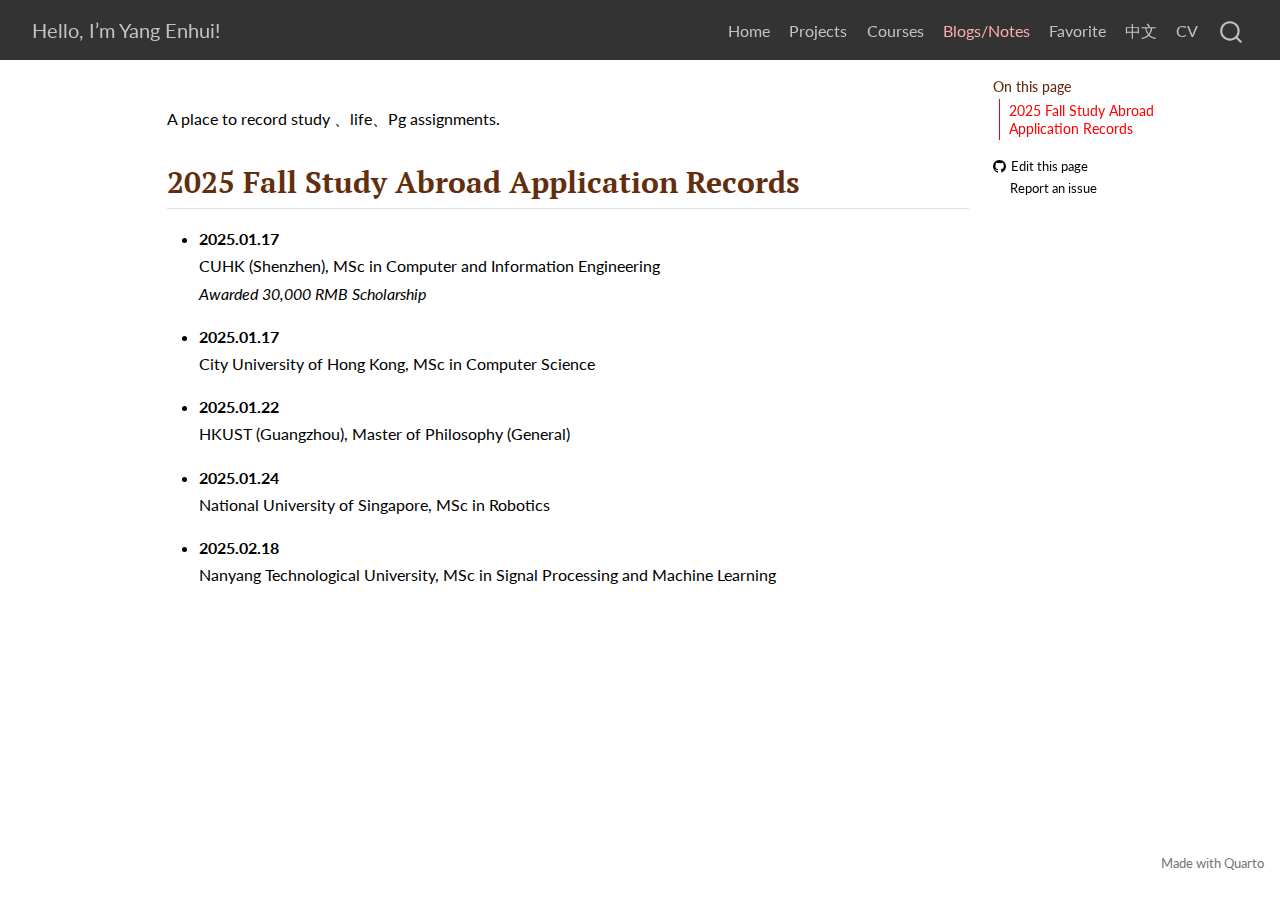
<file: docs/notes.html>
<!DOCTYPE html>
<html xmlns="http://www.w3.org/1999/xhtml" lang="en" xml:lang="en"><head>

<meta charset="utf-8">
<meta name="generator" content="quarto-1.8.24">

<meta name="viewport" content="width=device-width, initial-scale=1.0, user-scalable=yes">


<title>notes – Hello, I'm Yang Enhui!</title>
<style>
code{white-space: pre-wrap;}
span.smallcaps{font-variant: small-caps;}
div.columns{display: flex; gap: min(4vw, 1.5em);}
div.column{flex: auto; overflow-x: auto;}
div.hanging-indent{margin-left: 1.5em; text-indent: -1.5em;}
ul.task-list{list-style: none;}
ul.task-list li input[type="checkbox"] {
  width: 0.8em;
  margin: 0 0.8em 0.2em -1em; /* quarto-specific, see https://github.com/quarto-dev/quarto-cli/issues/4556 */ 
  vertical-align: middle;
}
</style>


<script src="site_libs/quarto-nav/quarto-nav.js"></script>
<script src="site_libs/quarto-nav/headroom.min.js"></script>
<script src="site_libs/clipboard/clipboard.min.js"></script>
<script src="site_libs/quarto-search/autocomplete.umd.js"></script>
<script src="site_libs/quarto-search/fuse.min.js"></script>
<script src="site_libs/quarto-search/quarto-search.js"></script>
<meta name="quarto:offset" content="./">
<link href="./images/favicon.ico" rel="icon">
<script src="site_libs/quarto-html/quarto.js" type="module"></script>
<script src="site_libs/quarto-html/tabsets/tabsets.js" type="module"></script>
<script src="site_libs/quarto-html/axe/axe-check.js" type="module"></script>
<script src="site_libs/quarto-html/popper.min.js"></script>
<script src="site_libs/quarto-html/tippy.umd.min.js"></script>
<script src="site_libs/quarto-html/anchor.min.js"></script>
<link href="site_libs/quarto-html/tippy.css" rel="stylesheet">
<link href="site_libs/quarto-html/quarto-syntax-highlighting-933c14d29d5c578a38b5020fa70fc493.css" rel="stylesheet" id="quarto-text-highlighting-styles">
<script src="site_libs/bootstrap/bootstrap.min.js"></script>
<link href="site_libs/bootstrap/bootstrap-icons.css" rel="stylesheet">
<link href="site_libs/bootstrap/bootstrap-fd10af68dfd375810b9d505f903e4f58.min.css" rel="stylesheet" append-hash="true" id="quarto-bootstrap" data-mode="light">
<script id="quarto-search-options" type="application/json">{
  "location": "navbar",
  "copy-button": false,
  "collapse-after": 3,
  "panel-placement": "end",
  "type": "overlay",
  "limit": 50,
  "keyboard-shortcut": [
    "f",
    "/",
    "s"
  ],
  "show-item-context": false,
  "language": {
    "search-no-results-text": "No results",
    "search-matching-documents-text": "matching documents",
    "search-copy-link-title": "Copy link to search",
    "search-hide-matches-text": "Hide additional matches",
    "search-more-match-text": "more match in this document",
    "search-more-matches-text": "more matches in this document",
    "search-clear-button-title": "Clear",
    "search-text-placeholder": "",
    "search-detached-cancel-button-title": "Cancel",
    "search-submit-button-title": "Submit",
    "search-label": "Search"
  }
}</script>


</head>

<body class="nav-fixed quarto-light">

<div id="quarto-search-results"></div>
  <header id="quarto-header" class="headroom fixed-top">
    <nav class="navbar navbar-expand-lg " data-bs-theme="dark">
      <div class="navbar-container container-fluid">
      <div class="navbar-brand-container mx-auto">
    <a href="./index.html" class="navbar-brand navbar-brand-logo">
    </a>
    <a class="navbar-brand" href="./index.html">
    <span class="navbar-title">Hello, I’m Yang Enhui!</span>
    </a>
  </div>
            <div id="quarto-search" class="" title="Search"></div>
          <button class="navbar-toggler" type="button" data-bs-toggle="collapse" data-bs-target="#navbarCollapse" aria-controls="navbarCollapse" role="menu" aria-expanded="false" aria-label="Toggle navigation" onclick="if (window.quartoToggleHeadroom) { window.quartoToggleHeadroom(); }">
  <span class="navbar-toggler-icon"></span>
</button>
          <div class="collapse navbar-collapse" id="navbarCollapse">
            <ul class="navbar-nav navbar-nav-scroll ms-auto">
  <li class="nav-item">
    <a class="nav-link" href="./index.html"> 
<span class="menu-text">Home</span></a>
  </li>  
  <li class="nav-item">
    <a class="nav-link" href="./projects.html"> 
<span class="menu-text">Projects</span></a>
  </li>  
  <li class="nav-item">
    <a class="nav-link" href="./courses.html"> 
<span class="menu-text">Courses</span></a>
  </li>  
  <li class="nav-item">
    <a class="nav-link active" href="./notes.html" aria-current="page"> 
<span class="menu-text">Blogs/Notes</span></a>
  </li>  
  <li class="nav-item">
    <a class="nav-link" href="./favorite.html"> 
<span class="menu-text">Favorite</span></a>
  </li>  
  <li class="nav-item">
    <a class="nav-link" href="./yangenhui.pdf"> 
<span class="menu-text">中文</span></a>
  </li>  
  <li class="nav-item">
    <a class="nav-link" href="./yangenhui.pdf"> 
<span class="menu-text">CV</span></a>
  </li>  
</ul>
          </div> <!-- /navcollapse -->
            <div class="quarto-navbar-tools">
</div>
      </div> <!-- /container-fluid -->
    </nav>
</header>
<!-- content -->
<div id="quarto-content" class="quarto-container page-columns page-rows-contents page-layout-article page-navbar">
<!-- sidebar -->
<!-- margin-sidebar -->
    <div id="quarto-margin-sidebar" class="sidebar margin-sidebar">
        <nav id="TOC" role="doc-toc" class="toc-active">
    <h2 id="toc-title">On this page</h2>
   
  <ul>
  <li><a href="#fall-study-abroad-application-records" id="toc-fall-study-abroad-application-records" class="nav-link active" data-scroll-target="#fall-study-abroad-application-records">2025 Fall Study Abroad Application Records</a></li>
  </ul>
<div class="toc-actions"><ul><li><a href="https://github.com/yangeh03/yangeh03.github.io/edit/main/notes.qmd" class="toc-action"><i class="bi bi-github"></i>Edit this page</a></li><li><a href="https://github.com/yangeh03/yangeh03.github.io/issues/new" class="toc-action"><i class="bi empty"></i>Report an issue</a></li></ul></div></nav>
    </div>
<!-- main -->
<main class="content" id="quarto-document-content"><header id="title-block-header" class="quarto-title-block"></header>




<p>A place to record study 、life、Pg assignments.</p>
<section id="fall-study-abroad-application-records" class="level2">
<h2 class="anchored" data-anchor-id="fall-study-abroad-application-records">2025 Fall Study Abroad Application Records</h2>
<ul>
<li><p><strong>2025.01.17</strong><br>
CUHK (Shenzhen), MSc in Computer and Information Engineering<br>
<em>Awarded 30,000 RMB Scholarship</em></p></li>
<li><p><strong>2025.01.17</strong><br>
City University of Hong Kong, MSc in Computer Science</p></li>
<li><p><strong>2025.01.22</strong><br>
HKUST (Guangzhou), Master of Philosophy (General)</p></li>
<li><p><strong>2025.01.24</strong><br>
National University of Singapore, MSc in Robotics</p></li>
<li><p><strong>2025.02.18</strong><br>
Nanyang Technological University, MSc in Signal Processing and Machine Learning</p></li>
</ul>


</section>

</main> <!-- /main -->
<script id="quarto-html-after-body" type="application/javascript">
  window.document.addEventListener("DOMContentLoaded", function (event) {
    const icon = "";
    const anchorJS = new window.AnchorJS();
    anchorJS.options = {
      placement: 'right',
      icon: icon
    };
    anchorJS.add('.anchored');
    const isCodeAnnotation = (el) => {
      for (const clz of el.classList) {
        if (clz.startsWith('code-annotation-')) {                     
          return true;
        }
      }
      return false;
    }
    const onCopySuccess = function(e) {
      // button target
      const button = e.trigger;
      // don't keep focus
      button.blur();
      // flash "checked"
      button.classList.add('code-copy-button-checked');
      var currentTitle = button.getAttribute("title");
      button.setAttribute("title", "Copied!");
      let tooltip;
      if (window.bootstrap) {
        button.setAttribute("data-bs-toggle", "tooltip");
        button.setAttribute("data-bs-placement", "left");
        button.setAttribute("data-bs-title", "Copied!");
        tooltip = new bootstrap.Tooltip(button, 
          { trigger: "manual", 
            customClass: "code-copy-button-tooltip",
            offset: [0, -8]});
        tooltip.show();    
      }
      setTimeout(function() {
        if (tooltip) {
          tooltip.hide();
          button.removeAttribute("data-bs-title");
          button.removeAttribute("data-bs-toggle");
          button.removeAttribute("data-bs-placement");
        }
        button.setAttribute("title", currentTitle);
        button.classList.remove('code-copy-button-checked');
      }, 1000);
      // clear code selection
      e.clearSelection();
    }
    const getTextToCopy = function(trigger) {
      const outerScaffold = trigger.parentElement.cloneNode(true);
      const codeEl = outerScaffold.querySelector('code');
      for (const childEl of codeEl.children) {
        if (isCodeAnnotation(childEl)) {
          childEl.remove();
        }
      }
      return codeEl.innerText;
    }
    const clipboard = new window.ClipboardJS('.code-copy-button:not([data-in-quarto-modal])', {
      text: getTextToCopy
    });
    clipboard.on('success', onCopySuccess);
    if (window.document.getElementById('quarto-embedded-source-code-modal')) {
      const clipboardModal = new window.ClipboardJS('.code-copy-button[data-in-quarto-modal]', {
        text: getTextToCopy,
        container: window.document.getElementById('quarto-embedded-source-code-modal')
      });
      clipboardModal.on('success', onCopySuccess);
    }
      var localhostRegex = new RegExp(/^(?:http|https):\/\/localhost\:?[0-9]*\//);
      var mailtoRegex = new RegExp(/^mailto:/);
        var filterRegex = new RegExp("https:\/\/yangeh03\.github\.io");
      var isInternal = (href) => {
          return filterRegex.test(href) || localhostRegex.test(href) || mailtoRegex.test(href);
      }
      // Inspect non-navigation links and adorn them if external
     var links = window.document.querySelectorAll('a[href]:not(.nav-link):not(.navbar-brand):not(.toc-action):not(.sidebar-link):not(.sidebar-item-toggle):not(.pagination-link):not(.no-external):not([aria-hidden]):not(.dropdown-item):not(.quarto-navigation-tool):not(.about-link)');
      for (var i=0; i<links.length; i++) {
        const link = links[i];
        if (!isInternal(link.href)) {
          // undo the damage that might have been done by quarto-nav.js in the case of
          // links that we want to consider external
          if (link.dataset.originalHref !== undefined) {
            link.href = link.dataset.originalHref;
          }
        }
      }
    function tippyHover(el, contentFn, onTriggerFn, onUntriggerFn) {
      const config = {
        allowHTML: true,
        maxWidth: 500,
        delay: 100,
        arrow: false,
        appendTo: function(el) {
            return el.parentElement;
        },
        interactive: true,
        interactiveBorder: 10,
        theme: 'quarto',
        placement: 'bottom-start',
      };
      if (contentFn) {
        config.content = contentFn;
      }
      if (onTriggerFn) {
        config.onTrigger = onTriggerFn;
      }
      if (onUntriggerFn) {
        config.onUntrigger = onUntriggerFn;
      }
      window.tippy(el, config); 
    }
    const noterefs = window.document.querySelectorAll('a[role="doc-noteref"]');
    for (var i=0; i<noterefs.length; i++) {
      const ref = noterefs[i];
      tippyHover(ref, function() {
        // use id or data attribute instead here
        let href = ref.getAttribute('data-footnote-href') || ref.getAttribute('href');
        try { href = new URL(href).hash; } catch {}
        const id = href.replace(/^#\/?/, "");
        const note = window.document.getElementById(id);
        if (note) {
          return note.innerHTML;
        } else {
          return "";
        }
      });
    }
    const xrefs = window.document.querySelectorAll('a.quarto-xref');
    const processXRef = (id, note) => {
      // Strip column container classes
      const stripColumnClz = (el) => {
        el.classList.remove("page-full", "page-columns");
        if (el.children) {
          for (const child of el.children) {
            stripColumnClz(child);
          }
        }
      }
      stripColumnClz(note)
      if (id === null || id.startsWith('sec-')) {
        // Special case sections, only their first couple elements
        const container = document.createElement("div");
        if (note.children && note.children.length > 2) {
          container.appendChild(note.children[0].cloneNode(true));
          for (let i = 1; i < note.children.length; i++) {
            const child = note.children[i];
            if (child.tagName === "P" && child.innerText === "") {
              continue;
            } else {
              container.appendChild(child.cloneNode(true));
              break;
            }
          }
          if (window.Quarto?.typesetMath) {
            window.Quarto.typesetMath(container);
          }
          return container.innerHTML
        } else {
          if (window.Quarto?.typesetMath) {
            window.Quarto.typesetMath(note);
          }
          return note.innerHTML;
        }
      } else {
        // Remove any anchor links if they are present
        const anchorLink = note.querySelector('a.anchorjs-link');
        if (anchorLink) {
          anchorLink.remove();
        }
        if (window.Quarto?.typesetMath) {
          window.Quarto.typesetMath(note);
        }
        if (note.classList.contains("callout")) {
          return note.outerHTML;
        } else {
          return note.innerHTML;
        }
      }
    }
    for (var i=0; i<xrefs.length; i++) {
      const xref = xrefs[i];
      tippyHover(xref, undefined, function(instance) {
        instance.disable();
        let url = xref.getAttribute('href');
        let hash = undefined; 
        if (url.startsWith('#')) {
          hash = url;
        } else {
          try { hash = new URL(url).hash; } catch {}
        }
        if (hash) {
          const id = hash.replace(/^#\/?/, "");
          const note = window.document.getElementById(id);
          if (note !== null) {
            try {
              const html = processXRef(id, note.cloneNode(true));
              instance.setContent(html);
            } finally {
              instance.enable();
              instance.show();
            }
          } else {
            // See if we can fetch this
            fetch(url.split('#')[0])
            .then(res => res.text())
            .then(html => {
              const parser = new DOMParser();
              const htmlDoc = parser.parseFromString(html, "text/html");
              const note = htmlDoc.getElementById(id);
              if (note !== null) {
                const html = processXRef(id, note);
                instance.setContent(html);
              } 
            }).finally(() => {
              instance.enable();
              instance.show();
            });
          }
        } else {
          // See if we can fetch a full url (with no hash to target)
          // This is a special case and we should probably do some content thinning / targeting
          fetch(url)
          .then(res => res.text())
          .then(html => {
            const parser = new DOMParser();
            const htmlDoc = parser.parseFromString(html, "text/html");
            const note = htmlDoc.querySelector('main.content');
            if (note !== null) {
              // This should only happen for chapter cross references
              // (since there is no id in the URL)
              // remove the first header
              if (note.children.length > 0 && note.children[0].tagName === "HEADER") {
                note.children[0].remove();
              }
              const html = processXRef(null, note);
              instance.setContent(html);
            } 
          }).finally(() => {
            instance.enable();
            instance.show();
          });
        }
      }, function(instance) {
      });
    }
        let selectedAnnoteEl;
        const selectorForAnnotation = ( cell, annotation) => {
          let cellAttr = 'data-code-cell="' + cell + '"';
          let lineAttr = 'data-code-annotation="' +  annotation + '"';
          const selector = 'span[' + cellAttr + '][' + lineAttr + ']';
          return selector;
        }
        const selectCodeLines = (annoteEl) => {
          const doc = window.document;
          const targetCell = annoteEl.getAttribute("data-target-cell");
          const targetAnnotation = annoteEl.getAttribute("data-target-annotation");
          const annoteSpan = window.document.querySelector(selectorForAnnotation(targetCell, targetAnnotation));
          const lines = annoteSpan.getAttribute("data-code-lines").split(",");
          const lineIds = lines.map((line) => {
            return targetCell + "-" + line;
          })
          let top = null;
          let height = null;
          let parent = null;
          if (lineIds.length > 0) {
              //compute the position of the single el (top and bottom and make a div)
              const el = window.document.getElementById(lineIds[0]);
              top = el.offsetTop;
              height = el.offsetHeight;
              parent = el.parentElement.parentElement;
            if (lineIds.length > 1) {
              const lastEl = window.document.getElementById(lineIds[lineIds.length - 1]);
              const bottom = lastEl.offsetTop + lastEl.offsetHeight;
              height = bottom - top;
            }
            if (top !== null && height !== null && parent !== null) {
              // cook up a div (if necessary) and position it 
              let div = window.document.getElementById("code-annotation-line-highlight");
              if (div === null) {
                div = window.document.createElement("div");
                div.setAttribute("id", "code-annotation-line-highlight");
                div.style.position = 'absolute';
                parent.appendChild(div);
              }
              div.style.top = top - 2 + "px";
              div.style.height = height + 4 + "px";
              div.style.left = 0;
              let gutterDiv = window.document.getElementById("code-annotation-line-highlight-gutter");
              if (gutterDiv === null) {
                gutterDiv = window.document.createElement("div");
                gutterDiv.setAttribute("id", "code-annotation-line-highlight-gutter");
                gutterDiv.style.position = 'absolute';
                const codeCell = window.document.getElementById(targetCell);
                const gutter = codeCell.querySelector('.code-annotation-gutter');
                gutter.appendChild(gutterDiv);
              }
              gutterDiv.style.top = top - 2 + "px";
              gutterDiv.style.height = height + 4 + "px";
            }
            selectedAnnoteEl = annoteEl;
          }
        };
        const unselectCodeLines = () => {
          const elementsIds = ["code-annotation-line-highlight", "code-annotation-line-highlight-gutter"];
          elementsIds.forEach((elId) => {
            const div = window.document.getElementById(elId);
            if (div) {
              div.remove();
            }
          });
          selectedAnnoteEl = undefined;
        };
          // Handle positioning of the toggle
      window.addEventListener(
        "resize",
        throttle(() => {
          elRect = undefined;
          if (selectedAnnoteEl) {
            selectCodeLines(selectedAnnoteEl);
          }
        }, 10)
      );
      function throttle(fn, ms) {
      let throttle = false;
      let timer;
        return (...args) => {
          if(!throttle) { // first call gets through
              fn.apply(this, args);
              throttle = true;
          } else { // all the others get throttled
              if(timer) clearTimeout(timer); // cancel #2
              timer = setTimeout(() => {
                fn.apply(this, args);
                timer = throttle = false;
              }, ms);
          }
        };
      }
        // Attach click handler to the DT
        const annoteDls = window.document.querySelectorAll('dt[data-target-cell]');
        for (const annoteDlNode of annoteDls) {
          annoteDlNode.addEventListener('click', (event) => {
            const clickedEl = event.target;
            if (clickedEl !== selectedAnnoteEl) {
              unselectCodeLines();
              const activeEl = window.document.querySelector('dt[data-target-cell].code-annotation-active');
              if (activeEl) {
                activeEl.classList.remove('code-annotation-active');
              }
              selectCodeLines(clickedEl);
              clickedEl.classList.add('code-annotation-active');
            } else {
              // Unselect the line
              unselectCodeLines();
              clickedEl.classList.remove('code-annotation-active');
            }
          });
        }
    const findCites = (el) => {
      const parentEl = el.parentElement;
      if (parentEl) {
        const cites = parentEl.dataset.cites;
        if (cites) {
          return {
            el,
            cites: cites.split(' ')
          };
        } else {
          return findCites(el.parentElement)
        }
      } else {
        return undefined;
      }
    };
    var bibliorefs = window.document.querySelectorAll('a[role="doc-biblioref"]');
    for (var i=0; i<bibliorefs.length; i++) {
      const ref = bibliorefs[i];
      const citeInfo = findCites(ref);
      if (citeInfo) {
        tippyHover(citeInfo.el, function() {
          var popup = window.document.createElement('div');
          citeInfo.cites.forEach(function(cite) {
            var citeDiv = window.document.createElement('div');
            citeDiv.classList.add('hanging-indent');
            citeDiv.classList.add('csl-entry');
            var biblioDiv = window.document.getElementById('ref-' + cite);
            if (biblioDiv) {
              citeDiv.innerHTML = biblioDiv.innerHTML;
            }
            popup.appendChild(citeDiv);
          });
          return popup.innerHTML;
        });
      }
    }
  });
  </script>
</div> <!-- /content -->
<footer class="footer">
  <div class="nav-footer">
    <div class="nav-footer-left">
      &nbsp;
    </div>   
    <div class="nav-footer-center">
      &nbsp;
    <div class="toc-actions d-sm-block d-md-none"><ul><li><a href="https://github.com/yangeh03/yangeh03.github.io/edit/main/notes.qmd" class="toc-action"><i class="bi bi-github"></i>Edit this page</a></li><li><a href="https://github.com/yangeh03/yangeh03.github.io/issues/new" class="toc-action"><i class="bi empty"></i>Report an issue</a></li></ul></div></div>
    <div class="nav-footer-right">
<p>Made with <a href="https://quarto.org/">Quarto</a><br></p>
</div>
  </div>
</footer>




</body></html>
</file>
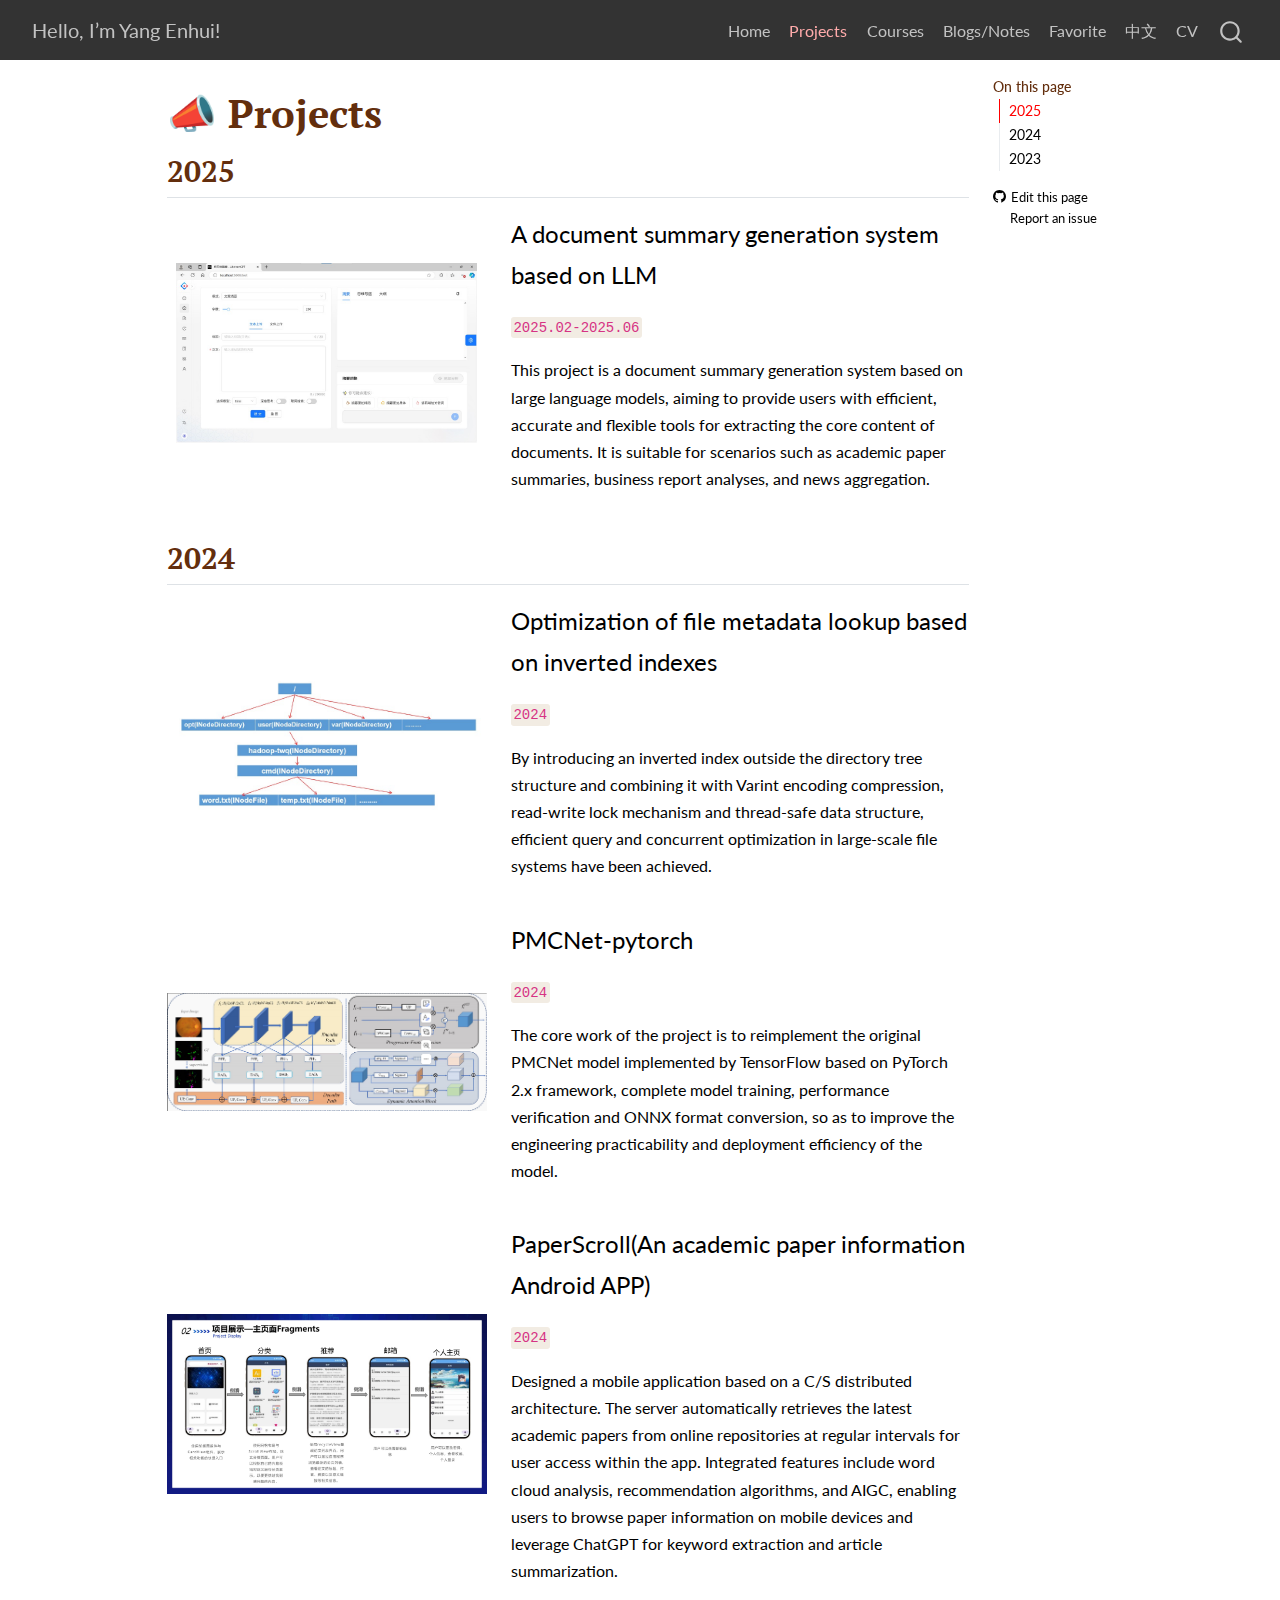
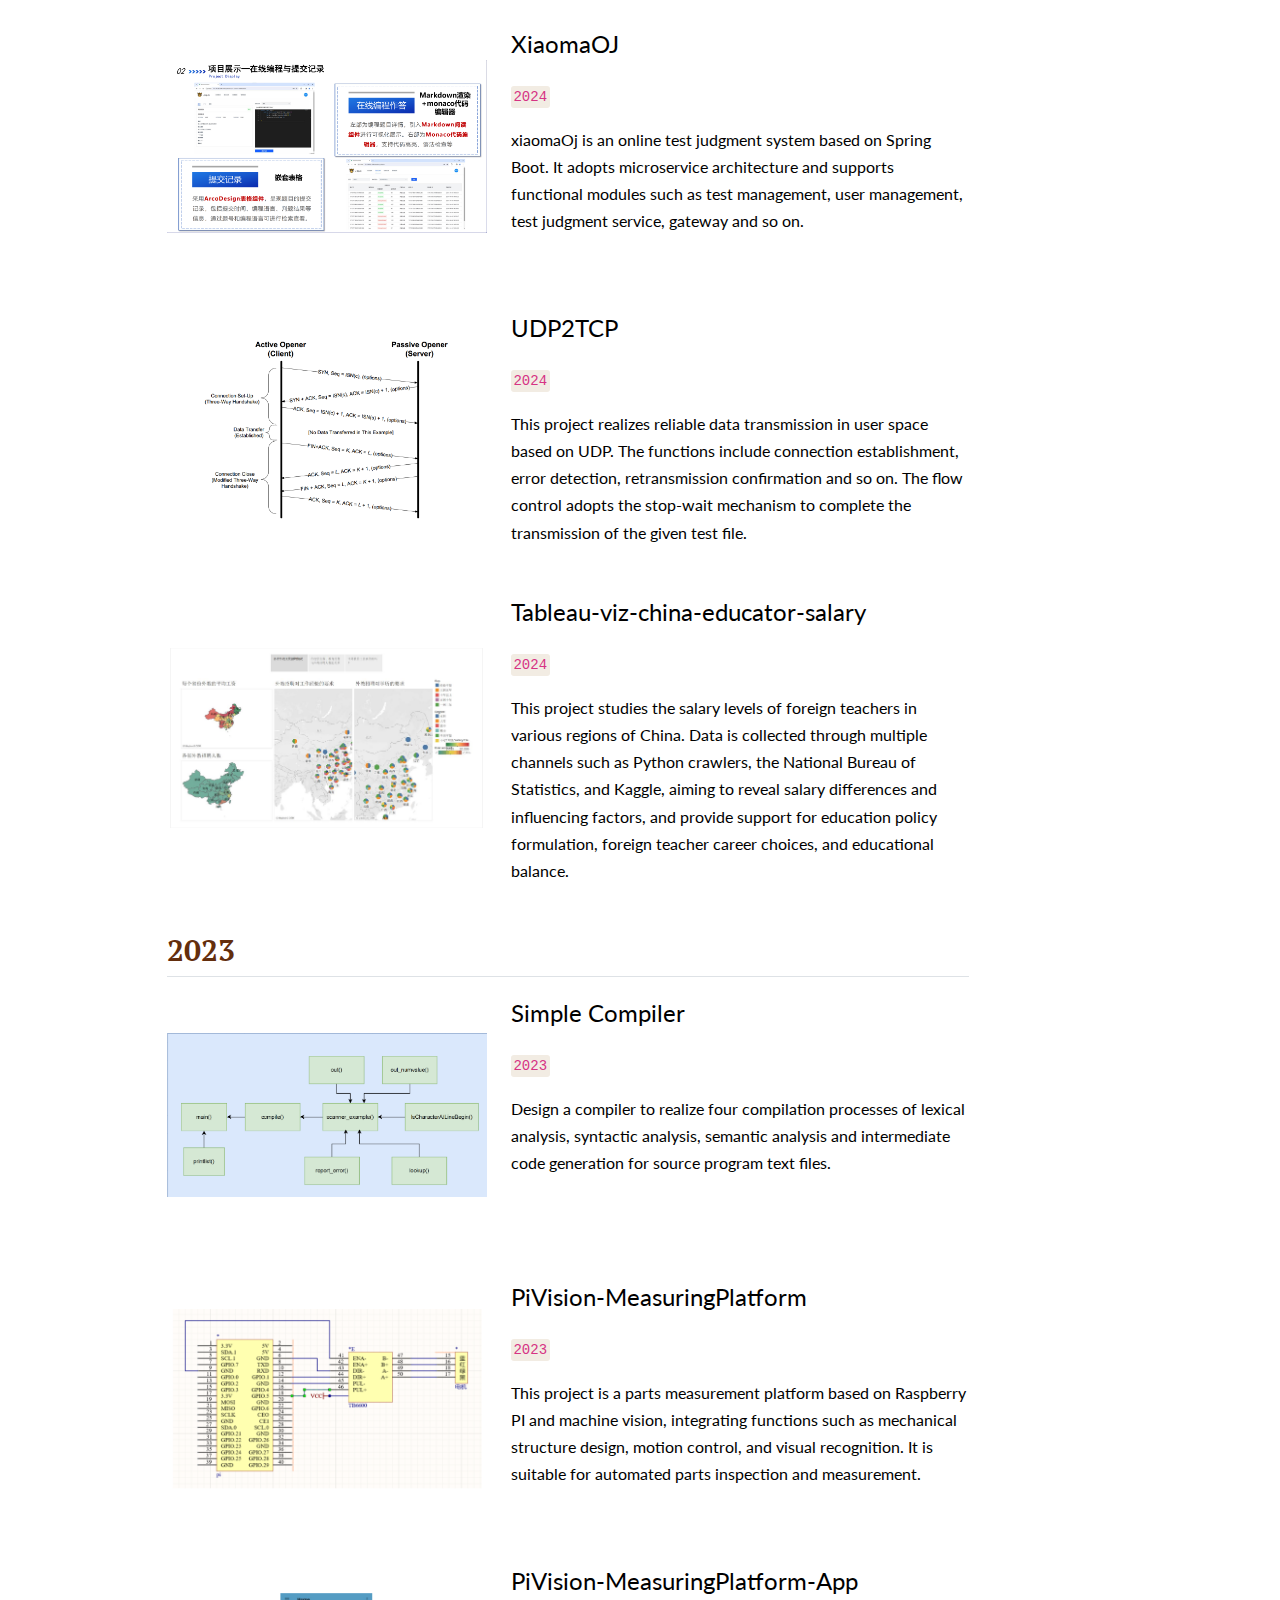
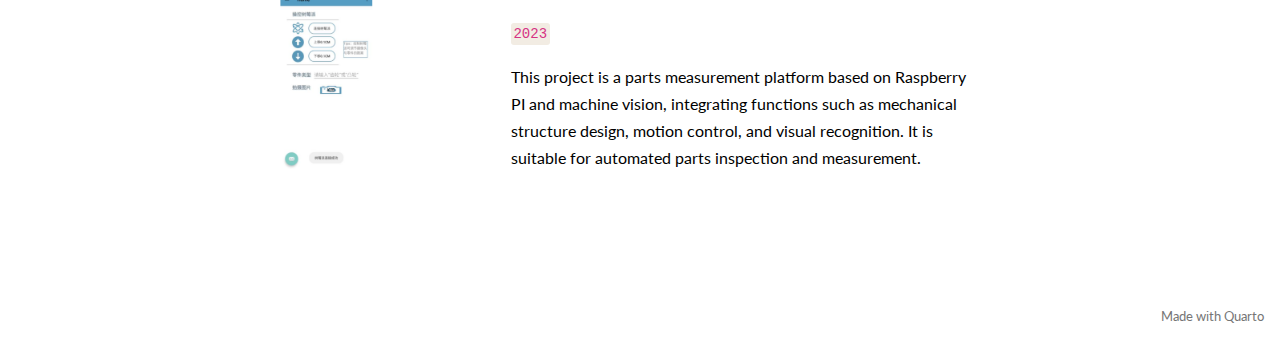
<file: docs/projects.html>
<!DOCTYPE html>
<html xmlns="http://www.w3.org/1999/xhtml" lang="en" xml:lang="en"><head>

<meta charset="utf-8">
<meta name="generator" content="quarto-1.8.24">

<meta name="viewport" content="width=device-width, initial-scale=1.0, user-scalable=yes">


<title>📣 Projects – Hello, I’m Yang Enhui!</title>
<style>
code{white-space: pre-wrap;}
span.smallcaps{font-variant: small-caps;}
div.columns{display: flex; gap: min(4vw, 1.5em);}
div.column{flex: auto; overflow-x: auto;}
div.hanging-indent{margin-left: 1.5em; text-indent: -1.5em;}
ul.task-list{list-style: none;}
ul.task-list li input[type="checkbox"] {
  width: 0.8em;
  margin: 0 0.8em 0.2em -1em; /* quarto-specific, see https://github.com/quarto-dev/quarto-cli/issues/4556 */ 
  vertical-align: middle;
}
</style>


<script src="site_libs/quarto-nav/quarto-nav.js"></script>
<script src="site_libs/quarto-nav/headroom.min.js"></script>
<script src="site_libs/clipboard/clipboard.min.js"></script>
<script src="site_libs/quarto-search/autocomplete.umd.js"></script>
<script src="site_libs/quarto-search/fuse.min.js"></script>
<script src="site_libs/quarto-search/quarto-search.js"></script>
<meta name="quarto:offset" content="./">
<link href="./images/favicon.ico" rel="icon">
<script src="site_libs/quarto-html/quarto.js" type="module"></script>
<script src="site_libs/quarto-html/tabsets/tabsets.js" type="module"></script>
<script src="site_libs/quarto-html/axe/axe-check.js" type="module"></script>
<script src="site_libs/quarto-html/popper.min.js"></script>
<script src="site_libs/quarto-html/tippy.umd.min.js"></script>
<script src="site_libs/quarto-html/anchor.min.js"></script>
<link href="site_libs/quarto-html/tippy.css" rel="stylesheet">
<link href="site_libs/quarto-html/quarto-syntax-highlighting-933c14d29d5c578a38b5020fa70fc493.css" rel="stylesheet" id="quarto-text-highlighting-styles">
<script src="site_libs/bootstrap/bootstrap.min.js"></script>
<link href="site_libs/bootstrap/bootstrap-icons.css" rel="stylesheet">
<link href="site_libs/bootstrap/bootstrap-fd10af68dfd375810b9d505f903e4f58.min.css" rel="stylesheet" append-hash="true" id="quarto-bootstrap" data-mode="light">
<script id="quarto-search-options" type="application/json">{
  "location": "navbar",
  "copy-button": false,
  "collapse-after": 3,
  "panel-placement": "end",
  "type": "overlay",
  "limit": 50,
  "keyboard-shortcut": [
    "f",
    "/",
    "s"
  ],
  "show-item-context": false,
  "language": {
    "search-no-results-text": "No results",
    "search-matching-documents-text": "matching documents",
    "search-copy-link-title": "Copy link to search",
    "search-hide-matches-text": "Hide additional matches",
    "search-more-match-text": "more match in this document",
    "search-more-matches-text": "more matches in this document",
    "search-clear-button-title": "Clear",
    "search-text-placeholder": "",
    "search-detached-cancel-button-title": "Cancel",
    "search-submit-button-title": "Submit",
    "search-label": "Search"
  }
}</script>


</head>

<body class="nav-fixed quarto-light">

<div id="quarto-search-results"></div>
  <header id="quarto-header" class="headroom fixed-top">
    <nav class="navbar navbar-expand-lg " data-bs-theme="dark">
      <div class="navbar-container container-fluid">
      <div class="navbar-brand-container mx-auto">
    <a href="./index.html" class="navbar-brand navbar-brand-logo">
    </a>
    <a class="navbar-brand" href="./index.html">
    <span class="navbar-title">Hello, I’m Yang Enhui!</span>
    </a>
  </div>
            <div id="quarto-search" class="" title="Search"></div>
          <button class="navbar-toggler" type="button" data-bs-toggle="collapse" data-bs-target="#navbarCollapse" aria-controls="navbarCollapse" role="menu" aria-expanded="false" aria-label="Toggle navigation" onclick="if (window.quartoToggleHeadroom) { window.quartoToggleHeadroom(); }">
  <span class="navbar-toggler-icon"></span>
</button>
          <div class="collapse navbar-collapse" id="navbarCollapse">
            <ul class="navbar-nav navbar-nav-scroll ms-auto">
  <li class="nav-item">
    <a class="nav-link" href="./index.html"> 
<span class="menu-text">Home</span></a>
  </li>  
  <li class="nav-item">
    <a class="nav-link active" href="./projects.html" aria-current="page"> 
<span class="menu-text">Projects</span></a>
  </li>  
  <li class="nav-item">
    <a class="nav-link" href="./courses.html"> 
<span class="menu-text">Courses</span></a>
  </li>  
  <li class="nav-item">
    <a class="nav-link" href="./notes.html"> 
<span class="menu-text">Blogs/Notes</span></a>
  </li>  
  <li class="nav-item">
    <a class="nav-link" href="./favorite.html"> 
<span class="menu-text">Favorite</span></a>
  </li>  
  <li class="nav-item">
    <a class="nav-link" href="./yangenhui.pdf"> 
<span class="menu-text">中文</span></a>
  </li>  
  <li class="nav-item">
    <a class="nav-link" href="./yangenhui.pdf"> 
<span class="menu-text">CV</span></a>
  </li>  
</ul>
          </div> <!-- /navcollapse -->
            <div class="quarto-navbar-tools">
</div>
      </div> <!-- /container-fluid -->
    </nav>
</header>
<!-- content -->
<div id="quarto-content" class="quarto-container page-columns page-rows-contents page-layout-article page-navbar">
<!-- sidebar -->
<!-- margin-sidebar -->
    <div id="quarto-margin-sidebar" class="sidebar margin-sidebar">
        <nav id="TOC" role="doc-toc" class="toc-active">
    <h2 id="toc-title">On this page</h2>
   
  <ul>
  <li><a href="#section" id="toc-section" class="nav-link active" data-scroll-target="#section">2025</a></li>
  <li><a href="#section-1" id="toc-section-1" class="nav-link" data-scroll-target="#section-1">2024</a></li>
  <li><a href="#section-2" id="toc-section-2" class="nav-link" data-scroll-target="#section-2">2023</a></li>
  </ul>
<div class="toc-actions"><ul><li><a href="https://github.com/yangeh03/yangeh03.github.io/edit/main/projects.qmd" class="toc-action"><i class="bi bi-github"></i>Edit this page</a></li><li><a href="https://github.com/yangeh03/yangeh03.github.io/issues/new" class="toc-action"><i class="bi empty"></i>Report an issue</a></li></ul></div></nav>
    </div>
<!-- main -->
<main class="content" id="quarto-document-content">

<header id="title-block-header" class="quarto-title-block default">
<div class="quarto-title">
<h1 class="title">📣 Projects</h1>
</div>



<div class="quarto-title-meta">

    
  
    
  </div>
  


</header>


<section id="section" class="level2">
<h2 class="anchored" data-anchor-id="section">2025</h2>
<div class="grid">
<div class="g-col-12 g-col-md-5">
<p><a href="https://github.com/yangeh03/llm4genAbstract"><img src="projects_img/llm4genAbstract.png" class="img-fluid"></a></p>
</div>
<div class="g-col-12 g-col-md-7">
<p style="font-size:1.5rem">
<a href="https://github.com/yangeh03/llm4genAbstract" style="color:inherit;text-decoration:none;"> A document summary generation system based on LLM </a>
</p>
<p><code>2025.02-2025.06</code></p>
<p>This project is a document summary generation system based on large language models, aiming to provide users with efficient, accurate and flexible tools for extracting the core content of documents. It is suitable for scenarios such as academic paper summaries, business report analyses, and news aggregation.</p>
</div>
</div>
</section>
<section id="section-1" class="level2">
<h2 class="anchored" data-anchor-id="section-1">2024</h2>
<div class="grid">
<div class="g-col-12 g-col-md-5">
<p><a href="https://github.com/yangeh03/FileMetaSearchOpt"><img src="projects_img/FileMetaSearchOpt.png" class="img-fluid"></a></p>
</div>
<div class="g-col-12 g-col-md-7">
<p style="font-size:1.5rem">
<a href="https://github.com/yangeh03/FileMetaSearchOpt" style="color:inherit;text-decoration:none;"> Optimization of file metadata lookup based on inverted indexes </a>
</p>
<p><code>2024</code></p>
<p>By introducing an inverted index outside the directory tree structure and combining it with Varint encoding compression, read-write lock mechanism and thread-safe data structure, efficient query and concurrent optimization in large-scale file systems have been achieved.</p>
</div>
<div class="g-col-12 g-col-md-5">
<p><a href="https://github.com/yangeh03/PMCNet-pytorch"><img src="projects_img/PMCNet.png" class="img-fluid"></a></p>
</div>
<div class="g-col-12 g-col-md-7">
<p style="font-size:1.5rem">
<a href="https://github.com/yangeh03/PMCNet-pytorch" style="color:inherit;text-decoration:none;"> PMCNet-pytorch </a>
</p>
<p><code>2024</code></p>
<p>The core work of the project is to reimplement the original PMCNet model implemented by TensorFlow based on PyTorch 2.x framework, complete model training, performance verification and ONNX format conversion, so as to improve the engineering practicability and deployment efficiency of the model.</p>
</div>
<div class="g-col-12 g-col-md-5">
<p><a href="https://github.com/yangeh03/android_backend_flask"><img src="projects_img/PaperScroll​.jpg" class="img-fluid"></a></p>
</div>
<div class="g-col-12 g-col-md-7">
<p style="font-size:1.5rem">
<a href="https://github.com/yangeh03/android_backend_flask" style="color:inherit;text-decoration:none;"> PaperScroll​(An academic paper information Android APP) </a>
</p>
<p><code>2024</code></p>
<p>Designed a mobile application based on a C/S distributed architecture. The server automatically retrieves the latest academic papers from online repositories at regular intervals for user access within the app. Integrated features include word cloud analysis, recommendation algorithms, and AIGC, enabling users to browse paper information on mobile devices and leverage ChatGPT for keyword extraction and article summarization.</p>
</div>
<div class="g-col-12 g-col-md-5">
<p><a href="https://github.com/yangeh03/xiaomaOj-backend"><img src="projects_img/XiaomaOJ.png" class="img-fluid"></a></p>
</div>
<div class="g-col-12 g-col-md-7">
<p style="font-size:1.5rem">
<a href="https://github.com/yangeh03/xiaomaOj-backend" style="color:inherit;text-decoration:none;"> XiaomaOJ </a>
</p>
<p><code>2024</code></p>
<p>xiaomaOj is an online test judgment system based on Spring Boot. It adopts microservice architecture and supports functional modules such as test management, user management, test judgment service, gateway and so on.</p>
</div>
<div class="g-col-12 g-col-md-5">
<p><a href="https://github.com/yangeh03/UDP2TCP"><img src="projects_img/TCP.png" class="img-fluid"></a></p>
</div>
<div class="g-col-12 g-col-md-7">
<p style="font-size:1.5rem">
<a href="https://github.com/yangeh03/UDP2TCP" style="color:inherit;text-decoration:none;"> UDP2TCP </a>
</p>
<p><code>2024</code></p>
<p>This project realizes reliable data transmission in user space based on UDP. The functions include connection establishment, error detection, retransmission confirmation and so on. The flow control adopts the stop-wait mechanism to complete the transmission of the given test file.</p>
</div>
<div class="g-col-12 g-col-md-5">
<p><a href="https://github.com/yangeh03/tableau-viz-china-educator-salary"><img src="projects_img/tableau-viz-china-educator-salary.png" class="img-fluid"></a></p>
</div>
<div class="g-col-12 g-col-md-7">
<p style="font-size:1.5rem">
<a href="https://github.com/yangeh03/tableau-viz-china-educator-salary" style="color:inherit;text-decoration:none;"> Tableau-viz-china-educator-salary </a>
</p>
<p><code>2024</code></p>
<p>This project studies the salary levels of foreign teachers in various regions of China. Data is collected through multiple channels such as Python crawlers, the National Bureau of Statistics, and Kaggle, aiming to reveal salary differences and influencing factors, and provide support for education policy formulation, foreign teacher career choices, and educational balance.</p>
</div>
</div>
</section>
<section id="section-2" class="level2">
<h2 class="anchored" data-anchor-id="section-2">2023</h2>
<div class="grid">
<div class="g-col-12 g-col-md-5">
<p><a href="https://github.com/yangeh03/Compiler"><img src="projects_img/Compiler.png" class="img-fluid"></a></p>
</div>
<div class="g-col-12 g-col-md-7">
<p style="font-size:1.5rem">
<a href="https://github.com/yangeh03/Compiler" style="color:inherit;text-decoration:none;"> Simple Compiler </a>
</p>
<p><code>2023</code></p>
<p>Design a compiler to realize four compilation processes of lexical analysis, syntactic analysis, semantic analysis and intermediate code generation for source program text files.</p>
</div>
<div class="g-col-12 g-col-md-5">
<p><a href="https://github.com/yangeh03/PiVision-MeasuringPlatform"><img src="projects_img/Pi.png" class="img-fluid"></a></p>
</div>
<div class="g-col-12 g-col-md-7">
<p style="font-size:1.5rem">
<a href="https://github.com/yangeh03/PiVision-MeasuringPlatform" style="color:inherit;text-decoration:none;"> PiVision-MeasuringPlatform </a>
</p>
<p><code>2023</code></p>
<p>This project is a parts measurement platform based on Raspberry PI and machine vision, integrating functions such as mechanical structure design, motion control, and visual recognition. It is suitable for automated parts inspection and measurement.</p>
</div>
<div class="g-col-12 g-col-md-5">
<p><a href="https://github.com/yangeh03/PiVision-MeasuringPlatform-App"><img src="projects_img/Pi-APP.png" class="img-fluid"></a></p>
</div>
<div class="g-col-12 g-col-md-7">
<p style="font-size:1.5rem">
<a href="https://github.com/yangeh03/PiVision-MeasuringPlatform-App
" style="color:inherit;text-decoration:none;"> PiVision-MeasuringPlatform-App </a>
</p>
<p><code>2023</code></p>
<p>This project is a parts measurement platform based on Raspberry PI and machine vision, integrating functions such as mechanical structure design, motion control, and visual recognition. It is suitable for automated parts inspection and measurement.</p>
</div>
</div>


</section>

</main> <!-- /main -->
<script id="quarto-html-after-body" type="application/javascript">
  window.document.addEventListener("DOMContentLoaded", function (event) {
    const icon = "";
    const anchorJS = new window.AnchorJS();
    anchorJS.options = {
      placement: 'right',
      icon: icon
    };
    anchorJS.add('.anchored');
    const isCodeAnnotation = (el) => {
      for (const clz of el.classList) {
        if (clz.startsWith('code-annotation-')) {                     
          return true;
        }
      }
      return false;
    }
    const onCopySuccess = function(e) {
      // button target
      const button = e.trigger;
      // don't keep focus
      button.blur();
      // flash "checked"
      button.classList.add('code-copy-button-checked');
      var currentTitle = button.getAttribute("title");
      button.setAttribute("title", "Copied!");
      let tooltip;
      if (window.bootstrap) {
        button.setAttribute("data-bs-toggle", "tooltip");
        button.setAttribute("data-bs-placement", "left");
        button.setAttribute("data-bs-title", "Copied!");
        tooltip = new bootstrap.Tooltip(button, 
          { trigger: "manual", 
            customClass: "code-copy-button-tooltip",
            offset: [0, -8]});
        tooltip.show();    
      }
      setTimeout(function() {
        if (tooltip) {
          tooltip.hide();
          button.removeAttribute("data-bs-title");
          button.removeAttribute("data-bs-toggle");
          button.removeAttribute("data-bs-placement");
        }
        button.setAttribute("title", currentTitle);
        button.classList.remove('code-copy-button-checked');
      }, 1000);
      // clear code selection
      e.clearSelection();
    }
    const getTextToCopy = function(trigger) {
      const outerScaffold = trigger.parentElement.cloneNode(true);
      const codeEl = outerScaffold.querySelector('code');
      for (const childEl of codeEl.children) {
        if (isCodeAnnotation(childEl)) {
          childEl.remove();
        }
      }
      return codeEl.innerText;
    }
    const clipboard = new window.ClipboardJS('.code-copy-button:not([data-in-quarto-modal])', {
      text: getTextToCopy
    });
    clipboard.on('success', onCopySuccess);
    if (window.document.getElementById('quarto-embedded-source-code-modal')) {
      const clipboardModal = new window.ClipboardJS('.code-copy-button[data-in-quarto-modal]', {
        text: getTextToCopy,
        container: window.document.getElementById('quarto-embedded-source-code-modal')
      });
      clipboardModal.on('success', onCopySuccess);
    }
      var localhostRegex = new RegExp(/^(?:http|https):\/\/localhost\:?[0-9]*\//);
      var mailtoRegex = new RegExp(/^mailto:/);
        var filterRegex = new RegExp("https:\/\/yangeh03\.github\.io");
      var isInternal = (href) => {
          return filterRegex.test(href) || localhostRegex.test(href) || mailtoRegex.test(href);
      }
      // Inspect non-navigation links and adorn them if external
     var links = window.document.querySelectorAll('a[href]:not(.nav-link):not(.navbar-brand):not(.toc-action):not(.sidebar-link):not(.sidebar-item-toggle):not(.pagination-link):not(.no-external):not([aria-hidden]):not(.dropdown-item):not(.quarto-navigation-tool):not(.about-link)');
      for (var i=0; i<links.length; i++) {
        const link = links[i];
        if (!isInternal(link.href)) {
          // undo the damage that might have been done by quarto-nav.js in the case of
          // links that we want to consider external
          if (link.dataset.originalHref !== undefined) {
            link.href = link.dataset.originalHref;
          }
        }
      }
    function tippyHover(el, contentFn, onTriggerFn, onUntriggerFn) {
      const config = {
        allowHTML: true,
        maxWidth: 500,
        delay: 100,
        arrow: false,
        appendTo: function(el) {
            return el.parentElement;
        },
        interactive: true,
        interactiveBorder: 10,
        theme: 'quarto',
        placement: 'bottom-start',
      };
      if (contentFn) {
        config.content = contentFn;
      }
      if (onTriggerFn) {
        config.onTrigger = onTriggerFn;
      }
      if (onUntriggerFn) {
        config.onUntrigger = onUntriggerFn;
      }
      window.tippy(el, config); 
    }
    const noterefs = window.document.querySelectorAll('a[role="doc-noteref"]');
    for (var i=0; i<noterefs.length; i++) {
      const ref = noterefs[i];
      tippyHover(ref, function() {
        // use id or data attribute instead here
        let href = ref.getAttribute('data-footnote-href') || ref.getAttribute('href');
        try { href = new URL(href).hash; } catch {}
        const id = href.replace(/^#\/?/, "");
        const note = window.document.getElementById(id);
        if (note) {
          return note.innerHTML;
        } else {
          return "";
        }
      });
    }
    const xrefs = window.document.querySelectorAll('a.quarto-xref');
    const processXRef = (id, note) => {
      // Strip column container classes
      const stripColumnClz = (el) => {
        el.classList.remove("page-full", "page-columns");
        if (el.children) {
          for (const child of el.children) {
            stripColumnClz(child);
          }
        }
      }
      stripColumnClz(note)
      if (id === null || id.startsWith('sec-')) {
        // Special case sections, only their first couple elements
        const container = document.createElement("div");
        if (note.children && note.children.length > 2) {
          container.appendChild(note.children[0].cloneNode(true));
          for (let i = 1; i < note.children.length; i++) {
            const child = note.children[i];
            if (child.tagName === "P" && child.innerText === "") {
              continue;
            } else {
              container.appendChild(child.cloneNode(true));
              break;
            }
          }
          if (window.Quarto?.typesetMath) {
            window.Quarto.typesetMath(container);
          }
          return container.innerHTML
        } else {
          if (window.Quarto?.typesetMath) {
            window.Quarto.typesetMath(note);
          }
          return note.innerHTML;
        }
      } else {
        // Remove any anchor links if they are present
        const anchorLink = note.querySelector('a.anchorjs-link');
        if (anchorLink) {
          anchorLink.remove();
        }
        if (window.Quarto?.typesetMath) {
          window.Quarto.typesetMath(note);
        }
        if (note.classList.contains("callout")) {
          return note.outerHTML;
        } else {
          return note.innerHTML;
        }
      }
    }
    for (var i=0; i<xrefs.length; i++) {
      const xref = xrefs[i];
      tippyHover(xref, undefined, function(instance) {
        instance.disable();
        let url = xref.getAttribute('href');
        let hash = undefined; 
        if (url.startsWith('#')) {
          hash = url;
        } else {
          try { hash = new URL(url).hash; } catch {}
        }
        if (hash) {
          const id = hash.replace(/^#\/?/, "");
          const note = window.document.getElementById(id);
          if (note !== null) {
            try {
              const html = processXRef(id, note.cloneNode(true));
              instance.setContent(html);
            } finally {
              instance.enable();
              instance.show();
            }
          } else {
            // See if we can fetch this
            fetch(url.split('#')[0])
            .then(res => res.text())
            .then(html => {
              const parser = new DOMParser();
              const htmlDoc = parser.parseFromString(html, "text/html");
              const note = htmlDoc.getElementById(id);
              if (note !== null) {
                const html = processXRef(id, note);
                instance.setContent(html);
              } 
            }).finally(() => {
              instance.enable();
              instance.show();
            });
          }
        } else {
          // See if we can fetch a full url (with no hash to target)
          // This is a special case and we should probably do some content thinning / targeting
          fetch(url)
          .then(res => res.text())
          .then(html => {
            const parser = new DOMParser();
            const htmlDoc = parser.parseFromString(html, "text/html");
            const note = htmlDoc.querySelector('main.content');
            if (note !== null) {
              // This should only happen for chapter cross references
              // (since there is no id in the URL)
              // remove the first header
              if (note.children.length > 0 && note.children[0].tagName === "HEADER") {
                note.children[0].remove();
              }
              const html = processXRef(null, note);
              instance.setContent(html);
            } 
          }).finally(() => {
            instance.enable();
            instance.show();
          });
        }
      }, function(instance) {
      });
    }
        let selectedAnnoteEl;
        const selectorForAnnotation = ( cell, annotation) => {
          let cellAttr = 'data-code-cell="' + cell + '"';
          let lineAttr = 'data-code-annotation="' +  annotation + '"';
          const selector = 'span[' + cellAttr + '][' + lineAttr + ']';
          return selector;
        }
        const selectCodeLines = (annoteEl) => {
          const doc = window.document;
          const targetCell = annoteEl.getAttribute("data-target-cell");
          const targetAnnotation = annoteEl.getAttribute("data-target-annotation");
          const annoteSpan = window.document.querySelector(selectorForAnnotation(targetCell, targetAnnotation));
          const lines = annoteSpan.getAttribute("data-code-lines").split(",");
          const lineIds = lines.map((line) => {
            return targetCell + "-" + line;
          })
          let top = null;
          let height = null;
          let parent = null;
          if (lineIds.length > 0) {
              //compute the position of the single el (top and bottom and make a div)
              const el = window.document.getElementById(lineIds[0]);
              top = el.offsetTop;
              height = el.offsetHeight;
              parent = el.parentElement.parentElement;
            if (lineIds.length > 1) {
              const lastEl = window.document.getElementById(lineIds[lineIds.length - 1]);
              const bottom = lastEl.offsetTop + lastEl.offsetHeight;
              height = bottom - top;
            }
            if (top !== null && height !== null && parent !== null) {
              // cook up a div (if necessary) and position it 
              let div = window.document.getElementById("code-annotation-line-highlight");
              if (div === null) {
                div = window.document.createElement("div");
                div.setAttribute("id", "code-annotation-line-highlight");
                div.style.position = 'absolute';
                parent.appendChild(div);
              }
              div.style.top = top - 2 + "px";
              div.style.height = height + 4 + "px";
              div.style.left = 0;
              let gutterDiv = window.document.getElementById("code-annotation-line-highlight-gutter");
              if (gutterDiv === null) {
                gutterDiv = window.document.createElement("div");
                gutterDiv.setAttribute("id", "code-annotation-line-highlight-gutter");
                gutterDiv.style.position = 'absolute';
                const codeCell = window.document.getElementById(targetCell);
                const gutter = codeCell.querySelector('.code-annotation-gutter');
                gutter.appendChild(gutterDiv);
              }
              gutterDiv.style.top = top - 2 + "px";
              gutterDiv.style.height = height + 4 + "px";
            }
            selectedAnnoteEl = annoteEl;
          }
        };
        const unselectCodeLines = () => {
          const elementsIds = ["code-annotation-line-highlight", "code-annotation-line-highlight-gutter"];
          elementsIds.forEach((elId) => {
            const div = window.document.getElementById(elId);
            if (div) {
              div.remove();
            }
          });
          selectedAnnoteEl = undefined;
        };
          // Handle positioning of the toggle
      window.addEventListener(
        "resize",
        throttle(() => {
          elRect = undefined;
          if (selectedAnnoteEl) {
            selectCodeLines(selectedAnnoteEl);
          }
        }, 10)
      );
      function throttle(fn, ms) {
      let throttle = false;
      let timer;
        return (...args) => {
          if(!throttle) { // first call gets through
              fn.apply(this, args);
              throttle = true;
          } else { // all the others get throttled
              if(timer) clearTimeout(timer); // cancel #2
              timer = setTimeout(() => {
                fn.apply(this, args);
                timer = throttle = false;
              }, ms);
          }
        };
      }
        // Attach click handler to the DT
        const annoteDls = window.document.querySelectorAll('dt[data-target-cell]');
        for (const annoteDlNode of annoteDls) {
          annoteDlNode.addEventListener('click', (event) => {
            const clickedEl = event.target;
            if (clickedEl !== selectedAnnoteEl) {
              unselectCodeLines();
              const activeEl = window.document.querySelector('dt[data-target-cell].code-annotation-active');
              if (activeEl) {
                activeEl.classList.remove('code-annotation-active');
              }
              selectCodeLines(clickedEl);
              clickedEl.classList.add('code-annotation-active');
            } else {
              // Unselect the line
              unselectCodeLines();
              clickedEl.classList.remove('code-annotation-active');
            }
          });
        }
    const findCites = (el) => {
      const parentEl = el.parentElement;
      if (parentEl) {
        const cites = parentEl.dataset.cites;
        if (cites) {
          return {
            el,
            cites: cites.split(' ')
          };
        } else {
          return findCites(el.parentElement)
        }
      } else {
        return undefined;
      }
    };
    var bibliorefs = window.document.querySelectorAll('a[role="doc-biblioref"]');
    for (var i=0; i<bibliorefs.length; i++) {
      const ref = bibliorefs[i];
      const citeInfo = findCites(ref);
      if (citeInfo) {
        tippyHover(citeInfo.el, function() {
          var popup = window.document.createElement('div');
          citeInfo.cites.forEach(function(cite) {
            var citeDiv = window.document.createElement('div');
            citeDiv.classList.add('hanging-indent');
            citeDiv.classList.add('csl-entry');
            var biblioDiv = window.document.getElementById('ref-' + cite);
            if (biblioDiv) {
              citeDiv.innerHTML = biblioDiv.innerHTML;
            }
            popup.appendChild(citeDiv);
          });
          return popup.innerHTML;
        });
      }
    }
  });
  </script>
</div> <!-- /content -->
<footer class="footer">
  <div class="nav-footer">
    <div class="nav-footer-left">
      &nbsp;
    </div>   
    <div class="nav-footer-center">
      &nbsp;
    <div class="toc-actions d-sm-block d-md-none"><ul><li><a href="https://github.com/yangeh03/yangeh03.github.io/edit/main/projects.qmd" class="toc-action"><i class="bi bi-github"></i>Edit this page</a></li><li><a href="https://github.com/yangeh03/yangeh03.github.io/issues/new" class="toc-action"><i class="bi empty"></i>Report an issue</a></li></ul></div></div>
    <div class="nav-footer-right">
<p>Made with <a href="https://quarto.org/">Quarto</a><br></p>
</div>
  </div>
</footer>




</body></html>
</file>
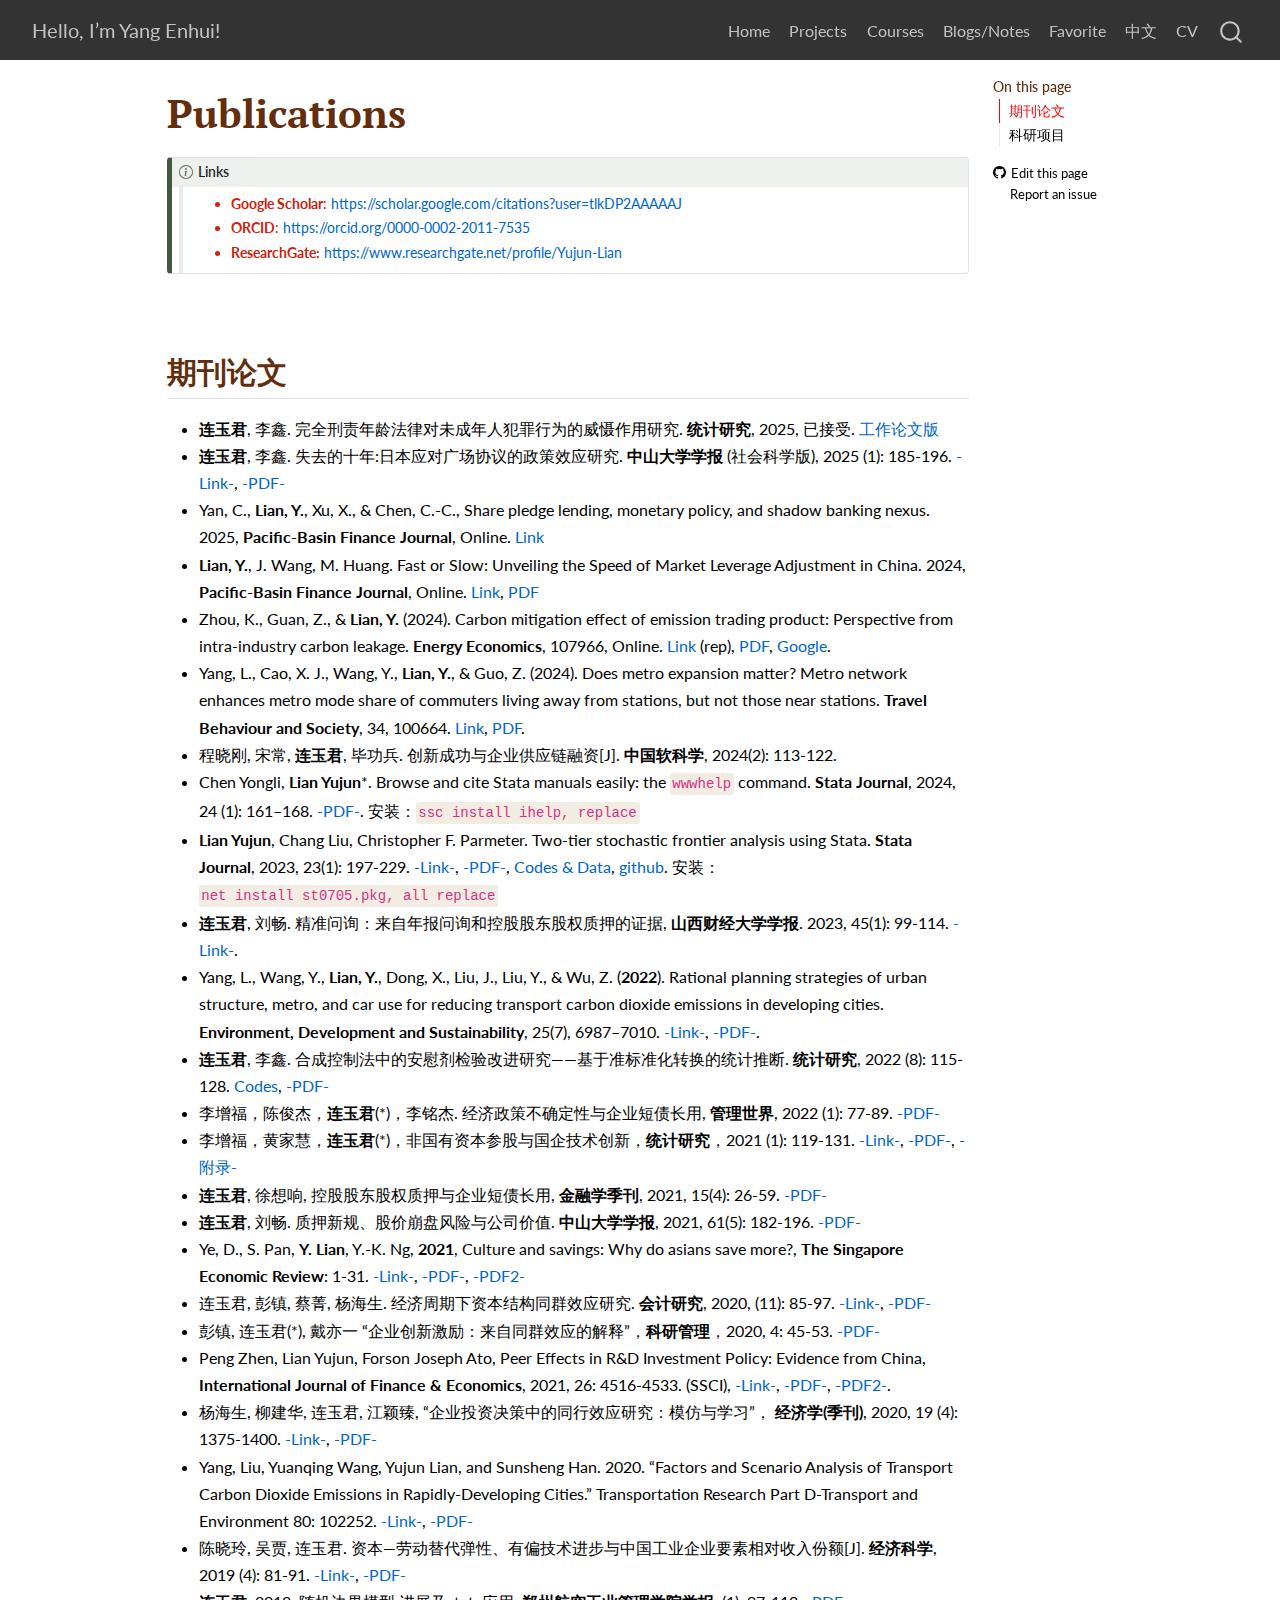
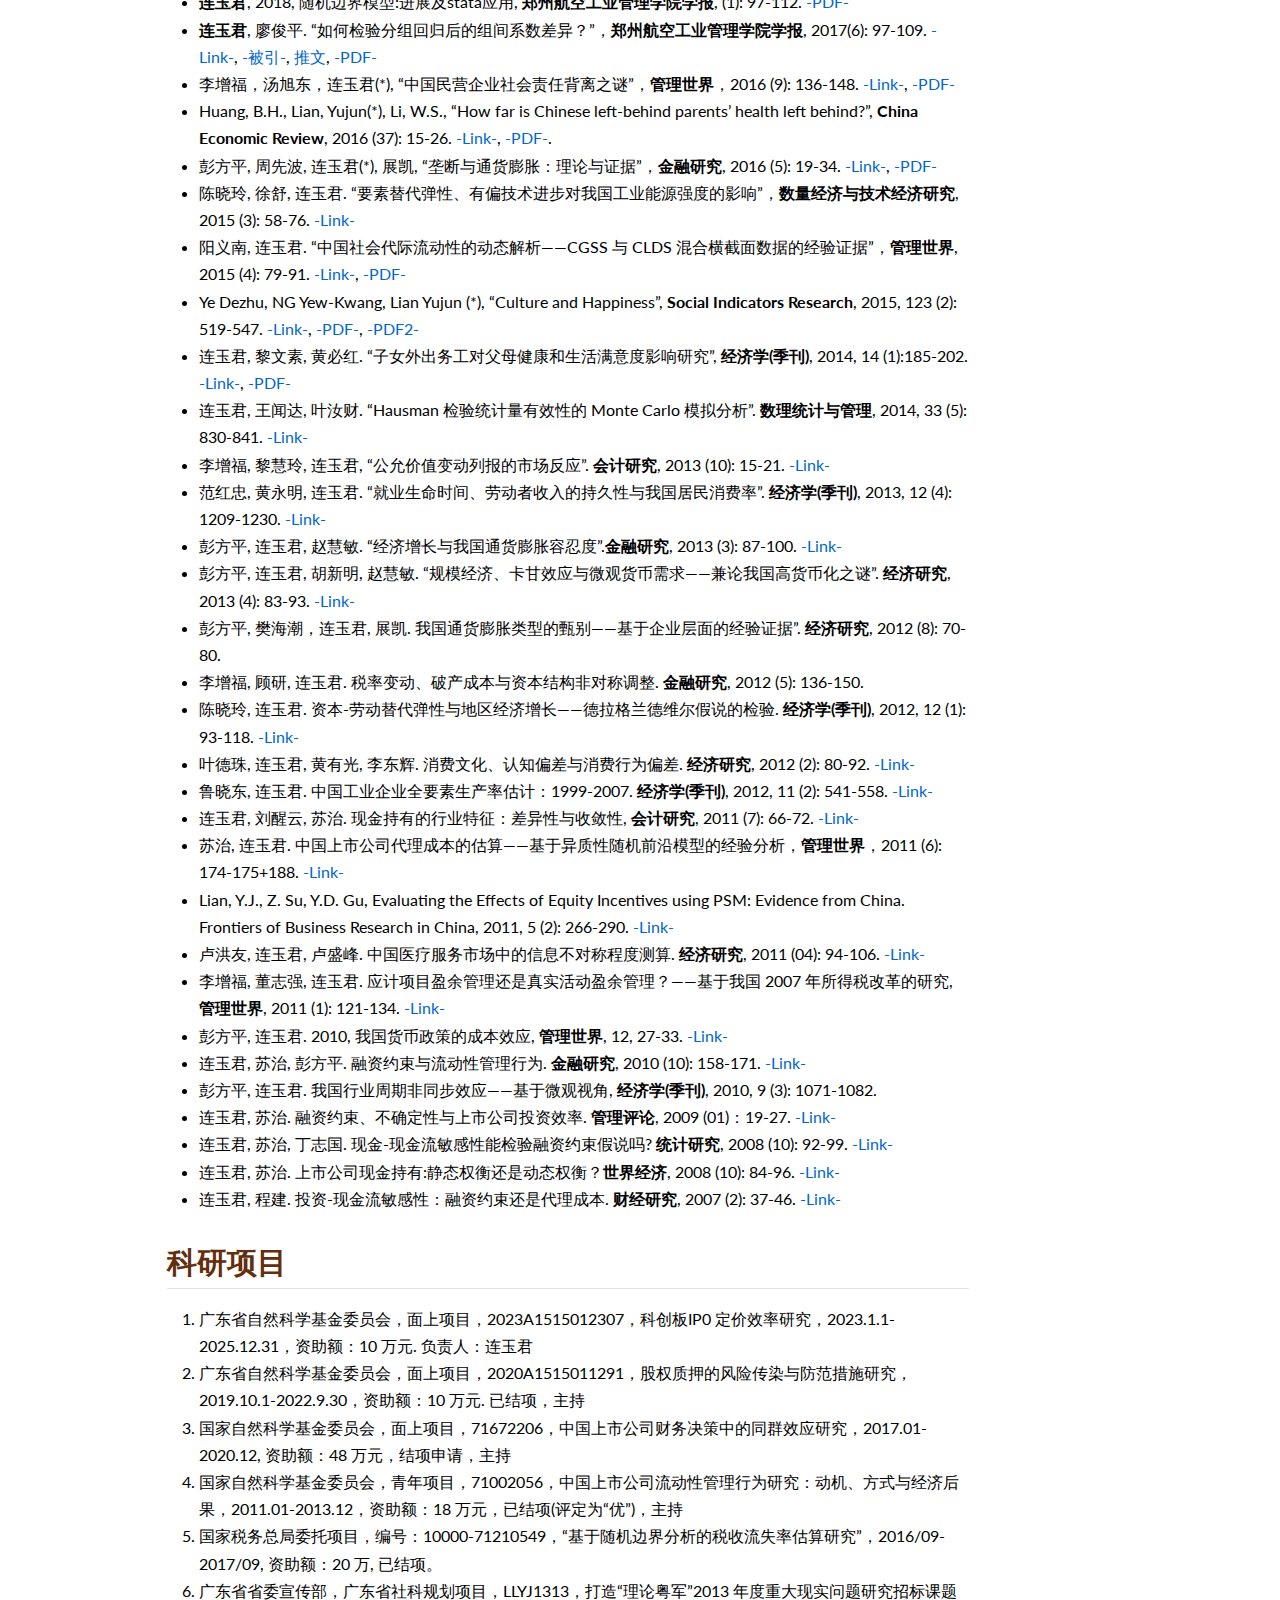
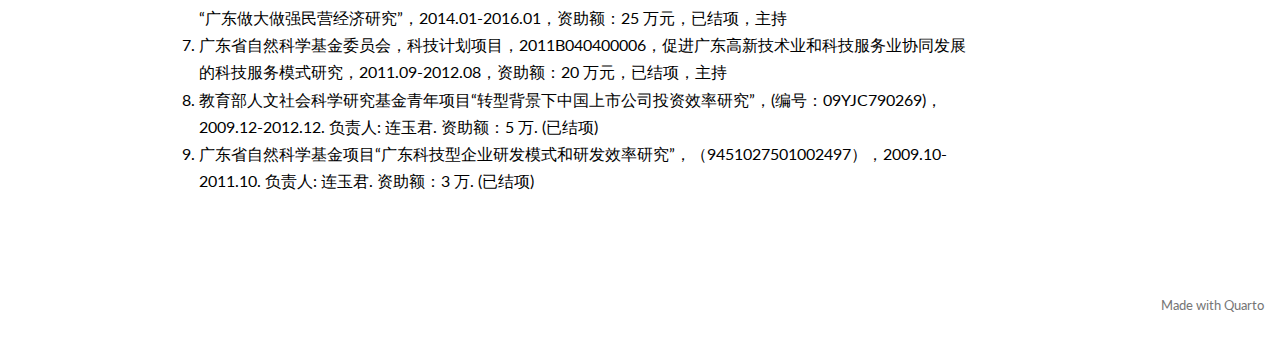
<file: docs/publications.html>
<!DOCTYPE html>
<html xmlns="http://www.w3.org/1999/xhtml" lang="en" xml:lang="en"><head>

<meta charset="utf-8">
<meta name="generator" content="quarto-1.8.24">

<meta name="viewport" content="width=device-width, initial-scale=1.0, user-scalable=yes">


<title>Publications – Hello, I’m Yang Enhui!</title>
<style>
code{white-space: pre-wrap;}
span.smallcaps{font-variant: small-caps;}
div.columns{display: flex; gap: min(4vw, 1.5em);}
div.column{flex: auto; overflow-x: auto;}
div.hanging-indent{margin-left: 1.5em; text-indent: -1.5em;}
ul.task-list{list-style: none;}
ul.task-list li input[type="checkbox"] {
  width: 0.8em;
  margin: 0 0.8em 0.2em -1em; /* quarto-specific, see https://github.com/quarto-dev/quarto-cli/issues/4556 */ 
  vertical-align: middle;
}
</style>


<script src="site_libs/quarto-nav/quarto-nav.js"></script>
<script src="site_libs/quarto-nav/headroom.min.js"></script>
<script src="site_libs/clipboard/clipboard.min.js"></script>
<script src="site_libs/quarto-search/autocomplete.umd.js"></script>
<script src="site_libs/quarto-search/fuse.min.js"></script>
<script src="site_libs/quarto-search/quarto-search.js"></script>
<meta name="quarto:offset" content="./">
<link href="./images/favicon.ico" rel="icon">
<script src="site_libs/quarto-html/quarto.js" type="module"></script>
<script src="site_libs/quarto-html/tabsets/tabsets.js" type="module"></script>
<script src="site_libs/quarto-html/axe/axe-check.js" type="module"></script>
<script src="site_libs/quarto-html/popper.min.js"></script>
<script src="site_libs/quarto-html/tippy.umd.min.js"></script>
<script src="site_libs/quarto-html/anchor.min.js"></script>
<link href="site_libs/quarto-html/tippy.css" rel="stylesheet">
<link href="site_libs/quarto-html/quarto-syntax-highlighting-933c14d29d5c578a38b5020fa70fc493.css" rel="stylesheet" id="quarto-text-highlighting-styles">
<script src="site_libs/bootstrap/bootstrap.min.js"></script>
<link href="site_libs/bootstrap/bootstrap-icons.css" rel="stylesheet">
<link href="site_libs/bootstrap/bootstrap-fd10af68dfd375810b9d505f903e4f58.min.css" rel="stylesheet" append-hash="true" id="quarto-bootstrap" data-mode="light">
<script id="quarto-search-options" type="application/json">{
  "location": "navbar",
  "copy-button": false,
  "collapse-after": 3,
  "panel-placement": "end",
  "type": "overlay",
  "limit": 50,
  "keyboard-shortcut": [
    "f",
    "/",
    "s"
  ],
  "show-item-context": false,
  "language": {
    "search-no-results-text": "No results",
    "search-matching-documents-text": "matching documents",
    "search-copy-link-title": "Copy link to search",
    "search-hide-matches-text": "Hide additional matches",
    "search-more-match-text": "more match in this document",
    "search-more-matches-text": "more matches in this document",
    "search-clear-button-title": "Clear",
    "search-text-placeholder": "",
    "search-detached-cancel-button-title": "Cancel",
    "search-submit-button-title": "Submit",
    "search-label": "Search"
  }
}</script>


</head>

<body class="nav-fixed quarto-light">

<div id="quarto-search-results"></div>
  <header id="quarto-header" class="headroom fixed-top">
    <nav class="navbar navbar-expand-lg " data-bs-theme="dark">
      <div class="navbar-container container-fluid">
      <div class="navbar-brand-container mx-auto">
    <a href="./index.html" class="navbar-brand navbar-brand-logo">
    </a>
    <a class="navbar-brand" href="./index.html">
    <span class="navbar-title">Hello, I’m Yang Enhui!</span>
    </a>
  </div>
            <div id="quarto-search" class="" title="Search"></div>
          <button class="navbar-toggler" type="button" data-bs-toggle="collapse" data-bs-target="#navbarCollapse" aria-controls="navbarCollapse" role="menu" aria-expanded="false" aria-label="Toggle navigation" onclick="if (window.quartoToggleHeadroom) { window.quartoToggleHeadroom(); }">
  <span class="navbar-toggler-icon"></span>
</button>
          <div class="collapse navbar-collapse" id="navbarCollapse">
            <ul class="navbar-nav navbar-nav-scroll ms-auto">
  <li class="nav-item">
    <a class="nav-link" href="./index.html"> 
<span class="menu-text">Home</span></a>
  </li>  
  <li class="nav-item">
    <a class="nav-link" href="./projects.html"> 
<span class="menu-text">Projects</span></a>
  </li>  
  <li class="nav-item">
    <a class="nav-link" href="./courses.html"> 
<span class="menu-text">Courses</span></a>
  </li>  
  <li class="nav-item">
    <a class="nav-link" href="./notes.html"> 
<span class="menu-text">Blogs/Notes</span></a>
  </li>  
  <li class="nav-item">
    <a class="nav-link" href="./favorite.html"> 
<span class="menu-text">Favorite</span></a>
  </li>  
  <li class="nav-item">
    <a class="nav-link" href="./yangenhui.pdf"> 
<span class="menu-text">中文</span></a>
  </li>  
  <li class="nav-item">
    <a class="nav-link" href="./yangenhui.pdf"> 
<span class="menu-text">CV</span></a>
  </li>  
</ul>
          </div> <!-- /navcollapse -->
            <div class="quarto-navbar-tools">
</div>
      </div> <!-- /container-fluid -->
    </nav>
</header>
<!-- content -->
<div id="quarto-content" class="quarto-container page-columns page-rows-contents page-layout-article page-navbar">
<!-- sidebar -->
<!-- margin-sidebar -->
    <div id="quarto-margin-sidebar" class="sidebar margin-sidebar">
        <nav id="TOC" role="doc-toc" class="toc-active">
    <h2 id="toc-title">On this page</h2>
   
  <ul>
  <li><a href="#期刊论文" id="toc-期刊论文" class="nav-link active" data-scroll-target="#期刊论文">期刊论文</a></li>
  <li><a href="#科研项目" id="toc-科研项目" class="nav-link" data-scroll-target="#科研项目">科研项目</a></li>
  </ul>
<div class="toc-actions"><ul><li><a href="https://github.com/yangeh03/yangeh03.github.io/edit/main/publications.qmd" class="toc-action"><i class="bi bi-github"></i>Edit this page</a></li><li><a href="https://github.com/yangeh03/yangeh03.github.io/issues/new" class="toc-action"><i class="bi empty"></i>Report an issue</a></li></ul></div></nav>
    </div>
<!-- main -->
<main class="content" id="quarto-document-content">

<header id="title-block-header" class="quarto-title-block default">
<div class="quarto-title">
<h1 class="title">Publications</h1>
</div>



<div class="quarto-title-meta">

    
  
    
  </div>
  


</header>


<div class="callout callout-style-default callout-note callout-titled">
<div class="callout-header d-flex align-content-center">
<div class="callout-icon-container">
<i class="callout-icon"></i>
</div>
<div class="callout-title-container flex-fill">
<span class="screen-reader-only">Note</span>Links
</div>
</div>
<div class="callout-body-container callout-body">
<blockquote class="blockquote">
<ul>
<li><strong>Google Scholar</strong>: <a href="https://scholar.google.com/citations?user=tlkDP2AAAAAJ" class="uri">https://scholar.google.com/citations?user=tlkDP2AAAAAJ</a></li>
<li><strong>ORCID</strong>: <a href="https://orcid.org/0000-0002-2011-7535" class="uri">https://orcid.org/0000-0002-2011-7535</a></li>
<li><strong>ResearchGate:</strong> <a href="https://www.researchgate.net/profile/Yujun-Lian" class="uri">https://www.researchgate.net/profile/Yujun-Lian</a></li>
</ul>
</blockquote>
</div>
</div>
<p> </p>
<section id="期刊论文" class="level2">
<h2 class="anchored" data-anchor-id="期刊论文">期刊论文</h2>
<ul>
<li><strong>连玉君</strong>, 李鑫. 完全刑责年龄法律对未成年人犯罪行为的威慑作用研究. <strong>统计研究</strong>, 2025, 已接受. <a href="https://file-lianxh.oss-cn-shenzhen.aliyuncs.com/Refs/LianPub/%E8%BF%9E%E7%8E%89%E5%90%9B-%E6%9D%8E%E9%91%AB-2024-%E7%BB%9F%E8%AE%A1%E7%A0%94%E7%A9%B6-RDD-%E6%9C%AA%E6%88%90%E5%B9%B4%E4%BA%BA.pdf">工作论文版</a></li>
<li><strong>连玉君</strong>, 李鑫. 失去的十年:日本应对广场协议的政策效应研究. <strong>中山大学学报</strong> (社会科学版), 2025 (1): 185-196. <a href="https://link.cnki.net/doi/10.13471/j.cnki.jsysusse.2025.01.020">-Link-</a>, <a href="https://bar.cnki.net/bar/download/order?id=Pmp%2F5es3RB81cmauPwpbvsPMJcfwHgIZAnUyOJG6Kdog%2BHL%2FGFrGhKahW4YGMC%2BS9rApGw1Kn1Osj2RxbQfKvjCe6SDJA%2FE4K5lDg6WoZeh7b5mY%2FmsIpB5E%2FKF94iQVwddxEU3rL3oTHoiWc6PitFK57xT%2B8LhM%2BfEqYWvBGm0igmLMld3nSvbU4a5%2BOkNaUlSU0HSLnl9m7MwOtW%2FIk9GlczRq40icS9q1bpEM6d9lgv7q8C%2BP7FPVW3hwYPcqveGzrp%2B41EH7caBaJ8FVkg%3D%3D">-PDF-</a></li>
<li>Yan, C., <strong>Lian, Y.</strong>, Xu, X., &amp; Chen, C.-C., Share pledge lending, monetary policy, and shadow banking nexus. 2025, <strong>Pacific-Basin Finance Journal</strong>, Online. <a href="https://doi.org/10.1016/j.pacfin.2025.102772">Link</a></li>
<li><strong>Lian, Y.</strong>, J. Wang, M. Huang. Fast or Slow: Unveiling the Speed of Market Leverage Adjustment in China. 2024, <strong>Pacific-Basin Finance Journal</strong>, Online. <a href="https://doi.org/10.1016/j.pacfin.2024.102423">Link</a>, <a href="https://file-lianxh.oss-cn-shenzhen.aliyuncs.com/Refs/LianPub/Lian_2024_PBFJ_proof.pdf">PDF</a></li>
<li>Zhou, K., Guan, Z., &amp; <strong>Lian, Y.</strong> (2024). Carbon mitigation effect of emission trading product: Perspective from intra-industry carbon leakage. <strong>Energy Economics</strong>, 107966, Online. <a href="https://doi.org/10.1016/j.eneco.2024.107966">Link</a> (rep), <a href="https://file-lianxh.oss-cn-shenzhen.aliyuncs.com/Refs/LianPub/Lian-2024-EE_Preproof.pdf">PDF</a>, <a href="https://scholar.google.com/scholar?q=Carbon%20mitigation%20effect%20of%20emission%20trading%20product:%20Perspective%20from%20intra-industry%20carbon%20leakage">Google</a>.</li>
<li>Yang, L., Cao, X. J., Wang, Y., <strong>Lian, Y.</strong>, &amp; Guo, Z. (2024). Does metro expansion matter? Metro network enhances metro mode share of commuters living away from stations, but not those near stations. <strong>Travel Behaviour and Society</strong>, 34, 100664. <a href="https://doi.org/10.1016/j.tbs.2023.100664">Link</a>, <a href="https://file-lianxh.oss-cn-shenzhen.aliyuncs.com/Refs/LianPub/Yang_Lian_2024_TBS.pdf">PDF</a>.</li>
<li>程晓刚, 宋常, <strong>连玉君</strong>, 毕功兵. 创新成功与企业供应链融资[J]. <strong>中国软科学</strong>, 2024(2): 113-122.</li>
<li>Chen Yongli, <strong>Lian Yujun</strong>*. Browse and cite Stata manuals easily: the <code>wwwhelp</code> command. <strong>Stata Journal</strong>, 2024, 24 (1): 161–168. <a href="https://file-lianxh.oss-cn-shenzhen.aliyuncs.com/Refs/LianPub/Chen-Lian-2024-SJ-wwwhelp-ihelp.pdf">-PDF-</a>. 安装：<code>ssc install ihelp, replace</code></li>
<li><strong>Lian Yujun</strong>, Chang Liu, Christopher F. Parmeter. Two-tier stochastic frontier analysis using Stata. <strong>Stata Journal</strong>, 2023, 23(1): 197-229. <a href="https://journals.sagepub.com/doi/abs/10.1177/1536867X231162033">-Link-</a>, <a href="https://file.lianxh.cn/Refs/LianPub/Lian-2023-SJ-sftt-Two-tier-SFA.pdf">-PDF-</a>, <a href="https://gitee.com/arlionn/sftt">Codes &amp; Data</a>, <a href="https://github.com/arlionn/sftt">github</a>. 安装：<code>net install st0705.pkg, all replace</code></li>
<li><strong>连玉君</strong>, 刘畅. 精准问询：来自年报问询和控股股东股权质押的证据, <strong>山西财经大学学报</strong>. 2023, 45(1): 99-114. <a href="https://d.wanfangdata.com.cn/periodical/sxcjdxxb202301008">-Link-</a>.</li>
<li>Yang, L., Wang, Y., <strong>Lian, Y.</strong>, Dong, X., Liu, J., Liu, Y., &amp; Wu, Z. (<strong>2022</strong>). Rational planning strategies of urban structure, metro, and car use for reducing transport carbon dioxide emissions in developing cities. <strong>Environment, Development and Sustainability</strong>, 25(7), 6987–7010. <a href="https://doi.org/10.1007/s10668-022-02344-0">-Link-</a>, <a href="https://link.springer.com/content/pdf/10.1007/s10668-022-02344-0.pdf">-PDF-</a>.</li>
<li><strong>连玉君</strong>, 李鑫. 合成控制法中的安慰剂检验改进研究——基于准标准化转换的统计推断. <strong>统计研究</strong>, 2022 (8): 115-128. <a href="https://gitee.com/arlionn/synthsd">Codes</a>, <a href="https://file-lianxh.oss-cn-shenzhen.aliyuncs.com/Refs/LianPub/%E8%BF%9E%E7%8E%89%E5%90%9B-%E6%9D%8E%E9%91%AB-2022-%E7%BB%9F%E8%AE%A1%E7%A0%94%E7%A9%B6-%E6%A0%A1%E6%A0%B7-%E9%9D%9E%E6%AD%A3%E5%BC%8F%E7%89%88.pdf">-PDF-</a></li>
<li>李增福，陈俊杰，<strong>连玉君</strong>(*)，李铭杰. 经济政策不确定性与企业短债长用, <strong>管理世界</strong>, 2022 (1): 77-89. <a href="https://file-lianxh.oss-cn-shenzhen.aliyuncs.com/Refs/LianPub/%E6%9D%8E%E5%A2%9E%E7%A6%8F-%E8%BF%9E%E7%8E%89%E5%90%9B-2022-%E7%AE%A1%E7%90%86%E4%B8%96%E7%95%8C-%E7%BB%8F%E6%B5%8E%E6%94%BF%E7%AD%96%E4%B8%8D%E7%A1%AE%E5%AE%9A%E6%80%A7%E4%B8%8E%E4%BC%81%E4%B8%9A%E7%9F%AD%E5%80%BA%E9%95%BF%E7%94%A8.pdf">-PDF-</a></li>
<li>李增福，黄家慧，<strong>连玉君</strong>(*)，非国有资本参股与国企技术创新，<strong>统计研究</strong>，2021 (1): 119-131. <a href="https://t.cnki.net/kcms/detail?v=X6oIUGaNdGl02O8hLreyMfQ1AB_lc7oZyruBxG73K9OVEB6dr7g6N2LQ1UIioRWcfRv5Ih1EskkwhzyU6x-XF-fvlUvmr2hJwiEvVfIzYhBskUjtHXBQNfai1jy4bto0&amp;uniplatform=NZKPT">-Link-</a>, <a href="https://file-lianxh.oss-cn-shenzhen.aliyuncs.com/Refs/LianPub/%E6%9D%8E%E5%A2%9E%E7%A6%8F-%E8%BF%9E%E7%8E%89%E5%90%9B-2021-%E5%B8%A6%E5%B0%81%E9%9D%A2-%E7%BB%9F%E8%AE%A1%E7%A0%94%E7%A9%B6-%E9%9D%9E%E5%9B%BD%E6%9C%89%E8%B5%84%E6%9C%AC%E5%8F%82%E8%82%A1%E4%B8%8E%E5%9B%BD%E4%BC%81%E6%8A%80%E6%9C%AF%E5%88%9B%E6%96%B0.pdf">-PDF-</a>, <a href="https://file-lianxh.oss-cn-shenzhen.aliyuncs.com/Refs/LianPub/%E6%9D%8E%E5%A2%9E%E7%A6%8F-%E8%BF%9E%E7%8E%89%E5%90%9B-2021-%E9%99%84%E5%BD%95-%E7%BB%9F%E8%AE%A1%E7%A0%94%E7%A9%B6-%E9%9D%9E%E5%9B%BD%E6%9C%89%E8%B5%84%E6%9C%AC%E5%8F%82%E8%82%A1%E4%B8%8E%E5%9B%BD%E4%BC%81%E6%8A%80%E6%9C%AF%E5%88%9B%E6%96%B0.pdf">-附录-</a></li>
<li><strong>连玉君</strong>, 徐想响, 控股股东股权质押与企业短债长用, <strong>金融学季刊</strong>, 2021, 15(4): 26-59. <a href="https://file-lianxh.oss-cn-shenzhen.aliyuncs.com/Refs/LianPub/%E8%BF%9E%E7%8E%89%E5%90%9B-2021-%E9%87%91%E8%9E%8D%E5%AD%A6%E5%AD%A3%E5%88%8A-%E6%8E%A7%E8%82%A1%E8%82%A1%E4%B8%9C%E8%82%A1%E6%9D%83%E8%B4%A8%E6%8A%BC%E4%B8%8E%E4%BC%81%E4%B8%9A%E7%9F%AD%E5%80%BA%E9%95%BF%E7%94%A8.pdf">-PDF-</a></li>
<li><strong>连玉君</strong>, 刘畅. 质押新规、股价崩盘风险与公司价值. <strong>中山大学学报</strong>, 2021, 61(5): 182-196. <a href="https://file-lianxh.oss-cn-shenzhen.aliyuncs.com/Refs/LianPub/%E8%BF%9E%E7%8E%89%E5%90%9B-%E5%88%98%E7%95%85-2021-%E4%B8%AD%E5%A4%A7%E5%AD%A6%E6%8A%A5-%E8%B4%A8%E6%8A%BC%E6%96%B0%E8%A7%84-%E8%82%A1%E4%BB%B7%E5%B4%A9%E7%9B%98%E9%A3%8E%E9%99%A9%E4%B8%8E%E5%85%AC%E5%8F%B8%E4%BB%B7%E5%80%BC.pdf">-PDF-</a></li>
<li>Ye, D., S. Pan, <strong>Y. Lian</strong>, Y.-K. Ng, <strong>2021</strong>, Culture and savings: Why do asians save more?, <strong>The Singapore Economic Review</strong>: 1-31. <a href="https://www.worldscientific.com/doi/full/10.1142/S0217590819500607">-Link-</a>, <a href="https://www.worldscientific.com/doi/epdf/10.1142/S0217590819500607">-PDF-</a>, <a href="https://file-lianxh.oss-cn-shenzhen.aliyuncs.com/Refs/LianPub/Ye_Lian_2020_Culture-and-Savings_SER.pdf">-PDF2-</a></li>
<li>连玉君, 彭镇, 蔡菁, 杨海生. 经济周期下资本结构同群效应研究. <strong>会计研究</strong>, 2020, (11): 85-97. <a href="https://t.cnki.net/kcms/detail?v=X6oIUGaNdGlrcQ3EAxDkIyS7JVN9RZzbI2ci-F4lxs7vX3pbiFS8-nABvY59ioPj8mODCOh1h6K1-YkcqEFjJzUvtkx7-tFLhvO_fIES1l6PUe_LmCyqqq9NAODEXtQZ&amp;uniplatform=NZKPT">-Link-</a>, <a href="https://file-lianxh.oss-cn-shenzhen.aliyuncs.com/Refs/LianPub/%E8%BF%9E%E7%8E%89%E5%90%9B-%E5%BD%AD%E9%95%87-%E8%94%A1%E8%8F%81-%E6%9D%A8%E6%B5%B7%E7%94%9F-2020-11-%E4%BC%9A%E8%AE%A1%E7%A0%94%E7%A9%B6.pdf">-PDF-</a></li>
<li>彭镇, 连玉君(*), 戴亦一 “企业创新激励：来自同群效应的解释”，<strong>科研管理</strong>，2020, 4: 45-53. <a href="https://file-lianxh.oss-cn-shenzhen.aliyuncs.com/Refs/LianPub/%E5%BD%AD%E9%95%87-%E8%BF%9E%E7%8E%89%E5%90%9B-2019-%E7%A7%91%E7%A0%94%E7%AE%A1%E7%90%86-%E4%BC%81%E4%B8%9A%E5%88%9B%E6%96%B0%E6%BF%80%E5%8A%B1_%E6%9D%A5%E8%87%AA%E5%90%8C%E7%BE%A4%E6%95%88%E5%BA%94%E7%9A%84%E8%A7%A3%E9%87%8A.pdf">-PDF-</a></li>
<li>Peng Zhen, Lian Yujun, Forson Joseph Ato, Peer Effects in R&amp;D Investment Policy: Evidence from China, <strong>International Journal of Finance &amp; Economics</strong>, 2021, 26: 4516-4533. (SSCI), <a href="https://onlinelibrary.wiley.com/doi/full/10.1002/ijfe.2028">-Link-</a>, <a href="https://onlinelibrary.wiley.com/doi/epdf/10.1002/ijfe.2028">-PDF-</a>, <a href="https://file-lianxh.oss-cn-shenzhen.aliyuncs.com/Refs/LianPub/Peng_Lian_2020_Peer-effects-in-%20RD-investment-policy.pdf">-PDF2-</a>.</li>
<li>杨海生, 柳建华, 连玉君, 江颖臻, “企业投资决策中的同行效应研究：模仿与学习”， <strong>经济学(季刊)</strong>, 2020, 19 (4): 1375-1400. <a href="https://kns.cnki.net/kcms/detail/detail.aspx?dbcode=CJFD&amp;dbname=CJFDLAST2020&amp;filename=JJXU202004012&amp;v=vnwv0yeOYjJw%25mmd2BlUxc6MxanVFhxwRp%25mmd2F6IpffyTQo6%25mmd2Bsuy7Loyopjgp%25mmd2BjNBhek9pFx">-Link-</a>, <a href="https://file-lianxh.oss-cn-shenzhen.aliyuncs.com/Refs/LianPub/%E6%9D%A8%E6%B5%B7%E7%94%9F-%E6%9F%B3%E5%BB%BA%E5%8D%8E-%E8%BF%9E%E7%8E%89%E5%90%9B-2019-%E7%BB%8F%E6%B5%8E%E5%AD%A6%E5%AD%A3%E5%88%8A-%E4%BC%81%E4%B8%9A%E6%8A%95%E8%B5%84%E5%86%B3%E7%AD%96%E4%B8%AD%E7%9A%84%E5%90%8C%E8%A1%8C%E6%95%88%E5%BA%94%E7%A0%94%E7%A9%B6.pdf">-PDF-</a></li>
<li>Yang, Liu, Yuanqing Wang, Yujun Lian, and Sunsheng Han. 2020. “Factors and Scenario Analysis of Transport Carbon Dioxide Emissions in Rapidly-Developing Cities.” Transportation Research Part D-Transport and Environment 80: 102252. <a href="https://doi.org/10.1016/j.trd.2020.102252">-Link-</a>, <a href="https://file-lianxh.oss-cn-shenzhen.aliyuncs.com/Refs/LianPub/Yang_Lian_2020_Q2-Transportation_Research_Part_D.pdf">-PDF-</a></li>
<li>陈晓玲, 吴贾, 连玉君. 资本—劳动替代弹性、有偏技术进步与中国工业企业要素相对收入份额[J]. <strong>经济科学</strong>, 2019 (4): 81-91. <a href="https://kns.cnki.net/kcms/detail/detail.aspx?dbcode=CJFD&amp;dbname=CJFDLAST2019&amp;filename=JJKX201904008&amp;v=MiYkH8v4IDNOpUHlm2A4WC2Byy%25mmd2FEbCk%25mmd2FtrFE5C9bi1ao4XQNgbDmqna4Q6Iz0Vkp">-Link-</a>, <a href="https://file-lianxh.oss-cn-shenzhen.aliyuncs.com/Refs/LianPub/%E9%99%88%E6%99%93%E7%8E%B2_%E5%90%B4%E8%B4%BE_%E8%BF%9E%E7%8E%89%E5%90%9B_2019_%E8%B5%84%E6%9C%AC_%E5%8A%B3%E5%8A%A8%E6%9B%BF%E4%BB%A3%E5%BC%B9%E6%80%A7_%E6%9C%89%E5%81%8F%E6%8A%80%E6%9C%AF%E8%BF%9B%E6%AD%A5%E4%B8%8E%E4%B8%AD%E5%9B%BD%E5%B7%A5%E4%B8%9A%E4%BC%81%E4%B8%9A%E8%A6%81%E7%B4%A0%E7%9B%B8%E5%AF%B9%E6%94%B6%E5%85%A5%E4%BB%BD%E9%A2%9D.pdf">-PDF-</a></li>
<li><strong>连玉君</strong>, 2018, 随机边界模型:进展及stata应用, <strong>郑州航空工业管理学院学报</strong>, (1): 97-112. <a href="https://file-lianxh.oss-cn-shenzhen.aliyuncs.com/Refs/LianPub/%E8%BF%9E%E7%8E%89%E5%90%9B-2018-%E9%9A%8F%E6%9C%BA%E8%BE%B9%E7%95%8C%E6%A8%A1%E5%9E%8B_%E8%BF%9B%E5%B1%95%E5%8F%8AStata%E5%BA%94%E7%94%A8.pdf">-PDF-</a></li>
<li><strong>连玉君</strong>, 廖俊平. “如何检验分组回归后的组间系数差异？”，<strong>郑州航空工业管理学院学报</strong>, 2017(6): 97-109. <a href="https://t.cnki.net/kcms/detail?v=3uoqIhG8C44YLTlOAiTRKgchrJ08w1e7KuxSPDoq7DTCXFyWbxw4dosRY_cytYzVnMc59G-pPbdxJriX8YSFT8J3rOGAdQkT&amp;uniplatform=NZKPT">-Link-</a>, <a href="https://ref.cnki.net/REF/Detail/GetRefFileDetail?fileName=ZZHK201706010&amp;title=%e5%a6%82%e4%bd%95%e6%a3%80%e9%aa%8c%e5%88%86%e7%bb%84%e5%9b%9e%e5%bd%92%e5%90%8e%e7%9a%84%e7%bb%84%e9%97%b4%e7%b3%bb%e6%95%b0%e5%b7%ae%e5%bc%82%3f&amp;fileCount=265&amp;otherRefCount=264&amp;yearCnt=0&amp;begin=&amp;end=&amp;isOtherCited=False&amp;isInCludedString=Y&amp;sourceRange=">-被引-</a>, <a href="https://www.lianxh.cn/news/051e3a01cdb19.html">推文</a>, <a href="https://file-lianxh.oss-cn-shenzhen.aliyuncs.com/Refs/LianPub/%E8%BF%9E%E7%8E%89%E5%90%9B-2017-%E5%A6%82%E4%BD%95%E6%A3%80%E9%AA%8C%E5%88%86%E7%BB%84%E5%9B%9E%E5%BD%92%E5%90%8E%E7%9A%84%E7%BB%84%E9%97%B4%E7%B3%BB%E6%95%B0%E5%B7%AE%E5%BC%82.pdf">-PDF-</a></li>
<li>李增福，汤旭东，连玉君(*), “中国民营企业社会责任背离之谜”，<strong>管理世界</strong>，2016 (9): 136-148. <a href="https://t.cnki.net/kcms/detail?v=X6oIUGaNdGlrAgAg5enwdNuHSVvILWgMK-Q3J0S4qLJKbGDEE3uvbhTG_E0ETd1ZaXGc_1a5O8EwnjnGG-mD-sq81UpA_-kbHG7p0lyW_Jn-fDF9Pu9YNUurzmZXGRbF&amp;uniplatform=NZKPT">-Link-</a>, <a href="https://file-lianxh.oss-cn-shenzhen.aliyuncs.com/Refs/LianPub/%E6%9D%8E%E5%A2%9E%E7%A6%8F-%E8%BF%9E%E7%8E%89%E5%90%9B-2016-%E7%AE%A1%E7%90%86%E4%B8%96%E7%95%8C-%E4%B8%AD%E5%9B%BD%E6%B0%91%E8%90%A5%E4%BC%81%E4%B8%9A%E7%A4%BE%E4%BC%9A%E8%B4%A3%E4%BB%BB%E8%83%8C%E7%A6%BB%E4%B9%8B%E8%B0%9C.pdf">-PDF-</a></li>
<li>Huang, B.H., Lian, Yujun(*), Li, W.S., “How far is Chinese left-behind parents’ health left behind?”, <strong>China Economic Review</strong>, 2016 (37): 15-26. <a href="https://doi.org/10.1016/j.chieco.2015.07.002">-Link-</a>, <a href="https://file-lianxh.oss-cn-shenzhen.aliyuncs.com/Refs/LianPub/Lian_2016_CER_How-far.pdf">-PDF-</a>.</li>
<li>彭方平, 周先波, 连玉君(*), 展凯, “垄断与通货膨胀：理论与证据”，<strong>金融研究</strong>, 2016 (5): 19-34. <a href="https://kns.cnki.net/kcms/detail/detail.aspx?dbcode=CJFD&amp;dbname=CJFDLAST2016&amp;filename=JRYJ201605002&amp;v=iEg1HMhdLqDNCkAkwFoqX3%25mmd2B5xRcmjqzN%25mmd2Bw4THrhle9op9uCMjygKPp1i4PBFxgjg">-Link-</a>, <a href="https://file-lianxh.oss-cn-shenzhen.aliyuncs.com/Refs/LianPub/%E5%BD%AD%E6%96%B9%E5%B9%B3_%E8%BF%9E%E7%8E%89%E5%90%9B_2016_%E9%87%91%E8%9E%8D%E7%A0%94%E7%A9%B6_%E5%9E%84%E6%96%AD%E4%B8%8E%E9%80%9A%E8%B4%A7%E8%86%A8%E8%83%80_%E7%90%86%E8%AE%BA%E4%B8%8E%E8%AF%81%E6%8D%AE.pdf">-PDF-</a></li>
<li>陈晓玲, 徐舒, 连玉君. “要素替代弹性、有偏技术进步对我国工业能源强度的影响”，<strong>数量经济与技术经济研究</strong>, 2015 (3): 58-76. <a href="https://kns.cnki.net/kcms/detail/detail.aspx?dbcode=CJFD&amp;dbname=CJFDLAST2015&amp;filename=SLJY201503004&amp;v=UlKXpnjvy2X7XT8ynt1lDV%25mmd2B%25mmd2BPt%25mmd2BvmYZp0w5XlkmI1JiZaMVBJ7dAMGAHDB4kxoKM">-Link-</a></li>
<li>阳义南, 连玉君. “中国社会代际流动性的动态解析——CGSS 与 CLDS 混合横截面数据的经验证据”，<strong>管理世界</strong>, 2015 (4): 79-91. <a href="https://t.cnki.net/kcms/detail?v=X6oIUGaNdGn7nPTxVXs9mp-ywXr8yEPvJlvCEjetvl7ywMlC7DVZ_4x3tQ-IeV1Hy7apu_7C3bDubaFAG4gBKhNxO3TPv-_IvLpVmA_l3vWbXSvLr82l8BC0XIQVQ-96&amp;uniplatform=NZKPT">-Link-</a>, <a href="https://file-lianxh.oss-cn-shenzhen.aliyuncs.com/Refs/LianPub/%E9%98%B3%E4%B9%89%E5%8D%97_%E8%BF%9E%E7%8E%89%E5%90%9B_2015_%E7%AE%A1%E7%90%86%E4%B8%96%E7%95%8C-%E4%B8%AD%E5%9B%BD%E7%A4%BE%E4%BC%9A%E4%BB%A3%E9%99%85%E6%B5%81%E5%8A%A8%E6%80%A7%E7%9A%84%E5%8A%A8%E6%80%81%E8%A7%A3%E6%9E%90.pdf">-PDF-</a></li>
<li>Ye Dezhu, NG Yew-Kwang, Lian Yujun (*), “Culture and Happiness”, <strong>Social Indicators Research</strong>, 2015, 123 (2): 519-547. <a href="https://link.springer.com/article/10.1007/s11205-014-0747-y">-Link-</a>, <a href="https://link.springer.com/content/pdf/10.1007/s11205-014-0747-y.pdf">-PDF-</a>, <a href="https://file-lianxh.oss-cn-shenzhen.aliyuncs.com/Refs/LianPub/Ye-2015-Culture-and-Happiness.pdf">-PDF2-</a></li>
<li>连玉君, 黎文素, 黄必红. “子女外出务工对父母健康和生活满意度影响研究”, <strong>经济学(季刊)</strong>, 2014, 14 (1):185-202. <a href="https://t.cnki.net/kcms/detail?v=X6oIUGaNdGlKGCGXJYVC6cmuhtJ8ZW9um1HJgWAv3F--M8xqGfw6M-BcrV4wpqVkeZmMXWXaBKooA75NZJXjVW7wT18cgJuSFmMTG_N9MmQ3z-KiP66jGQ3i-8cfeVEj&amp;uniplatform=NZKPT">-Link-</a>, <a href="https://file-lianxh.oss-cn-shenzhen.aliyuncs.com/Refs/LianPub/%E8%BF%9E%E7%8E%89%E5%90%9B_2014_%E7%BB%8F%E6%B5%8E%E5%AD%A6%E5%AD%A3%E5%88%8A_%E5%AD%90%E5%A5%B3%E5%A4%96%E5%87%BA%E5%8A%A1%E5%B7%A5%E5%AF%B9%E7%88%B6%E6%AF%8D%E5%81%A5%E5%BA%B7%E5%92%8C%E7%94%9F%E6%B4%BB%E6%BB%A1%E6%84%8F%E5%BA%A6%E5%BD%B1%E5%93%8D%E7%A0%94%E7%A9%B6.pdf">-PDF-</a></li>
<li>连玉君, 王闻达, 叶汝财. “Hausman 检验统计量有效性的 Monte Carlo 模拟分析”. <strong>数理统计与管理</strong>, 2014, 33 (5): 830-841. <a href="https://kns.cnki.net/kcms/detail/detail.aspx?dbcode=CJFD&amp;dbname=CJFD2014&amp;filename=SLTJ201405009&amp;v=aPuqF3qPXJ%25mmd2Bs10sKH%25mmd2FYTR2Xhk5LgV%25mmd2BpqnjdOn%25mmd2BqYN5WdLdZZ94qyHQz3bfYqPvqi">-Link-</a></li>
<li>李增福, 黎慧玲, 连玉君, “公允价值变动列报的市场反应”. <strong>会计研究</strong>, 2013 (10): 15-21. <a href="https://kns.cnki.net/kcms/detail/detail.aspx?dbcode=CJFD&amp;dbname=CJFDHIS2&amp;filename=KJYJ201310002&amp;v=DLTQkGOxEfcb7NLxzjEVeuaNnP6M18J%25mmd2BH6Ny3WcMdU60ZGxGCM8x5B%25mmd2BU%25mmd2FnHCjQbt">-Link-</a></li>
<li>范红忠, 黄永明, 连玉君. “就业生命时间、劳动者收入的持久性与我国居民消费率”. <strong>经济学(季刊)</strong>, 2013, 12 (4): 1209-1230. <a href="https://kns.cnki.net/kcms/detail/detail.aspx?dbcode=CJFD&amp;dbname=CJFD2013&amp;filename=JJXU201304005&amp;v=XaVPafMBgP8uShjWCK9kjeJ4e62kttKCDXRMosgVNkggJpXEWNKQQ%25mmd2FyIsPjE%25mmd2Fh%25mmd2Fr">-Link-</a></li>
<li>彭方平, 连玉君, 赵慧敏. “经济增长与我国通货膨胀容忍度”.<strong>金融研究</strong>, 2013 (3): 87-100. <a href="https://kns.cnki.net/kcms/detail/detail.aspx?dbcode=CJFD&amp;dbname=CJFD2013&amp;filename=JRYJ201303009&amp;v=gazb%25mmd2FTmM57T8yXxjRRwmF5O5CtU1RyWSznFXyIq%25mmd2F7%25mmd2FkQDQ%25mmd2F8HYS9vYlZr3ix4Fod">-Link-</a></li>
<li>彭方平, 连玉君, 胡新明, 赵慧敏. “规模经济、卡甘效应与微观货币需求——兼论我国高货币化之谜”. <strong>经济研究</strong>, 2013 (4): 83-93. <a href="https://kns.cnki.net/kcms/detail/detail.aspx?dbcode=CJFD&amp;dbname=CJFDLAST2015&amp;filename=JJYJ201304009&amp;v=P6%25mmd2FnkCL%25mmd2Fh8kekqn7Qh1Zz6YAulh1z7J6lNxN0HGlEfuLqw4DGvLLbJhdolVNDc0O">-Link-</a></li>
<li>彭方平, 樊海潮，连玉君, 展凯. 我国通货膨胀类型的甄别——基于企业层面的经验证据”. <strong>经济研究</strong>, 2012 (8): 70-80.</li>
<li>李增福, 顾研, 连玉君. 税率变动、破产成本与资本结构非对称调整. <strong>金融研究</strong>, 2012 (5): 136-150.</li>
<li>陈晓玲, 连玉君. 资本-劳动替代弹性与地区经济增长——德拉格兰德维尔假说的检验. <strong>经济学(季刊)</strong>, 2012, 12 (1): 93-118. <a href="https://t.cnki.net/kcms/detail?v=X6oIUGaNdGk7KmamKSdCf4ReyisI-D4NswU7ThX_BCxC1vyDF6Rfp4CEvc-7SagI50y9gXEO8PZwadcDjftJQEiKJ8z8hT0yyvlPxxYMNM-RT8vPg42zNA==&amp;uniplatform=NZKPT">-Link-</a></li>
<li>叶德珠, 连玉君, 黄有光, 李东辉. 消费文化、认知偏差与消费行为偏差. <strong>经济研究</strong>, 2012 (2): 80-92. <a href="https://t.cnki.net/kcms/detail?v=X6oIUGaNdGkvA89Jx3ExaGG62qx5f0VjrV4bURTBxcfGnD5f_AKgRFD4m76yYQzXhMwSNB-jAdTn_TKb7CQo86knJ2b_ShZ2dBr0UerY7v07aCdgUVJMIA==&amp;uniplatform=NZKPT">-Link-</a></li>
<li>鲁晓东, 连玉君. 中国工业企业全要素生产率估计：1999-2007. <strong>经济学(季刊)</strong>, 2012, 11 (2): 541-558. <a href="https://t.cnki.net/kcms/detail?v=X6oIUGaNdGkTG5M2fn0qzvVNE_rl1enAK1WfNOt_Sfw3KSFUbG_KfclEVyMBr0SaV1DDa0fTvJFjQP50PKzhuAjkwvasa-xLn0MP25oATZTfyi3weAJ40Q==&amp;uniplatform=NZKPT">-Link-</a></li>
<li>连玉君, 刘醒云, 苏治. 现金持有的行业特征：差异性与收敛性, <strong>会计研究</strong>, 2011 (7): 66-72. <a href="https://kns.cnki.net/kcms/detail/detail.aspx?dbcode=CJFD&amp;dbname=CJFD2011&amp;filename=KJYJ201107011&amp;v=Mxv4akbuWn4GLh2h3dDTmwIRNSZMCgi73JUoOjZCpCsBbSl%25mmd2FtWYHQr5LIWc%25mmd2BcfSd">-Link-</a></li>
<li>苏治, 连玉君. 中国上市公司代理成本的估算——基于异质性随机前沿模型的经验分析，<strong>管理世界</strong>，2011 (6): 174-175+188. <a href="https://kns.cnki.net/kcms/detail/detail.aspx?dbcode=CJFD&amp;dbname=CJFD2011&amp;filename=GLSJ201106021&amp;v=%25mmd2F5UaKggUD8M3sxkjrf0Nic0xDAhAF7uxI2IoMvEK0tge%25mmd2F6p9TnEb2XphRy7ASZbO">-Link-</a></li>
<li>Lian, Y.J., Z. Su, Y.D. Gu, Evaluating the Effects of Equity Incentives using PSM: Evidence from China. Frontiers of Business Research in China, 2011, 5 (2): 266-290. <a href="https://academic.microsoft.com/paper/2065970386">-Link-</a></li>
<li>卢洪友, 连玉君, 卢盛峰. 中国医疗服务市场中的信息不对称程度测算. <strong>经济研究</strong>, 2011 (04): 94-106. <a href="https://t.cnki.net/kcms/detail?v=X6oIUGaNdGnsJmC_8cJnc03I9gC9gi9WbKE7uoRnIajq5DNmg6d-9kr0GiuOhz9emyRPnkX98-d8kFybsssJUjiINBPLgV25sfGET7ON0efc6SXsjEvSag==&amp;uniplatform=NZKPT">-Link-</a></li>
<li>李增福, 董志强, 连玉君. 应计项目盈余管理还是真实活动盈余管理？——基于我国 2007 年所得税改革的研究, <strong>管理世界</strong>, 2011 (1): 121-134. <a href="https://t.cnki.net/kcms/detail?v=3uoqIhG8C44YLTlOAiTRKgchrJ08w1e7tvjWANqNvp80Xwf4tbZjOz0PdH-rNBDC2Y01k7wwBVX3SvmIqTzYWrKlW6poH7Hd&amp;uniplatform=NZKPT&amp;uid=WEEvREcwSlJHSldSdmVqM1BLVW9SQVdSTVZqQlNQcDZrRXVwdnI1emF1az0=$9A4hF_YAuvQ5obgVAqNKPCYcEjKensW4IQMovwHtwkF4VYPoHbKxJw!!">-Link-</a></li>
<li>彭方平, 连玉君. 2010, 我国货币政策的成本效应, <strong>管理世界</strong>, 12, 27-33. <a href="https://kns.cnki.net/kcms/detail/detail.aspx?dbcode=CJFD&amp;dbname=CJFD2010&amp;filename=GLSJ201012005&amp;v=J6QKr7SMRzk6hv6UUkcCc275f4FnZSo5vYnLnTyf6ihjoshiuagz1yvXTF6oiFfx">-Link-</a></li>
<li>连玉君, 苏治, 彭方平. 融资约束与流动性管理行为. <strong>金融研究</strong>, 2010 (10): 158-171. <a href="https://t.cnki.net/kcms/detail?v=X6oIUGaNdGlP4M0tsXPiU6wmWoPKCiNWl1JbNNWwXQBIcVBwCPyliLgTRfbuMIqK1EeqoxlUM72AX1vpn0OdGErQbDV9xvFMg6_gYJsSM_cbo61A1RPUZQ==&amp;uniplatform=NZKPT">-Link-</a></li>
<li>彭方平, 连玉君. 我国行业周期非同步效应——基于微观视角, <strong>经济学(季刊)</strong>, 2010, 9 (3): 1071-1082.<br>
</li>
<li>连玉君, 苏治. 融资约束、不确定性与上市公司投资效率. <strong>管理评论</strong>, 2009 (01)：19-27. <a href="https://t.cnki.net/kcms/detail?v=X6oIUGaNdGmGV8tRJ4vGxdlHxknuoD_aDUi3zjKlMLZu-pVFXVfGUgSD0p-RZmf-Ae1Sb5ExvuIh0_BadtH5y8C_oGQYz4Y3iZDpx8Fh760TBTneXv7VrA==&amp;uniplatform=NZKPT">-Link-</a></li>
<li>连玉君, 苏治, 丁志国. 现金-现金流敏感性能检验融资约束假说吗? <strong>统计研究</strong>, 2008 (10): 92-99. <a href="https://kns.cnki.net/kcms/detail/detail.aspx?dbcode=CJFD&amp;dbname=CJFD2008&amp;filename=TJYJ200810016&amp;v=IdIBnwKGB4SD0iPVpnEzucO82oLDRPxt57XCjB5vLshcPO3ax%25mmd2BzwMmv3KIpthKlB">-Link-</a></li>
<li>连玉君, 苏治. 上市公司现金持有:静态权衡还是动态权衡？<strong>世界经济</strong>, 2008 (10): 84-96. <a href="https://kns.cnki.net/kcms/detail/detail.aspx?dbcode=CJFD&amp;dbname=CJFD2008&amp;filename=SJJJ200810010&amp;v=8myfCWmARKYWlIKzZjg4IVqjoOfF5CQezmjy2%25mmd2BJQmkIgUM710iD5nCELC7uU%25mmd2FtOM">-Link-</a></li>
<li>连玉君, 程建. 投资-现金流敏感性：融资约束还是代理成本. <strong>财经研究</strong>, 2007 (2): 37-46. <a href="http://www.cnki.com.cn/Article/CJFDTotal-CJYJ200702003.htm">-Link-</a></li>
</ul>
</section>
<section id="科研项目" class="level2">
<h2 class="anchored" data-anchor-id="科研项目">科研项目</h2>
<ol type="1">
<li>广东省自然科学基金委员会，面上项目，2023A1515012307，科创板IP0 定价效率研究，2023.1.1-2025.12.31，资助额：10 万元. 负责人：连玉君</li>
<li>广东省自然科学基金委员会，面上项目，2020A1515011291，股权质押的风险传染与防范措施研究，2019.10.1-2022.9.30，资助额：10 万元. 已结项，主持</li>
<li>国家自然科学基金委员会，面上项目，71672206，中国上市公司财务决策中的同群效应研究，2017.01-2020.12, 资助额：48 万元，结项申请，主持</li>
<li>国家自然科学基金委员会，青年项目，71002056，中国上市公司流动性管理行为研究：动机、方式与经济后果，2011.01-2013.12，资助额：18 万元，已结项(评定为“优”)，主持</li>
<li>国家税务总局委托项目，编号：10000-71210549，“基于随机边界分析的税收流失率估算研究”，2016/09-2017/09, 资助额：20 万, 已结项。</li>
<li>广东省省委宣传部，广东省社科规划项目，LLYJ1313，打造“理论粤军”2013 年度重大现实问题研究招标课题“广东做大做强民营经济研究”，2014.01-2016.01，资助额：25 万元，已结项，主持</li>
<li>广东省自然科学基金委员会，科技计划项目，2011B040400006，促进广东高新技术业和科技服务业协同发展的科技服务模式研究，2011.09-2012.08，资助额：20 万元，已结项，主持</li>
<li>教育部人文社会科学研究基金青年项目“转型背景下中国上市公司投资效率研究”，(编号：09YJC790269)，2009.12-2012.12. 负责人: 连玉君. 资助额：5 万. (已结项)</li>
<li>广东省自然科学基金项目“广东科技型企业研发模式和研发效率研究”，（9451027501002497），2009.10-2011.10. 负责人: 连玉君. 资助额：3 万. (已结项)</li>
</ol>


</section>

</main> <!-- /main -->
<script id="quarto-html-after-body" type="application/javascript">
  window.document.addEventListener("DOMContentLoaded", function (event) {
    const icon = "";
    const anchorJS = new window.AnchorJS();
    anchorJS.options = {
      placement: 'right',
      icon: icon
    };
    anchorJS.add('.anchored');
    const isCodeAnnotation = (el) => {
      for (const clz of el.classList) {
        if (clz.startsWith('code-annotation-')) {                     
          return true;
        }
      }
      return false;
    }
    const onCopySuccess = function(e) {
      // button target
      const button = e.trigger;
      // don't keep focus
      button.blur();
      // flash "checked"
      button.classList.add('code-copy-button-checked');
      var currentTitle = button.getAttribute("title");
      button.setAttribute("title", "Copied!");
      let tooltip;
      if (window.bootstrap) {
        button.setAttribute("data-bs-toggle", "tooltip");
        button.setAttribute("data-bs-placement", "left");
        button.setAttribute("data-bs-title", "Copied!");
        tooltip = new bootstrap.Tooltip(button, 
          { trigger: "manual", 
            customClass: "code-copy-button-tooltip",
            offset: [0, -8]});
        tooltip.show();    
      }
      setTimeout(function() {
        if (tooltip) {
          tooltip.hide();
          button.removeAttribute("data-bs-title");
          button.removeAttribute("data-bs-toggle");
          button.removeAttribute("data-bs-placement");
        }
        button.setAttribute("title", currentTitle);
        button.classList.remove('code-copy-button-checked');
      }, 1000);
      // clear code selection
      e.clearSelection();
    }
    const getTextToCopy = function(trigger) {
      const outerScaffold = trigger.parentElement.cloneNode(true);
      const codeEl = outerScaffold.querySelector('code');
      for (const childEl of codeEl.children) {
        if (isCodeAnnotation(childEl)) {
          childEl.remove();
        }
      }
      return codeEl.innerText;
    }
    const clipboard = new window.ClipboardJS('.code-copy-button:not([data-in-quarto-modal])', {
      text: getTextToCopy
    });
    clipboard.on('success', onCopySuccess);
    if (window.document.getElementById('quarto-embedded-source-code-modal')) {
      const clipboardModal = new window.ClipboardJS('.code-copy-button[data-in-quarto-modal]', {
        text: getTextToCopy,
        container: window.document.getElementById('quarto-embedded-source-code-modal')
      });
      clipboardModal.on('success', onCopySuccess);
    }
      var localhostRegex = new RegExp(/^(?:http|https):\/\/localhost\:?[0-9]*\//);
      var mailtoRegex = new RegExp(/^mailto:/);
        var filterRegex = new RegExp("https:\/\/yangeh03\.github\.io");
      var isInternal = (href) => {
          return filterRegex.test(href) || localhostRegex.test(href) || mailtoRegex.test(href);
      }
      // Inspect non-navigation links and adorn them if external
     var links = window.document.querySelectorAll('a[href]:not(.nav-link):not(.navbar-brand):not(.toc-action):not(.sidebar-link):not(.sidebar-item-toggle):not(.pagination-link):not(.no-external):not([aria-hidden]):not(.dropdown-item):not(.quarto-navigation-tool):not(.about-link)');
      for (var i=0; i<links.length; i++) {
        const link = links[i];
        if (!isInternal(link.href)) {
          // undo the damage that might have been done by quarto-nav.js in the case of
          // links that we want to consider external
          if (link.dataset.originalHref !== undefined) {
            link.href = link.dataset.originalHref;
          }
        }
      }
    function tippyHover(el, contentFn, onTriggerFn, onUntriggerFn) {
      const config = {
        allowHTML: true,
        maxWidth: 500,
        delay: 100,
        arrow: false,
        appendTo: function(el) {
            return el.parentElement;
        },
        interactive: true,
        interactiveBorder: 10,
        theme: 'quarto',
        placement: 'bottom-start',
      };
      if (contentFn) {
        config.content = contentFn;
      }
      if (onTriggerFn) {
        config.onTrigger = onTriggerFn;
      }
      if (onUntriggerFn) {
        config.onUntrigger = onUntriggerFn;
      }
      window.tippy(el, config); 
    }
    const noterefs = window.document.querySelectorAll('a[role="doc-noteref"]');
    for (var i=0; i<noterefs.length; i++) {
      const ref = noterefs[i];
      tippyHover(ref, function() {
        // use id or data attribute instead here
        let href = ref.getAttribute('data-footnote-href') || ref.getAttribute('href');
        try { href = new URL(href).hash; } catch {}
        const id = href.replace(/^#\/?/, "");
        const note = window.document.getElementById(id);
        if (note) {
          return note.innerHTML;
        } else {
          return "";
        }
      });
    }
    const xrefs = window.document.querySelectorAll('a.quarto-xref');
    const processXRef = (id, note) => {
      // Strip column container classes
      const stripColumnClz = (el) => {
        el.classList.remove("page-full", "page-columns");
        if (el.children) {
          for (const child of el.children) {
            stripColumnClz(child);
          }
        }
      }
      stripColumnClz(note)
      if (id === null || id.startsWith('sec-')) {
        // Special case sections, only their first couple elements
        const container = document.createElement("div");
        if (note.children && note.children.length > 2) {
          container.appendChild(note.children[0].cloneNode(true));
          for (let i = 1; i < note.children.length; i++) {
            const child = note.children[i];
            if (child.tagName === "P" && child.innerText === "") {
              continue;
            } else {
              container.appendChild(child.cloneNode(true));
              break;
            }
          }
          if (window.Quarto?.typesetMath) {
            window.Quarto.typesetMath(container);
          }
          return container.innerHTML
        } else {
          if (window.Quarto?.typesetMath) {
            window.Quarto.typesetMath(note);
          }
          return note.innerHTML;
        }
      } else {
        // Remove any anchor links if they are present
        const anchorLink = note.querySelector('a.anchorjs-link');
        if (anchorLink) {
          anchorLink.remove();
        }
        if (window.Quarto?.typesetMath) {
          window.Quarto.typesetMath(note);
        }
        if (note.classList.contains("callout")) {
          return note.outerHTML;
        } else {
          return note.innerHTML;
        }
      }
    }
    for (var i=0; i<xrefs.length; i++) {
      const xref = xrefs[i];
      tippyHover(xref, undefined, function(instance) {
        instance.disable();
        let url = xref.getAttribute('href');
        let hash = undefined; 
        if (url.startsWith('#')) {
          hash = url;
        } else {
          try { hash = new URL(url).hash; } catch {}
        }
        if (hash) {
          const id = hash.replace(/^#\/?/, "");
          const note = window.document.getElementById(id);
          if (note !== null) {
            try {
              const html = processXRef(id, note.cloneNode(true));
              instance.setContent(html);
            } finally {
              instance.enable();
              instance.show();
            }
          } else {
            // See if we can fetch this
            fetch(url.split('#')[0])
            .then(res => res.text())
            .then(html => {
              const parser = new DOMParser();
              const htmlDoc = parser.parseFromString(html, "text/html");
              const note = htmlDoc.getElementById(id);
              if (note !== null) {
                const html = processXRef(id, note);
                instance.setContent(html);
              } 
            }).finally(() => {
              instance.enable();
              instance.show();
            });
          }
        } else {
          // See if we can fetch a full url (with no hash to target)
          // This is a special case and we should probably do some content thinning / targeting
          fetch(url)
          .then(res => res.text())
          .then(html => {
            const parser = new DOMParser();
            const htmlDoc = parser.parseFromString(html, "text/html");
            const note = htmlDoc.querySelector('main.content');
            if (note !== null) {
              // This should only happen for chapter cross references
              // (since there is no id in the URL)
              // remove the first header
              if (note.children.length > 0 && note.children[0].tagName === "HEADER") {
                note.children[0].remove();
              }
              const html = processXRef(null, note);
              instance.setContent(html);
            } 
          }).finally(() => {
            instance.enable();
            instance.show();
          });
        }
      }, function(instance) {
      });
    }
        let selectedAnnoteEl;
        const selectorForAnnotation = ( cell, annotation) => {
          let cellAttr = 'data-code-cell="' + cell + '"';
          let lineAttr = 'data-code-annotation="' +  annotation + '"';
          const selector = 'span[' + cellAttr + '][' + lineAttr + ']';
          return selector;
        }
        const selectCodeLines = (annoteEl) => {
          const doc = window.document;
          const targetCell = annoteEl.getAttribute("data-target-cell");
          const targetAnnotation = annoteEl.getAttribute("data-target-annotation");
          const annoteSpan = window.document.querySelector(selectorForAnnotation(targetCell, targetAnnotation));
          const lines = annoteSpan.getAttribute("data-code-lines").split(",");
          const lineIds = lines.map((line) => {
            return targetCell + "-" + line;
          })
          let top = null;
          let height = null;
          let parent = null;
          if (lineIds.length > 0) {
              //compute the position of the single el (top and bottom and make a div)
              const el = window.document.getElementById(lineIds[0]);
              top = el.offsetTop;
              height = el.offsetHeight;
              parent = el.parentElement.parentElement;
            if (lineIds.length > 1) {
              const lastEl = window.document.getElementById(lineIds[lineIds.length - 1]);
              const bottom = lastEl.offsetTop + lastEl.offsetHeight;
              height = bottom - top;
            }
            if (top !== null && height !== null && parent !== null) {
              // cook up a div (if necessary) and position it 
              let div = window.document.getElementById("code-annotation-line-highlight");
              if (div === null) {
                div = window.document.createElement("div");
                div.setAttribute("id", "code-annotation-line-highlight");
                div.style.position = 'absolute';
                parent.appendChild(div);
              }
              div.style.top = top - 2 + "px";
              div.style.height = height + 4 + "px";
              div.style.left = 0;
              let gutterDiv = window.document.getElementById("code-annotation-line-highlight-gutter");
              if (gutterDiv === null) {
                gutterDiv = window.document.createElement("div");
                gutterDiv.setAttribute("id", "code-annotation-line-highlight-gutter");
                gutterDiv.style.position = 'absolute';
                const codeCell = window.document.getElementById(targetCell);
                const gutter = codeCell.querySelector('.code-annotation-gutter');
                gutter.appendChild(gutterDiv);
              }
              gutterDiv.style.top = top - 2 + "px";
              gutterDiv.style.height = height + 4 + "px";
            }
            selectedAnnoteEl = annoteEl;
          }
        };
        const unselectCodeLines = () => {
          const elementsIds = ["code-annotation-line-highlight", "code-annotation-line-highlight-gutter"];
          elementsIds.forEach((elId) => {
            const div = window.document.getElementById(elId);
            if (div) {
              div.remove();
            }
          });
          selectedAnnoteEl = undefined;
        };
          // Handle positioning of the toggle
      window.addEventListener(
        "resize",
        throttle(() => {
          elRect = undefined;
          if (selectedAnnoteEl) {
            selectCodeLines(selectedAnnoteEl);
          }
        }, 10)
      );
      function throttle(fn, ms) {
      let throttle = false;
      let timer;
        return (...args) => {
          if(!throttle) { // first call gets through
              fn.apply(this, args);
              throttle = true;
          } else { // all the others get throttled
              if(timer) clearTimeout(timer); // cancel #2
              timer = setTimeout(() => {
                fn.apply(this, args);
                timer = throttle = false;
              }, ms);
          }
        };
      }
        // Attach click handler to the DT
        const annoteDls = window.document.querySelectorAll('dt[data-target-cell]');
        for (const annoteDlNode of annoteDls) {
          annoteDlNode.addEventListener('click', (event) => {
            const clickedEl = event.target;
            if (clickedEl !== selectedAnnoteEl) {
              unselectCodeLines();
              const activeEl = window.document.querySelector('dt[data-target-cell].code-annotation-active');
              if (activeEl) {
                activeEl.classList.remove('code-annotation-active');
              }
              selectCodeLines(clickedEl);
              clickedEl.classList.add('code-annotation-active');
            } else {
              // Unselect the line
              unselectCodeLines();
              clickedEl.classList.remove('code-annotation-active');
            }
          });
        }
    const findCites = (el) => {
      const parentEl = el.parentElement;
      if (parentEl) {
        const cites = parentEl.dataset.cites;
        if (cites) {
          return {
            el,
            cites: cites.split(' ')
          };
        } else {
          return findCites(el.parentElement)
        }
      } else {
        return undefined;
      }
    };
    var bibliorefs = window.document.querySelectorAll('a[role="doc-biblioref"]');
    for (var i=0; i<bibliorefs.length; i++) {
      const ref = bibliorefs[i];
      const citeInfo = findCites(ref);
      if (citeInfo) {
        tippyHover(citeInfo.el, function() {
          var popup = window.document.createElement('div');
          citeInfo.cites.forEach(function(cite) {
            var citeDiv = window.document.createElement('div');
            citeDiv.classList.add('hanging-indent');
            citeDiv.classList.add('csl-entry');
            var biblioDiv = window.document.getElementById('ref-' + cite);
            if (biblioDiv) {
              citeDiv.innerHTML = biblioDiv.innerHTML;
            }
            popup.appendChild(citeDiv);
          });
          return popup.innerHTML;
        });
      }
    }
  });
  </script>
</div> <!-- /content -->
<footer class="footer">
  <div class="nav-footer">
    <div class="nav-footer-left">
      &nbsp;
    </div>   
    <div class="nav-footer-center">
      &nbsp;
    <div class="toc-actions d-sm-block d-md-none"><ul><li><a href="https://github.com/yangeh03/yangeh03.github.io/edit/main/publications.qmd" class="toc-action"><i class="bi bi-github"></i>Edit this page</a></li><li><a href="https://github.com/yangeh03/yangeh03.github.io/issues/new" class="toc-action"><i class="bi empty"></i>Report an issue</a></li></ul></div></div>
    <div class="nav-footer-right">
<p>Made with <a href="https://quarto.org/">Quarto</a><br></p>
</div>
  </div>
</footer>




</body></html>
</file>
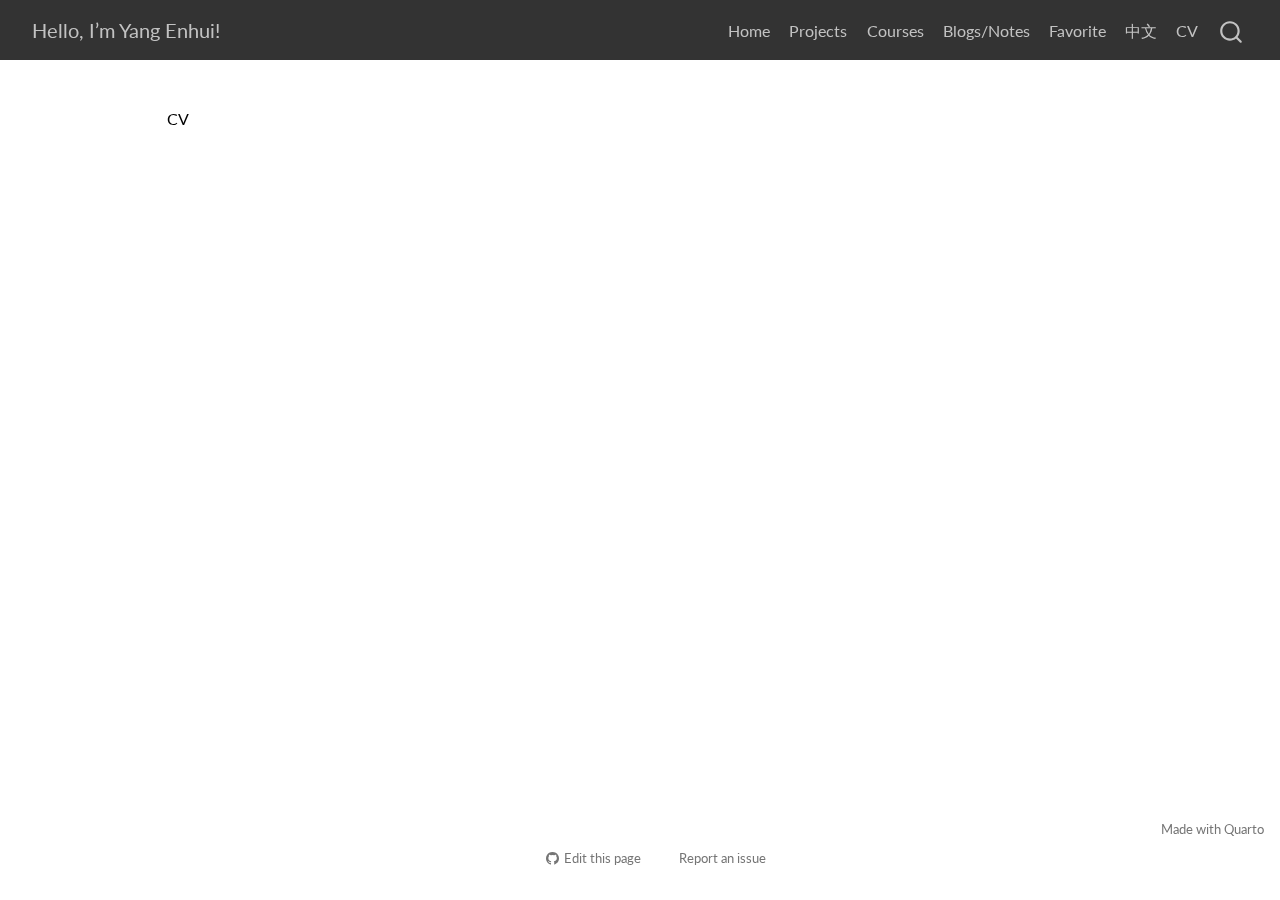
<file: docs/readme.html>
<!DOCTYPE html>
<html xmlns="http://www.w3.org/1999/xhtml" lang="en" xml:lang="en"><head>

<meta charset="utf-8">
<meta name="generator" content="quarto-1.8.24">

<meta name="viewport" content="width=device-width, initial-scale=1.0, user-scalable=yes">


<title>readme – Hello, I'm Yang Enhui!</title>
<style>
code{white-space: pre-wrap;}
span.smallcaps{font-variant: small-caps;}
div.columns{display: flex; gap: min(4vw, 1.5em);}
div.column{flex: auto; overflow-x: auto;}
div.hanging-indent{margin-left: 1.5em; text-indent: -1.5em;}
ul.task-list{list-style: none;}
ul.task-list li input[type="checkbox"] {
  width: 0.8em;
  margin: 0 0.8em 0.2em -1em; /* quarto-specific, see https://github.com/quarto-dev/quarto-cli/issues/4556 */ 
  vertical-align: middle;
}
</style>


<script src="site_libs/quarto-nav/quarto-nav.js"></script>
<script src="site_libs/quarto-nav/headroom.min.js"></script>
<script src="site_libs/clipboard/clipboard.min.js"></script>
<script src="site_libs/quarto-search/autocomplete.umd.js"></script>
<script src="site_libs/quarto-search/fuse.min.js"></script>
<script src="site_libs/quarto-search/quarto-search.js"></script>
<meta name="quarto:offset" content="./">
<link href="./images/favicon.ico" rel="icon">
<script src="site_libs/quarto-html/quarto.js" type="module"></script>
<script src="site_libs/quarto-html/tabsets/tabsets.js" type="module"></script>
<script src="site_libs/quarto-html/axe/axe-check.js" type="module"></script>
<script src="site_libs/quarto-html/popper.min.js"></script>
<script src="site_libs/quarto-html/tippy.umd.min.js"></script>
<script src="site_libs/quarto-html/anchor.min.js"></script>
<link href="site_libs/quarto-html/tippy.css" rel="stylesheet">
<link href="site_libs/quarto-html/quarto-syntax-highlighting-933c14d29d5c578a38b5020fa70fc493.css" rel="stylesheet" id="quarto-text-highlighting-styles">
<script src="site_libs/bootstrap/bootstrap.min.js"></script>
<link href="site_libs/bootstrap/bootstrap-icons.css" rel="stylesheet">
<link href="site_libs/bootstrap/bootstrap-fd10af68dfd375810b9d505f903e4f58.min.css" rel="stylesheet" append-hash="true" id="quarto-bootstrap" data-mode="light">
<script id="quarto-search-options" type="application/json">{
  "location": "navbar",
  "copy-button": false,
  "collapse-after": 3,
  "panel-placement": "end",
  "type": "overlay",
  "limit": 50,
  "keyboard-shortcut": [
    "f",
    "/",
    "s"
  ],
  "show-item-context": false,
  "language": {
    "search-no-results-text": "No results",
    "search-matching-documents-text": "matching documents",
    "search-copy-link-title": "Copy link to search",
    "search-hide-matches-text": "Hide additional matches",
    "search-more-match-text": "more match in this document",
    "search-more-matches-text": "more matches in this document",
    "search-clear-button-title": "Clear",
    "search-text-placeholder": "",
    "search-detached-cancel-button-title": "Cancel",
    "search-submit-button-title": "Submit",
    "search-label": "Search"
  }
}</script>


</head>

<body class="nav-fixed quarto-light">

<div id="quarto-search-results"></div>
  <header id="quarto-header" class="headroom fixed-top">
    <nav class="navbar navbar-expand-lg " data-bs-theme="dark">
      <div class="navbar-container container-fluid">
      <div class="navbar-brand-container mx-auto">
    <a href="./index.html" class="navbar-brand navbar-brand-logo">
    </a>
    <a class="navbar-brand" href="./index.html">
    <span class="navbar-title">Hello, I’m Yang Enhui!</span>
    </a>
  </div>
            <div id="quarto-search" class="" title="Search"></div>
          <button class="navbar-toggler" type="button" data-bs-toggle="collapse" data-bs-target="#navbarCollapse" aria-controls="navbarCollapse" role="menu" aria-expanded="false" aria-label="Toggle navigation" onclick="if (window.quartoToggleHeadroom) { window.quartoToggleHeadroom(); }">
  <span class="navbar-toggler-icon"></span>
</button>
          <div class="collapse navbar-collapse" id="navbarCollapse">
            <ul class="navbar-nav navbar-nav-scroll ms-auto">
  <li class="nav-item">
    <a class="nav-link" href="./index.html"> 
<span class="menu-text">Home</span></a>
  </li>  
  <li class="nav-item">
    <a class="nav-link" href="./projects.html"> 
<span class="menu-text">Projects</span></a>
  </li>  
  <li class="nav-item">
    <a class="nav-link" href="./courses.html"> 
<span class="menu-text">Courses</span></a>
  </li>  
  <li class="nav-item">
    <a class="nav-link" href="./notes.html"> 
<span class="menu-text">Blogs/Notes</span></a>
  </li>  
  <li class="nav-item">
    <a class="nav-link" href="./favorite.html"> 
<span class="menu-text">Favorite</span></a>
  </li>  
  <li class="nav-item">
    <a class="nav-link" href="./yangenhui.pdf"> 
<span class="menu-text">中文</span></a>
  </li>  
  <li class="nav-item">
    <a class="nav-link" href="./yangenhui.pdf"> 
<span class="menu-text">CV</span></a>
  </li>  
</ul>
          </div> <!-- /navcollapse -->
            <div class="quarto-navbar-tools">
</div>
      </div> <!-- /container-fluid -->
    </nav>
</header>
<!-- content -->
<div id="quarto-content" class="quarto-container page-columns page-rows-contents page-layout-article page-navbar">
<!-- sidebar -->
<!-- margin-sidebar -->
    <div id="quarto-margin-sidebar" class="sidebar margin-sidebar zindex-bottom">
        
    </div>
<!-- main -->
<main class="content" id="quarto-document-content"><header id="title-block-header" class="quarto-title-block"></header>




<p>CV</p>



</main> <!-- /main -->
<script id="quarto-html-after-body" type="application/javascript">
  window.document.addEventListener("DOMContentLoaded", function (event) {
    const icon = "";
    const anchorJS = new window.AnchorJS();
    anchorJS.options = {
      placement: 'right',
      icon: icon
    };
    anchorJS.add('.anchored');
    const isCodeAnnotation = (el) => {
      for (const clz of el.classList) {
        if (clz.startsWith('code-annotation-')) {                     
          return true;
        }
      }
      return false;
    }
    const onCopySuccess = function(e) {
      // button target
      const button = e.trigger;
      // don't keep focus
      button.blur();
      // flash "checked"
      button.classList.add('code-copy-button-checked');
      var currentTitle = button.getAttribute("title");
      button.setAttribute("title", "Copied!");
      let tooltip;
      if (window.bootstrap) {
        button.setAttribute("data-bs-toggle", "tooltip");
        button.setAttribute("data-bs-placement", "left");
        button.setAttribute("data-bs-title", "Copied!");
        tooltip = new bootstrap.Tooltip(button, 
          { trigger: "manual", 
            customClass: "code-copy-button-tooltip",
            offset: [0, -8]});
        tooltip.show();    
      }
      setTimeout(function() {
        if (tooltip) {
          tooltip.hide();
          button.removeAttribute("data-bs-title");
          button.removeAttribute("data-bs-toggle");
          button.removeAttribute("data-bs-placement");
        }
        button.setAttribute("title", currentTitle);
        button.classList.remove('code-copy-button-checked');
      }, 1000);
      // clear code selection
      e.clearSelection();
    }
    const getTextToCopy = function(trigger) {
      const outerScaffold = trigger.parentElement.cloneNode(true);
      const codeEl = outerScaffold.querySelector('code');
      for (const childEl of codeEl.children) {
        if (isCodeAnnotation(childEl)) {
          childEl.remove();
        }
      }
      return codeEl.innerText;
    }
    const clipboard = new window.ClipboardJS('.code-copy-button:not([data-in-quarto-modal])', {
      text: getTextToCopy
    });
    clipboard.on('success', onCopySuccess);
    if (window.document.getElementById('quarto-embedded-source-code-modal')) {
      const clipboardModal = new window.ClipboardJS('.code-copy-button[data-in-quarto-modal]', {
        text: getTextToCopy,
        container: window.document.getElementById('quarto-embedded-source-code-modal')
      });
      clipboardModal.on('success', onCopySuccess);
    }
      var localhostRegex = new RegExp(/^(?:http|https):\/\/localhost\:?[0-9]*\//);
      var mailtoRegex = new RegExp(/^mailto:/);
        var filterRegex = new RegExp("https:\/\/yangeh03\.github\.io");
      var isInternal = (href) => {
          return filterRegex.test(href) || localhostRegex.test(href) || mailtoRegex.test(href);
      }
      // Inspect non-navigation links and adorn them if external
     var links = window.document.querySelectorAll('a[href]:not(.nav-link):not(.navbar-brand):not(.toc-action):not(.sidebar-link):not(.sidebar-item-toggle):not(.pagination-link):not(.no-external):not([aria-hidden]):not(.dropdown-item):not(.quarto-navigation-tool):not(.about-link)');
      for (var i=0; i<links.length; i++) {
        const link = links[i];
        if (!isInternal(link.href)) {
          // undo the damage that might have been done by quarto-nav.js in the case of
          // links that we want to consider external
          if (link.dataset.originalHref !== undefined) {
            link.href = link.dataset.originalHref;
          }
        }
      }
    function tippyHover(el, contentFn, onTriggerFn, onUntriggerFn) {
      const config = {
        allowHTML: true,
        maxWidth: 500,
        delay: 100,
        arrow: false,
        appendTo: function(el) {
            return el.parentElement;
        },
        interactive: true,
        interactiveBorder: 10,
        theme: 'quarto',
        placement: 'bottom-start',
      };
      if (contentFn) {
        config.content = contentFn;
      }
      if (onTriggerFn) {
        config.onTrigger = onTriggerFn;
      }
      if (onUntriggerFn) {
        config.onUntrigger = onUntriggerFn;
      }
      window.tippy(el, config); 
    }
    const noterefs = window.document.querySelectorAll('a[role="doc-noteref"]');
    for (var i=0; i<noterefs.length; i++) {
      const ref = noterefs[i];
      tippyHover(ref, function() {
        // use id or data attribute instead here
        let href = ref.getAttribute('data-footnote-href') || ref.getAttribute('href');
        try { href = new URL(href).hash; } catch {}
        const id = href.replace(/^#\/?/, "");
        const note = window.document.getElementById(id);
        if (note) {
          return note.innerHTML;
        } else {
          return "";
        }
      });
    }
    const xrefs = window.document.querySelectorAll('a.quarto-xref');
    const processXRef = (id, note) => {
      // Strip column container classes
      const stripColumnClz = (el) => {
        el.classList.remove("page-full", "page-columns");
        if (el.children) {
          for (const child of el.children) {
            stripColumnClz(child);
          }
        }
      }
      stripColumnClz(note)
      if (id === null || id.startsWith('sec-')) {
        // Special case sections, only their first couple elements
        const container = document.createElement("div");
        if (note.children && note.children.length > 2) {
          container.appendChild(note.children[0].cloneNode(true));
          for (let i = 1; i < note.children.length; i++) {
            const child = note.children[i];
            if (child.tagName === "P" && child.innerText === "") {
              continue;
            } else {
              container.appendChild(child.cloneNode(true));
              break;
            }
          }
          if (window.Quarto?.typesetMath) {
            window.Quarto.typesetMath(container);
          }
          return container.innerHTML
        } else {
          if (window.Quarto?.typesetMath) {
            window.Quarto.typesetMath(note);
          }
          return note.innerHTML;
        }
      } else {
        // Remove any anchor links if they are present
        const anchorLink = note.querySelector('a.anchorjs-link');
        if (anchorLink) {
          anchorLink.remove();
        }
        if (window.Quarto?.typesetMath) {
          window.Quarto.typesetMath(note);
        }
        if (note.classList.contains("callout")) {
          return note.outerHTML;
        } else {
          return note.innerHTML;
        }
      }
    }
    for (var i=0; i<xrefs.length; i++) {
      const xref = xrefs[i];
      tippyHover(xref, undefined, function(instance) {
        instance.disable();
        let url = xref.getAttribute('href');
        let hash = undefined; 
        if (url.startsWith('#')) {
          hash = url;
        } else {
          try { hash = new URL(url).hash; } catch {}
        }
        if (hash) {
          const id = hash.replace(/^#\/?/, "");
          const note = window.document.getElementById(id);
          if (note !== null) {
            try {
              const html = processXRef(id, note.cloneNode(true));
              instance.setContent(html);
            } finally {
              instance.enable();
              instance.show();
            }
          } else {
            // See if we can fetch this
            fetch(url.split('#')[0])
            .then(res => res.text())
            .then(html => {
              const parser = new DOMParser();
              const htmlDoc = parser.parseFromString(html, "text/html");
              const note = htmlDoc.getElementById(id);
              if (note !== null) {
                const html = processXRef(id, note);
                instance.setContent(html);
              } 
            }).finally(() => {
              instance.enable();
              instance.show();
            });
          }
        } else {
          // See if we can fetch a full url (with no hash to target)
          // This is a special case and we should probably do some content thinning / targeting
          fetch(url)
          .then(res => res.text())
          .then(html => {
            const parser = new DOMParser();
            const htmlDoc = parser.parseFromString(html, "text/html");
            const note = htmlDoc.querySelector('main.content');
            if (note !== null) {
              // This should only happen for chapter cross references
              // (since there is no id in the URL)
              // remove the first header
              if (note.children.length > 0 && note.children[0].tagName === "HEADER") {
                note.children[0].remove();
              }
              const html = processXRef(null, note);
              instance.setContent(html);
            } 
          }).finally(() => {
            instance.enable();
            instance.show();
          });
        }
      }, function(instance) {
      });
    }
        let selectedAnnoteEl;
        const selectorForAnnotation = ( cell, annotation) => {
          let cellAttr = 'data-code-cell="' + cell + '"';
          let lineAttr = 'data-code-annotation="' +  annotation + '"';
          const selector = 'span[' + cellAttr + '][' + lineAttr + ']';
          return selector;
        }
        const selectCodeLines = (annoteEl) => {
          const doc = window.document;
          const targetCell = annoteEl.getAttribute("data-target-cell");
          const targetAnnotation = annoteEl.getAttribute("data-target-annotation");
          const annoteSpan = window.document.querySelector(selectorForAnnotation(targetCell, targetAnnotation));
          const lines = annoteSpan.getAttribute("data-code-lines").split(",");
          const lineIds = lines.map((line) => {
            return targetCell + "-" + line;
          })
          let top = null;
          let height = null;
          let parent = null;
          if (lineIds.length > 0) {
              //compute the position of the single el (top and bottom and make a div)
              const el = window.document.getElementById(lineIds[0]);
              top = el.offsetTop;
              height = el.offsetHeight;
              parent = el.parentElement.parentElement;
            if (lineIds.length > 1) {
              const lastEl = window.document.getElementById(lineIds[lineIds.length - 1]);
              const bottom = lastEl.offsetTop + lastEl.offsetHeight;
              height = bottom - top;
            }
            if (top !== null && height !== null && parent !== null) {
              // cook up a div (if necessary) and position it 
              let div = window.document.getElementById("code-annotation-line-highlight");
              if (div === null) {
                div = window.document.createElement("div");
                div.setAttribute("id", "code-annotation-line-highlight");
                div.style.position = 'absolute';
                parent.appendChild(div);
              }
              div.style.top = top - 2 + "px";
              div.style.height = height + 4 + "px";
              div.style.left = 0;
              let gutterDiv = window.document.getElementById("code-annotation-line-highlight-gutter");
              if (gutterDiv === null) {
                gutterDiv = window.document.createElement("div");
                gutterDiv.setAttribute("id", "code-annotation-line-highlight-gutter");
                gutterDiv.style.position = 'absolute';
                const codeCell = window.document.getElementById(targetCell);
                const gutter = codeCell.querySelector('.code-annotation-gutter');
                gutter.appendChild(gutterDiv);
              }
              gutterDiv.style.top = top - 2 + "px";
              gutterDiv.style.height = height + 4 + "px";
            }
            selectedAnnoteEl = annoteEl;
          }
        };
        const unselectCodeLines = () => {
          const elementsIds = ["code-annotation-line-highlight", "code-annotation-line-highlight-gutter"];
          elementsIds.forEach((elId) => {
            const div = window.document.getElementById(elId);
            if (div) {
              div.remove();
            }
          });
          selectedAnnoteEl = undefined;
        };
          // Handle positioning of the toggle
      window.addEventListener(
        "resize",
        throttle(() => {
          elRect = undefined;
          if (selectedAnnoteEl) {
            selectCodeLines(selectedAnnoteEl);
          }
        }, 10)
      );
      function throttle(fn, ms) {
      let throttle = false;
      let timer;
        return (...args) => {
          if(!throttle) { // first call gets through
              fn.apply(this, args);
              throttle = true;
          } else { // all the others get throttled
              if(timer) clearTimeout(timer); // cancel #2
              timer = setTimeout(() => {
                fn.apply(this, args);
                timer = throttle = false;
              }, ms);
          }
        };
      }
        // Attach click handler to the DT
        const annoteDls = window.document.querySelectorAll('dt[data-target-cell]');
        for (const annoteDlNode of annoteDls) {
          annoteDlNode.addEventListener('click', (event) => {
            const clickedEl = event.target;
            if (clickedEl !== selectedAnnoteEl) {
              unselectCodeLines();
              const activeEl = window.document.querySelector('dt[data-target-cell].code-annotation-active');
              if (activeEl) {
                activeEl.classList.remove('code-annotation-active');
              }
              selectCodeLines(clickedEl);
              clickedEl.classList.add('code-annotation-active');
            } else {
              // Unselect the line
              unselectCodeLines();
              clickedEl.classList.remove('code-annotation-active');
            }
          });
        }
    const findCites = (el) => {
      const parentEl = el.parentElement;
      if (parentEl) {
        const cites = parentEl.dataset.cites;
        if (cites) {
          return {
            el,
            cites: cites.split(' ')
          };
        } else {
          return findCites(el.parentElement)
        }
      } else {
        return undefined;
      }
    };
    var bibliorefs = window.document.querySelectorAll('a[role="doc-biblioref"]');
    for (var i=0; i<bibliorefs.length; i++) {
      const ref = bibliorefs[i];
      const citeInfo = findCites(ref);
      if (citeInfo) {
        tippyHover(citeInfo.el, function() {
          var popup = window.document.createElement('div');
          citeInfo.cites.forEach(function(cite) {
            var citeDiv = window.document.createElement('div');
            citeDiv.classList.add('hanging-indent');
            citeDiv.classList.add('csl-entry');
            var biblioDiv = window.document.getElementById('ref-' + cite);
            if (biblioDiv) {
              citeDiv.innerHTML = biblioDiv.innerHTML;
            }
            popup.appendChild(citeDiv);
          });
          return popup.innerHTML;
        });
      }
    }
  });
  </script>
</div> <!-- /content -->
<footer class="footer">
  <div class="nav-footer">
    <div class="nav-footer-left">
      &nbsp;
    </div>   
    <div class="nav-footer-center">
      &nbsp;
    <div class="toc-actions"><ul><li><a href="https://github.com/yangeh03/yangeh03.github.io/edit/main/readme.md" class="toc-action"><i class="bi bi-github"></i>Edit this page</a></li><li><a href="https://github.com/yangeh03/yangeh03.github.io/issues/new" class="toc-action"><i class="bi empty"></i>Report an issue</a></li></ul></div></div>
    <div class="nav-footer-right">
<p>Made with <a href="https://quarto.org/">Quarto</a><br></p>
</div>
  </div>
</footer>




</body></html>
</file>
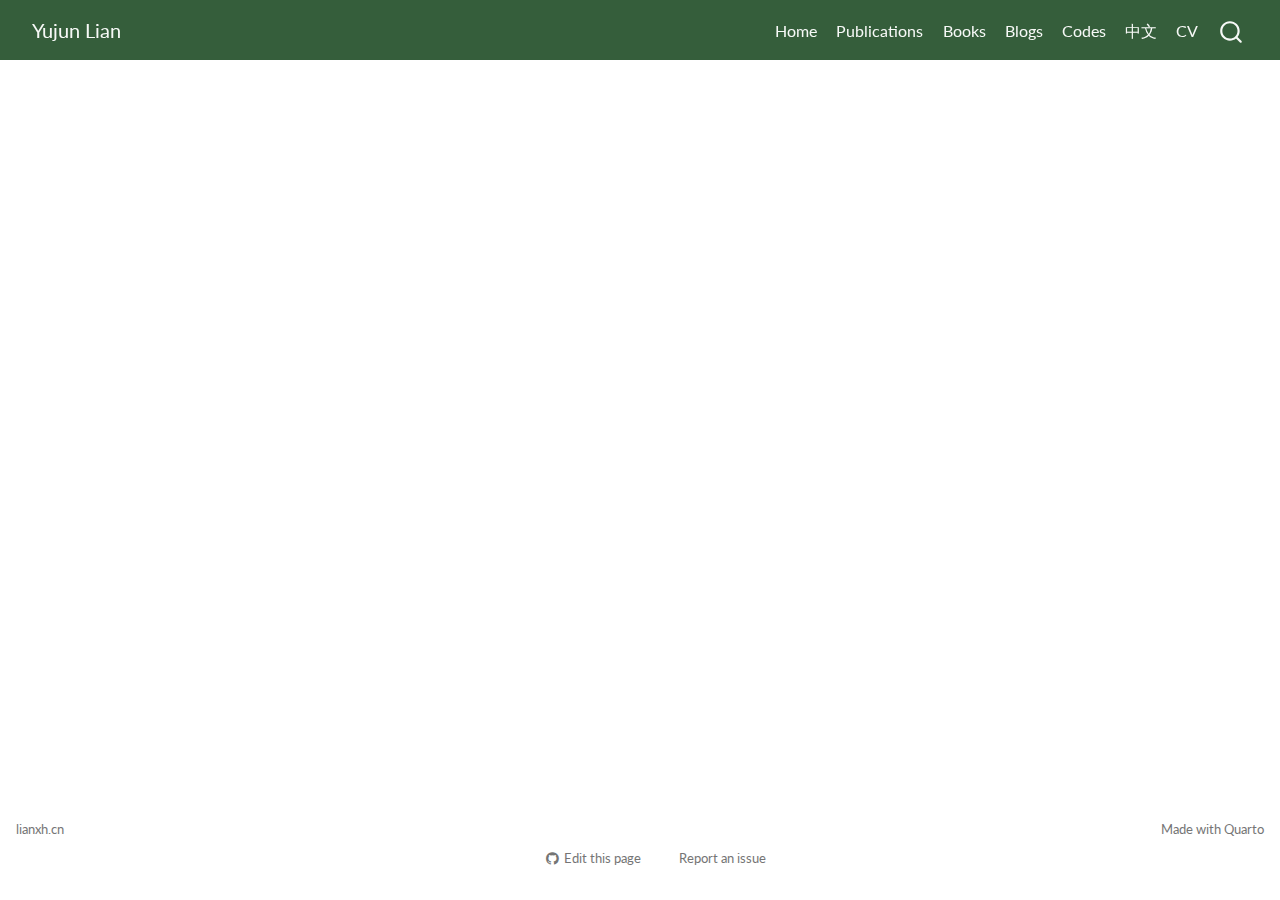
<file: docs/Teaching.html>
<!DOCTYPE html>
<html xmlns="http://www.w3.org/1999/xhtml" lang="en" xml:lang="en"><head>

<meta charset="utf-8">
<meta name="generator" content="quarto-1.8.24">

<meta name="viewport" content="width=device-width, initial-scale=1.0, user-scalable=yes">


<title>teaching – Yujun Lian</title>
<style>
code{white-space: pre-wrap;}
span.smallcaps{font-variant: small-caps;}
div.columns{display: flex; gap: min(4vw, 1.5em);}
div.column{flex: auto; overflow-x: auto;}
div.hanging-indent{margin-left: 1.5em; text-indent: -1.5em;}
ul.task-list{list-style: none;}
ul.task-list li input[type="checkbox"] {
  width: 0.8em;
  margin: 0 0.8em 0.2em -1em; /* quarto-specific, see https://github.com/quarto-dev/quarto-cli/issues/4556 */ 
  vertical-align: middle;
}
</style>


<script src="site_libs/quarto-nav/quarto-nav.js"></script>
<script src="site_libs/quarto-nav/headroom.min.js"></script>
<script src="site_libs/clipboard/clipboard.min.js"></script>
<script src="site_libs/quarto-search/autocomplete.umd.js"></script>
<script src="site_libs/quarto-search/fuse.min.js"></script>
<script src="site_libs/quarto-search/quarto-search.js"></script>
<meta name="quarto:offset" content="./">
<link href="./images/site-logo.png" rel="icon" type="image/png">
<script src="site_libs/quarto-html/quarto.js" type="module"></script>
<script src="site_libs/quarto-html/tabsets/tabsets.js" type="module"></script>
<script src="site_libs/quarto-html/axe/axe-check.js" type="module"></script>
<script src="site_libs/quarto-html/popper.min.js"></script>
<script src="site_libs/quarto-html/tippy.umd.min.js"></script>
<script src="site_libs/quarto-html/anchor.min.js"></script>
<link href="site_libs/quarto-html/tippy.css" rel="stylesheet">
<link href="site_libs/quarto-html/quarto-syntax-highlighting-933c14d29d5c578a38b5020fa70fc493.css" rel="stylesheet" id="quarto-text-highlighting-styles">
<script src="site_libs/bootstrap/bootstrap.min.js"></script>
<link href="site_libs/bootstrap/bootstrap-icons.css" rel="stylesheet">
<link href="site_libs/bootstrap/bootstrap-dcd3f882ce34d46ee7077e423b65942c.min.css" rel="stylesheet" append-hash="true" id="quarto-bootstrap" data-mode="light">
<script id="quarto-search-options" type="application/json">{
  "location": "navbar",
  "copy-button": false,
  "collapse-after": 3,
  "panel-placement": "end",
  "type": "overlay",
  "limit": 50,
  "keyboard-shortcut": [
    "f",
    "/",
    "s"
  ],
  "show-item-context": false,
  "language": {
    "search-no-results-text": "No results",
    "search-matching-documents-text": "matching documents",
    "search-copy-link-title": "Copy link to search",
    "search-hide-matches-text": "Hide additional matches",
    "search-more-match-text": "more match in this document",
    "search-more-matches-text": "more matches in this document",
    "search-clear-button-title": "Clear",
    "search-text-placeholder": "",
    "search-detached-cancel-button-title": "Cancel",
    "search-submit-button-title": "Submit",
    "search-label": "Search"
  }
}</script>


</head>

<body class="nav-fixed quarto-light">

<div id="quarto-search-results"></div>
  <header id="quarto-header" class="headroom fixed-top">
    <nav class="navbar navbar-expand-lg " data-bs-theme="dark">
      <div class="navbar-container container-fluid">
      <div class="navbar-brand-container mx-auto">
    <a href="./index.html" class="navbar-brand navbar-brand-logo">
    </a>
    <a class="navbar-brand" href="./index.html">
    <span class="navbar-title">Yujun Lian</span>
    </a>
  </div>
            <div id="quarto-search" class="" title="Search"></div>
          <button class="navbar-toggler" type="button" data-bs-toggle="collapse" data-bs-target="#navbarCollapse" aria-controls="navbarCollapse" role="menu" aria-expanded="false" aria-label="Toggle navigation" onclick="if (window.quartoToggleHeadroom) { window.quartoToggleHeadroom(); }">
  <span class="navbar-toggler-icon"></span>
</button>
          <div class="collapse navbar-collapse" id="navbarCollapse">
            <ul class="navbar-nav navbar-nav-scroll ms-auto">
  <li class="nav-item">
    <a class="nav-link" href="./index.html"> 
<span class="menu-text">Home</span></a>
  </li>  
  <li class="nav-item">
    <a class="nav-link" href="./publications.html"> 
<span class="menu-text">Publications</span></a>
  </li>  
  <li class="nav-item">
    <a class="nav-link" href="./books.html"> 
<span class="menu-text">Books</span></a>
  </li>  
  <li class="nav-item">
    <a class="nav-link" href="./blog.html"> 
<span class="menu-text">Blogs</span></a>
  </li>  
  <li class="nav-item">
    <a class="nav-link" href="./codes.html"> 
<span class="menu-text">Codes</span></a>
  </li>  
  <li class="nav-item">
    <a class="nav-link" href="./Chinese.html"> 
<span class="menu-text">中文</span></a>
  </li>  
  <li class="nav-item">
    <a class="nav-link" href="./CV.pdf"> 
<span class="menu-text">CV</span></a>
  </li>  
</ul>
          </div> <!-- /navcollapse -->
            <div class="quarto-navbar-tools">
</div>
      </div> <!-- /container-fluid -->
    </nav>
</header>
<!-- content -->
<div id="quarto-content" class="quarto-container page-columns page-rows-contents page-layout-article page-navbar">
<!-- sidebar -->
<!-- margin-sidebar -->
    <div id="quarto-margin-sidebar" class="sidebar margin-sidebar zindex-bottom">
        
    </div>
<!-- main -->
<main class="content" id="quarto-document-content"><header id="title-block-header" class="quarto-title-block"></header>







</main> <!-- /main -->
<script id="quarto-html-after-body" type="application/javascript">
  window.document.addEventListener("DOMContentLoaded", function (event) {
    const icon = "";
    const anchorJS = new window.AnchorJS();
    anchorJS.options = {
      placement: 'right',
      icon: icon
    };
    anchorJS.add('.anchored');
    const isCodeAnnotation = (el) => {
      for (const clz of el.classList) {
        if (clz.startsWith('code-annotation-')) {                     
          return true;
        }
      }
      return false;
    }
    const onCopySuccess = function(e) {
      // button target
      const button = e.trigger;
      // don't keep focus
      button.blur();
      // flash "checked"
      button.classList.add('code-copy-button-checked');
      var currentTitle = button.getAttribute("title");
      button.setAttribute("title", "Copied!");
      let tooltip;
      if (window.bootstrap) {
        button.setAttribute("data-bs-toggle", "tooltip");
        button.setAttribute("data-bs-placement", "left");
        button.setAttribute("data-bs-title", "Copied!");
        tooltip = new bootstrap.Tooltip(button, 
          { trigger: "manual", 
            customClass: "code-copy-button-tooltip",
            offset: [0, -8]});
        tooltip.show();    
      }
      setTimeout(function() {
        if (tooltip) {
          tooltip.hide();
          button.removeAttribute("data-bs-title");
          button.removeAttribute("data-bs-toggle");
          button.removeAttribute("data-bs-placement");
        }
        button.setAttribute("title", currentTitle);
        button.classList.remove('code-copy-button-checked');
      }, 1000);
      // clear code selection
      e.clearSelection();
    }
    const getTextToCopy = function(trigger) {
      const outerScaffold = trigger.parentElement.cloneNode(true);
      const codeEl = outerScaffold.querySelector('code');
      for (const childEl of codeEl.children) {
        if (isCodeAnnotation(childEl)) {
          childEl.remove();
        }
      }
      return codeEl.innerText;
    }
    const clipboard = new window.ClipboardJS('.code-copy-button:not([data-in-quarto-modal])', {
      text: getTextToCopy
    });
    clipboard.on('success', onCopySuccess);
    if (window.document.getElementById('quarto-embedded-source-code-modal')) {
      const clipboardModal = new window.ClipboardJS('.code-copy-button[data-in-quarto-modal]', {
        text: getTextToCopy,
        container: window.document.getElementById('quarto-embedded-source-code-modal')
      });
      clipboardModal.on('success', onCopySuccess);
    }
      var localhostRegex = new RegExp(/^(?:http|https):\/\/localhost\:?[0-9]*\//);
      var mailtoRegex = new RegExp(/^mailto:/);
        var filterRegex = new RegExp("https:\/\/lianyujun\.github\.io");
      var isInternal = (href) => {
          return filterRegex.test(href) || localhostRegex.test(href) || mailtoRegex.test(href);
      }
      // Inspect non-navigation links and adorn them if external
     var links = window.document.querySelectorAll('a[href]:not(.nav-link):not(.navbar-brand):not(.toc-action):not(.sidebar-link):not(.sidebar-item-toggle):not(.pagination-link):not(.no-external):not([aria-hidden]):not(.dropdown-item):not(.quarto-navigation-tool):not(.about-link)');
      for (var i=0; i<links.length; i++) {
        const link = links[i];
        if (!isInternal(link.href)) {
          // undo the damage that might have been done by quarto-nav.js in the case of
          // links that we want to consider external
          if (link.dataset.originalHref !== undefined) {
            link.href = link.dataset.originalHref;
          }
        }
      }
    function tippyHover(el, contentFn, onTriggerFn, onUntriggerFn) {
      const config = {
        allowHTML: true,
        maxWidth: 500,
        delay: 100,
        arrow: false,
        appendTo: function(el) {
            return el.parentElement;
        },
        interactive: true,
        interactiveBorder: 10,
        theme: 'quarto',
        placement: 'bottom-start',
      };
      if (contentFn) {
        config.content = contentFn;
      }
      if (onTriggerFn) {
        config.onTrigger = onTriggerFn;
      }
      if (onUntriggerFn) {
        config.onUntrigger = onUntriggerFn;
      }
      window.tippy(el, config); 
    }
    const noterefs = window.document.querySelectorAll('a[role="doc-noteref"]');
    for (var i=0; i<noterefs.length; i++) {
      const ref = noterefs[i];
      tippyHover(ref, function() {
        // use id or data attribute instead here
        let href = ref.getAttribute('data-footnote-href') || ref.getAttribute('href');
        try { href = new URL(href).hash; } catch {}
        const id = href.replace(/^#\/?/, "");
        const note = window.document.getElementById(id);
        if (note) {
          return note.innerHTML;
        } else {
          return "";
        }
      });
    }
    const xrefs = window.document.querySelectorAll('a.quarto-xref');
    const processXRef = (id, note) => {
      // Strip column container classes
      const stripColumnClz = (el) => {
        el.classList.remove("page-full", "page-columns");
        if (el.children) {
          for (const child of el.children) {
            stripColumnClz(child);
          }
        }
      }
      stripColumnClz(note)
      if (id === null || id.startsWith('sec-')) {
        // Special case sections, only their first couple elements
        const container = document.createElement("div");
        if (note.children && note.children.length > 2) {
          container.appendChild(note.children[0].cloneNode(true));
          for (let i = 1; i < note.children.length; i++) {
            const child = note.children[i];
            if (child.tagName === "P" && child.innerText === "") {
              continue;
            } else {
              container.appendChild(child.cloneNode(true));
              break;
            }
          }
          if (window.Quarto?.typesetMath) {
            window.Quarto.typesetMath(container);
          }
          return container.innerHTML
        } else {
          if (window.Quarto?.typesetMath) {
            window.Quarto.typesetMath(note);
          }
          return note.innerHTML;
        }
      } else {
        // Remove any anchor links if they are present
        const anchorLink = note.querySelector('a.anchorjs-link');
        if (anchorLink) {
          anchorLink.remove();
        }
        if (window.Quarto?.typesetMath) {
          window.Quarto.typesetMath(note);
        }
        if (note.classList.contains("callout")) {
          return note.outerHTML;
        } else {
          return note.innerHTML;
        }
      }
    }
    for (var i=0; i<xrefs.length; i++) {
      const xref = xrefs[i];
      tippyHover(xref, undefined, function(instance) {
        instance.disable();
        let url = xref.getAttribute('href');
        let hash = undefined; 
        if (url.startsWith('#')) {
          hash = url;
        } else {
          try { hash = new URL(url).hash; } catch {}
        }
        if (hash) {
          const id = hash.replace(/^#\/?/, "");
          const note = window.document.getElementById(id);
          if (note !== null) {
            try {
              const html = processXRef(id, note.cloneNode(true));
              instance.setContent(html);
            } finally {
              instance.enable();
              instance.show();
            }
          } else {
            // See if we can fetch this
            fetch(url.split('#')[0])
            .then(res => res.text())
            .then(html => {
              const parser = new DOMParser();
              const htmlDoc = parser.parseFromString(html, "text/html");
              const note = htmlDoc.getElementById(id);
              if (note !== null) {
                const html = processXRef(id, note);
                instance.setContent(html);
              } 
            }).finally(() => {
              instance.enable();
              instance.show();
            });
          }
        } else {
          // See if we can fetch a full url (with no hash to target)
          // This is a special case and we should probably do some content thinning / targeting
          fetch(url)
          .then(res => res.text())
          .then(html => {
            const parser = new DOMParser();
            const htmlDoc = parser.parseFromString(html, "text/html");
            const note = htmlDoc.querySelector('main.content');
            if (note !== null) {
              // This should only happen for chapter cross references
              // (since there is no id in the URL)
              // remove the first header
              if (note.children.length > 0 && note.children[0].tagName === "HEADER") {
                note.children[0].remove();
              }
              const html = processXRef(null, note);
              instance.setContent(html);
            } 
          }).finally(() => {
            instance.enable();
            instance.show();
          });
        }
      }, function(instance) {
      });
    }
        let selectedAnnoteEl;
        const selectorForAnnotation = ( cell, annotation) => {
          let cellAttr = 'data-code-cell="' + cell + '"';
          let lineAttr = 'data-code-annotation="' +  annotation + '"';
          const selector = 'span[' + cellAttr + '][' + lineAttr + ']';
          return selector;
        }
        const selectCodeLines = (annoteEl) => {
          const doc = window.document;
          const targetCell = annoteEl.getAttribute("data-target-cell");
          const targetAnnotation = annoteEl.getAttribute("data-target-annotation");
          const annoteSpan = window.document.querySelector(selectorForAnnotation(targetCell, targetAnnotation));
          const lines = annoteSpan.getAttribute("data-code-lines").split(",");
          const lineIds = lines.map((line) => {
            return targetCell + "-" + line;
          })
          let top = null;
          let height = null;
          let parent = null;
          if (lineIds.length > 0) {
              //compute the position of the single el (top and bottom and make a div)
              const el = window.document.getElementById(lineIds[0]);
              top = el.offsetTop;
              height = el.offsetHeight;
              parent = el.parentElement.parentElement;
            if (lineIds.length > 1) {
              const lastEl = window.document.getElementById(lineIds[lineIds.length - 1]);
              const bottom = lastEl.offsetTop + lastEl.offsetHeight;
              height = bottom - top;
            }
            if (top !== null && height !== null && parent !== null) {
              // cook up a div (if necessary) and position it 
              let div = window.document.getElementById("code-annotation-line-highlight");
              if (div === null) {
                div = window.document.createElement("div");
                div.setAttribute("id", "code-annotation-line-highlight");
                div.style.position = 'absolute';
                parent.appendChild(div);
              }
              div.style.top = top - 2 + "px";
              div.style.height = height + 4 + "px";
              div.style.left = 0;
              let gutterDiv = window.document.getElementById("code-annotation-line-highlight-gutter");
              if (gutterDiv === null) {
                gutterDiv = window.document.createElement("div");
                gutterDiv.setAttribute("id", "code-annotation-line-highlight-gutter");
                gutterDiv.style.position = 'absolute';
                const codeCell = window.document.getElementById(targetCell);
                const gutter = codeCell.querySelector('.code-annotation-gutter');
                gutter.appendChild(gutterDiv);
              }
              gutterDiv.style.top = top - 2 + "px";
              gutterDiv.style.height = height + 4 + "px";
            }
            selectedAnnoteEl = annoteEl;
          }
        };
        const unselectCodeLines = () => {
          const elementsIds = ["code-annotation-line-highlight", "code-annotation-line-highlight-gutter"];
          elementsIds.forEach((elId) => {
            const div = window.document.getElementById(elId);
            if (div) {
              div.remove();
            }
          });
          selectedAnnoteEl = undefined;
        };
          // Handle positioning of the toggle
      window.addEventListener(
        "resize",
        throttle(() => {
          elRect = undefined;
          if (selectedAnnoteEl) {
            selectCodeLines(selectedAnnoteEl);
          }
        }, 10)
      );
      function throttle(fn, ms) {
      let throttle = false;
      let timer;
        return (...args) => {
          if(!throttle) { // first call gets through
              fn.apply(this, args);
              throttle = true;
          } else { // all the others get throttled
              if(timer) clearTimeout(timer); // cancel #2
              timer = setTimeout(() => {
                fn.apply(this, args);
                timer = throttle = false;
              }, ms);
          }
        };
      }
        // Attach click handler to the DT
        const annoteDls = window.document.querySelectorAll('dt[data-target-cell]');
        for (const annoteDlNode of annoteDls) {
          annoteDlNode.addEventListener('click', (event) => {
            const clickedEl = event.target;
            if (clickedEl !== selectedAnnoteEl) {
              unselectCodeLines();
              const activeEl = window.document.querySelector('dt[data-target-cell].code-annotation-active');
              if (activeEl) {
                activeEl.classList.remove('code-annotation-active');
              }
              selectCodeLines(clickedEl);
              clickedEl.classList.add('code-annotation-active');
            } else {
              // Unselect the line
              unselectCodeLines();
              clickedEl.classList.remove('code-annotation-active');
            }
          });
        }
    const findCites = (el) => {
      const parentEl = el.parentElement;
      if (parentEl) {
        const cites = parentEl.dataset.cites;
        if (cites) {
          return {
            el,
            cites: cites.split(' ')
          };
        } else {
          return findCites(el.parentElement)
        }
      } else {
        return undefined;
      }
    };
    var bibliorefs = window.document.querySelectorAll('a[role="doc-biblioref"]');
    for (var i=0; i<bibliorefs.length; i++) {
      const ref = bibliorefs[i];
      const citeInfo = findCites(ref);
      if (citeInfo) {
        tippyHover(citeInfo.el, function() {
          var popup = window.document.createElement('div');
          citeInfo.cites.forEach(function(cite) {
            var citeDiv = window.document.createElement('div');
            citeDiv.classList.add('hanging-indent');
            citeDiv.classList.add('csl-entry');
            var biblioDiv = window.document.getElementById('ref-' + cite);
            if (biblioDiv) {
              citeDiv.innerHTML = biblioDiv.innerHTML;
            }
            popup.appendChild(citeDiv);
          });
          return popup.innerHTML;
        });
      }
    }
  });
  </script>
</div> <!-- /content -->
<footer class="footer">
  <div class="nav-footer">
    <div class="nav-footer-left">
<p><a href="https://www.lianxh.cn">lianxh.cn</a><br></p>
</div>   
    <div class="nav-footer-center">
      &nbsp;
    <div class="toc-actions"><ul><li><a href="https://github.com/lianyujun/lianyujun.github.io/edit/main/Teaching.md" class="toc-action"><i class="bi bi-github"></i>Edit this page</a></li><li><a href="https://github.com/lianyujun/lianyujun.github.io/issues/new" class="toc-action"><i class="bi empty"></i>Report an issue</a></li></ul></div></div>
    <div class="nav-footer-right">
<p>Made with <a href="https://quarto.org/">Quarto</a><br></p>
</div>
  </div>
</footer>




</body></html>
</file>
<file: docs/site_libs/quarto-html/tippy.css>
.tippy-box[data-animation=fade][data-state=hidden]{opacity:0}[data-tippy-root]{max-width:calc(100vw - 10px)}.tippy-box{position:relative;background-color:#333;color:#fff;border-radius:4px;font-size:14px;line-height:1.4;white-space:normal;outline:0;transition-property:transform,visibility,opacity}.tippy-box[data-placement^=top]>.tippy-arrow{bottom:0}.tippy-box[data-placement^=top]>.tippy-arrow:before{bottom:-7px;left:0;border-width:8px 8px 0;border-top-color:initial;transform-origin:center top}.tippy-box[data-placement^=bottom]>.tippy-arrow{top:0}.tippy-box[data-placement^=bottom]>.tippy-arrow:before{top:-7px;left:0;border-width:0 8px 8px;border-bottom-color:initial;transform-origin:center bottom}.tippy-box[data-placement^=left]>.tippy-arrow{right:0}.tippy-box[data-placement^=left]>.tippy-arrow:before{border-width:8px 0 8px 8px;border-left-color:initial;right:-7px;transform-origin:center left}.tippy-box[data-placement^=right]>.tippy-arrow{left:0}.tippy-box[data-placement^=right]>.tippy-arrow:before{left:-7px;border-width:8px 8px 8px 0;border-right-color:initial;transform-origin:center right}.tippy-box[data-inertia][data-state=visible]{transition-timing-function:cubic-bezier(.54,1.5,.38,1.11)}.tippy-arrow{width:16px;height:16px;color:#333}.tippy-arrow:before{content:"";position:absolute;border-color:transparent;border-style:solid}.tippy-content{position:relative;padding:5px 9px;z-index:1}
</file>
<file: docs/site_libs/quarto-html/quarto-syntax-highlighting-933c14d29d5c578a38b5020fa70fc493.css>
/* quarto syntax highlight colors */
:root {
  --quarto-hl-ot-color: #003B4F;
  --quarto-hl-at-color: #657422;
  --quarto-hl-ss-color: #20794D;
  --quarto-hl-an-color: #5E5E5E;
  --quarto-hl-fu-color: #4758AB;
  --quarto-hl-st-color: #20794D;
  --quarto-hl-cf-color: #003B4F;
  --quarto-hl-op-color: #5E5E5E;
  --quarto-hl-er-color: #AD0000;
  --quarto-hl-bn-color: #AD0000;
  --quarto-hl-al-color: #AD0000;
  --quarto-hl-va-color: #111111;
  --quarto-hl-bu-color: inherit;
  --quarto-hl-ex-color: inherit;
  --quarto-hl-pp-color: #AD0000;
  --quarto-hl-in-color: #5E5E5E;
  --quarto-hl-vs-color: #20794D;
  --quarto-hl-wa-color: #5E5E5E;
  --quarto-hl-do-color: #5E5E5E;
  --quarto-hl-im-color: #00769E;
  --quarto-hl-ch-color: #20794D;
  --quarto-hl-dt-color: #AD0000;
  --quarto-hl-fl-color: #AD0000;
  --quarto-hl-co-color: #5E5E5E;
  --quarto-hl-cv-color: #5E5E5E;
  --quarto-hl-cn-color: #8f5902;
  --quarto-hl-sc-color: #5E5E5E;
  --quarto-hl-dv-color: #AD0000;
  --quarto-hl-kw-color: #003B4F;
}

/* other quarto variables */
:root {
  --quarto-font-monospace: "Source Code Pro", monospace;
}

/* syntax highlight based on Pandoc's rules */
pre > code.sourceCode > span {
  color: #003B4F;
}

code.sourceCode > span {
  color: #003B4F;
}

div.sourceCode,
div.sourceCode pre.sourceCode {
  color: #003B4F;
}

/* Normal */
code span {
  color: #003B4F;
}

/* Alert */
code span.al {
  color: #AD0000;
  font-style: inherit;
}

/* Annotation */
code span.an {
  color: #5E5E5E;
  font-style: inherit;
}

/* Attribute */
code span.at {
  color: #657422;
  font-style: inherit;
}

/* BaseN */
code span.bn {
  color: #AD0000;
  font-style: inherit;
}

/* BuiltIn */
code span.bu {
  font-style: inherit;
}

/* ControlFlow */
code span.cf {
  color: #003B4F;
  font-weight: bold;
  font-style: inherit;
}

/* Char */
code span.ch {
  color: #20794D;
  font-style: inherit;
}

/* Constant */
code span.cn {
  color: #8f5902;
  font-style: inherit;
}

/* Comment */
code span.co {
  color: #5E5E5E;
  font-style: inherit;
}

/* CommentVar */
code span.cv {
  color: #5E5E5E;
  font-style: italic;
}

/* Documentation */
code span.do {
  color: #5E5E5E;
  font-style: italic;
}

/* DataType */
code span.dt {
  color: #AD0000;
  font-style: inherit;
}

/* DecVal */
code span.dv {
  color: #AD0000;
  font-style: inherit;
}

/* Error */
code span.er {
  color: #AD0000;
  font-style: inherit;
}

/* Extension */
code span.ex {
  font-style: inherit;
}

/* Float */
code span.fl {
  color: #AD0000;
  font-style: inherit;
}

/* Function */
code span.fu {
  color: #4758AB;
  font-style: inherit;
}

/* Import */
code span.im {
  color: #00769E;
  font-style: inherit;
}

/* Information */
code span.in {
  color: #5E5E5E;
  font-style: inherit;
}

/* Keyword */
code span.kw {
  color: #003B4F;
  font-weight: bold;
  font-style: inherit;
}

/* Operator */
code span.op {
  color: #5E5E5E;
  font-style: inherit;
}

/* Other */
code span.ot {
  color: #003B4F;
  font-style: inherit;
}

/* Preprocessor */
code span.pp {
  color: #AD0000;
  font-style: inherit;
}

/* SpecialChar */
code span.sc {
  color: #5E5E5E;
  font-style: inherit;
}

/* SpecialString */
code span.ss {
  color: #20794D;
  font-style: inherit;
}

/* String */
code span.st {
  color: #20794D;
  font-style: inherit;
}

/* Variable */
code span.va {
  color: #111111;
  font-style: inherit;
}

/* VerbatimString */
code span.vs {
  color: #20794D;
  font-style: inherit;
}

/* Warning */
code span.wa {
  color: #5E5E5E;
  font-style: italic;
}

.prevent-inlining {
  content: "</";
}

/*# sourceMappingURL=56f05f2e3d7468a3d38dcdd8764f80b1.css.map */
</file>
